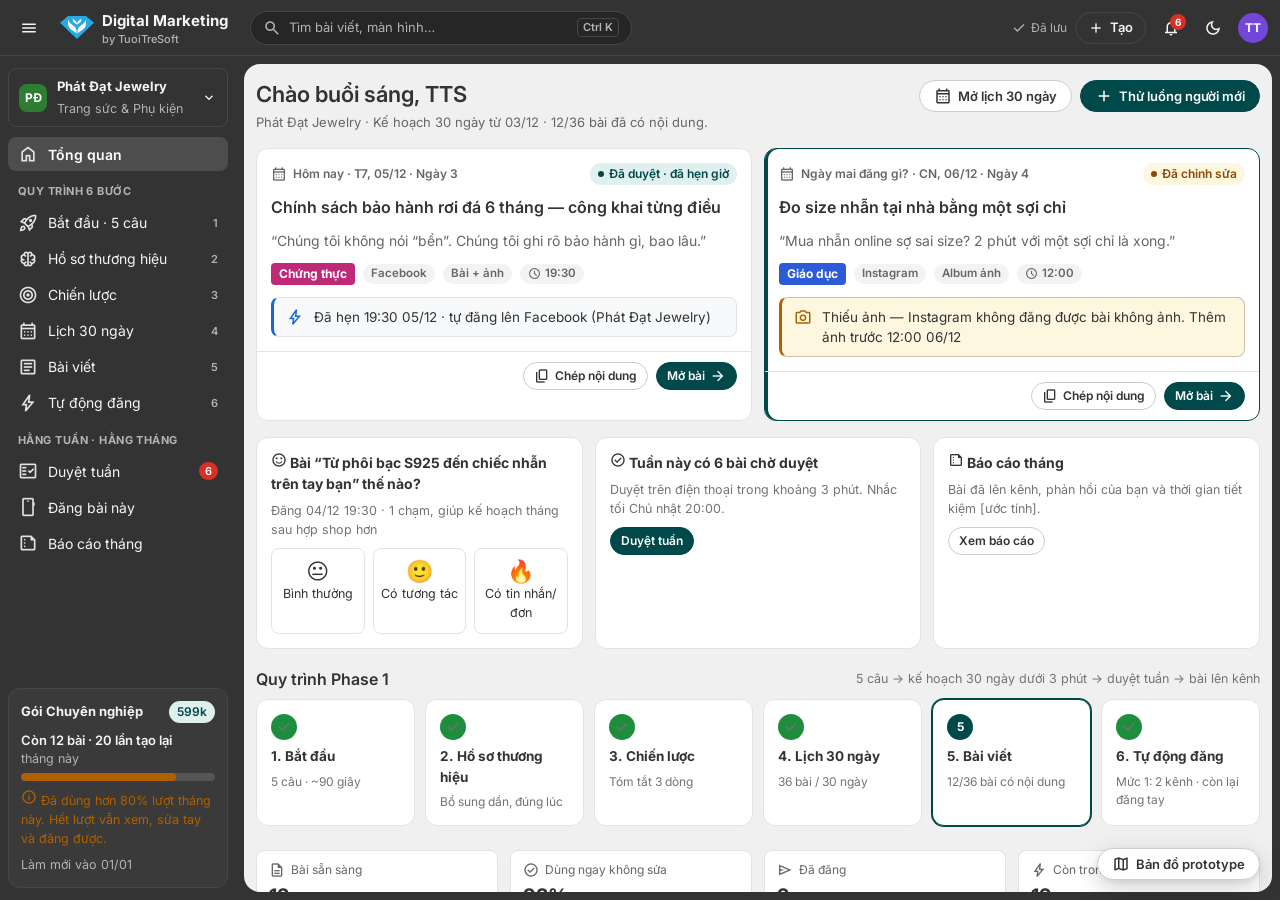
<file: index.html>
<!doctype html>
<html lang="vi">
<head>
  <meta charset="utf-8">
  <meta name="viewport" content="width=device-width, initial-scale=1">
  <title>Tổng quan · Digital Marketing</title>
  <meta name="description" content="Prototype nền tảng Digital Marketing cho SME — hồ sơ thương hiệu, chiến lược, lịch 30 ngày, duyệt tuần, bài viết và workflow tự động đăng bài.">
  <link rel="icon" href="assets/favicon.ico" sizes="any">
  <link rel="icon" href="assets/favicon-32.png" type="image/png" sizes="32x32">
  <link rel="apple-touch-icon" href="assets/apple-touch-icon.png">
  <meta name="theme-color" content="#333333">
  <link rel="preconnect" href="https://fonts.googleapis.com"><link rel="preconnect" href="https://fonts.gstatic.com" crossorigin>
  <link href="https://fonts.googleapis.com/css2?family=Inter:wght@400;500;600;700&family=Be+Vietnam+Pro:wght@400;500;600;700&display=swap" rel="stylesheet">
  <link rel="stylesheet" href="assets/styles.css?v=20261001cal">
  <script src="assets/theme.js?v=20261001cal"></script>
</head>
<body data-page="home">
<main id="page" hidden>
  <div class="page-header">
    <div>
      <h1 id="greet">Chào bạn</h1>
      <p class="subtitle" id="greet-sub"></p>
    </div>
    <div class="actions">
      <a class="btn" href="plan.html"><i data-icon="calendar"></i>Mở lịch 30 ngày</a>
      <a class="btn primary" href="onboarding.html?fresh=1"><i data-icon="plus"></i>Thử luồng người mới</a>
    </div>
  </div>

  <!-- Câu hỏi cốt lõi của SME: ngày mai đăng gì -->
  <div class="grid c2" id="today-cards"></div>
  <div class="grid c3 mt-4" id="nudges"></div>

  <div class="section-title"><h2>Quy trình Phase 1</h2><span class="subtle">5 câu → kế hoạch 30 ngày dưới 3 phút → duyệt tuần → bài lên kênh</span></div>
  <div class="flow" id="flow"></div>

  <div class="grid c4 mt-6" id="kpis"></div>

  <div class="grid c2 mt-6">
    <div class="card">
      <div class="card-head"><h3><i data-icon="layers"></i>Nhóm nội dung tháng này</h3><a class="btn ghost sm" href="strategy.html#pillars">Chỉnh tỷ lệ</a></div>
      <div class="card-body" id="pillar-dist"></div>
    </div>
    <div class="card">
      <div class="card-head"><h3><i data-icon="clock"></i>Hoạt động gần đây</h3></div>
      <div class="card-body"><div class="list" id="activity"></div></div>
    </div>
  </div>
</main>

<script src="assets/data.js?v=20261001cal"></script>
<script src="assets/app.js?v=20261001cal"></script>
<script>
(function () {
  const { state, icon, esc } = MP;
  MP.shell({ active: 'home', template: 'dash', crumbs: ['Tổng quan'] });

  const h = new Date().getHours();
  document.getElementById('greet').textContent = (h < 11 ? 'Chào buổi sáng' : h < 18 ? 'Chào buổi chiều' : 'Chào buổi tối') + ', TTS';
  const all = MP.items();
  const ready = all.filter(i => i.status !== 'planned').length;
  document.getElementById('greet-sub').textContent = `${state.brand.answers.q1.value} · Kế hoạch 30 ngày từ ${MP.fmtDate(state.plan.start, 'short')} · ${ready}/${all.length} bài đã có nội dung.`;

  // Hôm nay / Ngày mai
  const t = MP.today(); const tm = MP.D.addDays(t, 1);
  function dayCard(label, iso, accent) {
    const its = all.filter(i => i.date === iso); const it = its.find(i => i.status !== 'published' && i.status !== 'skipped') || its[0];
    if (!it) return `<div class="card card-pad"><div class="eyebrow">${icon('calendar', 'sm')}${label} · ${MP.fmtDate(iso)}</div><div class="empty" style="padding:20px"><p>Không có bài theo lịch. Tần suất hiện tại: ${state.plan.frequency} bài/tuần.</p></div></div>`;
    const href = `post.html?id=${it.id}`; const ai = MP.autoInfo(it);
    return `<div class="card ${accent ? 'accent' : ''}">
      <div class="card-body stack">
        <div class="row between wrap"><span class="eyebrow" style="margin:0">${icon('calendar', 'sm')}${label} · ${MP.fmtDate(iso)} · Ngày ${it.day}${its.length > 1 ? ` · <a href="plan.html?cal=day&ngay=${iso}">${its.length} bài trong ngày</a>` : ''}</span>${MP.statusBadge(it.status)}</div>
        <h2>${esc(it.title)}</h2>
        <p class="muted">${esc(MP.quoteHook(it.hook))}</p>
        <div class="row wrap">${MP.pillarBadge(it.pillar)}${MP.channelBadge(it.channel)}${MP.formatBadge(it.format)}<span class="badge outline">${icon('clock')}${it.time}</span></div>
        <div class="callout ${ai.cls === 'warning' ? 'warning' : ai.cls === 'success' ? 'success' : ''}" style="padding:9px 12px">${icon(ai.icon)}<div>${esc(ai.text)}</div></div>
      </div>
      <div class="card-foot">
        ${it.content ? `<button class="btn sm" data-copy="${it.id}">${icon('copy', 'sm')}Chép nội dung</button>` : ''}
        <a class="btn primary sm" href="${href}">${it.content ? 'Mở bài' : 'Sinh nội dung'}${icon('arrowRight', 'sm')}</a>
      </div></div>`;
  }
  document.getElementById('today-cards').innerHTML = dayCard('Hôm nay', t, false) + dayCard('Ngày mai đăng gì?', tm, true);
  document.querySelectorAll('[data-copy]').forEach(b => b.onclick = () => { const it = MP.poolItem(b.dataset.copy); MP.copy(it.content.caption + '\n\n' + it.content.hashtags.join(' '), b); const x = MP.item(it.id); if (MP.autoInfo(x).kind === 'auto') setTimeout(() => MP.toast('Bài này sẽ tự đăng lúc ' + x.time + '. Nếu bạn tự đăng, mở bài và bấm “Tôi đã tự đăng” để tránh trùng', 'alert'), 1500); });

  // Flow 6 bước
  const A = state.automation; const pub = all.filter(i => i.status === 'published').length;
  const conn = Object.keys(MP.D.CHANNELS).filter(k => MP.D.CHANNELS[k].level === 1 && A.connections[k].connected).length;
  const steps = [
    { n: 1, t: 'Bắt đầu', s: '5 câu · ~90 giây', href: 'onboarding.html', st: 'done' },
    { n: 2, t: 'Hồ sơ thương hiệu', s: 'Bổ sung dần, đúng lúc', href: 'brand.html', st: 'done' },
    { n: 3, t: 'Chiến lược', s: 'Tóm tắt 3 dòng', href: 'strategy.html', st: 'done' },
    { n: 4, t: 'Lịch 30 ngày', s: `${all.length} bài / 30 ngày`, href: 'plan.html', st: 'done' },
    { n: 5, t: 'Bài viết', s: `${ready}/${all.length} bài có nội dung`, href: 'post.html', st: ready < all.length ? 'current' : 'done' },
    { n: 6, t: 'Tự động đăng', s: A.enabled ? `Mức 1: ${conn} kênh · còn lại đăng tay` : 'Đang tắt', href: 'automation.html', st: A.enabled ? 'done' : 'current' }
  ];
  document.getElementById('flow').innerHTML = steps.map(s => `<a class="flow-step ${s.st}" href="${s.href}" ${s.st === 'locked' ? 'aria-disabled="true" onclick="return false"' : ''}>
    <span class="n">${s.st === 'done' ? icon('check', 'sm') : s.st === 'locked' ? icon('lock', 'sm') : s.n}</span><b>${s.n}. ${s.t}</b><span>${s.s}</span></a>`).join('');

  // ---------- Việc nên làm (CL-16, CL-13, CL-05) ----------
  const nud = [];
  const noFb = all.filter(i => i.status === 'published' && !i.feedback).pop();
  if (noFb) nud.push(`<div class="card card-pad stack sm"><b>${icon('smile', 'sm')} Bài “${esc(noFb.title)}” thế nào?</b><span class="subtle">Đăng ${esc(MP.autoInfo(noFb).text.split('·')[1] || '')} · 1 chạm, giúp kế hoạch tháng sau hợp shop hơn</span>
    <div class="fb-btns">${[['meh', '😐', 'Bình thường'], ['ok', '🙂', 'Có tương tác'], ['fire', '🔥', 'Có tin nhắn/đơn']].map(f => `<button type="button" data-fb="${f[0]}" data-id="${noFb.id}"><span class="em">${f[1]}</span>${f[2]}</button>`).join('')}</div></div>`);
  const wk = all.filter(i => i.content && ['generated', 'edited'].includes(i.status) && i.date >= t && i.date <= MP.D.addDays(t, 6)).length;
  if (wk) nud.push(`<div class="card card-pad stack sm"><b>${icon('checkCircle', 'sm')} Tuần này có ${wk} bài chờ duyệt</b><span class="subtle">Duyệt trên điện thoại trong khoảng 3 phút. Nhắc tối Chủ nhật ${esc(state.notify.weeklyTime)}.</span><a class="btn primary sm" href="review.html" style="align-self:flex-start">Duyệt tuần</a></div>`);
  const t2 = MP.D.TIER2.find(x => { const a = state.brand.answers[x.id]; return !(a && (Array.isArray(a.value) ? a.value.length : a.value)); });
  nud.push(t2 ? `<div class="card card-pad stack sm"><b>${icon('brain', 'sm')} Hồ sơ còn thiếu 1 câu quan trọng</b><span class="subtle">${esc(MP.D.QUESTIONS.find(q => q.id === t2.id).label)} → ${esc(t2.impact)}</span><a class="btn sm" href="brand.html#${t2.id}" style="align-self:flex-start">Điền ngay</a></div>`
    : `<div class="card card-pad stack sm"><b>${icon('report', 'sm')} Báo cáo tháng</b><span class="subtle">Bài đã lên kênh, phản hồi của bạn và thời gian tiết kiệm [ước tính].</span><a class="btn sm" href="report.html" style="align-self:flex-start">Xem báo cáo</a></div>`);
  document.getElementById('nudges').innerHTML = nud.join('');
  document.querySelectorAll('[data-fb]').forEach(b => b.onclick = () => { const p = MP.poolItem(b.dataset.id); p.feedback = { v: b.dataset.fb, at: new Date().toISOString() }; MP.track('feedback', { ngày: MP.item(p.id).day, giá_trị: b.dataset.fb, nguồn: 'tổng quan' }); MP.save(); location.reload(); });

  // KPI
  const q = MP.quota();
  const approved = all.filter(i => i.status === 'approved').length;
  const noEdit = all.filter(i => i.status !== 'planned' && !i.edited).length;
  const kpis = [
    { l: 'Bài sẵn sàng', v: `${ready}<span class="subtle"> / ${all.length}</span>`, ic: 'file', sub: `${approved} bài đã duyệt` },
    { l: 'Dùng ngay không sửa', v: ready ? Math.round(noEdit / ready * 100) + '%' : '—', ic: 'checkCircle', sub: 'Mục tiêu gate GĐ 1: ≥ 50%' },
    { l: 'Đã đăng', v: pub + `<span class="subtle"> / ${all.length}</span>`, ic: 'send', sub: `${all.filter(i => i.status === 'approved').length} bài đã duyệt đang chờ đến giờ` },
    q.mode === 'trial' ? { l: 'Dùng thử', v: MP.trialDaysLeft() + '<span class="subtle"> ngày</span>', ic: 'zap', sub: 'nội dung đầy đủ 7 bài đầu' } : { l: 'Còn trong tháng', v: `${q.posts.left}<span class="subtle"> bài</span>`, ic: 'zap', sub: `${q.regen.left} lần tạo lại · làm mới ngày 01` }
  ];
  document.getElementById('kpis').innerHTML = kpis.map(k => `<div class="card kpi"><div class="l">${icon(k.ic, 'sm')}${k.l}</div><div class="v">${k.v}</div><div class="subtle">${k.sub}</div></div>`).join('');

  // Pillar distribution
  const n = all.length;
  const rows = state.strategy.pillars.map(p => {
    const actual = all.filter(i => i.pillar === p.id).length;
    const pct = Math.round(actual / n * 100); const P = MP.D.PILLARS[p.id];
    return { p, P, actual, pct };
  });
  document.getElementById('pillar-dist').innerHTML =
    `<div class="ratio-bar mb-4" role="img" aria-label="Phân bổ nhóm nội dung">${rows.map(r => `<span class="bg-${r.p.id}" style="width:${r.pct}%" title="${r.P.name} ${r.pct}%"></span>`).join('')}</div>` +
    rows.map(r => `<div class="list-item"><span class="ic-box ${r.p.id}">${icon(r.P.icon, 'sm')}</span><div class="grow"><b>${r.P.name}</b><div class="subtle">${r.P.desc}</div></div><div style="text-align:right"><b>${r.actual} bài · ${r.pct}%</b><div class="subtle">Mục tiêu ${r.p.ratio}%</div></div></div>`).join('');

  document.getElementById('activity').innerHTML = state.activity.slice(0, 6).map(a => `<div class="list-item"><span class="ic-box">${icon(a.icon, 'sm')}</span><div class="grow">${esc(a.text)}</div><span class="subtle nowrap">${MP.ago(a.t)}</span></div>`).join('');
})();
</script>
</body>
</html>
</file>
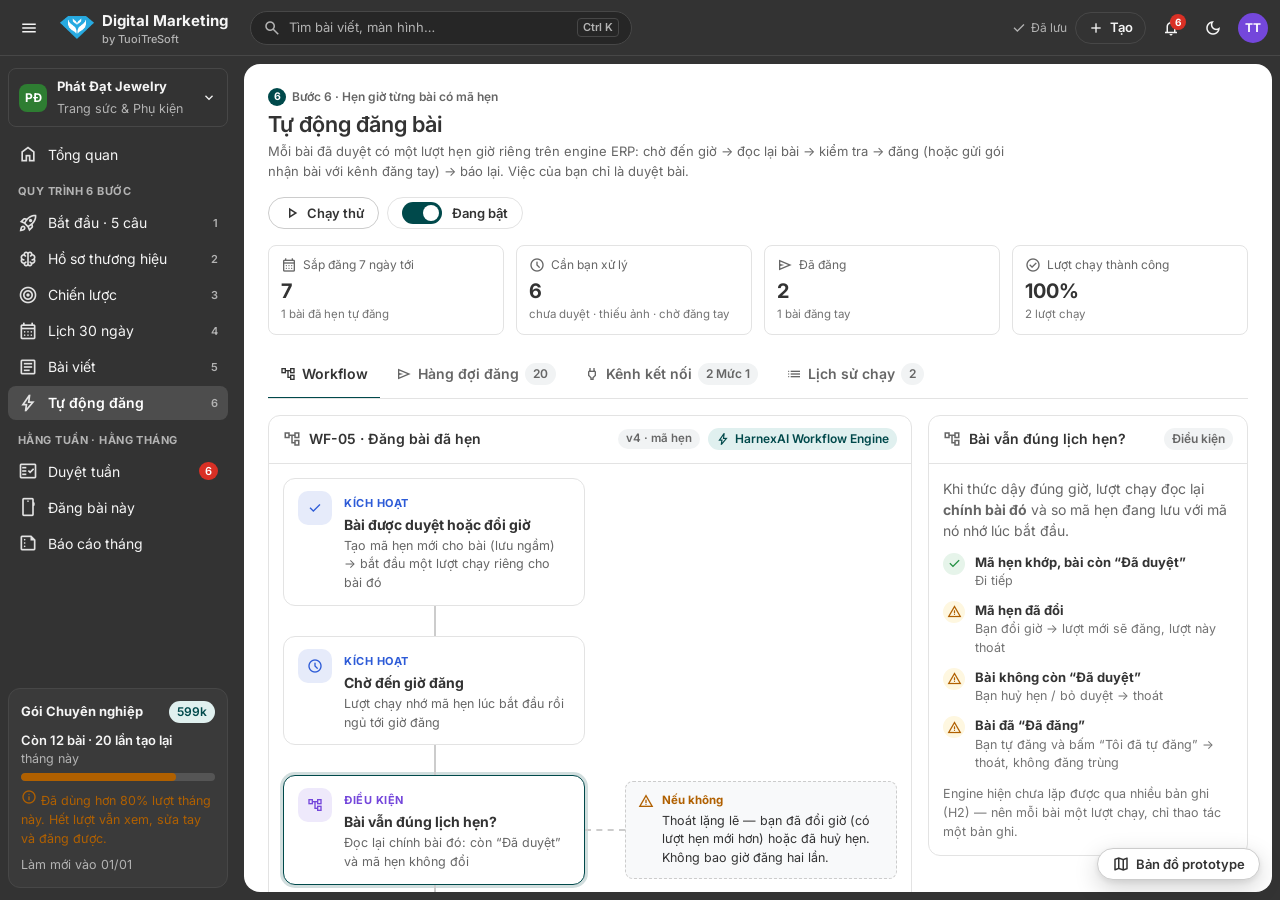
<file: automation.html>
<!doctype html>
<html lang="vi">
<head>
  <meta charset="utf-8">
  <meta name="viewport" content="width=device-width, initial-scale=1">
  <title>Tự động đăng bài · Digital Marketing</title>
  <link rel="icon" href="assets/favicon.ico" sizes="any">
  <link rel="icon" href="assets/favicon-32.png" type="image/png" sizes="32x32">
  <link rel="apple-touch-icon" href="assets/apple-touch-icon.png">
  <meta name="theme-color" content="#333333">
  <link rel="preconnect" href="https://fonts.googleapis.com"><link rel="preconnect" href="https://fonts.gstatic.com" crossorigin>
  <link href="https://fonts.googleapis.com/css2?family=Inter:wght@400;500;600;700&family=Be+Vietnam+Pro:wght@400;500;600;700&display=swap" rel="stylesheet">
  <link rel="stylesheet" href="assets/styles.css?v=20261001cal">
  <script src="assets/theme.js?v=20261001cal"></script>
</head>
<body data-page="automation">
<main id="page" hidden>
  <div class="page-header">
    <div>
      <div class="eyebrow"><span class="step-dot">6</span>Bước 6 · Hẹn giờ từng bài có mã hẹn</div>
      <h1>Tự động đăng bài</h1>
      <p class="subtitle">Mỗi bài đã duyệt có một lượt hẹn giờ riêng trên engine ERP: chờ đến giờ → đọc lại bài → kiểm tra → đăng (hoặc gửi gói nhận bài với kênh đăng tay) → báo lại. Việc của bạn chỉ là duyệt bài.</p>
    </div>
    <div class="actions">
      <button class="btn" id="dry-run"><i data-icon="play"></i>Chạy thử</button>
      <button class="btn switch" id="toggle" role="switch" aria-checked="true" style="padding:0 14px;border:1px solid var(--border);background:var(--surface)"><span class="track"></span><span id="toggle-label">Đang bật</span></button>
    </div>
  </div>

  <div class="grid c4 mb-4" id="kpis"></div>

  <div class="tabs" role="tablist">
    <button role="tab" aria-selected="true" data-tab="wf"><i data-icon="branch" class="sm"></i>Workflow</button>
    <button role="tab" aria-selected="false" data-tab="queue"><i data-icon="send" class="sm"></i>Hàng đợi đăng <span class="badge" id="q-count"></span></button>
    <button role="tab" aria-selected="false" data-tab="conn"><i data-icon="plug" class="sm"></i>Kênh kết nối <span class="badge" id="c-count"></span></button>
    <button role="tab" aria-selected="false" data-tab="runs"><i data-icon="list" class="sm"></i>Lịch sử chạy <span class="badge" id="r-count"></span></button>
  </div>

  <section data-panel="wf">
    <div class="split">
      <div class="card">
        <div class="card-head"><h3><i data-icon="branch"></i>WF-05 · Đăng bài đã hẹn</h3><span class="row"><span class="badge outline">v4 · mã hẹn</span><span class="badge primary hide-sm"><i data-icon="zap"></i>HarnexAI Workflow Engine</span></span></div>
        <div class="card-body"><div class="wf" id="wf"></div></div>
        <div class="card-foot" style="justify-content:space-between"><span class="subtle">Bấm vào từng bước để xem và chỉnh cấu hình</span><button class="btn sm" disabled title="Có khi merge với HarnexAI">Mở trong trình dựng workflow</button></div>
      </div>
      <aside class="card sticky-side" id="cfg"></aside>
    </div>
  </section>

  <section data-panel="queue" hidden><div class="card"><div id="queue"></div></div></section>

  <section data-panel="conn" hidden>
    <div class="callout mb-4"><i data-icon="info"></i><div><b>Thang kênh đăng.</b> Mức 1 — tự đăng Facebook Page/Instagram qua <b>app Meta của công ty TTS</b> (cần cấp quyền 1 lần). Mức 0 — đăng tay: đến giờ gửi <b>gói nhận bài</b> (thông báo đẩy/email kèm link “Đăng bài này”), bạn đăng trong 5 chạm. Token hết hạn hoặc app chưa được duyệt → tự lùi về Mức 0, không bỏ bài.</div></div>
    <div class="grid c3" id="conns"></div>
  </section>

  <section data-panel="runs" hidden><div class="card"><div class="table-wrap" id="runs"></div></div></section>
</main>

<script src="assets/data.js?v=20261001cal"></script>
<script src="assets/app.js?v=20261001cal"></script>
<script>
(function () {
  const { D, state, icon, esc } = MP;
  MP.shell({ active: 'automation', crumbs: ['Quy trình', 'Tự động đăng'] });
  const A = state.automation;
  let sel = 'recheck';

  // ---------- Tabs ----------
  function showTab(k) {
    document.querySelectorAll('[data-tab]').forEach(x => x.setAttribute('aria-selected', x.dataset.tab === k));
    document.querySelectorAll('[data-panel]').forEach(p => p.hidden = p.dataset.panel !== k);
    try { history.replaceState(null, '', '#' + k); } catch (e) {}
  }
  document.querySelectorAll('[data-tab]').forEach(t => t.onclick = () => showTab(t.dataset.tab));

  // ---------- Định nghĩa workflow (CL-11 v3: mỗi bài một run, chỉ thao tác một bản ghi) ----------
  const KIND = { trigger: ['Kích hoạt', 'clock'], cond: ['Điều kiện', 'branch'], action: ['Hành động', 'zap'], notify: ['Thông báo', 'bell'] };
  function nodes() {
    const lv0 = Object.keys(D.CHANNELS).filter(k => D.CHANNELS[k].level === 0 || !A.connections[k].connected).map(k => D.CHANNELS[k].name);
    return [
      { id: 'trigger', kind: 'trigger', icon: 'check', title: 'Bài được duyệt hoặc đổi giờ', desc: 'Tạo mã hẹn mới cho bài (lưu ngầm) → bắt đầu một lượt chạy riêng cho bài đó' },
      { id: 'wait', kind: 'trigger', icon: 'clock', title: 'Chờ đến giờ đăng', desc: 'Lượt chạy nhớ mã hẹn lúc bắt đầu rồi ngủ tới giờ đăng' },
      { id: 'recheck', kind: 'cond', icon: 'branch', title: 'Bài vẫn đúng lịch hẹn?', desc: 'Đọc lại chính bài đó: còn “Đã duyệt” và mã hẹn không đổi', yes: 'Đúng',
        branch: { label: 'Không', text: 'Thoát lặng lẽ — bạn đã đổi giờ (có lượt hẹn mới hơn) hoặc đã huỷ hẹn. Không bao giờ đăng hai lần.' } },
      { id: 'checks', kind: 'action', icon: 'shield', title: 'Kiểm tra trước khi đăng', desc: 'Từ Cấm · cảnh báo đã xác nhận · có ảnh nếu kênh bắt buộc · độ dài · không trùng khung giờ trên kênh (1 bài/khung 1 tiếng)', yes: 'Đạt',
        branch: { label: 'Không đạt', text: 'Tạm dừng bài này, báo bạn lý do + gợi ý sửa 1 chạm.' } },
      { id: 'channel', kind: 'cond', icon: 'plug', title: 'Kênh tự đăng được (Mức 1)?', desc: 'Facebook/Instagram qua app Meta của TTS, token còn hạn', yes: 'Mức 1',
        branch: { label: 'Mức 0 · đăng tay', text: 'Gửi gói nhận bài qua ' + MP.notifyText() + ' (link “Đăng bài này”). Mở link → Đã nhận. Quá giờ 30 phút chưa đăng → nhắc 1 lần: “Đã đăng / Bỏ qua”.' + (lv0.length ? ' Hiện áp dụng cho ' + lv0.join(', ') + '.' : '') } },
      { id: 'publish', kind: 'action', icon: 'send', title: 'Khoá bài & đăng lên kênh', desc: 'Khoá “Đang đăng” trước khi gọi Meta để không đăng trùng', yes: 'Thành công',
        branch: { label: 'Lỗi', text: 'Chắc chắn chưa gửi (mạng, 5xx, token) → thử lại 30 giây / 2 phút / 10 phút. Không rõ đã lên chưa (hết thời gian chờ) → “Cần kiểm tra” + báo bạn 2 nút.' } },
      { id: 'update', kind: 'action', icon: 'calendar', title: 'Cập nhật lịch', desc: '“Đã đăng”, lưu link bài và giờ lên kênh thật' },
      { id: 'notify', kind: 'notify', icon: 'bell', title: 'Báo lại cho bạn', desc: MP.notifyText() }
    ];
  }

  function renderWF() {
    const N = nodes();
    document.getElementById('wf').innerHTML = N.map((n, i) => {
      const k = KIND[n.kind];
      const node = `<button type="button" class="wf-node ${n.kind}" data-node="${n.id}" aria-pressed="${sel === n.id}">
        <span class="ic-box">${icon(n.icon, 'sm')}</span><span class="grow"><span class="k">${k[0]}</span><b>${esc(n.title)}</b><p>${esc(n.desc)}</p></span></button>`;
      const row = n.branch
        ? `<div class="wf-row">${node}<div class="wf-link"></div><div class="wf-branch">${icon('alert', 'sm')}<span><span class="bl">Nếu ${esc(n.branch.label.toLowerCase())}</span>${esc(n.branch.text)}</span></div></div>`
        : `<div class="wf-row solo">${node}<div></div><div></div></div>`;
      const conn = `<div class="wf-conn"><div>${n.yes ? '<span>' + esc(n.yes) + '</span>' : ''}</div><div></div><div></div></div>`;
      return row + conn;
    }).join('') + `<div class="wf-row solo"><div class="wf-node end">${icon('checkCircle', 'sm')}Kết thúc</div><div></div><div></div></div>`;
    document.querySelectorAll('[data-node]').forEach(b => b.onclick = () => { sel = b.dataset.node; renderWF(); renderCfg(); });
  }

  // ---------- Cấu hình từng bước ----------
  function renderCfg() {
    const n = nodes().find(x => x.id === sel); const box = document.getElementById('cfg'); const N = state.notify;
    let body = '';
    if (sel === 'trigger') body = `<p class="muted">Mỗi lần bạn <b>duyệt</b> hoặc <b>đổi giờ</b> một bài, hệ thống ghi một mã hẹn mới vào bài. Bạn không thấy mã này — màn Bài viết chỉ hiện “Đã hẹn 19:30 · 20/10” và nút “Huỷ hẹn”.</p>
      <div class="stack sm mt-3"><label class="radio-card"><input type="radio" checked disabled><span><b>Chỉ đăng bài tôi đã duyệt</b><div class="subtle">Mặc định của Phase 1.</div></span></label>
      <label class="radio-card" style="opacity:.55"><input type="radio" disabled><span><b>Tự đăng theo nhóm nội dung khi đủ tin cậy</b> <span class="badge">Phase 2</span><div class="subtle">Để sau: cần 10 bài đạt kiểm liên tiếp, không lỗi từ Cấm.</div></span></label></div>`;
    if (sel === 'wait') body = `<dl class="kv"><dt>Múi giờ</dt><dd>Asia/Ho_Chi_Minh</dd><dt>Nguồn</dt><dd><a href="plan.html">Lịch 30 ngày</a></dd><dt>Nhắc duyệt</dt><dd>Duyệt tuần tối CN ${esc(N.weeklyTime)} + 1 lần trước giờ đăng</dd></dl>
      <div class="field mt-3"><label for="rb">Nhắc bài chưa duyệt trước giờ đăng</label><select class="select" id="rb">${[60, 120, 240, 720].map(m => `<option value="${m}" ${A.remindBefore === m ? 'selected' : ''}>${m / 60} tiếng (tối đa 1 lần/ngày)</option>`).join('')}</select></div>
      <p class="subtle mt-3">Giờ mặc định: Facebook 19:30 · Instagram 12:00 · Zalo OA 09:00. Đổi giờ cho từng bài ở màn Bài viết.</p>`;
    if (sel === 'recheck') body = `<p class="muted">Khi thức dậy đúng giờ, lượt chạy đọc lại <b>chính bài đó</b> và so mã hẹn đang lưu với mã nó nhớ lúc bắt đầu.</p>
      <div class="checks mt-3">${[['ok', 'Mã hẹn khớp, bài còn “Đã duyệt”', 'Đi tiếp'], ['warn', 'Mã hẹn đã đổi', 'Bạn đổi giờ → lượt mới sẽ đăng, lượt này thoát'], ['warn', 'Bài không còn “Đã duyệt”', 'Bạn huỷ hẹn / bỏ duyệt → thoát'], ['warn', 'Bài đã “Đã đăng”', 'Bạn tự đăng và bấm “Tôi đã tự đăng” → thoát, không đăng trùng']].map(r => `<div class="check-item ${r[0]}"><span class="ci-ic">${icon(r[0] === 'ok' ? 'check' : 'alert')}</span><div><b>${r[1]}</b><div class="subtle">${r[2]}</div></div></div>`).join('')}</div>
      <p class="subtle mt-3">Engine hiện chưa lặp được qua nhiều bản ghi (H2) — nên mỗi bài một lượt chạy, chỉ thao tác một bản ghi.</p>`;
    if (sel === 'checks') body = `<div class="checks">${['Không có từ Cấm (' + state.brand.forbidden.filter(f => f.level === 'ban' && f.on !== false).length + ' mục)', 'Từ Cảnh báo đã được bạn xác nhận', 'Có ảnh nếu kênh bắt buộc (Instagram)', 'Nhắc ít nhất 1 thông tin thật từ hồ sơ', 'Độ dài và số hashtag đúng chuẩn kênh'].map(t => `<div class="check-item ok"><span class="ci-ic">${icon('check')}</span><div><b>${esc(t)}</b></div></div>`).join('')}</div>
      <p class="subtle mt-3">Cùng bộ kiểm với màn Bài viết — chạy lại ngay trước khi đăng, phòng khi bạn sửa bài sau khi duyệt.</p>`;
    if (sel === 'channel') body = `<div class="list">${Object.keys(D.CHANNELS).map(k => { const c = A.connections[k]; const C = D.CHANNELS[k]; const l1 = C.level === 1 && c.connected; return `<div class="list-item"><div class="grow"><b>${C.name}</b><div class="subtle">${l1 ? esc(c.account) + ' · ' + esc(C.via) : C.level === 0 ? esc(C.via) : 'Chưa cấp quyền → tạm đăng tay'}</div></div><span class="badge ${l1 ? 'success' : 'warning'}">${l1 ? 'Mức 1' : 'Mức 0'}</span></div>`; }).join('')}</div>
      <button class="btn sm mt-3" data-goto="conn">${icon('plug', 'sm')}Quản lý kênh kết nối</button> <a class="btn sm ghost mt-3" href="publish.html">${icon('phone', 'sm')}Xem màn “Đăng bài này”</a>`;
    if (sel === 'publish') body = `<div class="field"><label for="rt">Số lần thử lại khi chắc chắn chưa gửi</label><select class="select" id="rt">${[1, 3, 5].map(r => `<option value="${r}" ${A.retries === r ? 'selected' : ''}>${r} lần</option>`).join('')}</select><p class="hint">Cách nhau 30 giây → 2 phút → 10 phút. Lỗi ở bước này không làm chạy lại các bước trước.</p></div>
      <div class="callout mt-3">${icon('alert')}<div><b>Không rõ kết quả</b> (Meta không trả lời kịp): không tự đăng lại để tránh trùng — bài chuyển “Cần kiểm tra” và bạn nhận thông báo 2 nút.<div class="mt-2"><button class="btn sm" id="sim-check">${icon('play', 'sm')}Mô phỏng “Cần kiểm tra”</button></div></div></div>`;
    if (sel === 'update') body = `<p class="muted">Sau khi đăng thành công, bài chuyển <b>Đã đăng</b>, lưu link và giờ lên kênh thật. 24 giờ sau hỏi bạn 1 câu “Bài này thế nào?” (😐 🙂 🔥) — dữ liệu cho Báo cáo tháng.</p>`;
    if (sel === 'notify') body = `<div class="stack">
      <label class="check"><input type="checkbox" id="np" ${N.push ? 'checked' : ''}>${icon('bell', 'sm')}Thông báo đẩy <span class="badge primary">Mặc định</span></label>
      <label class="check"><input type="checkbox" id="ne" ${N.email ? 'checked' : ''}>${icon('mail', 'sm')}Email <span class="badge">Dự phòng</span></label>
      <label class="check"><input type="checkbox" id="nt" ${N.telegram ? 'checked' : ''}>${icon('send', 'sm')}Telegram <span class="badge">Tuỳ chọn</span></label>
      <label class="check" style="opacity:.55"><input type="checkbox" disabled>${icon('message', 'sm')}Zalo OA <span class="badge">Chưa có</span></label>
      <p class="subtle">Báo khi: bài cần bạn đăng tay · Duyệt tuần (tối CN ${esc(N.weeklyTime)}) · đăng lỗi / cần kiểm tra · token kênh sắp hết hạn · phản hồi 24h.</p>
      <div class="card card-pad" style="background:var(--surface-2)"><b>Đo riêng từng bước (mẫu)</b><dl class="kv mt-2" style="grid-template-columns:140px 1fr"><dt>Bật thông báo</dt><dd>${N.stats.enabled}% khách</dd><dt>Mở thông báo</dt><dd>${N.stats.opened}%</dd><dt>Làm xong việc</dt><dd>${N.stats.done}%</dd></dl></div></div>`;
    box.innerHTML = `<div class="card-head"><h3>${icon(n.icon)}${esc(n.title)}</h3><span class="badge">${KIND[n.kind][0]}</span></div><div class="card-body">${body}</div>`;
    const save = msg => { MP.save(); renderWF(); renderCfg(); renderKpis(); renderQueue(); MP.toast(msg || 'Đã lưu cấu hình'); };
    const on = (id, fn) => { const el = box.querySelector('#' + id); if (el) el.onchange = () => fn(el); };
    on('rb', el => { A.remindBefore = Number(el.value); save(); });
    on('rt', el => { A.retries = Number(el.value); save(); });
    on('np', el => { N.push = el.checked; save(); });
    on('ne', el => { N.email = el.checked; save(); });
    on('nt', el => { N.telegram = el.checked; save(); });
    box.querySelectorAll('[data-goto]').forEach(b => b.onclick = () => showTab(b.dataset.goto));
    const sc = box.querySelector('#sim-check'); if (sc) sc.onclick = simNeedCheck;
  }
  // CL-11 v3: đăng không rõ kết quả → Cần kiểm tra, 2 nút
  function simNeedCheck() {
    const it = MP.items().find(i => i.status === 'approved') || MP.items().find(i => i.content && i.status !== 'published');
    if (!it) return MP.toast('Chưa có bài nào để mô phỏng', 'alert');
    const p = MP.poolItem(it.id); p.status = 'needcheck'; MP.save(); refresh();
    const m = MP.modal({ title: 'Cần kiểm tra: bài ngày ' + it.day, subtitle: D.CHANNELS[it.channel].name + ' không trả lời kịp — chưa rõ bài đã lên hay chưa. Hệ thống không tự đăng lại để tránh trùng.',
      body: `<div class="callout warning">${icon('bell')}<div>Đây là nội dung thông báo bạn nhận: “Bài ‘${esc(it.title)}’ có thể chưa lên. Mở ${esc(D.CHANNELS[it.channel].name)} kiểm tra giúp nhé.”</div></div><div class="field mt-3"><label for="ck-link">Link bài (nếu đã lên)</label><input class="input" id="ck-link" placeholder="https://facebook.com/..."></div>`,
      foot: '<button class="btn" data-again>' + icon('refresh', 'sm') + 'Chưa lên — đăng lại</button><button class="btn primary" data-ok>' + icon('check', 'sm') + 'Bài đã lên — lưu link</button>' });
    m.el.querySelector('[data-ok]').onclick = () => { p.status = 'published'; p.url = m.el.querySelector('#ck-link').value || null; p.publishedAt = D.isoDate(new Date()) + 'T' + new Date().toTimeString().slice(0, 5); MP.track('needcheck_resolved', { kết_quả: 'đã lên' }); MP.save(); m.close(); refresh(); MP.toast('Đã ghi nhận bài đã lên'); };
    m.el.querySelector('[data-again]').onclick = () => { p.status = 'approved'; p.maHen = Math.random().toString(36).slice(2, 8); MP.track('needcheck_resolved', { kết_quả: 'đăng lại' }); MP.save(); m.close(); refresh(); MP.toast('Đã tạo lượt hẹn mới để đăng lại', 'refresh'); };
  }

  // ---------- KPI ----------
  function renderKpis() {
    const all = MP.items(); const t = MP.today(); const week = D.addDays(t, 6);
    const upcoming = all.filter(i => i.date >= t && i.date <= week && i.status !== 'published');
    const needAppr = upcoming.filter(i => ['approval', 'nocontent', 'noimage', 'needcheck', 'received'].includes(MP.autoInfo(i).kind)).length;
    const pub = all.filter(i => i.status === 'published').length;
    const ok = A.runs.filter(r => r.result === 'success' || r.result === 'manual').length;
    const k = [
      { l: 'Sắp đăng 7 ngày tới', v: upcoming.length, ic: 'calendar', sub: upcoming.filter(i => MP.autoInfo(i).kind === 'auto').length + ' bài đã hẹn tự đăng' },
      { l: 'Cần bạn xử lý', v: needAppr, ic: 'clock', sub: 'chưa duyệt · thiếu ảnh · chờ đăng tay' },
      { l: 'Đã đăng', v: pub, ic: 'send', sub: A.runs.filter(r => r.result === 'manual').length + ' bài đăng tay' },
      { l: 'Lượt chạy thành công', v: A.runs.length ? Math.round(ok / A.runs.length * 100) + '%' : '—', ic: 'checkCircle', sub: A.runs.length + ' lượt chạy' }
    ];
    document.getElementById('kpis').innerHTML = k.map(x => `<div class="card kpi"><div class="l">${icon(x.ic, 'sm')}${x.l}</div><div class="v">${x.v}</div><div class="subtle">${x.sub}</div></div>`).join('');
    const tg = document.getElementById('toggle'); tg.setAttribute('aria-checked', A.enabled); document.getElementById('toggle-label').textContent = A.enabled ? 'Đang bật' : 'Đang tắt';
    document.getElementById('q-count').textContent = all.filter(i => i.date >= t && i.date <= D.addDays(t, 13) && i.status !== 'published').length;
    document.getElementById('c-count').textContent = Object.keys(D.CHANNELS).filter(k => D.CHANNELS[k].level === 1 && A.connections[k].connected).length + ' Mức 1';
    document.getElementById('r-count').textContent = A.runs.length;
  }

  // ---------- Hàng đợi ----------
  function renderQueue() {
    const t = MP.today(); const end = D.addDays(t, 13);
    const rows = MP.items().filter(i => i.date >= t && i.date <= end && i.status !== 'published');
    if (!rows.length) { document.getElementById('queue').innerHTML = `<div class="empty"><div class="em-ic">${icon('send', 'xl')}</div><h3>Hàng đợi trống</h3><p>Không có bài nào cần đăng trong 14 ngày tới.</p></div>`; return; }
    document.getElementById('queue').innerHTML = `<div class="table-wrap"><table class="table"><thead><tr><th>Giờ đăng</th><th>Bài</th><th>Kênh</th><th>Workflow sẽ làm gì</th><th></th></tr></thead><tbody>` +
      rows.map(it => { const ai = MP.autoInfo(it);
        const act = ai.kind === 'auto' ? `<button class="btn sm ghost" data-unsched="${it.id}">${icon('x', 'sm')}Huỷ hẹn</button><button class="btn sm ghost" data-self="${it.id}" title="Bạn đã tự đăng tay — huỷ lượt hẹn để tránh trùng">${icon('check', 'sm')}Đã tự đăng</button><button class="btn sm" data-now="${it.id}">${icon('send', 'sm')}Đăng ngay</button>`
          : ai.kind === 'missed' && it.status === 'approved' ? `<button class="btn sm" data-now="${it.id}">${icon('send', 'sm')}Đăng ngay</button>`
          : ai.kind === 'approval' ? `<button class="btn sm primary" data-appr="${it.id}">${icon('check', 'sm')}Duyệt</button>`
          : ai.kind === 'manual' ? `<button class="btn sm" data-now="${it.id}">${icon('phone', 'sm')}Gửi gói nhận bài</button>`
          : ai.kind === 'received' ? `<a class="btn sm" href="publish.html?id=${it.id}">${icon('phone', 'sm')}Mở “Đăng bài này”</a>`
          : ai.kind === 'noimage' ? `<a class="btn sm" href="post.html?id=${it.id}">${icon('camera', 'sm')}Thêm ảnh</a>`
          : ai.kind === 'needcheck' ? `<button class="btn sm primary" data-check="${it.id}">${icon('alert', 'sm')}Kiểm tra</button>`
          : ai.kind === 'nocontent' ? `<a class="btn sm" href="post.html?id=${it.id}">${icon('sparkles', 'sm')}Viết bài</a>` : '';
        return `<tr data-href="post.html?id=${it.id}">
          <td class="nowrap"><b>${it.time}</b><div class="subtle">${MP.fmtDate(it.date)}${it.date === t ? ' · Hôm nay' : ''}</div></td>
          <td><div class="cell-title">${esc(it.title)}</div><div class="row mt-1">${MP.pillarBadge(it.pillar)}${MP.statusBadge(it.status)}</div></td>
          <td>${MP.channelBadge(it.channel)}</td>
          <td style="min-width:240px"><span class="badge ${ai.cls}">${icon(ai.icon)}${MP.KIND_LABEL[ai.kind] || ''}</span><div class="subtle mt-1">${esc(ai.text)}</div></td>
          <td class="nowrap" style="text-align:right">${act}</td></tr>`; }).join('') + '</tbody></table></div>';
    const q = document.getElementById('queue');
    q.querySelectorAll('tr[data-href]').forEach(tr => tr.onclick = e => { if (!e.target.closest('button, a')) location.href = tr.dataset.href; });
    q.querySelectorAll('[data-appr]').forEach(b => b.onclick = () => { const it = MP.item(b.dataset.appr); const c = MP.passCheck(it); if (!c.ok) { MP.toast(c.reason + ' — mở bài để xử lý', 'alert'); return; } const p = MP.poolItem(it.id); p.status = 'approved'; p.maHen = Math.random().toString(36).slice(2, 8); MP.save(); refresh(); MP.toast('Đã duyệt · đã hẹn ' + it.time + ' ' + MP.fmtDate(it.date, 'short'), 'zap'); });
    q.querySelectorAll('[data-unsched]').forEach(b => b.onclick = () => { const p = MP.poolItem(b.dataset.unsched); p.status = p.edited ? 'edited' : 'generated'; p.maHen = null; MP.save(); refresh(); MP.toast('Đã huỷ hẹn — lượt chạy cũ sẽ tự thoát', 'x'); });
    q.querySelectorAll('[data-check]').forEach(b => b.onclick = simNeedCheck);
    q.querySelectorAll('[data-self]').forEach(b => b.onclick = () => { const p = MP.poolItem(b.dataset.self); const n = new Date(); p.status = 'published'; p.manual = true; p.maHen = null; p.publishedAt = D.isoDate(n) + 'T' + n.toTimeString().slice(0, 5); MP.track('self_posted', { ngày: MP.item(p.id).day, nguồn: 'hàng đợi' }); MP.save(); refresh(); MP.toast('Đã ghi nhận tự đăng · lượt hẹn đã huỷ', 'checkCircle'); });
    q.querySelectorAll('[data-now]').forEach(b => b.onclick = () => run(MP.item(b.dataset.now), false));
  }

  // ---------- Chạy workflow cho 1 bài ----------
  function run(it, test) {
    const con = A.connections[it.channel]; const ch = D.CHANNELS[it.channel].name;
    const manual = !con.connected || D.CHANNELS[it.channel].level === 0;
    const steps = [
      { label: test ? 'Kích hoạt thủ công (chạy thử)' : 'Kích hoạt: đăng ngay (tạo mã hẹn mới)', ms: 300 },
      { label: 'Đọc lại bài: đúng lịch hẹn', ms: 400 },
      { label: 'Kiểm tra trước khi đăng: đạt', ms: 600 },
      manual ? { label: ch + ' là Mức 0 → gửi gói nhận bài qua ' + MP.notifyText(), ms: 700 } : { label: 'Mức 1: ' + ch + ' · ' + con.account + ' (app Meta của TTS)', ms: 400 },
      ...(manual ? [] : [{ label: test ? 'Khoá bài & mô phỏng đăng lên ' + ch + ' (không đăng thật)' : 'Khoá bài & đăng lên ' + ch, ms: 1100 }, { label: 'Cập nhật lịch: Đã đăng', ms: 300 }]),
      { label: 'Báo lại qua ' + MP.notifyText(), ms: 300 }
    ];
    const t0 = Date.now();
    MP.runSteps((test ? 'Chạy thử workflow · ' : 'Đang chạy workflow · ') + 'Ngày ' + it.day, steps, () => {
      const now = new Date(); const at = D.isoDate(now) + 'T' + String(now.getHours()).padStart(2, '0') + ':' + String(now.getMinutes()).padStart(2, '0');
      const id = 'RUN-' + String(A.runs.length + 1).padStart(4, '0');
      A.runs.unshift({ id, itemId: it.id, at, channel: it.channel, result: test ? 'test' : manual ? 'waiting_manual' : 'success', sec: Math.round((Date.now() - t0) / 100) / 10,
        steps: steps.map(s => [s.label.includes('Mức 0') ? 'warn' : 'ok', s.label, '']) });
      if (!test && !manual) { const p = MP.poolItem(it.id); p.status = 'published'; p.publishedAt = at; p.url = 'https://' + (it.channel === 'instagram' ? 'instagram.com/p/' : 'facebook.com/phatdat.jewelry/posts/') + Date.now(); state.activity.unshift({ t: 0, icon: 'zap', text: 'Tự động đăng bài ngày ' + it.day + ' lên ' + ch }); }
      MP.save(); refresh();
      if (test) { MP.toast('Chạy thử thành công — không có bài nào bị đăng', 'checkCircle'); return; }
      if (!manual) { MP.toast('Đã đăng bài ngày ' + it.day + ' lên ' + ch, 'send'); return; }
      const m = MP.modal({ title: 'Đã gửi gói nhận bài', subtitle: ch + ' là kênh đăng tay (Mức 0).',
        body: `<div class="callout">${icon('bell')}<div>Bạn nhận ${esc(MP.notifyText())}: “Đến giờ đăng bài ‘${esc(it.title)}’ — chạm để đăng”. Link mở màn <b>Đăng bài này</b>: 1 nút chép chữ + chia sẻ ảnh, 1 nút “Tôi đã đăng”.</div></div>`,
        foot: '<button class="btn" data-close>Để sau</button><a class="btn primary" href="publish.html?id=' + it.id + '">' + icon('phone', 'sm') + 'Mở màn Đăng bài này</a>' });
    }, test ? 'Chạy thử đi qua đủ các bước nhưng không đăng thật lên kênh.' : 'Mỗi bước được ghi lại trong Lịch sử chạy.');
  }

  document.getElementById('dry-run').onclick = () => {
    const it = MP.items().find(i => i.status === 'approved' && i.date >= MP.today()) || MP.items().find(i => i.content && i.status !== 'published');
    if (!it) { MP.toast('Chưa có bài nào để chạy thử', 'alert'); return; }
    run(it, true);
  };
  document.getElementById('toggle').onclick = () => {
    A.enabled = !A.enabled; MP.save(); refresh();
    MP.toast(A.enabled ? 'Đã bật tự động đăng' : 'Đã tắt — bài sẽ không tự lên kênh', A.enabled ? 'zap' : 'pause');
  };

  // ---------- Kênh kết nối ----------
  const CONN_INFO = {
    facebook: { perm: 'Quản lý và đăng bài trên Page', pages: ['Phát Đạt Jewelry', 'Phát Đạt Jewelry — Kho sỉ', 'Test page'] },
    instagram: { perm: 'Đăng ảnh & album lên tài khoản Business (liên kết với Facebook Page)', pages: ['@phatdat.jewelry'] },
    zalo: { perm: 'Gửi bài viết lên Official Account', pages: [] }
  };
  function renderConns() {
    document.getElementById('conns').innerHTML = Object.keys(D.CHANNELS).map(k => {
      const c = A.connections[k]; const ch = D.CHANNELS[k]; const n = MP.items().filter(i => i.channel === k && i.status !== 'published').length;
      if (ch.level === 0) return `<div class="card"><div class="card-body stack"><div class="row between"><div class="row"><span class="ic-box">${icon('phone', 'sm')}</span><div><b>${ch.name}</b><div class="subtle">${ch.account}</div></div></div><span class="badge warning">Mức 0 · đăng tay</span></div>
        <p class="muted">Chưa có Zalo OA để tự đăng / gửi tin chủ động (H6: chưa xác nhận). ${n} bài trên lịch dùng kênh này — đến giờ gửi gói nhận bài qua ${esc(MP.notifyText())}.</p><p class="subtle">Giờ đăng mặc định: ${ch.defaultTime}</p></div>
        <div class="card-foot"><a class="btn sm" href="publish.html">${icon('phone', 'sm')}Xem màn Đăng bài này</a></div></div>`;
      return `<div class="card"><div class="card-body stack">
        <div class="row between"><div class="row"><span class="ic-box ${c.connected ? 'primary' : ''}">${icon('plug', 'sm')}</span><div><b>${ch.name}</b><div class="subtle">${ch.account}</div></div></div>${c.connected ? '<span class="badge success">' + icon('check') + 'Đã kết nối</span>' : '<span class="badge warning">' + icon('alert') + 'Chưa kết nối</span>'}</div>
        ${c.connected ? `<dl class="kv" style="grid-template-columns:90px 1fr"><dt>Mức</dt><dd>Mức 1 · ${esc(ch.via)}</dd><dt>Tài khoản</dt><dd>${esc(c.account)}</dd><dt>Quyền</dt><dd class="subtle" style="font-weight:400">${esc(CONN_INFO[k].perm)}</dd><dt>Token</dt><dd>Hết hạn sau ${c.expiresIn} ngày</dd></dl>`
          : `<p class="muted">${n} bài trên lịch dùng kênh này — trong lúc chưa cấp quyền sẽ gửi gói nhận bài để bạn đăng tay (Mức 0).</p>`}
        <p class="subtle">Giờ đăng mặc định: ${ch.defaultTime}</p>
      </div><div class="card-foot">${c.connected ? `<button class="btn sm ghost danger" data-dis="${k}">Ngắt kết nối</button>` : `<button class="btn sm primary" data-con="${k}">${icon('plug', 'sm')}Kết nối ${ch.name}</button>`}</div></div>`;
    }).join('');
    document.querySelectorAll('[data-dis]').forEach(b => b.onclick = () => { A.connections[b.dataset.dis] = { connected: false }; MP.save(); refresh(); MP.toast('Đã ngắt ' + D.CHANNELS[b.dataset.dis].name); });
    document.querySelectorAll('[data-con]').forEach(b => b.onclick = () => connect(b.dataset.con));
  }
  function connect(k) {
    const ch = D.CHANNELS[k]; const info = CONN_INFO[k];
    const m = MP.modal({ title: 'Kết nối ' + ch.name, subtitle: 'Bước 1: đăng nhập ' + ch.name + ' (mô phỏng) · Bước 2: chọn tài khoản',
      body: `<div class="stack"><div class="callout">${icon('shield')}<div>Qua app Meta của công ty TTS. Digital Marketing chỉ xin quyền: <b>${esc(info.perm)}</b>. Không đọc tin nhắn, không xem dữ liệu cá nhân.</div></div>
        <div class="stack sm">${info.pages.map((p, i) => `<label class="radio-card"><input type="radio" name="pg" value="${esc(p)}" ${i === 0 ? 'checked' : ''}><span><b>${esc(p)}</b><div class="subtle">${ch.account}</div></span></label>`).join('')}</div></div>`,
      foot: '<button class="btn" data-close>Huỷ</button><button class="btn primary" data-ok>' + icon('check', 'sm') + 'Cấp quyền & kết nối</button>' });
    m.el.querySelector('[data-ok]').onclick = () => {
      const v = m.el.querySelector('input[name="pg"]:checked').value; const btn = m.el.querySelector('[data-ok]'); btn.disabled = true; btn.textContent = 'Đang kết nối…';
      setTimeout(() => { A.connections[k] = { connected: true, account: v, expiresIn: 60 }; MP.save(); m.close(); refresh(); MP.toast('Đã kết nối ' + ch.name + ' · ' + v); }, 900);
    };
  }

  // ---------- Lịch sử chạy ----------
  const RES = { success: ['success', 'checkCircle', 'Thành công'], manual: ['warning', 'phone', 'Đăng tay'], waiting_manual: ['warning', 'clock', 'Đã gửi gói nhận bài'], failed: ['danger', 'alert', 'Lỗi'], needcheck: ['danger', 'alert', 'Cần kiểm tra'], test: ['info', 'play', 'Chạy thử'] };
  let open = null;
  function renderRuns() {
    if (!A.runs.length) { document.getElementById('runs').innerHTML = `<div class="empty"><div class="em-ic">${icon('list', 'xl')}</div><h3>Chưa có lượt chạy nào</h3><p>Lượt chạy đầu tiên sẽ xuất hiện khi đến giờ đăng bài đã duyệt.</p></div>`; return; }
    document.getElementById('runs').innerHTML = `<table class="table"><thead><tr><th>Mã</th><th>Thời điểm</th><th>Bài</th><th>Kênh</th><th>Kết quả</th><th>Thời gian chạy</th></tr></thead><tbody>` +
      A.runs.map(r => { const p = MP.poolItem(r.itemId); const x = RES[r.result] || RES.success; const o = open === r.id;
        return `<tr data-run="${r.id}" class="${o ? 'open' : ''}"><td class="mono">${r.id}</td><td class="nowrap">${MP.fmtDate(r.at.slice(0, 10))} · ${r.at.slice(11)}</td><td><div class="cell-title">${esc(p ? p.title : '')}</div></td><td>${MP.channelBadge(r.channel)}</td><td><span class="badge ${x[0]}">${icon(x[1])}${x[2]}</span></td><td class="nowrap">${String(r.sec).replace('.', ',')} giây ${icon(o ? 'down' : 'right', 'sm')}</td></tr>` +
          (o ? `<tr class="open"><td></td><td colspan="5"><div class="log">${r.steps.map(s => `<div class="check-item ${s[0]}"><span class="ci-ic">${icon(s[0] === 'ok' ? 'check' : s[0] === 'bad' ? 'x' : 'alert')}</span><div><b>${esc(s[1])}</b>${s[2] ? '<div class="subtle">' + esc(s[2]) + '</div>' : ''}</div></div>`).join('')}</div></td></tr>` : '');
      }).join('') + '</tbody></table>';
    document.querySelectorAll('[data-run]').forEach(tr => tr.onclick = () => { open = open === tr.dataset.run ? null : tr.dataset.run; renderRuns(); });
  }

  function refresh() { renderKpis(); renderWF(); renderCfg(); renderQueue(); renderConns(); renderRuns(); }
  refresh();
  const h = location.hash.slice(1); if (['wf', 'queue', 'conn', 'runs'].includes(h)) showTab(h);
})();
</script>
</body>
</html>
</file>
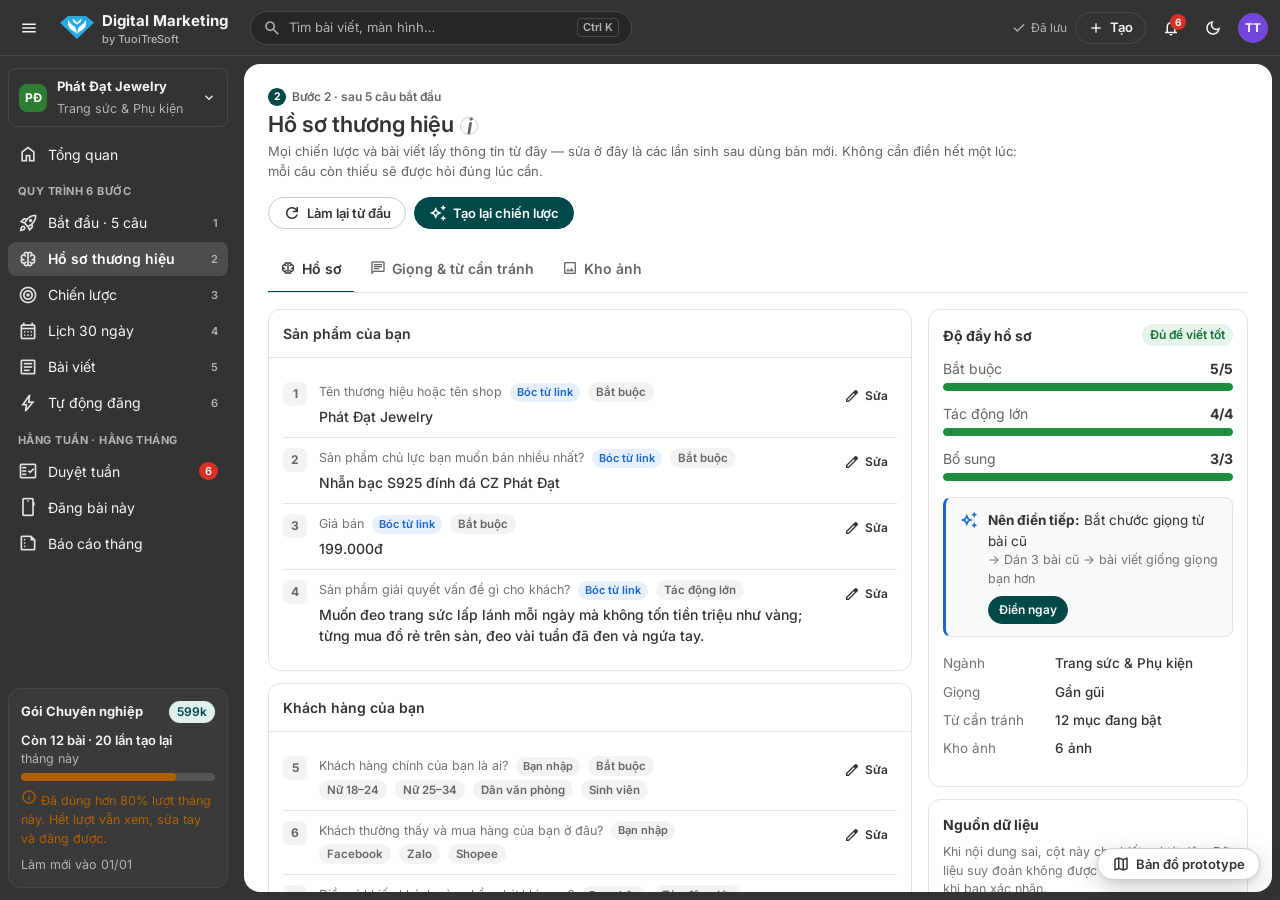
<file: brand.html>
<!doctype html>
<html lang="vi">
<head>
  <meta charset="utf-8">
  <meta name="viewport" content="width=device-width, initial-scale=1">
  <title>Hồ sơ thương hiệu · Digital Marketing</title>
  <link rel="icon" href="assets/favicon.ico" sizes="any">
  <link rel="icon" href="assets/favicon-32.png" type="image/png" sizes="32x32">
  <link rel="apple-touch-icon" href="assets/apple-touch-icon.png">
  <meta name="theme-color" content="#333333">
  <link rel="preconnect" href="https://fonts.googleapis.com"><link rel="preconnect" href="https://fonts.gstatic.com" crossorigin>
  <link href="https://fonts.googleapis.com/css2?family=Inter:wght@400;500;600;700&family=Be+Vietnam+Pro:wght@400;500;600;700&display=swap" rel="stylesheet">
  <link rel="stylesheet" href="assets/styles.css?v=20261001cal">
  <script src="assets/theme.js?v=20261001cal"></script>
</head>
<body data-page="brand">
<main id="page" hidden>
  <div class="page-header">
    <div>
      <div class="eyebrow"><span class="step-dot">2</span>Bước 2 · sau 5 câu bắt đầu</div>
      <h1>Hồ sơ thương hiệu<span data-ti="brain"></span></h1>
      <p class="subtitle">Mọi chiến lược và bài viết lấy thông tin từ đây — sửa ở đây là các lần sinh sau dùng bản mới. Không cần điền hết một lúc: mỗi câu còn thiếu sẽ được hỏi đúng lúc cần.</p>
    </div>
    <div class="actions">
      <a class="btn" href="onboarding.html?fresh=1"><i data-icon="refresh"></i>Làm lại từ đầu</a>
      <button class="btn primary" id="regen-strategy"><i data-icon="sparkles"></i>Tạo lại chiến lược</button>
    </div>
  </div>

  <div class="tabs" role="tablist">
    <button role="tab" aria-selected="true" data-tab="profile"><i data-icon="brain" class="sm"></i>Hồ sơ</button>
    <button role="tab" aria-selected="false" data-tab="voice"><i data-icon="message" class="sm"></i>Giọng &amp; từ cần tránh</button>
    <button role="tab" aria-selected="false" data-tab="images"><i data-icon="image" class="sm"></i>Kho ảnh</button>
  </div>

  <section data-panel="profile">
    <div class="split" id="profile-grid">
      <div class="stack lg" id="groups"></div>
      <aside class="stack" id="side"></aside>
    </div>
  </section>

  <section data-panel="voice" hidden>
    <div class="stack lg">
      <div class="card">
        <div class="card-head"><h3><i data-icon="message"></i>Giọng điệu</h3><span class="subtle">US-501</span></div>
        <div class="card-body stack">
          <div class="options" id="tones" role="group" aria-label="Chọn giọng"></div>
          <div class="grid c2 mt-2">
            <div><div class="field-label mb-2">Câu mẫu</div><div class="callout" id="tone-sample"></div></div>
            <div><div class="field-label mb-2">Mở đầu bài “ngày 1” sẽ thành</div><div class="card card-pad content-block" id="tone-preview" style="font-size:13.5px;background:var(--surface-2)"></div></div>
          </div>
        </div>
      </div>

      <div class="card" id="forbidden-card">
        <div class="card-head"><h3><i data-icon="ban"></i>Từ và cách nói cần tránh</h3><span class="subtle">US-502 · CL-06</span></div>
        <div class="card-body stack">
          <p class="muted"><b style="color:var(--danger)">Cấm</b>: bài có từ này không duyệt được (sửa 1 chạm bằng cách viết thay). <b style="color:var(--warning)">Cảnh báo</b>: duyệt được sau khi bạn xác nhận hiểu rủi ro. Nạp sẵn theo ngành, bạn tắt được từng mục.</p>
          <div class="callout warning"><i data-icon="alert"></i><div>Danh sách mẫu do BA soạn — <b>cần người am hiểu quy định quảng cáo rà lại</b> trước khi dùng thật (H8).</div></div>
          <div id="forbidden"></div>
          <form class="row wrap" id="add-forbidden" style="gap:8px">
            <input class="input grow" id="fw" placeholder="Từ cần tránh, vd: “trắng bật tông”" aria-label="Thêm từ" style="min-width:180px">
            <input class="input grow" id="fa" placeholder="Viết thay bằng (không bắt buộc)" aria-label="Viết thay" style="min-width:160px">
            <select class="select" id="fl" style="width:auto"><option value="warn">Cảnh báo</option><option value="ban">Cấm</option></select>
            <button class="btn" type="submit"><i data-icon="plus" class="sm"></i>Thêm</button>
          </form>
        </div>
      </div>

      <div class="card">
        <div class="card-head"><h3><i data-icon="wand"></i>Bắt chước giọng từ bài cũ của bạn</h3><span class="subtle">US-503</span></div>
        <div class="card-body stack">
          <p class="muted">Dán 3 bài bạn từng đăng và thấy “đúng chất mình”. Hệ thống trích đặc điểm giọng và dùng cho mọi lần sinh sau.</p>
          <div class="grid c3" id="samples"></div>
          <div class="row wrap"><button class="btn primary" id="analyze"><i data-icon="sparkles" class="sm"></i>Phân tích giọng</button><button class="btn ghost" id="fill-samples">Dán 3 bài mẫu</button></div>
          <div id="traits"></div>
        </div>
      </div>
    </div>
  </section>

  <section data-panel="images" hidden>
    <div class="split">
      <div class="card">
        <div class="card-head"><h3><i data-icon="image"></i>Ảnh của shop</h3><div class="row"><label class="btn sm primary" for="img-up"><i data-icon="upload" class="sm"></i>Tải ảnh lên</label><input type="file" id="img-up" accept="image/png,image/jpeg" multiple hidden></div></div>
        <div class="card-body"><p class="subtle mb-3">JPG/PNG ≤ 5 MB. AI gắn nhãn (sản phẩm nào, kiểu ảnh) và tự chọn ảnh hợp cho từng bài, tránh lặp ảnh 3 ngày gần nhau.</p><div class="img-grid" id="imgs"></div></div>
      </div>
      <aside class="stack">
        <div class="card"><div class="card-head"><h3><i data-icon="camera"></i>Cần chụp thêm</h3></div><div class="card-body stack sm" id="need"></div></div>
        <div class="callout"><i data-icon="info"></i><div>Không dùng ảnh mẫu có sẵn theo ngành (tránh rủi ro bản quyền — H10). Ảnh thật của shop luôn được khách tin hơn.</div></div>
      </aside>
    </div>
  </section>
</main>

<script src="assets/data.js?v=20261001cal"></script>
<script src="assets/app.js?v=20261001cal"></script>
<script>
(function () {
  const { D, state, icon, esc } = MP;
  MP.shell({ active: 'brand', crumbs: ['Quy trình', 'Hồ sơ thương hiệu'] });
  document.querySelectorAll('[data-ti]').forEach(el => { el.outerHTML = MP.termInfo(el.dataset.ti); });
  const B = state.brand;

  // Tabs
  document.querySelectorAll('[data-tab]').forEach(t => t.onclick = () => {
    document.querySelectorAll('[data-tab]').forEach(x => x.setAttribute('aria-selected', x === t));
    document.querySelectorAll('[data-panel]').forEach(p => p.hidden = p.dataset.panel !== t.dataset.tab);
  });
  const HASH = location.hash.slice(1);
  if (HASH === 'voice' || HASH === 'forbidden') document.querySelector('[data-tab="voice"]').click();
  if (HASH === 'images') document.querySelector('[data-tab="images"]').click();

  // ---------- Hồ sơ ----------
  const SRC = { user: ['Bạn nhập', ''], scraped: ['Bóc từ link', 'info'], screenshot: ['Lấy từ ảnh', 'info'], inferred: ['AI suy ra', 'primary'], default: ['Mặc định theo ngành', 'outline'] };
  const label = q => (q.labelBy && q.labelBy[B.industry]) || q.label;
  function display(q) {
    const a = B.answers[q.id]; if (!a || (Array.isArray(a.value) ? !a.value.length : !a.value)) return '<span class="subtle">Chưa có — bấm sửa để bổ sung</span>';
    if (q.type === 'tone') return esc((D.TONES.find(t => t.id === a.value) || {}).name);
    if (q.type === 'money') return esc(D.fmtPrice(a.value));
    if (Array.isArray(a.value)) return '<div class="chips">' + a.value.map(v => '<span class="badge outline">' + esc(v) + '</span>').join('') + '</div>';
    return esc(a.value);
  }
  function srcBadge(q) { const a = B.answers[q.id]; if (!a) return ''; const s = SRC[a.source] || SRC.user; return '<span class="badge ' + s[1] + ' src-badge">' + s[0] + '</span>'; }

  function renderGroups() {
    let n = 0;
    document.getElementById('groups').innerHTML = D.QUESTION_GROUPS.map(g => `<div class="card">
      <div class="card-head"><h3>${esc(g.title)}</h3></div>
      <div class="card-body"><div class="list">${D.QUESTIONS.filter(q => q.group === g.id).map(q => { n = D.QUESTIONS.indexOf(q) + 1; return `
        <div class="list-item" style="align-items:flex-start" id="row-${q.id}">
          <span class="q-num">${n}</span>
          <div class="grow stack sm" style="gap:4px">
            <div class="row wrap"><span class="subtle">${esc(label(q))}</span>${srcBadge(q)}${q.tier === 1 ? '<span class="badge outline">Bắt buộc</span>' : D.COMPLETENESS.high.ids.includes(q.id) ? '<span class="badge outline">Tác động lớn</span>' : ''}</div>
            <div class="val" style="font-weight:500">${display(q)}</div>
          </div>
          <button class="btn ghost sm" data-edit="${q.id}">${icon('pencil', 'sm')}Sửa</button>
        </div>`; }).join('')}</div></div></div>`).join('');
    document.querySelectorAll('[data-edit]').forEach(b => b.onclick = () => edit(b.dataset.edit));
  }

  function edit(id) {
    const q = D.QUESTIONS.find(x => x.id === id); const row = document.getElementById('row-' + id);
    const val = row.querySelector('.val'); const a = B.answers[id] || { value: q.type === 'multi' ? [] : '' };
    let tmp = Array.isArray(a.value) ? a.value.slice() : a.value;
    let html = '';
    if (q.type === 'text' || q.type === 'money') html = `<input class="input" value="${esc(tmp)}">`;
    else if (q.type === 'textarea') html = `<textarea class="textarea" rows="3">${esc(tmp)}</textarea>`;
    else html = MP.choiceHtml(q, tmp, { industry: B.industry, sm: true });
    val.innerHTML = html + `<div class="row mt-2"><button class="btn primary sm" data-save>${icon('check', 'sm')}Lưu</button><button class="btn ghost sm" data-cancel>Huỷ</button></div>`;
    row.querySelector('[data-edit]').hidden = true;
    const inp = val.querySelector(':scope > .input, :scope > .textarea'); if (inp) inp.focus();
    const ch = val.querySelector('[data-choice]'); if (ch) MP.bindChoice(ch, v => { tmp = v; });
    val.querySelector('[data-cancel]').onclick = renderGroups;
    let vagueShown = false;
    val.querySelector('[data-save]').onclick = () => {
      if (inp) tmp = inp.value.trim();
      if (inp && !vagueShown && D.VAGUE_FOLLOWUP[id] && id !== 'q2' && MP.isVague(tmp)) {
        vagueShown = true; MP.track('vague_detected', { q: id }); const f = D.VAGUE_FOLLOWUP[id];
        val.insertAdjacentHTML('beforeend', `<div class="callout warning mt-2">${icon('info')}<div><b>${esc(f.ask)}</b> Câu trả lời cụ thể giúp bài không giống mọi shop khác.<div class="chips mt-2">${f.chips(B.industry).map(c => `<button type="button" class="chip sm" data-vg="${esc(c)}">${esc(c)}</button>`).join('')}</div><div class="subtle mt-1">Bấm Lưu lần nữa để giữ nguyên.</div></div></div>`);
        val.querySelectorAll('[data-vg]').forEach(c => c.onclick = () => { inp.value = c.dataset.vg; inp.focus(); });
        return;
      }
      B.answers[id] = { value: tmp, source: 'user' };
      if (id === 'q12') B.tone = tmp;
      MP.save(); renderGroups(); renderSide(); renderTones();
      MP.toast('Đã lưu — các lần sinh sau sẽ dùng thông tin mới');
    };
  }

  // ---------- Độ đầy theo nhóm, gắn lợi ích (CL-05) ----------
  const hasA = id => { const a = B.answers[id]; return a && (Array.isArray(a.value) ? a.value.length : a.value); };
  function renderSide() {
    const G = D.COMPLETENESS; const ind = D.INDUSTRIES.find(i => i.id === B.industry) || D.INDUSTRIES[0];
    const grp = k => ({ k, name: G[k].name, done: G[k].ids.filter(hasA).length, total: G[k].ids.length });
    const rows = ['required', 'high', 'extra'].map(grp);
    const voiceOk = B.voiceTraits.length > 0;
    const nextT = D.TIER2.find(t => !hasA(t.id));
    const sugg = nextT ? { text: nextT.impact, q: nextT.id } : !voiceOk ? { text: 'Dán 3 bài cũ → bài viết giống giọng bạn hơn', tab: 'voice' } : null;
    const level = rows[1].done === rows[1].total ? 'Đủ để viết tốt' : rows[0].done === rows[0].total ? 'Đủ để chạy' : 'Chưa đủ để chạy';
    document.getElementById('side').innerHTML = `
      <div class="card card-pad stack">
        <div class="row between"><b>Độ đầy hồ sơ</b><span class="badge ${rows[1].done === rows[1].total ? 'success' : 'primary'}">${level}</span></div>
        ${rows.map(r => `<div><div class="row between"><span class="muted">${r.name}</span><b>${r.done}/${r.total}</b></div><div class="progress mt-1 ${r.done === r.total ? 'success' : ''}"><span style="width:${r.done / r.total * 100}%"></span></div></div>`).join('')}
        ${sugg ? `<div class="callout mt-1">${icon('sparkles')}<div class="grow"><b>Nên điền tiếp:</b> ${esc(sugg.q ? D.QUESTIONS.find(q => q.id === sugg.q).label : 'Bắt chước giọng từ bài cũ')}<div class="subtle">→ ${esc(sugg.text)}</div><button class="btn sm primary mt-2" id="fill-now" ${sugg.q ? `data-q="${sugg.q}"` : ''}>Điền ngay</button></div></div>` : `<div class="callout success">${icon('checkCircle')}<div>Hồ sơ đã đủ các mục có tác động lớn.</div></div>`}
        <dl class="kv mt-1" style="grid-template-columns:100px 1fr">
          <dt>Ngành</dt><dd>${esc(ind.name)}</dd>
          <dt>Giọng</dt><dd>${esc((D.TONES.find(t => t.id === B.tone) || {}).name || '')}</dd>
          <dt>Từ cần tránh</dt><dd>${B.forbidden.filter(f => f.on !== false).length} mục đang bật</dd>
          <dt>Kho ảnh</dt><dd>${B.images.length} ảnh</dd>
        </dl>
      </div>
      <div class="card card-pad stack sm">
        <b>Nguồn dữ liệu</b>
        <p class="subtle">Khi nội dung sai, cột này cho biết sai từ đâu. Dữ liệu suy đoán không được coi là sự thật cho tới khi bạn xác nhận.</p>
        ${Object.entries(SRC).map(([k, v]) => { const n = D.QUESTIONS.filter(q => B.answers[q.id] && B.answers[q.id].source === k).length; return n ? `<div class="row between"><span class="badge ${v[1]}">${v[0]}</span><b>${n}</b></div>` : ''; }).join('')}
      </div>`;
    const fn = document.getElementById('fill-now');
    if (fn) fn.onclick = () => { if (fn.dataset.q) { edit(fn.dataset.q); document.getElementById('row-' + fn.dataset.q).scrollIntoView({ behavior: 'smooth', block: 'center' }); } else document.querySelector('[data-tab="voice"]').click(); };
  }

  // ---------- Giọng ----------
  function renderTones() {
    document.getElementById('tones').innerHTML = D.TONES.map(t => `<button type="button" class="option" data-tone="${t.id}" aria-pressed="${B.tone === t.id}"><b>${t.name}</b><span>${t.desc}</span></button>`).join('');
    const t = D.TONES.find(t => t.id === B.tone) || D.TONES[0];
    document.getElementById('tone-sample').innerHTML = icon('message') + '<div>' + esc(t.sample) + '</div>';
    const it = MP.poolItem(1);
    const c = D.genContent(it, B, 0).caption.split('\n');
    document.getElementById('tone-preview').textContent = c.slice(0, 5).join('\n') + '\n…\n' + c[c.length - 1];
    document.querySelectorAll('[data-tone]').forEach(b => b.onclick = () => {
      B.tone = b.dataset.tone; B.answers.q12 = { value: B.tone, source: 'user' }; MP.save(); renderTones(); renderSide(); renderGroups();
      MP.toast('Đã đổi giọng thành “' + D.TONES.find(x => x.id === B.tone).name + '”');
    });
  }

  function renderForbidden() {
    const L = { ban: ['danger', 'Cấm'], warn: ['warning', 'Cảnh báo'] };
    document.getElementById('forbidden').innerHTML = B.forbidden.map((f, i) => `<div class="fw-row ${f.on === false ? 'off' : ''}">
      <span class="badge ${L[f.level][0]}">${L[f.level][1]}</span>
      <div><b>${esc(f.w)}</b> ${f.alt ? '<span class="subtle">→ viết thay: “' + esc(f.alt) + '”</span>' : ''}${f.why ? '<div class="subtle">' + esc(f.why) + '</div>' : ''}</div>
      <label class="switch-mini check" title="Bật/tắt"><input type="checkbox" data-on="${i}" ${f.on !== false ? 'checked' : ''}>Bật</label>
      ${f.preset ? '<span class="subtle" style="width:22px"></span>' : `<button class="btn ghost sm icon" data-rm="${i}" aria-label="Xoá ${esc(f.w)}">${icon('x', 'sm')}</button>`}</div>`).join('') || '<span class="subtle">Chưa có mục nào.</span>';
    document.querySelectorAll('[data-on]').forEach(c => c.onchange = () => { B.forbidden[Number(c.dataset.on)].on = c.checked; MP.save(); renderForbidden(); renderSide(); });
    document.querySelectorAll('[data-rm]').forEach(b => b.onclick = () => { B.forbidden.splice(Number(b.dataset.rm), 1); MP.save(); renderForbidden(); renderSide(); });
  }
  document.getElementById('add-forbidden').onsubmit = e => {
    e.preventDefault(); const v = document.getElementById('fw').value.trim(); if (!v) return;
    if (!B.forbidden.find(f => f.w.toLowerCase() === v.toLowerCase())) B.forbidden.push({ w: v, alt: document.getElementById('fa').value.trim(), level: document.getElementById('fl').value, why: 'Bạn tự thêm', on: true, preset: false });
    document.getElementById('fw').value = ''; document.getElementById('fa').value = ''; MP.save(); renderForbidden(); renderSide();
  };

  // ---------- Kho ảnh (CL-15) ----------
  function renderImages() {
    const use = id => MP.items().filter(i => i.imageId === id).length;
    document.getElementById('imgs').innerHTML = B.images.map(im => `<div class="stack sm">${MP.imageTile(im)}<div class="row wrap" style="gap:4px">${im.tags.map(t => '<span class="badge outline">' + esc(t) + '</span>').join('')}</div><span class="subtle">Dùng trong ${use(im.id)} bài</span></div>`).join('');
    const miss = MP.items().filter(i => !i.imageId && i.date >= MP.today());
    const byP = {}; miss.forEach(i => { (byP[i.pillar] = byP[i.pillar] || []).push(i); });
    document.getElementById('need').innerHTML = miss.length ? Object.entries(byP).map(([pid, its]) => `<div class="stack sm"><div class="row between">${MP.pillarBadge(pid)}<span class="subtle">${its.length} bài · gần nhất ${MP.fmtDate(its[0].date, 'short')}${its.some(MP.needsImage) ? ' · <b style="color:var(--danger)">có bài Instagram</b>' : ''}</span></div>
      <dl class="kv" style="grid-template-columns:80px 1fr">${(D.SHOT_LIST[pid] || []).map(s => '<dt>' + s[0] + '</dt><dd style="font-weight:400">' + esc(s[1]) + '</dd>').join('')}</dl></div>`).join('<div class="divider" style="margin:4px 0"></div>')
      : '<p class="muted">Mọi bài sắp tới đã có ảnh.</p>';
  }
  document.getElementById('img-up').onchange = e => {
    const files = [...e.target.files]; const bad = files.filter(f => !/image\/(png|jpeg)/.test(f.type) || f.size > 5 * 1024 * 1024);
    files.filter(f => !bad.includes(f)).forEach(f => B.images.push({ id: 'img' + Date.now().toString(36) + Math.random().toString(36).slice(2, 5), label: f.name.replace(/\.[^.]+$/, ''), tags: ['Chờ AI gắn nhãn'], hue: Math.floor(Math.random() * 360) }));
    MP.save(); renderImages(); renderSide(); MP.toast(bad.length ? bad.length + ' ảnh không hợp lệ (chỉ JPG/PNG ≤ 5 MB)' : 'Đã thêm ' + files.length + ' ảnh', bad.length ? 'alert' : 'image');
  };

  const SAMPLES = [
    'Hôm nay mình kể bạn nghe chuyện chiếc nhẫn đầu tiên của Phát Đạt nha ✨ Hồi đó tụi mình làm lại 12 lần mới gắn được viên đá bắt sáng đúng ý. Bạn đeo thử chưa?',
    'Đeo nhẫn rẻ vài tuần là đen, ngứa tay? Tụi mình cũng từng vậy nè. Thử chọn bạc S925 có khắc ký hiệu 925 và cất vào túi zip mỗi tối xem sao nha 💍',
    'Cảm ơn chị Hằng đã gửi ảnh đeo nhẫn sau 6 tháng 🥹 Tụi mình đọc tin nhắn mà vui cả buổi. Ai cần tư vấn mẫu và size thì inbox tụi mình nha!'
  ];
  function renderSamples() {
    document.getElementById('samples').innerHTML = [0, 1, 2].map(i => `<div class="field"><label for="s${i}">Bài ${i + 1}</label><textarea class="textarea" id="s${i}" rows="5" placeholder="Dán nội dung bài cũ…">${esc(B.voiceSamples[i] || '')}</textarea></div>`).join('');
  }
  function renderTraits() {
    const el = document.getElementById('traits');
    if (!B.voiceTraits.length) { el.innerHTML = ''; return; }
    el.innerHTML = '<div class="callout success">' + icon('checkCircle') + '<div><b>Đặc điểm giọng đã trích — sẽ nạp vào mọi lần sinh sau:</b><ul style="margin:6px 0 0;padding-left:18px">' + B.voiceTraits.map(t => '<li>' + esc(t) + '</li>').join('') + '</ul></div></div>';
  }
  document.getElementById('fill-samples').onclick = () => { SAMPLES.forEach((s, i) => { document.getElementById('s' + i).value = s; }); };
  document.getElementById('analyze').onclick = () => {
    const txt = [0, 1, 2].map(i => document.getElementById('s' + i).value.trim()).filter(Boolean);
    if (txt.length < 2) { MP.toast('Cần ít nhất 2 bài để phân tích', 'alert'); return; }
    B.voiceSamples = txt;
    const all = txt.join(' ');
    const sentences = all.split(/[.!?…]+/).map(s => s.trim()).filter(Boolean);
    const avg = Math.round(sentences.reduce((s, x) => s + x.split(/\s+/).length, 0) / sentences.length);
    const emoji = (all.match(/\p{Extended_Pictographic}/gu) || []).length;
    const pron = /tụi mình|chúng mình/i.test(all) ? 'Xưng “tụi mình” – gọi “bạn”' : /chúng tôi/i.test(all) ? 'Xưng “chúng tôi”' : /\bmình\b/i.test(all) ? 'Xưng “mình” – gọi “bạn”' : 'Không xưng hô rõ';
    const q = txt.filter(t => /\?/.test(t.split(/[.!]/)[0] || '') || /\?/.test(t)).length;
    B.voiceTraits = [
      'Câu trung bình ' + avg + ' từ — ' + (avg <= 14 ? 'ngắn, dễ đọc trên điện thoại' : 'khá dài, giàu chi tiết'),
      pron,
      emoji ? 'Có dùng emoji (~' + Math.round(emoji / txt.length * 10) / 10 + '/bài), thường ở cuối câu' : 'Không dùng emoji',
      q ? 'Hay đặt câu hỏi để kéo tương tác' : 'Ít đặt câu hỏi, thiên về kể',
      /nha|nè|nhé/i.test(all) ? 'Dùng từ đệm thân mật: “nha”, “nè”' : 'Văn phong trung tính'
    ];
    const btn = document.getElementById('analyze'); btn.disabled = true; btn.innerHTML = icon('refresh', 'sm') + 'Đang phân tích…';
    setTimeout(() => { btn.disabled = false; btn.innerHTML = icon('sparkles', 'sm') + 'Phân tích lại'; MP.save(); renderTraits(); MP.toast('Đã học giọng từ ' + txt.length + ' bài'); }, 1100);
  };

  document.getElementById('regen-strategy').onclick = () => {
    MP.runSteps('Tạo lại chiến lược từ hồ sơ', [
      { label: 'Tìm lý do khách chọn bạn', ms: 900 }, { label: 'Tạo góc kể chuyện', ms: 900 },
      { label: 'Vẽ khách hàng điển hình', ms: 700 }, { label: 'Đề xuất tỷ lệ nhóm nội dung', ms: 500 }
    ], () => {
      const S = state.strategy; S.version = S.versions.length + 1; S.versions.push({ v: S.version, label: 'v' + S.version + ' · tạo lại từ hồ sơ', date: 0 });
      state.activity.unshift({ t: 0, icon: 'target', text: 'Tạo lại chiến lược v' + S.version }); MP.save(); location.href = 'strategy.html';
    }, 'Bản chiến lược cũ được giữ lại — bạn quay về được bất cứ lúc nào.');
  };

  renderGroups(); renderSide(); renderTones(); renderForbidden(); renderSamples(); renderTraits(); renderImages();
  if (/^q\d+$/.test(HASH) && document.getElementById('row-' + HASH)) { edit(HASH); setTimeout(() => document.getElementById('row-' + HASH).scrollIntoView({ block: 'center' }), 60); }
  if (HASH === 'forbidden') setTimeout(() => document.getElementById('forbidden-card').scrollIntoView({ block: 'start' }), 60);
})();
</script>
</body>
</html>
</file>
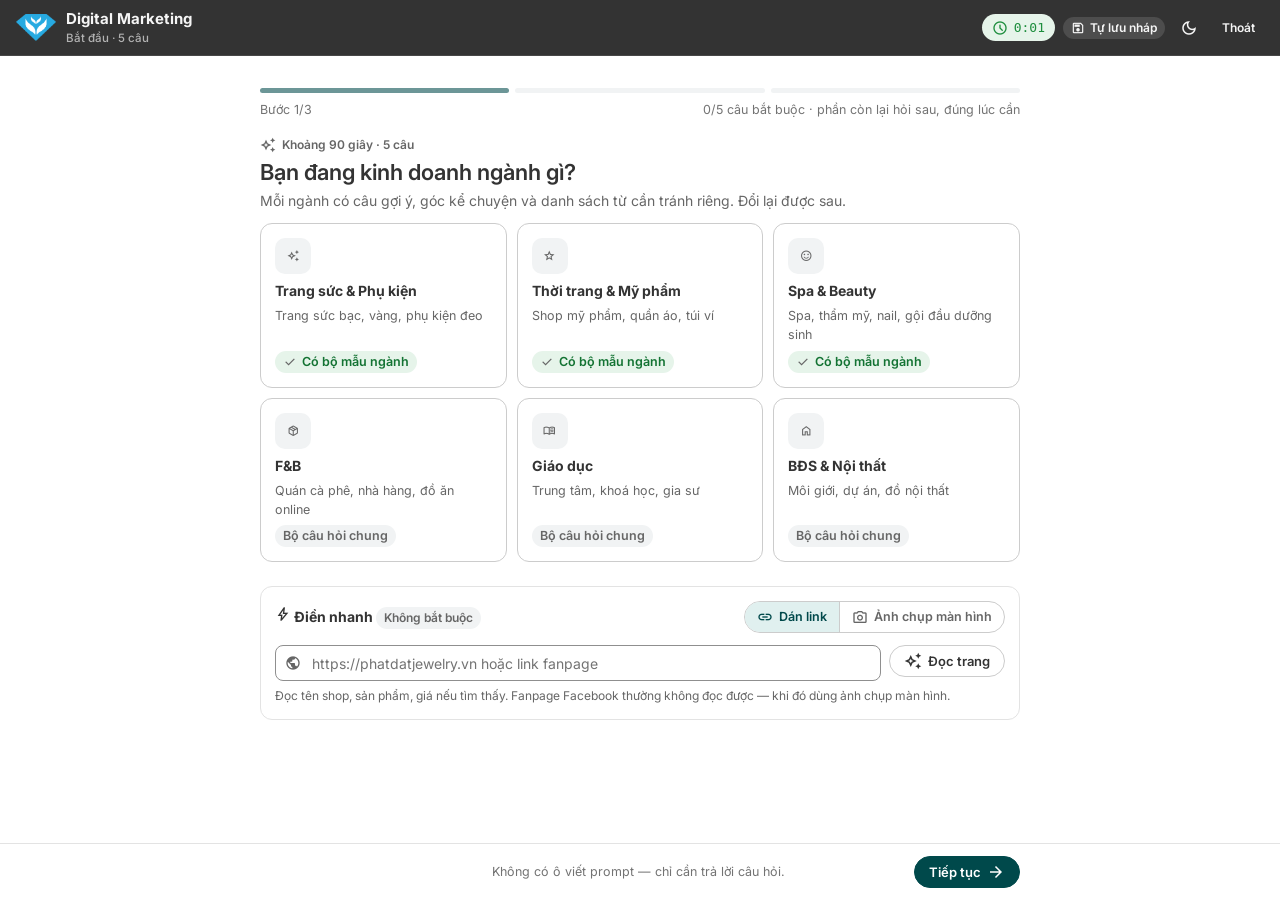
<file: onboarding.html>
<!doctype html>
<html lang="vi">
<head>
  <meta charset="utf-8">
  <meta name="viewport" content="width=device-width, initial-scale=1">
  <title>Bắt đầu · Digital Marketing</title>
  <link rel="icon" href="assets/favicon.ico" sizes="any">
  <link rel="icon" href="assets/favicon-32.png" type="image/png" sizes="32x32">
  <link rel="apple-touch-icon" href="assets/apple-touch-icon.png">
  <meta name="theme-color" content="#333333">
  <link rel="preconnect" href="https://fonts.googleapis.com"><link rel="preconnect" href="https://fonts.gstatic.com" crossorigin>
  <link href="https://fonts.googleapis.com/css2?family=Inter:wght@400;500;600;700&family=Be+Vietnam+Pro:wght@400;500;600;700&display=swap" rel="stylesheet">
  <link rel="stylesheet" href="assets/styles.css?v=20261001cal">
  <script src="assets/theme.js?v=20261001cal"></script>
</head>
<body data-page="onboarding">
<div class="focus-layout">
  <header class="focus-top">
    <a class="logo" href="index.html" style="padding:0"><img class="logo-img" src="assets/brand/tuoitresoft-mark.png" alt="TuoiTreSoft" width="44" height="30"><span class="hide-sm">Digital Marketing<small>Bắt đầu · 5 câu</small></span></a>
    <div class="row">
      <span class="timer" id="timer" title="Mục tiêu: 5 câu trong 90 giây, thấy kế hoạch dưới 3 phút"><i data-icon="clock" class="sm"></i><span class="tm" id="timer-t">0:00</span></span>
      <span class="badge hide-sm" id="draft-state"><i data-icon="save"></i>Tự lưu nháp</span>
      <button class="btn ghost icon" data-theme-toggle aria-label="Đổi giao diện sáng/tối"><i data-icon="moon"></i></button>
      <a class="btn ghost sm" href="index.html">Thoát</a>
    </div>
  </header>

  <div class="focus-body">
    <div class="wizard">
      <div class="wizard-steps" id="bar" aria-hidden="true"></div>
      <div class="row between mb-4"><span class="subtle" id="step-label"></span><span class="subtle" id="answered"></span></div>
      <div id="step"></div>
    </div>
  </div>

  <footer class="wizard-foot"><div>
    <button class="btn" id="back"><i data-icon="arrowLeft" class="sm"></i>Quay lại</button>
    <span class="subtle hide-sm" id="foot-hint">Không có ô viết prompt — chỉ cần trả lời câu hỏi.</span>
    <span class="row"><button class="btn ghost" id="more" hidden><i data-icon="plus" class="sm"></i>Trả lời thêm</button>
    <button class="btn primary" id="next">Tiếp tục<i data-icon="arrowRight" class="sm"></i></button></span>
  </div></footer>
</div>

<script src="assets/data.js?v=20261001cal"></script>
<script src="assets/app.js?v=20261001cal"></script>
<script>
(function () {
  const { D, icon, esc } = MP;
  const DKEY = 'mp-onb-draft';
  MP.hydrateIcons(document);
  MP.bindThemeToggle(document);
  { const b = document.querySelector('[data-theme-toggle]'); b.innerHTML = icon(document.documentElement.getAttribute('data-theme') === 'dark' ? 'sun' : 'moon'); }

  // ---------- Nháp (US-104) ----------
  let draft = null;
  try { draft = JSON.parse(localStorage.getItem(DKEY)); } catch (e) {}
  const fresh = MP.params.get('fresh') === '1';
  if (!draft || fresh || draft.v !== 6) draft = { v: 6, step: 0, industry: null, ans: {}, startedAt: Date.now(), src: 'link', vagueAsked: false };
  const saveDraft = () => {
    try { localStorage.setItem(DKEY, JSON.stringify(draft)); } catch (e) {}
    const el = document.getElementById('draft-state'); el.innerHTML = icon('check') + 'Đã lưu nháp'; el.className = 'badge success hide-sm';
  };
  if (!fresh && draft.step > 0) setTimeout(() => MP.toast('Đã khôi phục bản nháp — bạn làm tiếp từ bước ' + (draft.step + 1)), 300);

  // ---------- Đồng hồ TTFV (QĐ-J: thấy kế hoạch < 3 phút; tầng 1 mục tiêu ≤ 90 giây) ----------
  const timerEl = document.getElementById('timer');
  setInterval(() => {
    const s = Math.floor((Date.now() - draft.startedAt) / 1000);
    document.getElementById('timer-t').textContent = Math.floor(s / 60) + ':' + String(s % 60).padStart(2, '0');
    timerEl.classList.toggle('warn', s > 90);
  }, 1000);

  // 5 câu tầng 1 (CL-01): ngành · tên shop · sản phẩm + giá · khách chính · mục tiêu. Giọng lấy mặc định theo ngành.
  const STEPS = [
    { id: 'ind' },
    { id: 's1', title: 'Bạn bán gì?', desc: 'Hệ thống sẽ nhắc đúng tên, đúng giá trong mọi bài.', qs: ['q1', 'q2', 'q3'] },
    { id: 's2', title: 'Bán cho ai, để làm gì?', desc: 'Câu cuối rồi — xong là có ngay kế hoạch 30 ngày.', qs: ['q5', 'q11'] },
    // Bước thêm, không bắt buộc: ai muốn cung cấp thêm thì trả lời ngay (bổ sung 30/09)
    { id: 'extra', optional: true, title: 'Muốn AI hiểu kỹ hơn?', desc: 'Không bắt buộc — bỏ trống câu nào cũng được. Mỗi câu trả lời giúp bài viết sát với shop của bạn hơn. Câu nào chưa trả lời sẽ được hỏi lại đúng lúc cần.', qs: ['q8', 'q4', 'q10', 'q7', 'q6', 'q9', 'q12'] }
  ];
  const TOTAL = 3; // 3 bước bắt buộc; bước "extra" là tuỳ chọn
  const TIER1 = D.QUESTIONS.filter(q => q.tier === 1);
  const Q = id => D.QUESTIONS.find(q => q.id === id);
  const label = q => (q.labelBy && q.labelBy[draft.industry]) || q.label;
  const has = id => { const a = draft.ans[id]; return a && (Array.isArray(a.value) ? a.value.length : String(a.value || '').trim()); };
  const set = (id, value, source) => { draft.ans[id] = { value, source: source || 'user' }; saveDraft(); updateCount(); };

  function updateCount() {
    const extra = STEPS[3].qs.filter(has).length;
    document.getElementById('answered').textContent = TIER1.filter(q => has(q.id)).length + '/5 câu bắt buộc' + (extra ? ' · +' + extra + ' câu bổ sung' : ' · phần còn lại hỏi sau, đúng lúc cần');
  }

  function srcBadge(id) {
    const a = draft.ans[id]; if (!a) return '';
    if (a.source === 'scraped') return '<span class="badge info src-badge">' + icon('link') + 'Tự điền từ link</span>';
    if (a.source === 'screenshot') return '<span class="badge info src-badge">' + icon('image') + 'Lấy từ ảnh</span>';
    return '';
  }

  // ---------- Render ----------
  function render() {
    const s = draft.step;
    document.getElementById('bar').innerHTML = Array.from({ length: TOTAL }, (_, i) => '<span class="' + (i < s ? 'done' : i === s ? 'cur' : '') + '"></span>').join('');
    document.getElementById('step-label').textContent = s >= TOTAL ? 'Phần thêm · không bắt buộc' : 'Bước ' + (s + 1) + '/' + TOTAL;
    document.getElementById('back').style.visibility = s === 0 ? 'hidden' : 'visible';
    const next = document.getElementById('next');
    next.innerHTML = s >= TOTAL - 1 ? icon('calendar', 'sm') + 'Lập kế hoạch 30 ngày' : 'Tiếp tục' + icon('arrowRight', 'sm');
    const more = document.getElementById('more'); more.hidden = s !== TOTAL - 1;
    document.getElementById('foot-hint').hidden = s === TOTAL - 1;
    const box = document.getElementById('step');
    box.innerHTML = s === 0 ? stepIndustry() : stepGroup(STEPS[s]);
    bind(); updateCount(); window.scrollTo(0, 0);
    const f = box.querySelector('input.input, textarea'); if (f && s > 0) f.focus({ preventScroll: true });
  }

  function stepIndustry() {
    const link = draft.src !== 'shot';
    return `<div class="stack lg">
      <div><div class="eyebrow">${icon('sparkles', 'sm')}Khoảng 90 giây · 5 câu</div><h1>Bạn đang kinh doanh ngành gì?</h1>
      <p class="muted mt-1">Mỗi ngành có câu gợi ý, góc kể chuyện và danh sách từ cần tránh riêng. Đổi lại được sau.</p></div>
      <div class="options" role="group" aria-label="Chọn ngành">${D.INDUSTRIES.map(i => `<button type="button" class="option" data-ind="${i.id}" aria-pressed="${draft.industry === i.id}">
        <span class="opt-ic">${icon(i.icon)}</span><b>${i.name}</b><span>${i.desc}</span>
        ${i.preset ? '<span class="badge success" style="align-self:flex-start">' + icon('check') + 'Có bộ mẫu ngành</span>' : '<span class="badge" style="align-self:flex-start">Bộ câu hỏi chung</span>'}
      </button>`).join('')}</div>
      <div class="field invalid-host" id="f-ind"><p class="error-text">Chọn một ngành để tiếp tục.</p></div>
      <div class="card card-pad stack">
        <div class="row between wrap"><b>${icon('zap', 'sm')} Điền nhanh <span class="badge">Không bắt buộc</span></b>
          <div class="segmented" role="group" aria-label="Nguồn điền nhanh"><button type="button" data-src="link" aria-pressed="${link}">${icon('link', 'sm')}Dán link</button><button type="button" data-src="shot" aria-pressed="${!link}">${icon('camera', 'sm')}Ảnh chụp màn hình</button></div></div>
        ${link ? `<div class="field">
          <div class="input-group">
            <div class="input-affix grow">${icon('globe', 'sm')}<input class="input" id="url" type="url" placeholder="https://phatdatjewelry.vn hoặc link fanpage" value="${esc(draft.url || '')}"></div>
            <button class="btn" id="scrape" type="button">${icon('sparkles', 'sm')}Đọc trang</button>
          </div>
          <p class="hint" id="scrape-hint">Đọc tên shop, sản phẩm, giá nếu tìm thấy. Fanpage Facebook thường không đọc được — khi đó dùng ảnh chụp màn hình.</p>
        </div>` : `<div class="stack sm">
          <div class="callout">${icon('camera')}<div><b>Chụp trang giới thiệu hoặc trang sản phẩm, không chụp tin nhắn.</b><div class="subtle">Tối đa 3 ảnh · JPG/PNG ≤ 5 MB · ảnh chỉ dùng để đọc, không lưu lại.</div></div></div>
          <div class="row wrap"><label class="btn" for="shot-file">${icon('upload', 'sm')}Chọn ảnh</label><input type="file" id="shot-file" accept="image/png,image/jpeg" multiple hidden>
          <button class="btn ghost" type="button" id="shot-demo">${icon('image', 'sm')}Dùng ảnh mẫu (demo)</button></div>
          <p class="hint" id="shot-hint">Máy chỉ lấy 4 loại thông tin: tên shop · mô tả · tên sản phẩm · giá. Bạn xác nhận từng dòng trước khi lưu.</p>
        </div>`}
      </div>
    </div>`;
  }

  function fieldHtml(q, idx) {
    const a = draft.ans[q.id]; const v = a ? a.value : (q.type === 'multi' ? [] : '');
    const req = q.tier === 1;
    const head = `<label class="field-label" for="${q.id}"><span class="q-num">${idx}</span>${esc(label(q))}${req ? '<span class="req" aria-label="bắt buộc">*</span>' : ''}${srcBadge(q.id)}</label>` +
      (!req && D.TIER2.find(t => t.id === q.id) ? `<p class="hint">${icon('sparkles', 'sm')} ${esc(D.TIER2.find(t => t.id === q.id).impact)}</p>` : '');
    let body = '';
    if (q.type === 'text' || q.type === 'money') {
      body = `<input class="input" id="${q.id}" data-q="${q.id}" ${q.type === 'money' ? 'inputmode="numeric"' : ''} placeholder="${esc(q.placeholder || '')}" value="${esc(v)}">` +
        (q.type === 'money' ? `<p class="hint" data-money="${q.id}">${v ? 'Hiển thị: ' + D.fmtPrice(v) : esc(q.hint || '')}</p>` : '') +
        (q.id === 'q2' ? '<div id="vague-q2"></div>' : '');
    } else if (q.type === 'textarea') {
      const sugg = (q.suggestBy && (q.suggestBy[draft.industry] || q.suggestBy._)) || [];
      body = `<textarea class="textarea" id="${q.id}" data-q="${q.id}" rows="2" placeholder="${esc(q.placeholder || '')}">${esc(v)}</textarea>` +
        (sugg.length ? `<div class="chips mt-1">${sugg.map(x => `<button type="button" class="chip sm" data-append="${q.id}">${icon('plus', 'sm')}${esc(x)}</button>`).join('')}</div>` : '') + `<div id="vague-${q.id}"></div>`;
    } else if (q.type === 'multi' || q.type === 'single' || q.type === 'tone') {
      // Có sẵn lựa chọn theo ngành + "Khác…" để không bị ép chọn sai (bổ sung 30/09)
      body = MP.choiceHtml(q, a ? a.value : (q.type === 'multi' ? [] : ''), { industry: draft.industry, cards: q.type === 'single', sm: STEPS[draft.step].optional });
    }
    return `<div class="field" id="f-${q.id}">${head}${q.hint && q.type !== 'money' && req ? `<p class="hint">${esc(q.hint)}</p>` : ''}${body}<p class="error-text">Câu này cần trả lời để AI hiểu đúng về bạn.</p></div>`;
  }

  function stepGroup(st) {
    let n = st.id === 's1' ? 1 : st.id === 's2' ? 4 : 6;
    const ind = D.INDUSTRIES.find(i => i.id === draft.industry) || D.INDUSTRIES[0];
    const tone = D.TONES.find(t => t.id === ind.tone);
    return `<div class="stack lg">
      <div><div class="eyebrow">${st.optional ? icon('plus', 'sm') + 'Phần thêm · không bắt buộc' : 'Phần ' + STEPS.indexOf(st) + '/2'}</div><h1>${esc(st.title)}</h1><p class="muted mt-1">${esc(st.desc)}</p></div>
      <div class="card card-pad stack lg">${st.qs.map(id => fieldHtml(Q(id), n++)).join('<div class="divider" style="margin:0"></div>')}</div>
      ${st.id === 's2' ? `<div class="callout">${icon('message')}<div>Giọng viết tạm dùng <b>${esc(tone.name)}</b> (hợp ngành ${esc(ind.name)}). Các câu còn lại (điểm khác biệt, bằng chứng, rào cản…) sẽ được hỏi <b>đúng lúc cần</b>, mỗi lần 1 câu — hoặc bấm <b>Trả lời thêm</b> nếu bạn muốn cung cấp ngay bây giờ.</div></div>` : ''}
      ${st.optional ? `<div class="callout">${icon('info')}<div>Muốn bổ sung sau cũng được: vào <b>Hồ sơ thương hiệu</b> bất cứ lúc nào. Giọng viết để trống sẽ dùng <b>${esc(tone.name)}</b>.</div></div>` : ''}
    </div>`;
  }

  // ---------- Máy dò câu trả lời mơ hồ (CL-04) — tối đa 1 lần trong cả onboarding ----------
  function showVague(qid) {
    qid = qid || 'q2'; const f = D.VAGUE_FOLLOWUP[qid]; const chips = f.chips(draft.industry);
    draft.vagueAsked = true; saveDraft(); MP.track('vague_detected', { q: qid });
    const boxEl = document.getElementById('vague-' + qid); boxEl.scrollIntoView({ block: 'center' });
    boxEl.innerHTML = `<div class="callout warning mt-2">${icon('info')}<div class="grow"><b>${esc(f.ask)}</b>
      <div class="subtle">Tên càng cụ thể, bài càng đúng. Chạm ví dụ để điền rồi sửa lại cho đúng món của bạn.</div>
      <div class="chips mt-2">${chips.map(c => `<button type="button" class="chip sm" data-vg="${esc(c)}">${esc(c)}</button>`).join('')}</div>
      <div class="row mt-2"><button type="button" class="btn sm primary" id="vague-skip">Bỏ qua, giữ câu trả lời</button></div></div></div>`;
    document.querySelectorAll('[data-vg]').forEach(c => c.onclick = () => { const i = document.getElementById(qid); i.value = c.dataset.vg; i.focus(); i.select(); i.dispatchEvent(new Event('input')); });
    document.getElementById('vague-skip').onclick = () => { boxEl.innerHTML = ''; go(); };
  }

  // ---------- Đọc ảnh chụp màn hình (CL-02 v2) ----------
  function readShots(names) {
    const hint = document.getElementById('shot-hint');
    hint.innerHTML = '<span class="gen-step running" style="padding:0;display:inline-flex"><span class="st" style="width:14px;height:14px"></span></span> Đang đọc ' + names.length + ' ảnh…';
    setTimeout(() => {
      const R = D.SCREENSHOT_RESULT;
      const m = MP.modal({ title: 'Kiểm tra thông tin đọc được', subtitle: 'Tích dòng đúng, sửa chỗ sai. Chỉ dòng được tích mới lưu vào hồ sơ.', wide: true,
        body: `<div class="stack">
          <div class="field"><label for="sh-shop">Tên shop</label><input class="input" id="sh-shop" value="${esc(R.shop)}"></div>
          <div><div class="field-label mb-2">Sản phẩm – Giá</div><div class="stack sm">${R.rows.map((r, i) => `<div class="row" style="gap:8px"><input type="checkbox" data-row="${i}" ${r.on ? 'checked' : ''} aria-label="Chọn dòng ${i + 1}" style="accent-color:var(--primary);width:18px;height:18px">
            <input class="input grow" data-prod="${i}" value="${esc(r.product)}"><input class="input" data-price="${i}" inputmode="numeric" style="width:140px" value="${esc(r.price)}" placeholder="Chưa đọc được giá"></div>`).join('')}</div></div>
          <div class="callout">${icon('shield')}<div>Ảnh chỉ dùng để đọc, <b>không lưu lại</b>. Tên người, số điện thoại, tin nhắn trong ảnh bị bỏ qua. Lần đọc này tính vào hạn mức của bạn.</div></div></div>`,
        foot: '<button class="btn" data-cancel>Huỷ &amp; gõ tay</button><button class="btn primary" data-ok>' + icon('check', 'sm') + 'Dùng các dòng đã chọn</button>' });
      m.el.querySelector('[data-cancel]').onclick = () => { m.close(); hint.textContent = 'Đã huỷ — bạn gõ tay ở bước sau nhé.'; };
      m.el.querySelector('[data-ok]').onclick = () => {
        const rows = [...m.el.querySelectorAll('[data-row]')].filter(c => c.checked).map(c => ({ product: m.el.querySelector('[data-prod="' + c.dataset.row + '"]').value.trim(), price: m.el.querySelector('[data-price="' + c.dataset.row + '"]').value.trim() }));
        const shop = m.el.querySelector('#sh-shop').value.trim();
        if (shop) draft.ans.q1 = { value: shop, source: 'screenshot' };
        if (rows[0]) { draft.ans.q2 = { value: rows[0].product, source: 'screenshot' }; if (rows[0].price) draft.ans.q3 = { value: rows[0].price, source: 'screenshot' }; }
        draft.products = rows; if (!draft.industry) draft.industry = 'jewelry'; saveDraft(); m.close();
        MP.track('prefill', { source: 'ảnh', fields: (shop ? 1 : 0) + (rows[0] ? (rows[0].price ? 2 : 1) : 0) });
        hint.innerHTML = '<span style="color:var(--success)">Đã điền sẵn tên shop' + (rows[0] ? ', sản phẩm' + (rows[0].price ? ' và giá' : ' (chưa có giá)') : '') + '. Ảnh đã được xoá.</span>';
        document.querySelectorAll('[data-ind]').forEach(x => x.setAttribute('aria-pressed', x.dataset.ind === draft.industry)); updateCount();
      };
    }, 1400);
  }

  // ---------- Sự kiện ----------
  function bind() {
    const box = document.getElementById('step');
    box.querySelectorAll('[data-ind]').forEach(b => b.onclick = () => {
      draft.industry = b.dataset.ind; saveDraft();
      box.querySelectorAll('[data-ind]').forEach(x => x.setAttribute('aria-pressed', x === b));
      document.getElementById('f-ind').classList.remove('invalid');
    });
    box.querySelectorAll('[data-src]').forEach(b => b.onclick = () => { draft.src = b.dataset.src; saveDraft(); render(); });
    box.querySelectorAll('[data-q]').forEach(inp => inp.oninput = () => {
      const q = inp.dataset.q; set(q, inp.value, 'user');
      const f = document.getElementById('f-' + q); f.classList.remove('invalid');
      const sb = f.querySelector('.src-badge'); if (sb) sb.remove();
      const m = box.querySelector('[data-money="' + q + '"]'); if (m) m.textContent = inp.value ? 'Hiển thị: ' + D.fmtPrice(inp.value) : '';
    });
    box.querySelectorAll('[data-choice]').forEach(el => MP.bindChoice(el, val => {
      const id = el.dataset.choice; if (Array.isArray(val) ? !val.length : !val) delete draft.ans[id]; else set(id, val, 'user');
      saveDraft(); updateCount(); document.getElementById('f-' + id).classList.remove('invalid');
    }));
    box.querySelectorAll('[data-append]').forEach(c => c.onclick = () => {
      const ta = document.getElementById(c.dataset.append);
      ta.value = ta.value.trim() ? ta.value.trim().replace(/[.;,]$/, '') + '; ' + c.textContent.trim().toLowerCase() : c.textContent.trim();
      ta.dispatchEvent(new Event('input'));
    });
    const sc = document.getElementById('scrape');
    if (sc) sc.onclick = () => {
      const url = document.getElementById('url').value.trim(); const hint = document.getElementById('scrape-hint');
      if (!url) { hint.innerHTML = '<span style="color:var(--danger)">Dán link website hoặc fanpage trước đã.</span>'; return; }
      draft.url = url; sc.disabled = true; sc.innerHTML = 'Đang đọc…';
      setTimeout(() => {
        sc.disabled = false; sc.innerHTML = icon('sparkles', 'sm') + 'Đọc trang';
        if (/facebook\.com|fb\.com|fb\.me/i.test(url)) {
          hint.innerHTML = '<span style="color:var(--warning)">Không đọc được trang Facebook (Facebook chặn đọc tự động). Chụp màn hình trang giới thiệu nhé.</span> <button type="button" class="btn sm" id="to-shot">' + icon('camera', 'sm') + 'Dùng ảnh chụp</button>';
          document.getElementById('to-shot').onclick = () => { draft.src = 'shot'; saveDraft(); render(); };
          MP.track('prefill_failed', { source: 'link facebook' }); return;
        }
        ['q1', 'q2', 'q3'].forEach(id => { draft.ans[id] = Object.assign(JSON.parse(JSON.stringify(D.SAMPLE_ANSWERS[id])), { source: 'scraped' }); });
        if (!draft.industry) draft.industry = 'jewelry';
        saveDraft(); MP.track('prefill', { source: 'link', fields: 3 });
        hint.innerHTML = '<span style="color:var(--success)">Đã điền sẵn 3/5 câu: tên shop, sản phẩm, giá. Kiểm tra lại ở bước sau.</span>';
        box.querySelectorAll('[data-ind]').forEach(x => x.setAttribute('aria-pressed', x.dataset.ind === draft.industry)); updateCount();
      }, 1200);
    };
    const fi = document.getElementById('shot-file');
    if (fi) fi.onchange = () => {
      const files = [...fi.files]; const hint = document.getElementById('shot-hint');
      if (files.length > 3) { hint.innerHTML = '<span style="color:var(--danger)">Tối đa 3 ảnh mỗi lần.</span>'; return; }
      const bad = files.find(f => !/image\/(png|jpeg)/.test(f.type) || f.size > 5 * 1024 * 1024);
      if (bad) { hint.innerHTML = '<span style="color:var(--danger)">“' + esc(bad.name) + '” không hợp lệ — chỉ nhận JPG/PNG ≤ 5 MB.</span>'; return; }
      if (files.length) readShots(files.map(f => f.name));
    };
    const sd = document.getElementById('shot-demo'); if (sd) sd.onclick = () => readShots(['gioi-thieu.jpg']);
  }

  function validate() {
    const s = draft.step;
    if (s === 0) { if (!draft.industry) { document.getElementById('f-ind').classList.add('invalid'); return false; } return true; }
    if (STEPS[s].optional) return true;
    let ok = true, first = null;
    STEPS[s].qs.forEach(id => { if (!has(id)) { ok = false; const f = document.getElementById('f-' + id); f.classList.add('invalid'); first = first || f; } });
    if (first) first.scrollIntoView({ behavior: 'smooth', block: 'center' });
    return ok;
  }

  function go() { if (draft.step < TOTAL - 1) { draft.step++; saveDraft(); render(); return; } finish(); }
  document.getElementById('more').onclick = () => { if (!validate()) return; draft.step = TOTAL; saveDraft(); MP.track('extra_opened', {}); render(); };
  document.getElementById('back').onclick = () => { if (draft.step > 0) { draft.step--; saveDraft(); render(); } };
  document.getElementById('next').onclick = () => {
    if (!validate()) return;
    if (draft.step === 1 && !draft.vagueAsked && MP.isVague(draft.ans.q2 && draft.ans.q2.value)) { showVague('q2'); return; }
    if (STEPS[draft.step].optional && !draft.vagueAsked) { const qv = ['q8', 'q4'].find(id => has(id) && MP.isVague(draft.ans[id].value)); if (qv) { showVague(qv); return; } }
    go();
  };

  function finish() {
    const name = (draft.ans.q1 && draft.ans.q1.value) || 'thương hiệu của bạn';
    MP.runSteps('Đang lập kế hoạch cho ' + name, [
      { label: 'Lưu hồ sơ thương hiệu', ms: 400 },
      { label: 'Tìm lý do khách chọn bạn', ms: 800 },
      { label: 'Chọn góc kể chuyện & khách hàng điển hình', ms: 800 },
      { label: 'Lập khung 30 ngày (tạo một lô 30 bài)', ms: 900 },
      { label: 'Viết bài đầu tiên — bài Sản phẩm', ms: 900 }
    ], () => {
      const secs = Math.round((Date.now() - draft.startedAt) / 1000);
      const st = D.freshState(draft.ans, draft.industry);
      st.events = [{ name: 'plan_viewed (TTFV)', props: { giây: secs, câu: 5, câu_thêm: STEPS[3].qs.filter(has).length }, at: new Date().toTimeString().slice(0, 8) }].concat((MP.state.events || []).filter(e => /prefill|vague|other_used|extra_opened/.test(e.name)).slice(0, 5));
      try { localStorage.setItem('mp-proto-state', JSON.stringify(st)); localStorage.removeItem(DKEY); } catch (e) {}
      location.href = 'plan.html?first=1&ttfv=' + secs;
    }, 'Bạn sẽ thấy ngay kế hoạch 30 ngày và bài đầu tiên đã viết xong.');
  }

  render();
})();
</script>
</body>
</html>
</file>
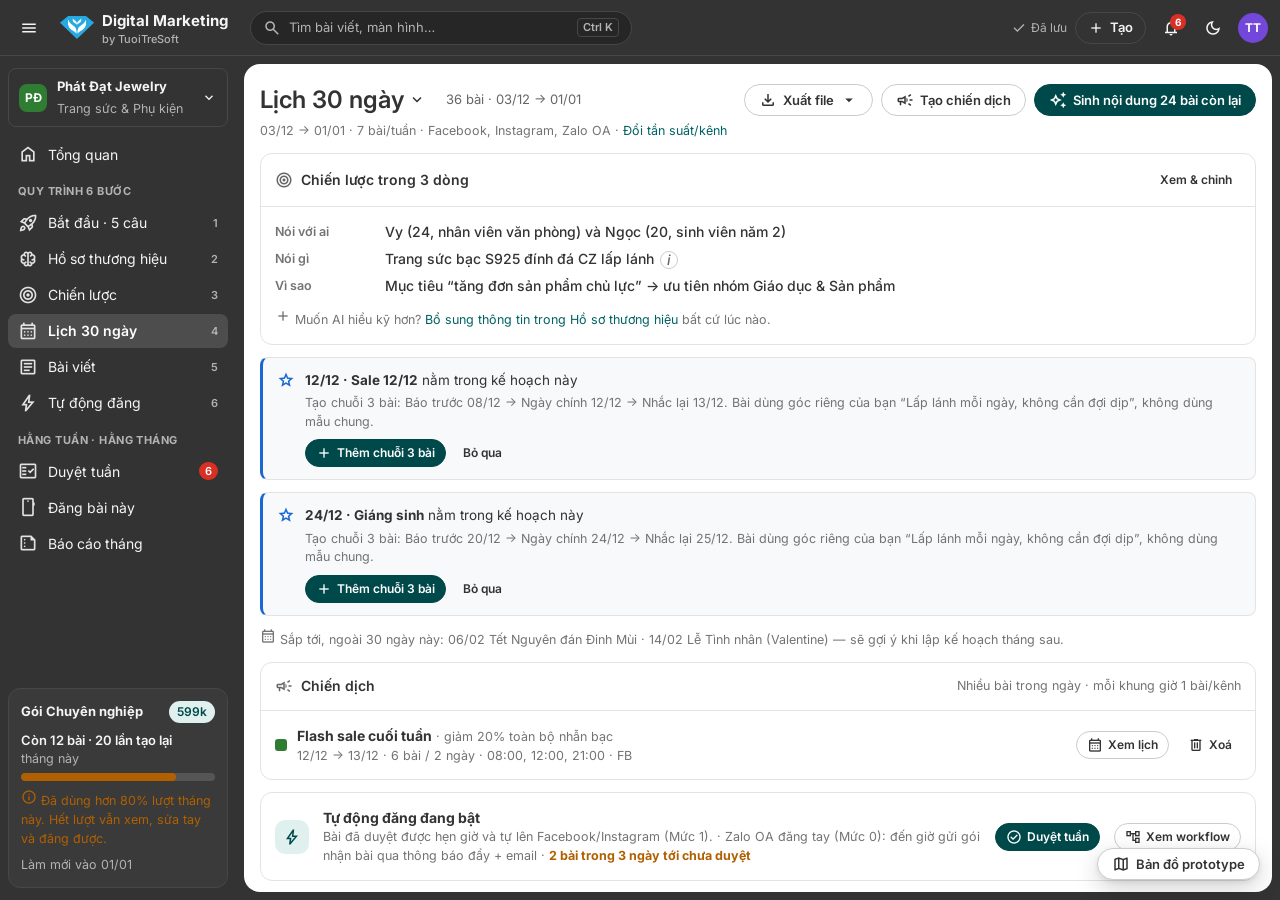
<file: plan.html>
<!doctype html>
<html lang="vi">
<head>
  <meta charset="utf-8">
  <meta name="viewport" content="width=device-width, initial-scale=1">
  <title>Lịch 30 ngày · Digital Marketing</title>
  <link rel="icon" href="assets/favicon.ico" sizes="any">
  <link rel="icon" href="assets/favicon-32.png" type="image/png" sizes="32x32">
  <link rel="apple-touch-icon" href="assets/apple-touch-icon.png">
  <meta name="theme-color" content="#333333">
  <link rel="preconnect" href="https://fonts.googleapis.com"><link rel="preconnect" href="https://fonts.gstatic.com" crossorigin>
  <link href="https://fonts.googleapis.com/css2?family=Inter:wght@400;500;600;700&family=Be+Vietnam+Pro:wght@400;500;600;700&display=swap" rel="stylesheet">
  <link rel="stylesheet" href="assets/styles.css?v=20261001cal">
  <script src="assets/theme.js?v=20261001cal"></script>
</head>
<body data-page="plan">
<main id="page" hidden>
  <div class="obj-head">
    <button class="obj-title" id="obj-title" aria-haspopup="menu" aria-expanded="false">Lịch 30 ngày<i data-icon="down"></i></button>
    <span class="obj-count" id="obj-count"></span>
    <div class="actions">
      <div style="position:relative">
        <button class="btn" id="export-btn" aria-haspopup="menu" aria-expanded="false"><i data-icon="download" class="sm"></i>Xuất file<i data-icon="caret" class="sm"></i></button>
        <div class="popover menu" id="export-menu" hidden style="right:0;left:auto;top:38px;width:260px">
          <button class="mi" data-export="xlsx"><i data-icon="table"></i>Excel (.xlsx)</button>
          <button class="mi" data-export="csv"><i data-icon="file"></i>CSV — mở được bằng Notion</button>
        </div>
      </div>
      <button class="btn" id="new-camp"><i data-icon="campaign" class="sm"></i>Tạo chiến dịch</button>
      <button class="btn primary" id="gen-all"><i data-icon="sparkles" class="sm"></i>Sinh toàn bộ nội dung</button>
    </div>
  </div>
  <p class="subtle" id="sub" style="padding:2px 16px 0"></p>

  <div class="plan-top">
    <div id="first-hero"></div>
    <div class="grid c2 mb-3" id="top-row"><div id="summary"></div><div id="tier2"></div></div>
    <div id="first-week"></div>
    <div id="seasonal" class="stack mb-3"></div>
    <div id="campaigns"></div>
    <div id="auto-banner"></div>
    <div id="alerts" class="stack mb-3"></div>
    <div class="grid c4" id="pillar-check"></div>
  </div>

  <div class="vtabs" role="tablist" aria-label="Chế độ xem đã lưu" id="vtabs"></div>
  <div class="tools">
    <label class="search-box"><i data-icon="search" class="sm"></i><input id="q" type="search" placeholder="Tìm bài" aria-label="Tìm bài"></label>
    <span class="grow"></span>
    <div class="segmented icons" role="group" aria-label="Kiểu hiển thị">
      <button data-view="table" aria-pressed="true" title="Bảng" aria-label="Bảng"><i data-icon="table" class="sm"></i></button>
      <button data-view="board" aria-pressed="false" title="Board theo trạng thái" aria-label="Board"><i data-icon="board" class="sm"></i></button>
      <button data-view="cal" aria-pressed="false" title="Lịch: tháng · tuần · ngày" aria-label="Lịch"><i data-icon="calendar" class="sm"></i></button>
    </div>
    <button class="btn icon" id="dense" title="Dòng gọn" aria-label="Bật/tắt dòng gọn" aria-pressed="false"><i data-icon="sliders" class="sm"></i></button>
  </div>
  <div class="qfbar" id="qfbar"></div>
  <div id="view-table" class="lt-wrap"></div>
  <div id="view-board" hidden></div>
  <div id="view-cal" hidden></div>
  <div class="tfoot"><span class="count-pill" id="count"></span><span class="subtle grow"><i data-icon="grip" class="sm"></i> Kéo-thả để đổi ngày/giờ · mỗi khung giờ 1 bài/kênh · lưu ngay</span><span class="subtle hide-sm" id="count2"></span></div>
</main>

<script src="assets/data.js?v=20261001cal"></script>
<script src="assets/app.js?v=20261001cal"></script>
<script>
(function () {
  const { D, state, icon, esc } = MP;
  MP.shell({ active: 'plan', template: 'list', crumbs: ['Quy trình', 'Lịch 30 ngày'] });
  const FIRST = MP.params.get('first') === '1' || state.firstRun;
  const PL = state.plan;
  let view = 'table', fPillar = new Set(), fChannel = new Set(), fStatus = new Set(), q = '', saved = 'all', dense = false;
  try { view = localStorage.getItem('mp-plan-view') || 'table'; dense = localStorage.getItem('mp-plan-dense') === '1'; } catch (e) {}
  // Trạng thái lọc lưu vào URL query (quy tắc file gốc)
  (function () { const u = MP.params; if (u.get('nhom')) fPillar = new Set(u.get('nhom').split(',')); if (u.get('kenh')) fChannel = new Set(u.get('kenh').split(',')); if (u.get('tt')) fStatus = new Set(u.get('tt').split(',')); if (u.get('view')) saved = u.get('view'); })();
  function syncUrl() { try { const u = new URLSearchParams(location.search); [['nhom', fPillar], ['kenh', fChannel], ['tt', fStatus]].forEach(([k, v]) => v.size ? u.set(k, [...v].join(',')) : u.delete(k)); saved !== 'all' ? u.set('view', saved) : u.delete('view'); history.replaceState(null, '', location.pathname + (u.toString() ? '?' + u : '')); } catch (e) {} }
  const STG = { khung: ['planned'], noidung: ['generated', 'edited'], hen: ['approved', 'received'], dang: ['published'], xuly: ['needcheck', 'failed', 'skipped'] };
  const STG_NAME = { khung: 'Đã lên khung', noidung: 'Có nội dung · chờ duyệt', hen: 'Đã duyệt · đã hẹn', dang: 'Đã đăng', xuly: 'Cần xử lý' };
  const stg = st => Object.keys(STG).find(k => STG[k].includes(st)) || 'khung';
  const SAVED = [
    { id: 'all', t: 'Tất cả bài', f: () => true },
    { id: 'week', t: '7 ngày tới', f: i => i.date >= MP.today() && i.date <= D.addDays(MP.today(), 6) },
    { id: 'review', t: 'Chờ duyệt', f: i => stg(i.status) === 'noidung' },
    { id: 'sched', t: 'Đã hẹn & đã đăng', f: i => ['hen', 'dang'].includes(stg(i.status)) }
  ];
  const norm = x => String(x).toLowerCase().normalize('NFD').replace(/[\u0300-\u036f]/g, '').replace(/đ/g, 'd');

  function hrefOf(it) { return 'post.html?id=' + it.id; }
  function visible() {
    const sv = SAVED.find(x => x.id === saved) || SAVED[0]; const qq = norm(q);
    return MP.items().filter(i => sv.f(i) && (!fPillar.size || fPillar.has(i.pillar)) && (!fChannel.size || fChannel.has(i.channel)) && (!fStatus.size || fStatus.has(stg(i.status))) && (!qq || norm(i.title + ' ' + i.hook).includes(qq)));
  }

  function header() {
    const all = MP.items(); const end = D.addDays(PL.start, 29);
    document.getElementById('sub').innerHTML = `${MP.fmtDate(PL.start, 'short')} → ${MP.fmtDate(end, 'short')} · ${PL.frequency} bài/tuần · ${PL.channels.map(c => D.CHANNELS[c].name).join(', ')} · <a href="strategy.html#pillars">Đổi tần suất/kênh</a>`;
    const planned = all.filter(i => i.status === 'planned' && !MP.isLocked(i)).length;
    const locked = all.filter(i => i.status === 'planned' && MP.isLocked(i)).length;
    const g = document.getElementById('gen-all');
    g.innerHTML = icon(planned ? 'sparkles' : locked ? 'lock' : 'check') + (planned ? `Sinh nội dung ${planned} bài còn lại` : locked ? `Mở ${locked} bài còn lại` : 'Đã sinh đủ nội dung'); g.disabled = !planned && !locked;
  }

  // ---------- Kiểm tỷ lệ pillar (US-302) ----------
  function pillarCheck() {
    const all = MP.items().filter(i => !i.campaign && !i.added); const n = all.length || 1;
    document.getElementById('pillar-check').innerHTML = state.strategy.pillars.map(p => {
      const P = D.PILLARS[p.id]; const c = all.filter(i => i.pillar === p.id).length; const pct = Math.round(c / n * 100); const dev = Math.abs(pct - p.ratio);
      return `<div class="kpi"><div class="row between" style="gap:6px;flex-wrap:nowrap"><span class="l" style="min-width:0;overflow:hidden">${MP.pillarBadge(p.id)}</span>${dev <= 5 ? `<span class="badge dot success" title="Lệch ${dev}% — đúng tỷ lệ" style="flex:none">Đạt</span>` : `<span class="badge dot warning" style="flex:none">Lệch ${dev}%</span>`}</div>
        <div class="row mt-2" style="align-items:baseline"><b class="v" style="margin:0">${c}</b><span class="subtle">bài · ${pct}% (mục tiêu ${p.ratio}%)</span></div>
        <div class="progress mt-2"><span class="bg-${p.id}" style="width:${Math.min(100, pct / Math.max(p.ratio, 1) * 100)}%"></span></div></div>`;
    }).join('');
  }

  // ---------- Cảnh báo trùng ý (US-303) ----------
  function alerts() {
    const box = document.getElementById('alerts'); const all = MP.items();
    const flagged = all.filter(i => i.flag);
    const clashes = MP.slotConflicts();
    box.innerHTML = (clashes.length ? `<div class="callout danger">${icon('alert')}<div class="grow"><b>${clashes.length} khung giờ đang có hơn 1 bài trên cùng kênh</b> — mỗi khung giờ chỉ đăng 1 bài/kênh, bài sau sẽ không tự đăng. ${clashes.slice(0, 3).map(g => MP.fmtDate(g[0].date, 'short') + ' ' + MP.slotLabel(g[0].time) + ' ' + D.CHANNELS[g[0].channel].short).join(' · ')}
        <div class="row mt-2 wrap"><button class="btn sm primary" id="fix-slots">${icon('clock', 'sm')}Tự dời sang khung trống gần nhất</button></div></div></div>` : '') + flagged.map(it => {
      const other = all.find(x => x.id === it.flag.similarTo);
      return `<div class="callout warning">${icon('alert')}<div class="grow"><b>Hai bài gần giống ý nhau</b> — Ngày ${it.day} “${esc(it.title)}” và Ngày ${other ? other.day : '?'} “${esc(other ? other.title : '')}” (độ tương đồng ${String(it.flag.score).replace('.', ',')} &gt; ngưỡng 0,88). Hệ thống đã thử sinh lại 3 lần, bạn quyết định giúp nhé.
        <div class="row mt-2 wrap"><button class="btn sm primary" data-refix="${it.id}">${icon('refresh', 'sm')}Tạo lại ngày ${it.day}</button><button class="btn sm ghost" data-keep="${it.id}">Giữ cả hai</button></div></div></div>`;
    }).join('');
    const fx = document.getElementById('fix-slots'); if (fx) fx.onclick = () => { const n = MP.autoFixSlots(); MP.save(); render(); MP.toast('Đã dời ' + n + ' bài sang khung trống', 'clock'); };
    box.querySelectorAll('[data-keep]').forEach(b => b.onclick = () => { delete MP.poolItem(b.dataset.keep).flag; MP.save(); render(); });
    box.querySelectorAll('[data-refix]').forEach(b => b.onclick = () => {
      const p = MP.poolItem(b.dataset.refix);
      b.disabled = true; b.innerHTML = icon('refresh', 'sm') + 'Đang tạo lại…';
      setTimeout(() => {
        p.title = 'Mùa nồm ẩm: cất trang sức bạc thế nào để không xỉn màu?'; p.hook = 'Trời nồm, bạc dễ xỉn? Làm đúng 1 việc này trước khi đi ngủ.';
        delete p.flag; if (p.content) p.content = D.genContent(p, state.brand, 1);
        MP.save(); render(); MP.toast('Đã tạo lại · độ tương đồng mới 0,62');
      }, 1200);
    });
  }

  // ---------- Bảng (§6.6): cột tên dính trái + "Xem trước" ----------
  function table() {
    const rows = visible();
    if (!rows.length) { document.getElementById('view-table').innerHTML = `<div class="empty"><div class="em-ic">${icon('filter', 'xl')}</div><h3>Không có bài nào khớp bộ lọc</h3><p>Bỏ bớt bộ lọc nhanh hoặc chọn view “Tất cả bài”.</p><button class="btn sm" id="clear-all">Xoá tất cả bộ lọc</button></div>`; const c = document.getElementById('clear-all'); if (c) c.onclick = clearAll; return; }
    const t = MP.today();
    document.getElementById('view-table').innerHTML = `<table class="table lt ${dense ? 'dense' : ''}"><thead><tr><th><span class="sr-only">Kéo</span></th><th>Tiêu đề & câu mở đầu</th><th>Ngày đăng</th><th>Nhóm nội dung</th><th>Góc kể chuyện</th><th>Kênh · giờ</th><th>Trạng thái</th></tr></thead><tbody>` +
      rows.map(it => { const P = D.PILLARS[it.pillar]; const ai = MP.autoInfo(it); return `<tr draggable="true" data-id="${it.id}" data-href="${hrefOf(it)}" tabindex="0">
        <td><span class="grip" title="Kéo để đổi ngày">${icon('grip', 'sm')}</span></td>
        <td><div class="name-cell"><span class="av" style="background:var(--cat-${P.cat})">${icon(P.icon, 'sm')}</span><span class="nm"><a href="${hrefOf(it)}" tabindex="-1">${esc(it.title)}</a><span class="h">${esc(MP.quoteHook(it.hook))}</span></span>${it.flag ? '<span class="badge warning" title="Gần trùng ý bài khác">' + icon('alert') + '</span>' : ''}<button class="prev-btn" data-prev="${it.id}">Xem trước</button></div></td>
        <td class="nowrap">${MP.fmtDate(it.date)}<div class="subtle">Ngày ${it.day}${it.date === t ? ' · <b style="color:var(--link)">Hôm nay</b>' : ''}</div></td>
        <td>${MP.pillarBadge(it.pillar)}${it.event ? ' <span class="tag pk">' + esc(it.event) + '</span>' : ''} ${MP.campaignTag(it)}</td>
        <td><span class="truncate" style="display:inline-block;max-width:190px;vertical-align:bottom">${esc(MP.angleName(it.angle))}</span></td>
        <td class="nowrap">${MP.channelBadge(it.channel)} <span title="${esc(ai.text)}">${it.time}</span><div class="subtle">${(MP.KIND_LABEL[ai.kind] || '').toLowerCase()}</div></td>
        <td>${MP.isLocked(it) && !it.content ? '<span class="badge dot">Khoá · dùng thử</span>' : MP.statusBadge(it.status)}</td></tr>`; }).join('') + '</tbody></table>';
    const tb = document.querySelector('#view-table tbody');
    let dragId = null;
    tb.querySelectorAll('[data-prev]').forEach(b => b.onclick = e => { e.stopPropagation(); preview(Number(b.dataset.prev)); });
    tb.querySelectorAll('tr').forEach(tr => {
      tr.onclick = () => { location.href = tr.dataset.href; };
      tr.onkeydown = e => { if (e.key === 'Enter') location.href = tr.dataset.href; };
      tr.addEventListener('dragstart', e => { dragId = tr.dataset.id; tr.classList.add('dragging'); e.dataTransfer.effectAllowed = 'move'; try { e.dataTransfer.setData('text/plain', dragId); } catch (x) {} });
      tr.addEventListener('dragend', () => { tr.classList.remove('dragging'); tb.querySelectorAll('.drop-target').forEach(x => x.classList.remove('drop-target')); });
      tr.addEventListener('dragover', e => { e.preventDefault(); tb.querySelectorAll('.drop-target').forEach(x => x.classList.remove('drop-target')); if (tr.dataset.id !== dragId) tr.classList.add('drop-target'); });
      tr.addEventListener('drop', e => { e.preventDefault(); if (dragId && dragId !== tr.dataset.id) swap(Number(dragId), Number(tr.dataset.id)); });
    });
  }

  // ---------- Board theo trạng thái (§6.7) ----------
  function board() {
    const rows = visible(); const cols = Object.keys(STG).filter(k => k !== 'xuly' || rows.some(i => stg(i.status) === 'xuly'));
    document.getElementById('view-board').innerHTML = '<div class="kb">' + cols.map(k => { const its = rows.filter(i => stg(i.status) === k);
      return `<section class="kcol" aria-label="${STG_NAME[k]}"><div class="kcol-h">${esc(STG_NAME[k])}<span class="n">${its.length}</span></div><div class="kcol-b">` +
        (its.length ? its.map(it => `<a class="kc" href="${hrefOf(it)}"><span class="t">${esc(it.title)}</span>
          <span class="m">${icon('calendar')}${MP.fmtDate(it.date)} · ${it.time}</span><span class="m">${icon('send')}${esc(D.CHANNELS[it.channel].name)}</span>
          <span class="row wrap" style="gap:4px">${MP.pillarBadge(it.pillar)}${k === 'dang' ? '<span class="badge dot success">Đã lên kênh</span>' : ''}</span></a>`).join('') : '<p class="subtle" style="padding:8px 4px">Trống</p>') + '</div></section>'; }).join('') + '</div>';
  }

  // ---------- Xem trước (dock phải, §6.10) ----------
  function preview(pid) {
    const it = MP.item(pid); const p = MP.poolItem(pid); const ai = MP.autoInfo(it); const P = D.PILLARS[it.pillar];
    const d = MP.drawer({ title: it.title, dock: true,
      body: `<div class="row"><span class="id-av" style="width:36px;height:36px;border-radius:8px;background:var(--cat-${P.cat})">${icon(P.icon)}</span><div class="grow"><div class="subtle">Ngày ${it.day} · ${MP.fmtDate(it.date, 'long')}</div>${MP.statusBadge(it.status)}</div></div>
        <div class="props">
          <div class="prop"><div class="l">Câu mở đầu</div><div class="v">${esc(it.hook)}</div></div>
          <div class="prop"><div class="l">Nhóm nội dung</div><div class="v">${MP.pillarBadge(it.pillar)}</div></div>
          <div class="prop"><div class="l">Góc kể chuyện</div><div class="v">${esc(MP.angleName(it.angle))}</div></div>
          <div class="prop"><div class="l">Kênh · giờ đăng</div><div class="v">${MP.channelBadge(it.channel)} ${it.time}</div></div>
          <div class="prop"><div class="l">Tự động đăng</div><div class="v" style="font-weight:400;font-size:13px">${esc(ai.text)}</div></div>
        </div>
        ${p.content ? `<div class="card card-pad content-block" style="font-size:13px;max-height:280px;overflow:auto">${esc(p.content.caption)}</div>` : `<div class="callout">${icon('info')}<div>Bài mới có khung — mở bài để viết nội dung.</div></div>`}`,
      foot: `<a class="btn primary" href="${hrefOf(it)}">${icon('external', 'sm')}Mở bài đầy đủ</a><button class="btn ghost" data-dclose2>Đóng</button>` });
    d.el.querySelector('[data-dclose2]').onclick = d.close;
    MP.track('preview_open', { ngày: it.day });
  }

  // Đổi ngày 2 bài (kéo dòng trong bảng). Giờ đi theo bài; nếu trùng khung trên kênh → tự dời sang khung trống gần nhất
  function swap(a, b) {
    const sa = PL.schedule.find(s => s.id === a), sb = PL.schedule.find(s => s.id === b);
    const da = sa.date, db = sb.date; if (da === db) return;
    sa.date = '0000-00-00'; sb.date = '0000-00-00';
    const ra = MP.placeItem(a, db), rb = MP.placeItem(b, da);
    if (!ra.ok || !rb.ok) { sa.date = da; sb.date = db; MP.toast('Không đổi được — ngày kia đã kín khung giờ trên kênh này', 'alert'); render(); return; }
    MP.save(); render();
    const sh = [ra, rb].filter(r => r.shifted);
    MP.toast('Đã đổi ngày: ' + MP.fmtDate(db, 'short') + ' ↔ ' + MP.fmtDate(da, 'short') + (sh.length ? ' · dời ' + sh.map(r => r.time).join(', ') + ' để không trùng khung giờ' : ''), sh.length ? 'clock' : 'checkCircle');
  }
  // Dời 1 bài sang ngày khác (kéo trên lịch tháng) — ngày được nhiều bài; chỉ chặn trùng khung giờ trên cùng kênh
  function moveTo(id, date, time, channel) {
    const it = MP.item(id); if (!it) return;
    if (it.date === date && (!time || MP.slotOf(time) === MP.slotOf(it.time)) && (!channel || channel === it.channel)) return;
    if (it.status === 'published') { MP.toast('Bài đã đăng — không dời được', 'alert'); return; }
    const r = MP.placeItem(id, date, time, { strict: !!time, channel });
    if (!r.ok) { MP.toast(r.full ? 'Ngày ' + MP.fmtDate(date, 'short') + ' đã kín mọi khung giờ trên ' + D.CHANNELS[r.channel].name : MP.slotMsg(r), 'alert'); return; }
    MP.save(); render();
    MP.toast(r.shifted ? 'Đã dời sang ' + MP.fmtDate(date, 'short') + ' · ' + r.time + ' (khung ' + MP.slotLabel(it.time) + ' đã có bài)' : 'Đã dời sang ' + MP.fmtDate(date, 'short') + ' · ' + r.time + (channel && channel !== it.channel ? ' · ' + D.CHANNELS[channel].name : ''), r.shifted ? 'clock' : 'checkCircle');
  }

  // ---------- Lịch: Tháng · Tuần · Ngày (US-307) ----------
  // Quy tắc hiển thị: 1 ô giờ × 1 kênh = 1 khung giờ = tối đa 1 bài. Một ngày được nhiều bài.
  const HOURS = []; for (let h = MP.SLOT_FROM; h <= MP.SLOT_TO; h++) HOURS.push(h);
  const WDN = ['Chủ nhật', 'Thứ 2', 'Thứ 3', 'Thứ 4', 'Thứ 5', 'Thứ 6', 'Thứ 7'];
  let calMode = 'month', calCur = null;
  try { calMode = localStorage.getItem('mp-cal-mode') || 'month'; } catch (e) {}
  if (MP.params.get('cal')) calMode = MP.params.get('cal');
  if (MP.params.get('ngay')) calCur = MP.params.get('ngay');
  const planEnd = () => D.addDays(PL.start, 29);
  const inPlan = d => d >= PL.start && d <= planEnd();
  const canAdd = d => inPlan(d) && d >= MP.today();
  const wdOf = d => new Date(d + 'T00:00:00').getDay();
  const mondayOf = d => D.addDays(d, -((wdOf(d) + 6) % 7));
  function calTitle() {
    const d = new Date(calCur + 'T00:00:00');
    if (calMode === 'month') return 'Tháng ' + (d.getMonth() + 1) + ', ' + d.getFullYear();
    if (calMode === 'week') { const m = mondayOf(calCur); return 'Tuần ' + MP.fmtDate(m, 'short') + ' – ' + MP.fmtDate(D.addDays(m, 6), 'short'); }
    return WDN[d.getDay()] + ', ' + MP.fmtDate(calCur, 'short') + '/' + calCur.slice(0, 4) + (inPlan(calCur) ? ' · Ngày ' + MP.dayNo(calCur) : '');
  }
  function calNav(dir) {
    if (calMode === 'month') { const d = new Date(calCur + 'T00:00:00'); d.setDate(1); d.setMonth(d.getMonth() + dir); calCur = D.isoDate(d); }
    else calCur = D.addDays(calCur, dir * (calMode === 'week' ? 7 : 1));
    cal();
  }
  function setCal(mode, date) { calMode = mode; if (date) calCur = date; try { localStorage.setItem('mp-cal-mode', mode); } catch (e) {} cal(); }
  function statusMini(it) {
    return it.status === 'published' ? '<span class="badge success sm">' + icon('checkCircle') + 'Đã đăng</span>' : it.status === 'approved' ? '<span class="badge primary sm">' + icon('clock') + 'Đã hẹn</span>' : it.status === 'planned' ? '<span class="badge sm">Khung</span>' : '<span class="badge info sm">Có nội dung</span>';
  }
  function chip(it, cls) {
    const cp = it.campaign && MP.campaign(it.campaign); const ai = MP.autoInfo(it);
    return `<a class="ev ${cls || ''} ${it.pillar} ${cp ? 'cp c' + cp.color : ''} ${ai.kind === 'slot' ? 'clash' : ''}" draggable="${it.status !== 'published'}" data-id="${it.id}" href="${hrefOf(it)}" title="${esc(it.time + ' · ' + D.CHANNELS[it.channel].name + ' · ' + it.title + (cp ? ' · Chiến dịch ' + cp.name : ''))}">`;
  }
  function cal() {
    if (!calCur) calCur = calMode === 'month' ? D.addDays(PL.start, 14) : inPlan(MP.today()) ? MP.today() : PL.start;
    if (!['month', 'week', 'day'].includes(calMode)) calMode = 'month';
    const rows = visible(); const byDate = {}; rows.forEach(r => { (byDate[r.date] = byDate[r.date] || []).push(r); });
    const t = MP.today(); const root = document.getElementById('view-cal');
    const bar = `<div class="cal-bar">
      <button class="btn sm" data-cal-today>Hôm nay</button>
      <span class="row" style="gap:2px"><button class="btn ghost sm icon" data-cal-nav="-1" aria-label="Trước">${icon('left', 'sm')}</button><button class="btn ghost sm icon" data-cal-nav="1" aria-label="Sau">${icon('right', 'sm')}</button></span>
      <b class="cal-title">${esc(calTitle())}</b><span class="grow"></span>
      <span class="subtle hide-sm">${icon('info', 'sm')} Mỗi khung giờ 1 bài/kênh · một ngày được nhiều bài</span>
      <div class="segmented" role="group" aria-label="Kiểu lịch">${[['month', 'Tháng'], ['week', 'Tuần'], ['day', 'Ngày']].map(([k, l]) => `<button data-cal-mode="${k}" aria-pressed="${calMode === k}">${l}</button>`).join('')}</div>
    </div>`;
    let body = '';
    if (calMode === 'month') {
      const d0 = new Date(calCur + 'T00:00:00'); const m = d0.getMonth();
      const first = mondayOf(D.isoDate(new Date(d0.getFullYear(), m, 1))); const lastD = D.isoDate(new Date(d0.getFullYear(), m + 1, 0));
      const cells = []; let d = first; while (d <= lastD || cells.length % 7) { cells.push(d); d = D.addDays(d, 1); }
      body = '<div class="cal month">' + ['T2', 'T3', 'T4', 'T5', 'T6', 'T7', 'CN'].map(x => `<div class="cal-h">${x}</div>`).join('') + cells.map(c => {
        const its = byDate[c] || []; const inM = new Date(c + 'T00:00:00').getMonth() === m; const cps = (state.campaigns || []).filter(x => c >= x.from && c <= x.to);
        return `<div class="cal-d ${inM ? '' : 'out'} ${inPlan(c) ? '' : 'np'} ${c === t ? 'today' : ''}" data-date="${inPlan(c) ? c : ''}">
          <div class="cal-n"><button class="dn" data-goday="${c}" title="Xem ngày">${Number(c.slice(8))}${c.slice(8) === '01' ? '/' + Number(c.slice(5, 7)) : ''}</button>${its.length > 1 ? `<span class="cnt">${its.length} bài</span>` : inPlan(c) && its.length ? `<span>N${MP.dayNo(c)}</span>` : ''}${canAdd(c) ? `<button class="add" data-add="${c}" title="Thêm bài ngày này" aria-label="Thêm bài">${icon('plus', 'sm')}</button>` : ''}</div>
          ${cps.map(x => `<span class="cp-band c${x.color}" title="Chiến dịch ${esc(x.name)}">${icon('campaign')}${esc(x.name)}</span>`).join('')}
          ${its.slice(0, 3).map(it => chip(it) + `<b class="tm">${it.time}</b><span class="chn">${D.CHANNELS[it.channel].short}</span><span class="t">${esc(it.title)}</span></a>`).join('')}
          ${its.length > 3 ? `<button class="more" data-goday="${c}">+${its.length - 3}<span class="hide-sm"> bài nữa</span></button>` : ''}
        </div>`;
      }).join('') + '</div>';
    } else if (calMode === 'week') {
      const mon = mondayOf(calCur); const days = [0, 1, 2, 3, 4, 5, 6].map(i => D.addDays(mon, i));
      body = `<div class="tg-wrap"><div class="tg week" style="--cols:7"><div class="tg-c"></div>` + days.map(d => { const n = (byDate[d] || []).length;
        return `<button class="tg-h ${d === t ? 'today' : ''} ${inPlan(d) ? '' : 'np'}" data-goday="${d}"><span>${['CN', 'T2', 'T3', 'T4', 'T5', 'T6', 'T7'][wdOf(d)]}</span><b>${Number(d.slice(8))}/${Number(d.slice(5, 7))}</b><small>${n ? n + ' bài' : inPlan(d) ? 'Trống' : 'Ngoài KH'}</small></button>`; }).join('') +
        HOURS.map(h => `<div class="tg-t">${MP.pad2(h)}:00</div>` + days.map(d => { const its = (byDate[d] || []).filter(i => MP.slotOf(i.time) === h);
          return `<div class="tg-s ${inPlan(d) ? '' : 'np'} ${d === t ? 'today' : ''}" data-date="${inPlan(d) ? d : ''}" data-h="${h}">${its.map(it => chip(it, 'w') + `<span class="row" style="gap:4px"><b class="tm">${it.time}</b><span class="chn">${D.CHANNELS[it.channel].short}</span></span><span class="t">${esc(it.title)}</span></a>`).join('')}${!its.length && canAdd(d) ? `<button class="add-s" data-add="${d}" data-h="${h}" aria-label="Thêm bài ${h}:00">${icon('plus', 'sm')}</button>` : ''}</div>`; }).join('')).join('') + '</div></div>';
    } else {
      const d = calCur; const its = byDate[d] || []; const chs = PL.channels.slice(); its.forEach(i => { if (!chs.includes(i.channel)) chs.push(i.channel); });
      const cps = (state.campaigns || []).filter(x => d >= x.from && d <= x.to);
      const free = chs.reduce((s, c) => s + HOURS.filter(h => !its.some(i => i.channel === c && MP.slotOf(i.time) === h)).length, 0);
      body = `<div class="day-sum">${its.length ? `<b>${its.length} bài</b> trong ngày · ${chs.map(c => D.CHANNELS[c].short + ' ' + its.filter(i => i.channel === c).length).join(' · ')} · còn ${free} khung trống` : inPlan(d) ? 'Chưa có bài nào ngày này.' : 'Ngày này nằm ngoài kế hoạch 30 ngày.'}
          ${cps.map(x => `<span class="cp-band inline c${x.color}">${icon('campaign')}Chiến dịch ${esc(x.name)}</span>`).join('')}
          ${canAdd(d) ? `<button class="btn sm" data-add="${d}">${icon('plus', 'sm')}Thêm bài</button>` : ''}</div>
        <div class="tg-wrap"><div class="tg day" style="--cols:${chs.length}"><div class="tg-c"></div>` + chs.map(c => `<div class="tg-h ch"><b>${esc(D.CHANNELS[c].name)}</b><small>${D.CHANNELS[c].level === 0 ? 'Đăng tay (Mức 0)' : 'Tự đăng (Mức 1)'}</small></div>`).join('') +
        HOURS.map(h => `<div class="tg-t">${MP.pad2(h)}:00</div>` + chs.map(c => { const it = its.find(i => i.channel === c && MP.slotOf(i.time) === h); const more = its.filter(i => i.channel === c && MP.slotOf(i.time) === h).length - 1;
          return `<div class="tg-s ${d === t ? 'today' : ''} ${inPlan(d) ? '' : 'np'}" data-date="${inPlan(d) ? d : ''}" data-h="${h}" data-ch="${c}">${it ? chip(it, 'd') + `<span class="row" style="gap:6px"><b class="tm">${it.time}</b>${MP.pillarBadge(it.pillar)}${statusMini(it)}${MP.campaignTag(it)}</span><span class="t">${esc(it.title)}</span></a>${more > 0 ? `<span class="badge danger sm" title="Trùng khung giờ">${icon('alert')}+${more} trùng</span>` : ''}` : canAdd(d) ? `<button class="add-s" data-add="${d}" data-h="${h}" data-ch="${c}">${icon('plus', 'sm')}<span>Thêm bài ${MP.pad2(h)}:00</span></button>` : ''}</div>`; }).join('')).join('') + '</div></div>';
    }
    root.innerHTML = bar + body;
    // Điều hướng
    root.querySelector('[data-cal-today]').onclick = () => { calCur = MP.today(); cal(); };
    root.querySelectorAll('[data-cal-nav]').forEach(b => b.onclick = () => calNav(Number(b.dataset.calNav)));
    root.querySelectorAll('[data-cal-mode]').forEach(b => b.onclick = () => setCal(b.dataset.calMode));
    root.querySelectorAll('[data-goday]').forEach(b => b.onclick = e => { e.preventDefault(); setCal('day', b.dataset.goday); });
    root.querySelectorAll('[data-add]').forEach(b => b.onclick = e => { e.preventDefault(); e.stopPropagation(); addPost(b.dataset.add, b.dataset.h ? MP.pad2(Number(b.dataset.h)) + ':00' : null, b.dataset.ch); });
    // Kéo-thả: tháng → giữ giờ (trùng thì tự dời) · tuần/ngày → chọn đúng khung (trùng thì chặn)
    let dragId = null;
    root.querySelectorAll('.ev[draggable="true"]').forEach(ev => {
      ev.addEventListener('dragstart', e => { dragId = Number(ev.dataset.id); ev.classList.add('dragging'); try { e.dataTransfer.setData('text/plain', dragId); } catch (x) {} });
      ev.addEventListener('dragend', () => ev.classList.remove('dragging'));
    });
    root.querySelectorAll('[data-date]').forEach(cell => {
      if (!cell.dataset.date) return;
      cell.addEventListener('dragover', e => { e.preventDefault(); cell.classList.add('over'); });
      cell.addEventListener('dragleave', () => cell.classList.remove('over'));
      cell.addEventListener('drop', e => {
        e.preventDefault(); cell.classList.remove('over'); if (!dragId) return;
        const it = MP.item(dragId); let time = null;
        if (cell.dataset.h) time = MP.pad2(Number(cell.dataset.h)) + ':' + (MP.slotOf(it.time) === Number(cell.dataset.h) ? it.time.slice(3) : String(it.time).slice(3) || '00');
        moveTo(dragId, cell.dataset.date, time, cell.dataset.ch || null); dragId = null;
      });
    });
  }

  // ---------- Thêm 1 bài vào ngày (một ngày được nhiều bài) ----------
  function slotHint(date, ch, time, exceptId) {
    const c = MP.slotTaken(date, ch, time, exceptId);
    if (!c) return { ok: true, html: `<div class="callout success">${icon('checkCircle')}<div>Khung ${MP.slotLabel(time)} trên ${esc(D.CHANNELS[ch].name)} còn trống.</div></div>` };
    const f = MP.freeTime(date, ch, time, exceptId);
    return { ok: false, free: f, html: `<div class="callout danger">${icon('alert')}<div class="grow">Khung ${MP.slotLabel(time)} trên ${esc(D.CHANNELS[ch].name)} đã có bài “${esc(c.title)}”. Mỗi khung giờ chỉ 1 bài/kênh.${f ? `<div class="mt-2"><button type="button" class="btn sm" data-use-free="${f}">${icon('clock', 'sm')}Dùng khung trống gần nhất: ${f}</button></div>` : ' Ngày này đã kín khung trên kênh này.'}</div></div>` };
  }
  function addPost(date, time, ch) {
    ch = ch || PL.channels[0]; time = time || MP.freeTime(date, ch, D.CHANNELS[ch].defaultTime) || D.CHANNELS[ch].defaultTime;
    const base = MP.items().filter(i => !i.campaign && !i.added); const n = base.length || 1;
    const need = state.strategy.pillars.map(p => ({ id: p.id, gap: p.ratio / 100 - base.filter(i => i.pillar === p.id).length / n })).sort((a, b) => b.gap - a.gap)[0].id;
    const dayCount = MP.items().filter(i => i.date === date).length;
    const m = MP.modal({ title: 'Thêm bài · ' + MP.fmtDate(date), subtitle: dayCount ? `Ngày này đã có ${dayCount} bài — vẫn thêm được, miễn khác khung giờ trên cùng kênh.` : 'Bài mới vào lịch ở trạng thái “Đã lên khung”, sinh nội dung sau.',
      body: `<div class="stack">
        <div class="grid c2"><div class="field"><label for="ap-ch">Kênh</label><select class="select" id="ap-ch">${PL.channels.map(c => `<option value="${c}" ${c === ch ? 'selected' : ''}>${esc(D.CHANNELS[c].name)}</option>`).join('')}</select></div>
        <div class="field"><label for="ap-t">Giờ đăng</label><input class="input" type="time" id="ap-t" value="${time}" step="900"></div></div>
        <div id="ap-slot"></div>
        <div class="field"><label for="ap-p">Nhóm nội dung</label><select class="select" id="ap-p">${state.strategy.pillars.map(p => `<option value="${p.id}" ${p.id === need ? 'selected' : ''}>${esc(D.PILLARS[p.id].name)}${p.id === need ? ' — đang thiếu so với tỷ lệ' : ''}</option>`).join('')}</select></div>
        <div class="field"><label for="ap-title">Tiêu đề (để trống để AI đặt)</label><input class="input" id="ap-title" placeholder="Vd: Mẹo giữ nhẫn bạc luôn sáng khi đi biển"></div>
      </div>`,
      foot: '<button class="btn" data-close>Huỷ</button><button class="btn primary" id="ap-ok">' + icon('plus', 'sm') + 'Thêm vào lịch</button>' });
    const $ = s => m.el.querySelector(s);
    const check = () => { const r = slotHint(date, $('#ap-ch').value, $('#ap-t').value || '00:00'); $('#ap-slot').innerHTML = r.html; $('#ap-ok').disabled = !r.ok;
      const u = $('[data-use-free]'); if (u) u.onclick = () => { $('#ap-t').value = u.dataset.useFree; check(); }; };
    $('#ap-ch').onchange = check; $('#ap-t').oninput = check; check();
    $('#ap-ok').onclick = () => {
      const c = $('#ap-ch').value, tm = $('#ap-t').value; if (!tm || MP.slotTaken(date, c, tm)) return check();
      const pid = $('#ap-p').value; const ang = state.strategy.angles[Math.floor(Math.random() * state.strategy.angles.length)];
      const title = $('#ap-title').value.trim() || D.PILLARS[pid].name + ': ' + ang.name;
      const p = MP.newPost({ date, time: tm, channel: c, pillar: pid, angle: ang.id, title, hook: ang.message, format: c === 'instagram' ? 'carousel' : 'post' });
      state.activity.unshift({ t: 0, icon: 'plus', text: 'Thêm bài ' + MP.fmtDate(date, 'short') + ' ' + tm + ' · ' + D.CHANNELS[c].name });
      MP.save(); m.close(); render(); MP.track('post_add', { ngày: date, kênh: c }); MP.toast('Đã thêm bài ' + tm + ' ' + D.CHANNELS[c].short + ' · ' + MP.fmtDate(date, 'short'), 'plus');
      void p;
    };
  }

  // ---------- Chiến dịch: nhiều bài trong ngày, vẫn 1 bài/khung giờ/kênh ----------
  const CAMP_TIMES = ['08:00', '10:00', '12:00', '15:00', '18:00', '20:00', '21:00'];
  function campaignModal() {
    const t0 = D.addDays(MP.today(), 1) > planEnd() ? MP.today() : D.addDays(MP.today(), 1);
    const st = { name: 'Sale giữa tháng', offer: 'giảm 15% + tặng hộp nhung', from: t0, to: D.addDays(t0, 2) > planEnd() ? planEnd() : D.addDays(t0, 2), times: ['08:00', '12:00', '20:00'], channels: PL.channels.filter(c => D.CHANNELS[c].level === 1).slice(0, 1), onClash: 'shift' };
    if (!st.channels.length) st.channels = [PL.channels[0]];
    const m = MP.modal({ title: 'Tạo chiến dịch', subtitle: 'Chiến dịch được đăng nhiều bài trong một ngày. Quy tắc giữ nguyên: mỗi khung giờ chỉ 1 bài trên mỗi kênh.', wide: true,
      body: `<div class="camp-grid"><div class="stack">
        <div class="field"><label for="cp-n">Tên chiến dịch</label><input class="input" id="cp-n" value="${esc(st.name)}"></div>
        <div class="field"><label for="cp-o">Ưu đãi / thông điệp chính</label><input class="input" id="cp-o" value="${esc(st.offer)}"></div>
        <div class="grid c2"><div class="field"><label for="cp-f">Từ ngày</label><input class="input" type="date" id="cp-f" value="${st.from}" min="${MP.today() > PL.start ? MP.today() : PL.start}" max="${planEnd()}"></div>
        <div class="field"><label for="cp-t">Đến ngày</label><input class="input" type="date" id="cp-t" value="${st.to}" min="${PL.start}" max="${planEnd()}"></div></div>
        <div class="field"><span class="field-label">Kênh đăng</span><div class="chips" id="cp-ch">${PL.channels.map(c => `<button type="button" class="chip" data-ch="${c}" aria-pressed="${st.channels.includes(c)}">${esc(D.CHANNELS[c].name)}</button>`).join('')}</div></div>
        <div class="field"><span class="field-label">Khung giờ đăng mỗi ngày <span class="subtle" style="font-weight:400">— mỗi giờ chọn = 1 bài/kênh</span></span><div class="chips" id="cp-tm">${CAMP_TIMES.map(x => `<button type="button" class="chip" data-tm="${x}" aria-pressed="${st.times.includes(x)}">${x}</button>`).join('')}</div></div>
        <div class="field"><span class="field-label">Nếu khung giờ đã có bài thường</span><div class="chips" id="cp-cl"><button type="button" class="chip" data-cl="shift" aria-pressed="true">${icon('clock', 'sm')}Dời sang khung trống gần nhất</button><button type="button" class="chip" data-cl="skip" aria-pressed="false">${icon('ban', 'sm')}Bỏ bài ở khung đó</button></div></div>
      </div><div id="cp-prev" class="camp-prev"></div></div>`,
      foot: '<button class="btn" data-close>Huỷ</button><button class="btn primary" id="cp-ok">' + icon('campaign', 'sm') + 'Tạo chiến dịch</button>' });
    const $ = s => m.el.querySelector(s);
    const read = () => { st.name = $('#cp-n').value.trim() || 'Chiến dịch'; st.offer = $('#cp-o').value.trim() || 'ưu đãi đặc biệt'; st.from = $('#cp-f').value; st.to = $('#cp-t').value; };
    const prev = () => {
      read(); const bad = !st.from || !st.to || st.to < st.from || !inPlan(st.from) || !inPlan(st.to);
      const c = Object.assign({}, st, { id: 'preview', times: st.times.slice().sort() });
      const r = bad || !st.times.length || !st.channels.length ? null : MP.campaignPosts(c, { onClash: st.onClash });
      $('#cp-ok').disabled = !r || !r.posts.length;
      if (!r) { $('#cp-prev').innerHTML = `<div class="callout warning">${icon('info')}<div>${bad ? 'Chọn ngày trong kế hoạch (' + MP.fmtDate(PL.start, 'short') + ' → ' + MP.fmtDate(planEnd(), 'short') + ').' : 'Chọn ít nhất 1 kênh và 1 khung giờ.'}</div></div>`; return; }
      const byD = {}; r.posts.forEach(p => { (byD[p.date] = byD[p.date] || []).push(p); });
      $('#cp-prev').innerHTML = `<div class="rep-mini"><b class="big">${r.posts.length}</b> bài · ${Object.keys(byD).length} ngày · tối đa ${Math.max(...Object.values(byD).map(a => a.length))} bài/ngày</div>
        ${r.shifted ? `<div class="callout warning mt-2">${icon('clock')}<div>${r.shifted} bài dời sang khung trống vì trùng giờ với bài đã có.</div></div>` : ''}${r.dropped ? `<div class="callout warning mt-2">${icon('ban')}<div>${r.dropped} bài bị bỏ vì khung giờ đã có bài.</div></div>` : ''}
        <div class="stack sm mt-3">${Object.keys(byD).map(d => `<div><div class="subtle" style="font-weight:600">${MP.fmtDate(d)}</div>${byD[d].sort((a, b) => a.time < b.time ? -1 : 1).map(p => `<div class="cp-row"><b>${p.time}</b><span class="tag">${D.CHANNELS[p.channel].short}</span><span class="grow truncate">${esc(p.title)}</span><span class="subtle">${esc(p.role)}</span></div>`).join('')}</div>`).join('')}</div>`;
    };
    m.el.querySelectorAll('[data-ch]').forEach(b => b.onclick = () => { const c = b.dataset.ch; st.channels = st.channels.includes(c) ? st.channels.filter(x => x !== c) : st.channels.concat(c); b.setAttribute('aria-pressed', st.channels.includes(c)); prev(); });
    m.el.querySelectorAll('[data-tm]').forEach(b => b.onclick = () => { const x = b.dataset.tm; st.times = st.times.includes(x) ? st.times.filter(y => y !== x) : st.times.concat(x); b.setAttribute('aria-pressed', st.times.includes(x)); prev(); });
    m.el.querySelectorAll('[data-cl]').forEach(b => b.onclick = () => { st.onClash = b.dataset.cl; m.el.querySelectorAll('[data-cl]').forEach(x => x.setAttribute('aria-pressed', x === b)); prev(); });
    ['#cp-n', '#cp-o', '#cp-f', '#cp-t'].forEach(s => $(s).oninput = prev);
    prev();
    $('#cp-ok').onclick = () => {
      read(); const c = { name: st.name, offer: st.offer, from: st.from, to: st.to, times: st.times.slice().sort(), channels: st.channels.slice() };
      const r = MP.createCampaign(c, { onClash: st.onClash });
      state.activity.unshift({ t: 0, icon: 'campaign', text: 'Tạo chiến dịch ' + c.name + ' · ' + r.posts.length + ' bài' });
      MP.save(); m.close(); MP.track('campaign_create', { bài: r.posts.length });
      view = 'cal'; try { localStorage.setItem('mp-plan-view', 'cal'); } catch (e) {} calMode = c.from === c.to ? 'day' : 'week'; calCur = c.from; render();
      setTimeout(() => document.getElementById('view-cal').scrollIntoView({ behavior: 'smooth', block: 'start' }), 50);
      MP.toast('Đã tạo chiến dịch ' + c.name + ' · ' + r.posts.length + ' bài', 'campaign');
    };
  }
  function campaignsBox() {
    const el = document.getElementById('campaigns'); const cs = state.campaigns || [];
    if (!cs.length) { el.innerHTML = ''; return; }
    el.innerHTML = `<div class="card mb-3"><div class="card-head"><h3>${icon('campaign')}Chiến dịch</h3><span class="subtle">Nhiều bài trong ngày · mỗi khung giờ 1 bài/kênh</span></div><div class="card-body stack sm">` +
      cs.map(c => { const its = MP.items().filter(i => i.campaign === c.id); const days = new Set(its.map(i => i.date)).size;
        return `<div class="row wrap camp-row" style="gap:10px"><span class="cp-dot c${c.color}"></span><div class="grow" style="min-width:200px"><b>${esc(c.name)}</b> <span class="subtle">· ${esc(c.offer)}</span>
          <div class="subtle">${MP.fmtDate(c.from, 'short')}${c.to !== c.from ? ' → ' + MP.fmtDate(c.to, 'short') : ''} · ${its.length} bài / ${days} ngày · ${c.times.join(', ')} · ${c.channels.map(x => D.CHANNELS[x].short).join(', ')}</div></div>
          <button class="btn sm" data-cp-view="${c.id}">${icon('calendar', 'sm')}Xem lịch</button><button class="btn sm ghost" data-cp-del="${c.id}">${icon('trash', 'sm')}Xoá</button></div>`; }).join('') + '</div></div>';
    el.querySelectorAll('[data-cp-view]').forEach(b => b.onclick = () => { const c = MP.campaign(b.dataset.cpView); view = 'cal'; calMode = c.from === c.to ? 'day' : 'week'; calCur = c.from; render(); document.getElementById('view-cal').scrollIntoView({ behavior: 'smooth', block: 'start' }); });
    el.querySelectorAll('[data-cp-del]').forEach(b => b.onclick = () => {
      const c = MP.campaign(b.dataset.cpDel);
      const m = MP.modal({ title: 'Xoá chiến dịch “' + c.name + '”?', subtitle: 'Các bài chiến dịch chưa đăng sẽ bị gỡ khỏi lịch. Bài đã đăng được giữ lại.', foot: '<button class="btn" data-close>Huỷ</button><button class="btn danger" id="cp-del-ok">Xoá chiến dịch</button>' });
      m.el.querySelector('#cp-del-ok').onclick = () => { const n = MP.removeCampaign(c.id); state.activity.unshift({ t: 0, icon: 'trash', text: 'Xoá chiến dịch ' + c.name }); MP.save(); m.close(); render(); MP.toast('Đã xoá chiến dịch · gỡ ' + n + ' bài', 'trash'); };
    });
  }
  document.getElementById('new-camp').onclick = campaignModal;

  // ---------- View đã lưu (§6.3) · bộ lọc nhanh (§6.5) ----------
  function clearAll() { fPillar.clear(); fChannel.clear(); fStatus.clear(); q = ''; document.getElementById('q').value = ''; syncUrl(); render(); }
  function filters() {
    document.getElementById('vtabs').innerHTML = SAVED.map(v => `<button class="vtab" role="tab" data-saved="${v.id}" aria-selected="${saved === v.id}">${esc(v.t)}</button>`).join('') + `<button class="btn ghost sm icon" title="Thêm view (sắp có)" aria-label="Thêm view" onclick="MP.toast('Lưu view riêng — có ở bản thật','info')">${icon('plus', 'sm')}</button>`;
    document.querySelectorAll('[data-saved]').forEach(b => b.onclick = () => { saved = b.dataset.saved; syncUrl(); render(); });
    const QF = [
      { k: 'nhom', t: 'Nhóm nội dung', set: fPillar, opts: Object.values(D.PILLARS).map(p => [p.id, p.name, MP.pillarBadge(p.id)]) },
      { k: 'kenh', t: 'Kênh', set: fChannel, opts: PL.channels.map(c => [c, D.CHANNELS[c].name, '']) },
      { k: 'tt', t: 'Trạng thái', set: fStatus, opts: Object.keys(STG).map(k => [k, STG_NAME[k], '']) }
    ];
    const any = fPillar.size || fChannel.size || fStatus.size || q;
    document.getElementById('qfbar').innerHTML = QF.map(f => { const on = f.set.size; const val = on ? ': ' + f.opts.filter(o => f.set.has(o[0])).map(o => o[1]).join(', ') : '';
      return `<button class="qf ${on ? 'on' : ''}" data-qf="${f.k}" aria-haspopup="dialog" aria-expanded="false">${esc(f.t)}${esc(val.length > 32 ? val.slice(0, 30) + '…' : val)}${icon('caret')}</button>`; }).join('') +
      (any ? `<span class="vsep"></span><button class="link-btn" id="qf-clear" style="font-size:12px">Xoá tất cả</button>` : '');
    document.querySelectorAll('[data-qf]').forEach(b => b.onclick = e => { e.stopPropagation(); qfPop(b, QF.find(f => f.k === b.dataset.qf)); });
    const c = document.getElementById('qf-clear'); if (c) c.onclick = clearAll;
  }
  function qfPop(anchor, f) {
    document.querySelectorAll('.qf-pop').forEach(x => x.remove());
    const pop = document.createElement('div'); pop.className = 'qf-pop'; pop.setAttribute('role', 'dialog'); pop.setAttribute('aria-label', f.t);
    const temp = new Set(f.set);
    pop.innerHTML = `<label class="search-box" style="width:100%;margin-bottom:6px">${icon('search', 'sm')}<input placeholder="Tìm ${esc(f.t.toLowerCase())}" aria-label="Tìm"></label><div class="ol">` +
      f.opts.map(o => `<label class="opt" data-t="${esc(norm(o[1]))}"><input type="checkbox" value="${o[0]}" ${temp.has(o[0]) ? 'checked' : ''}>${o[2] || esc(o[1])}</label>`).join('') +
      `</div><div class="foot"><button class="btn ghost sm" data-x>Xoá</button><button class="btn primary sm" data-ok>Áp dụng</button></div>`;
    document.body.appendChild(pop);
    const r = anchor.getBoundingClientRect(); pop.style.left = Math.min(window.innerWidth - 292, r.left) + 'px'; pop.style.top = (r.bottom + 4 + 260 > window.innerHeight ? r.top - pop.offsetHeight - 4 : r.bottom + 4) + 'px';
    anchor.setAttribute('aria-expanded', 'true');
    const close = () => { pop.remove(); anchor.setAttribute('aria-expanded', 'false'); document.removeEventListener('mousedown', out); document.removeEventListener('keydown', key); anchor.focus(); };
    const out = e => { if (!pop.contains(e.target)) close(); };
    const key = e => { if (e.key === 'Escape') close(); };
    setTimeout(() => { document.addEventListener('mousedown', out); document.addEventListener('keydown', key); }, 0);
    pop.querySelector('input').oninput = e => { const v = norm(e.target.value); pop.querySelectorAll('.opt').forEach(o => o.hidden = v && !o.dataset.t.includes(v)); };
    pop.querySelector('[data-x]').onclick = () => { f.set.clear(); close(); syncUrl(); render(); };
    pop.querySelector('[data-ok]').onclick = () => { f.set.clear(); pop.querySelectorAll('.opt input:checked').forEach(i => f.set.add(i.value)); close(); syncUrl(); MP.track('quick_filter', { lọc: f.k, số: f.set.size }); render(); };
  }
  document.querySelectorAll('[data-view]').forEach(b => b.onclick = () => { view = b.dataset.view; try { localStorage.setItem('mp-plan-view', view); } catch (e) {} render(); });
  document.getElementById('q').oninput = e => { q = e.target.value; ['table', 'board', 'cal'].includes(view) && (view === 'table' ? table() : view === 'board' ? board() : cal()); countLine(); };
  document.getElementById('dense').onclick = () => { dense = !dense; try { localStorage.setItem('mp-plan-dense', dense ? '1' : ''); } catch (e) {} render(); };
  document.getElementById('obj-title').onclick = e => MP.menu(e.currentTarget, [{ h: 'Đổi màn' }, { icon: 'calendar', label: 'Lịch 30 ngày', href: 'plan.html' }, { icon: 'review', label: 'Duyệt tuần', href: 'review.html' }, { icon: 'zap', label: 'Hàng đợi tự động đăng', href: 'automation.html#queue' }, { icon: 'report', label: 'Báo cáo tháng', href: 'report.html' }]);
  function countLine() {
    const all = MP.items(); const v = visible().length;
    document.getElementById('count').textContent = v + ' bài';
    document.getElementById('count2').textContent = `${v}/${all.length} bài · ${all.filter(i => i.status !== 'planned').length} bài có nội dung`;
    document.getElementById('obj-count').textContent = all.length + ' bài · ' + MP.fmtDate(PL.start, 'short') + ' → ' + MP.fmtDate(D.addDays(PL.start, 29), 'short');
  }

  function autoBanner() {
    const A = state.automation; const all = MP.items(); const t = MP.today();
    const next = all.filter(i => i.date >= t && i.status !== 'published');
    const needAppr = next.filter(i => i.content && i.status !== 'approved' && i.date <= D.addDays(t, 2)).length;
    const off = PL.channels.filter(k => D.CHANNELS[k].level === 0 || !A.connections[k].connected).map(k => D.CHANNELS[k].name);
    document.getElementById('auto-banner').innerHTML = `<div class="card card-pad mb-3 row wrap" style="gap:14px">
      <span class="ic-box ${A.enabled ? 'primary' : ''}">${icon(A.enabled ? 'zap' : 'pause')}</span>
      <div class="grow" style="min-width:220px"><b>Tự động đăng ${A.enabled ? 'đang bật' : 'đang tắt'}</b><div class="subtle">${A.enabled ? 'Bài đã duyệt được hẹn giờ và tự lên Facebook/Instagram (Mức 1).' : 'Bài sẽ không tự lên kênh.'}${off.length ? ` · ${off.join(', ')} đăng tay (Mức 0): đến giờ gửi gói nhận bài qua ${MP.notifyText()}` : ''}${needAppr ? ` · <b style="color:var(--warning)">${needAppr} bài trong 3 ngày tới chưa duyệt</b>` : ''}</div></div>
      ${needAppr ? `<a class="btn sm primary" href="review.html">${icon('checkCircle', 'sm')}Duyệt tuần</a>` : ''}<a class="btn sm" href="automation.html">${icon('branch', 'sm')}Xem workflow</a></div>`;
  }

  function render() {
    header(); firstHero(); summary(); tier2(); firstWeek(); seasonal(); campaignsBox(); autoBanner(); pillarCheck(); alerts(); filters();
    document.querySelectorAll('[data-view]').forEach(b => b.setAttribute('aria-pressed', b.dataset.view === view));
    document.getElementById('dense').setAttribute('aria-pressed', dense); document.getElementById('dense').hidden = view !== 'table';
    ['table', 'board', 'cal'].forEach(k => { document.getElementById('view-' + k).hidden = view !== k; });
    view === 'table' ? table() : view === 'board' ? board() : cal();
    countLine();
  }

  // ---------- Lần đầu: TTFV (QĐ-J) ----------
  function firstHero() {
    const el = document.getElementById('first-hero'); const secs = Number(MP.params.get('ttfv'));
    if (!secs) { el.innerHTML = ''; return; }
    const m = Math.floor(secs / 60) + ' phút ' + (secs % 60) + ' giây';
    el.innerHTML = `<div class="callout ${secs <= 180 ? 'success' : 'warning'} mb-3">${icon(secs <= 180 ? 'checkCircle' : 'clock')}<div><b>Kế hoạch 30 ngày của bạn đã sẵn sàng sau ${m}.</b> ${secs <= 180 ? 'Bài đầu tiên cũng đã viết xong — mở ra xem và duyệt nhé.' : 'Hơi lâu hơn mục tiêu 3 phút — cảm ơn bạn đã kiên nhẫn.'}</div></div>`;
  }

  // ---------- Tóm tắt chiến lược 3 dòng (CL-22) ----------
  function summary() {
    const S = state.strategy; const A = state.brand.answers; const ps = S.personas;
    const top = S.pillars.slice().sort((a, b) => b.ratio - a.ratio).slice(0, 2).map(p => D.PILLARS[p.id].name).join(' & ');
    document.getElementById('summary').innerHTML = `<div class="card" style="height:100%"><div class="card-head"><h3>${icon('target')}Chiến lược trong 3 dòng</h3><a class="btn ghost sm" href="strategy.html">Xem & chỉnh</a></div>
      <div class="card-body"><dl class="sum3">
        <dt>Nói với ai</dt><dd>${ps.map(p => esc(p.name) + ' (' + esc(p.age.replace(' tuổi', '')) + ', ' + esc(p.job.split(',')[0].toLowerCase()) + ')').join(' và ')}</dd>
        <dt>Nói gì</dt><dd>${esc(String(S.usp.primary).split(' — ')[0])}${MP.termInfo('usp')}</dd>
        <dt>Vì sao</dt><dd>Mục tiêu “${esc(((A.q11 && A.q11.value) || '').toLowerCase())}”${D.goalTemplate(A.q11 && A.q11.value) ? ' <span class="subtle">(AI lập kế hoạch gần với “' + esc(D.goalTemplate(A.q11.value).toLowerCase()) + '” — sửa được)</span>' : ''} → ưu tiên nhóm ${esc(top)}</dd>
      </dl><p class="subtle mt-3">${icon('plus', 'sm')} Muốn AI hiểu kỹ hơn? <a href="brand.html">Bổ sung thông tin trong Hồ sơ thương hiệu</a> bất cứ lúc nào.</p></div></div>`;
  }

  // ---------- Câu hỏi tầng 2 — hỏi đúng lúc (CL-01, H7) ----------
  const hasAns = id => { const a = state.brand.answers[id]; return a && (Array.isArray(a.value) ? a.value.length : String(a.value || '').trim()); };
  function missingTier2(scope) { return D.TIER2.find(t => (!scope || scope.includes(t.id)) && !hasAns(t.id)); }
  function tier2Form(t, required) {
    const q = D.QUESTIONS.find(x => x.id === t.id);
    const inp = ['multi', 'single', 'tone'].includes(q.type) ? MP.choiceHtml(q, q.type === 'multi' ? [] : '', { sm: true })
      : `<textarea class="textarea" rows="2" data-t2text placeholder="${esc(q.placeholder || '')}"></textarea>`;
    return `<div class="stack sm"><b>${esc(q.label)}</b><div class="subtle">${icon('sparkles', 'sm')} ${esc(t.impact)}</div>${inp}<div data-t2vague></div>
      <div class="row"><button class="btn sm primary" data-t2save>${icon('check', 'sm')}Lưu</button>${required ? '' : '<button class="btn sm ghost" data-t2later>Để sau</button>'}</div></div>`;
  }
  function bindTier2(root, t, onSaved) {
    let vagueShown = false;
    const ch = root.querySelector('[data-choice]'); if (ch) MP.bindChoice(ch);
    root.querySelector('[data-t2save]').onclick = () => {
      const ta = root.querySelector('[data-t2text]'); let v;
      if (ta) v = ta.value.trim(); else v = MP.readChoice(ch);
      if (!v || (Array.isArray(v) && !v.length)) { MP.toast('Chọn hoặc gõ câu trả lời trước nhé', 'alert'); return; }
      // CL-04: câu trả lời chung chung → gợi ý cụ thể hơn đúng 1 lần
      if (ta && !vagueShown && D.VAGUE_FOLLOWUP[t.id] && MP.isVague(v)) {
        vagueShown = true; MP.track('vague_detected', { q: t.id }); const f = D.VAGUE_FOLLOWUP[t.id];
        root.querySelector('[data-t2vague]').innerHTML = `<div class="callout warning">${icon('info')}<div><b>${esc(f.ask)}</b> Câu trả lời cụ thể giúp bài không giống mọi shop khác.<div class="chips mt-2">${f.chips(state.brand.industry).map(c => `<button type="button" class="chip sm" data-vg="${esc(c)}">${esc(c)}</button>`).join('')}</div><div class="subtle mt-1">Bấm Lưu lần nữa để giữ nguyên câu của bạn.</div></div></div>`;
        root.querySelectorAll('[data-vg]').forEach(c => c.onclick = () => { ta.value = c.dataset.vg; ta.focus(); });
        return;
      }
      state.brand.answers[t.id] = { value: v, source: 'user' }; if (t.id === 'q12') state.brand.tone = v;
      MP.save(); MP.track('tier2_answered', { q: t.id }); MP.toast('Đã lưu vào hồ sơ — các bài sinh sau sẽ dùng'); onSaved && onSaved();
    };
    const later = root.querySelector('[data-t2later]'); if (later) later.onclick = () => { sessionStorage.setItem('t2later', t.id); render(); };
  }
  function tier2() {
    const el = document.getElementById('tier2'); let t = missingTier2(['q8', 'q4', 'q10', 'q7']);
    let skipped = null; try { skipped = sessionStorage.getItem('t2later'); } catch (e) {}
    if (t && skipped === t.id) t = null;
    if (!t) { el.innerHTML = ''; document.getElementById('top-row').className = 'mb-3'; return; }
    document.getElementById('top-row').className = 'grid c2 mb-3';
    el.innerHTML = `<div class="card accent" style="height:100%"><div class="card-head"><h3>${icon('sparkles')}Trả lời 1 câu để bài hay hơn</h3><span class="badge">Mất ~20 giây</span></div><div class="card-body">${tier2Form(t, false)}</div></div>`;
    bindTier2(el, t, render);
  }
  // H7: sau 7 bài đầu, bắt trả lời 1 câu còn thiếu có tác động lớn nhất trước khi sinh tiếp
  function requireTier2(onOk) {
    const n = MP.items().filter(i => i.content).length; const t = missingTier2(['q8', 'q4', 'q10', 'q7']);
    if (n < 7 || !t) return onOk();
    const m = MP.modal({ title: 'Một câu trước khi viết tiếp', subtitle: 'Bạn đã có 7 bài. Để các bài sau không chung chung, cần thêm 1 thông tin quan trọng nhất còn thiếu.', body: tier2Form(t, true) });
    bindTier2(m.el, t, () => { m.close(); render(); onOk(); });
  }

  // ---------- Tuần đầu tiên của bạn (CL-22) ----------
  function firstWeek() {
    const el = document.getElementById('first-week'); if (!FIRST) { el.innerHTML = ''; return; }
    const wk = MP.items().slice(0, 7); const first = wk[0];
    const firstOk = ['approved', 'published', 'received'].includes(first.status);
    const need = wk.filter(i => !i.content && !MP.isLocked(i)).length;
    el.innerHTML = `<div class="card mb-3"><div class="card-head"><h3>${icon('calendar')}Tuần đầu tiên của bạn</h3><span class="subtle">${wk.filter(i => i.content).length}/7 bài đã viết</span></div>
      <div class="card-body stack"><div class="week-strip">${wk.map((it, k) => `<a class="week-card ${k === 0 ? 'first' : ''}" href="post.html?id=${it.id}">
        <span class="subtle">${MP.fmtDate(it.date)}</span>${MP.pillarBadge(it.pillar)}<span class="t">${esc(it.title)}</span>
        <span class="grow"></span>${k === 0 && !firstOk ? '<span class="badge primary">' + icon('sparkles') + 'Đã viết · mở để duyệt</span>' : MP.statusBadge(it.status)}</a>`).join('')}</div>
        <div class="row wrap between"><span class="subtle">${firstOk ? 'Bạn đã duyệt bài đầu — AI viết tiếp theo đúng giọng đó.' : 'Duyệt bài đầu tiên trước — để AI viết 5 bài còn lại đúng ý bạn.'}</span>
        <button class="btn ${firstOk ? 'primary' : ''}" id="gen-week" ${firstOk && need ? '' : 'disabled'}>${icon('sparkles', 'sm')}${need ? 'Viết ' + need + ' bài còn lại của tuần' : 'Đã viết đủ tuần đầu'}</button></div></div></div>`;
    const b = document.getElementById('gen-week');
    if (b) b.onclick = () => runBatch(wk.filter(i => !i.content && !MP.isLocked(i)), 'Viết bài còn lại của tuần đầu');
  }

  // ---------- Sự kiện & mùa vụ (CL-17, H11) ----------
  function seasonal() {
    const el = document.getElementById('seasonal'); const end = D.addDays(PL.start, 29); const ind = state.brand.industry; const SS = state.seasonal = state.seasonal || {};
    const inWin = D.EVENTS.filter(e => e.date >= PL.start && e.date <= end && e.date >= MP.today() && e.industries.includes(ind) && !SS[e.id]);
    const later = D.EVENTS.filter(e => e.date > end && e.date <= D.addDays(end, 45) && e.industries.includes(ind));
    const product = (state.brand.answers.q2 && state.brand.answers.q2.value) || 'sản phẩm';
    const ang = state.strategy.angles[0];
    el.innerHTML = inWin.map(e => {
      const chain = [[-4, 'Báo trước'], [0, 'Ngày chính'], [1, 'Nhắc lại']].map(([d, l]) => [D.addDays(e.date, d), l]).filter(([d]) => d >= MP.today() && d <= end);
      return `<div class="callout">${icon('star')}<div class="grow"><b>${MP.fmtDate(e.date, 'short')} · ${esc(e.name)}</b> nằm trong kế hoạch này ${e.src === 'AI đề xuất' ? '<span class="badge primary">' + icon('sparkles') + 'AI đề xuất</span>' : ''}${e.lunar ? ' <span class="subtle">(' + esc(e.lunar) + ' · ngày tính bằng thư viện lịch)</span>' : ''}
        <div class="subtle mt-1">Tạo chuỗi ${chain.length} bài: ${chain.map(([d, l]) => l + ' ' + MP.fmtDate(d, 'short')).join(' → ')}. Bài dùng góc riêng của bạn “${esc(ang.name)}”, không dùng mẫu chung.</div>
        <div class="row mt-2 wrap"><button class="btn sm primary" data-ev-add="${e.id}">${icon('plus', 'sm')}Thêm chuỗi ${chain.length} bài</button><button class="btn sm ghost" data-ev-skip="${e.id}">Bỏ qua</button></div></div></div>`;
    }).join('') + (later.length ? `<p class="subtle">${icon('calendar', 'sm')} Sắp tới, ngoài 30 ngày này: ${later.map(e => MP.fmtDate(e.date, 'short') + ' ' + esc(e.name)).join(' · ')} — sẽ gợi ý khi lập kế hoạch tháng sau.</p>` : '');
    el.querySelectorAll('[data-ev-skip]').forEach(b => b.onclick = () => { SS[b.dataset.evSkip] = 'skipped'; MP.save(); MP.track('season_skip', { id: b.dataset.evSkip }); render(); });
    el.querySelectorAll('[data-ev-add]').forEach(b => b.onclick = () => {
      const e = D.EVENTS.find(x => x.id === b.dataset.evAdd); const dm = MP.fmtDate(e.date, 'short');
      const T = { 'Báo trước': [`Sắp ${e.name}: món quà “${ang.name.toLowerCase()}” cho người bạn thương`, `Quà ${dm} năm nay: thứ cô ấy đeo mỗi ngày, không phải cất trong tủ.`],
        'Ngày chính': [`${e.name}: ${product} — ${String(state.strategy.usp.primary).split(/[—,]/)[0].trim().toLowerCase()}`, `Hôm nay ${dm} — tự thưởng cho mình một chút lấp lánh.`],
        'Nhắc lại': [`Nhắc lại: ưu đãi ${e.name} còn đến hết hôm nay`, `Lỡ ${dm}? Vẫn kịp — ưu đãi đến 23:59 hôm nay.`] };
      let n = 0;
      [[-4, 'Báo trước'], [0, 'Ngày chính'], [1, 'Nhắc lại']].forEach(([d, l]) => {
        const date = D.addDays(e.date, d); if (date < MP.today() || date > end) return;
        const sc = PL.schedule.find(x => x.date === date && !MP.poolItem(x.id).campaign); if (!sc) return; const p = MP.poolItem(sc.id);
        p.title = T[l][0]; p.hook = T[l][1]; p.event = dm + ' · ' + l.toLowerCase(); p.angle = ang.id;
        if (p.content) { p.content = D.genContent(p, state.brand, 0); p.status = 'generated'; }
        n++;
      });
      SS[e.id] = 'added'; state.activity.unshift({ t: 0, icon: 'star', text: 'Thêm chuỗi ' + n + ' bài ' + e.name }); MP.save(); MP.track('season_add', { id: e.id, bài: n }); render();
      MP.toast('Đã thêm chuỗi ' + n + ' bài ' + e.name, 'star');
    });
  }

  // ---------- Sinh theo lô (US-403, CL-12, CL-19, CL-20) ----------
  document.getElementById('gen-all').onclick = () => {
    const planned = MP.items().filter(i => i.status === 'planned');
    const open = planned.filter(i => !MP.isLocked(i));
    if (!open.length && planned.length) return upgradeAsk(planned.length);
    runBatch(open, 'Sinh nội dung');
  };
  function upgradeAsk(n) {
    const m = MP.modal({ title: 'Mở ' + n + ' bài còn lại', subtitle: 'Bản dùng thử có nội dung đầy đủ 7 bài đầu. Khung 30 ngày vẫn là của bạn — không mất gì khi hết hạn.',
      body: `<div class="callout">${icon('lock')}<div>Đang khoá: nội dung ${n} bài từ ngày 8 trở đi. Vẫn xem được tiêu đề, ngày đăng, nhóm nội dung.</div></div>`,
      foot: '<button class="btn" data-close>Để sau</button><button class="btn primary" data-upgrade>Tiếp tục dùng</button>' });
    m.el.querySelector('[data-upgrade]').onclick = () => { m.close(); document.querySelector('.sidebar [data-upgrade]').click(); };
  }
  function runBatch(list, title) {
    if (!list.length) return;
    requireTier2(() => {
      const left = MP.postsLeft(); let todo = list.slice(0, left); const cut = list.length - todo.length;
      if (!todo.length) { MP.toast(MP.sub().mode === 'trial' ? 'Đã dùng hết 7 bài dùng thử' : 'Hết lượt bài tháng này — liên hệ nâng gói', 'alert'); return; }
      const lot = 'L-' + MP.today().slice(5).replace('-', '') + '-' + String(Math.floor(Math.random() * 90) + 10);
      const failIds = new Set(todo.length > 6 ? todo.filter((_, i) => i % 7 === 3).slice(0, 2).map(i => i.id) : []);
      const m = MP.modal({ title: `${title} · ${todo.length} bài`, subtitle: `Lô ${lot} · chạy nền tối đa 5 bài cùng lúc. Bạn có thể đóng cửa sổ này.`,
        body: (cut ? `<div class="callout warning mb-3">${icon('info')}<div>Còn ${left} bài trong hạn mức — ${cut} bài sau để tháng sau hoặc khi nâng gói.</div></div>` : '') +
          `<div class="batch-grid">${todo.map(i => `<div class="batch-cell" data-c="${i.id}" title="Ngày ${i.day}">${i.day}</div>`).join('')}</div>
          <div class="progress lg mt-4"><span id="bp" style="width:0"></span></div><div class="row between mt-2"><span class="subtle" id="bt">0/${todo.length}</span><span class="subtle">Mỗi bài trừ 1 lượt bài</span></div><div id="bres" class="mt-3"></div>`,
        foot: '<button class="btn" data-close>Chạy nền</button>' });
      let done = 0, running = 0, idx = 0, fails = [];
      const cell = id => m.el.querySelector('[data-c="' + id + '"]');
      const ok1 = it => { const p = MP.poolItem(it.id); p.status = 'generated'; p.content = D.genContent(p, state.brand, 0); MP.usePosts(1); };
      function finishOne(it, ok) {
        running--; done++;
        const c = cell(it.id); if (c) { c.classList.remove('running'); c.classList.add(ok ? 'done' : 'fail'); c.innerHTML = ok ? icon('check', 'sm') : icon('x', 'sm'); }
        if (ok) ok1(it); else fails.push(it);
        const bp = m.el.querySelector('#bp'); if (bp) bp.style.width = (done / todo.length * 100) + '%';
        const bt = m.el.querySelector('#bt'); if (bt) bt.textContent = done + '/' + todo.length + ' bài';
        pump();
      }
      function pump() {
        while (running < 5 && idx < todo.length) { const it = todo[idx++]; running++; const c = cell(it.id); if (c) c.classList.add('running'); setTimeout(() => finishOne(it, !failIds.has(it.id)), 350 + Math.random() * 600); }
        if (done === todo.length) complete();
      }
      function complete() {
        state.activity.unshift({ t: 0, icon: 'sparkles', text: `Sinh nội dung ${todo.length - fails.length} bài (lô ${lot})` }); MP.save(); render();
        MP.track('batch_generated', { lô: lot, xong: todo.length - fails.length, lỗi: fails.length });
        const res = m.el.querySelector('#bres'); if (!res) { MP.toast(`Xong: ${todo.length - fails.length} bài${fails.length ? ', ' + fails.length + ' bài chưa tạo được' : ''}`); return; }
        if (!fails.length) { res.innerHTML = `<div class="callout success">${icon('checkCircle')}<div>Xong ${todo.length} bài.</div></div>`; return; }
        res.innerHTML = `<div class="callout warning">${icon('alert')}<div class="grow"><b>${todo.length - fails.length} bài xong, ${fails.length} bài chưa tạo được</b> (${fails.map(f => 'ngày ' + f.day).join(', ')}). Các bài đã tạo được giữ nguyên — không xoá, không tạo trùng.<div class="mt-2"><button class="btn sm primary" id="retry">${icon('refresh', 'sm')}Tạo tiếp ${fails.length} bài còn thiếu</button></div></div></div>`;
        res.querySelector('#retry').onclick = () => {
          const f = fails.slice(); fails = []; res.innerHTML = '<p class="subtle">Đang tạo tiếp phần còn thiếu của lô ' + lot + '…</p>';
          f.forEach((it, k) => { const c = cell(it.id); c.className = 'batch-cell running'; c.textContent = it.day; setTimeout(() => {
            c.className = 'batch-cell done'; c.innerHTML = icon('check', 'sm'); ok1(it);
            if (k === f.length - 1) { MP.save(); render(); res.innerHTML = `<div class="callout success">${icon('checkCircle')}<div>Lô ${lot} đã đủ ${todo.length} bài.</div></div>`; }
          }, 700 + k * 300); });
        };
      }
      pump();
    });
  }

  // ---------- Xuất file (US-305) ----------
  const menu = document.getElementById('export-menu'); const eb = document.getElementById('export-btn');
  eb.onclick = e => { e.stopPropagation(); menu.hidden = !menu.hidden; eb.setAttribute('aria-expanded', !menu.hidden); };
  document.addEventListener('click', e => { if (!menu.contains(e.target)) { menu.hidden = true; eb.setAttribute('aria-expanded', 'false'); } });
  function rowsForExport() {
    return MP.items().map(it => ({
      'Ngày': it.day, 'Ngày đăng': MP.fmtDate(it.date, 'short') + '/' + it.date.slice(0, 4), 'Thứ': MP.fmtDate(it.date).split(',')[0],
      'Nhóm nội dung': D.PILLARS[it.pillar].name, 'Góc kể chuyện': MP.angleName(it.angle), 'Kênh': D.CHANNELS[it.channel].name, 'Định dạng': D.FORMATS[it.format].name,
      'Giờ đăng': it.time, 'Tiêu đề': it.title, 'Câu mở đầu': it.hook, 'Trạng thái': D.STATUSES[it.status].name, 'Chiến dịch': it.campaign && MP.campaign(it.campaign) ? MP.campaign(it.campaign).name : '',
      'Caption': it.content ? it.content.caption : '', 'Hashtag': it.content ? it.content.hashtags.join(' ') : '', 'Gợi ý hình': it.content ? it.content.imageBrief : ''
    }));
  }
  const fname = ext => 'ke-hoach-30-ngay-' + (state.brand.answers.q1.value || 'brand').toLowerCase().normalize('NFD').replace(/[̀-ͯ]/g, '').replace(/đ/g, 'd').replace(/[^a-z0-9]+/g, '-') + '.' + ext;
  function exportCSV() {
    const rows = rowsForExport(); const cols = Object.keys(rows[0]);
    const q = v => '"' + String(v).replace(/"/g, '""') + '"';
    const csv = '﻿' + cols.map(q).join(',') + '\r\n' + rows.map(r => cols.map(c => q(r[c])).join(',')).join('\r\n');
    MP.download(fname('csv'), csv, 'text/csv;charset=utf-8'); MP.toast('Đã xuất CSV · ' + rows.length + ' dòng');
  }
  function exportXLSX() {
    const go = () => {
      const ws = XLSX.utils.json_to_sheet(rowsForExport());
      ws['!cols'] = [6, 12, 6, 12, 26, 11, 12, 9, 44, 44, 16, 20, 60, 34, 40].map(w => ({ wch: w }));
      const wb = XLSX.utils.book_new(); XLSX.utils.book_append_sheet(wb, ws, 'Kế hoạch 30 ngày');
      XLSX.writeFile(wb, fname('xlsx')); MP.toast('Đã xuất Excel');
    };
    if (window.XLSX) return go();
    const s = document.createElement('script'); s.src = 'https://cdnjs.cloudflare.com/ajax/libs/xlsx/0.18.5/xlsx.full.min.js';
    s.onload = go; s.onerror = () => { MP.toast('Không tải được thư viện Excel — xuất CSV thay thế', 'alert'); exportCSV(); };
    document.head.appendChild(s);
  }
  document.querySelectorAll('[data-export]').forEach(b => b.onclick = () => { menu.hidden = true; b.dataset.export === 'csv' ? exportCSV() : exportXLSX(); });

  if (MP.params.get('cal')) view = 'cal';
  render();
  if (MP.params.get('camp') === 'new') setTimeout(campaignModal, 100);
  if (FIRST && !state.notify.asked) setTimeout(() => MP.askPush(), 1400);
})();
</script>
</body>
</html>
</file>
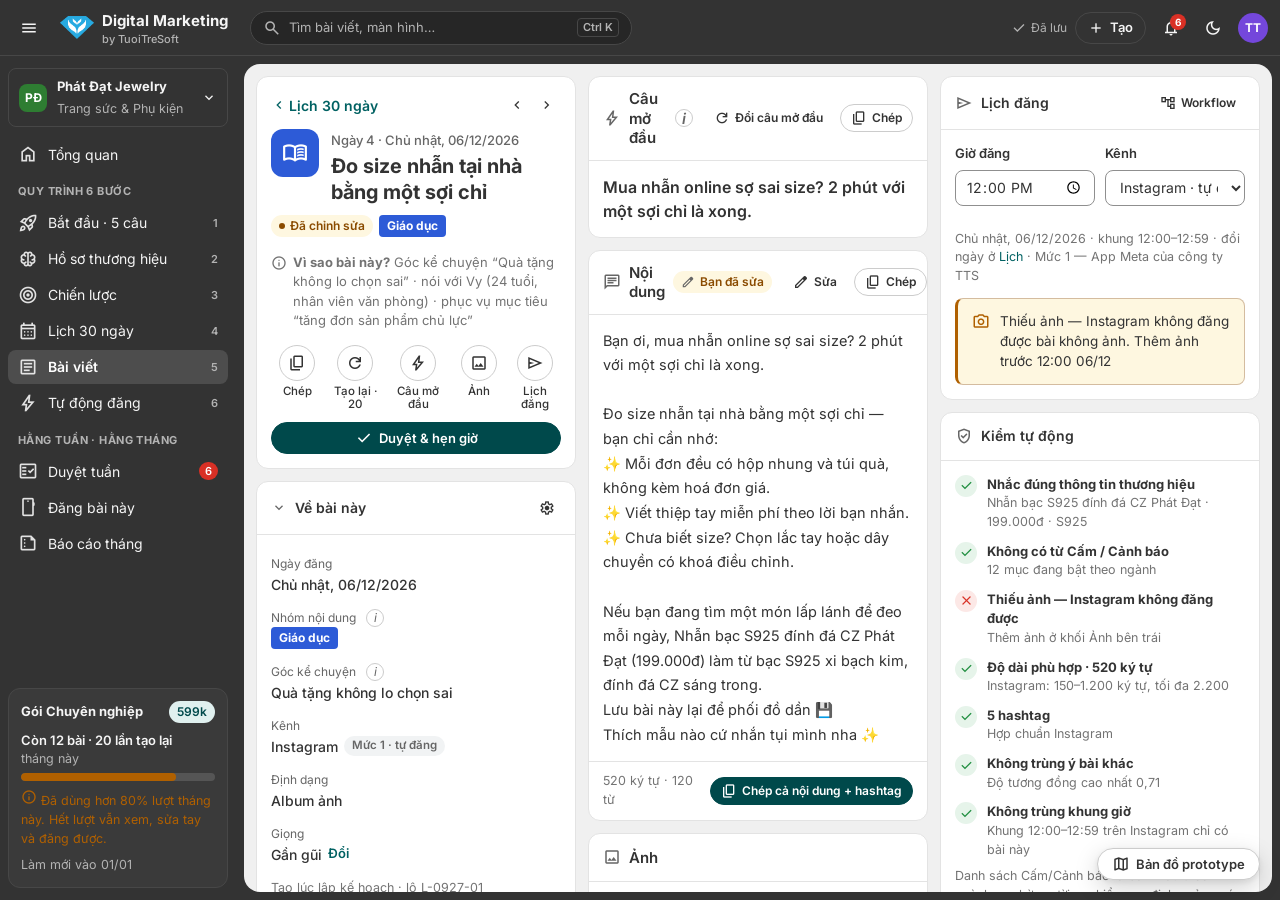
<file: post.html>
<!doctype html>
<html lang="vi">
<head>
  <meta charset="utf-8">
  <meta name="viewport" content="width=device-width, initial-scale=1">
  <title>Bài viết · Digital Marketing</title>
  <link rel="icon" href="assets/favicon.ico" sizes="any">
  <link rel="icon" href="assets/favicon-32.png" type="image/png" sizes="32x32">
  <link rel="apple-touch-icon" href="assets/apple-touch-icon.png">
  <meta name="theme-color" content="#333333">
  <link rel="preconnect" href="https://fonts.googleapis.com"><link rel="preconnect" href="https://fonts.gstatic.com" crossorigin>
  <link href="https://fonts.googleapis.com/css2?family=Inter:wght@400;500;600;700&family=Be+Vietnam+Pro:wght@400;500;600;700&display=swap" rel="stylesheet">
  <link rel="stylesheet" href="assets/styles.css?v=20261001cal">
  <script src="assets/theme.js?v=20261001cal"></script>
</head>
<body data-page="post">
<main id="page" hidden>
  <div class="record" id="layout">
    <aside class="rec-col rec-left">
      <div class="card id-card">
        <div class="id-top">
          <a class="back-link" href="plan.html"><i data-icon="left" class="sm"></i>Lịch 30 ngày</a>
          <div class="row" style="gap:2px"><a class="btn ghost sm icon" id="prev" aria-label="Bài ngày trước"><i data-icon="left" class="sm"></i></a><a class="btn ghost sm icon" id="next" aria-label="Bài ngày sau"><i data-icon="right" class="sm"></i></a></div>
        </div>
        <div class="id-main">
          <span class="id-av" id="id-av"></span>
          <div class="grow"><div class="eyebrow" id="eyebrow"></div><h1 id="title"></h1></div>
        </div>
        <div class="row wrap" id="meta" style="gap:6px"></div>
        <div class="why-line" id="why"></div>
        <div class="qa-row" id="qa-row">
          <button class="qa" id="qa-copy" type="button"><span class="c"><i data-icon="copy"></i></span>Chép</button>
          <button class="qa" id="regen" type="button"><span class="c"><i data-icon="refresh"></i></span><span class="qa-l">Tạo lại</span></button>
          <button class="qa" id="qa-hook" type="button"><span class="c"><i data-icon="zap"></i></span>Câu mở đầu</button>
          <button class="qa" id="qa-img" type="button"><span class="c"><i data-icon="image"></i></span>Ảnh</button>
          <button class="qa" id="qa-sched" type="button"><span class="c"><i data-icon="send"></i></span>Lịch đăng</button>
        </div>
        <button class="btn primary block" id="approve"><i data-icon="check" class="sm"></i>Duyệt &amp; hẹn giờ</button>
      </div>
      <div id="props-card"></div>
    </aside>
    <div class="rec-col rec-mid" id="main-col"></div>
    <aside class="rec-col rec-right" id="side-col"></aside>
  </div>
</main>

<script src="assets/data.js?v=20261001cal"></script>
<script src="assets/app.js?v=20261001cal"></script>
<script>
(function () {
  const { D, state, icon, esc } = MP;
  MP.shell({ active: 'post', template: 'record', crumbs: ['Quy trình', 'Bài viết'] });

  const all = MP.items();
  let id = Number(MP.params.get('id'));
  if (!all.find(i => i.id === id)) id = (all.find(i => i.content && !['approved', 'published'].includes(i.status)) || all[0]).id;
  const p = MP.poolItem(id);
  const LIMITS = { facebook: [300, 1200, 'Facebook: 300–1.200 ký tự đọc tốt nhất'], zalo: [200, 1500, 'Zalo OA: 200–1.500 ký tự, đọc trên điện thoại'], instagram: [150, 1200, 'Instagram: 150–1.200 ký tự, tối đa 2.200'] };
  const TAGS = { facebook: [1, 5], zalo: [0, 3], instagram: [5, 15] };
  const DEFAULT_CHIP = { prod: 'Nhấn giá/ưu đãi', proof: 'Kể chuyện khách hàng', edu: 'Ngắn hơn', fun: 'Vui hơn' };
  function it() { return MP.item(id); }
  const locked = () => MP.isLocked(it()) && !p.content;
  const closed = () => ['published', 'received', 'needcheck', 'skipped'].includes(p.status);
  function markEdit(kind) { p.edited = true; p.editKinds = Array.from(new Set((p.editKinds || []).concat(kind))); if (p.status !== 'approved') p.status = 'edited'; MP.track('post_edited', { ngày: it().day, loại: kind }); }

  function head() {
    const x = it(); const k = all.findIndex(i => i.id === id);
    document.title = 'Ngày ' + x.day + ' · ' + x.title;
    document.getElementById('eyebrow').textContent = `Ngày ${x.day} · ${MP.fmtDate(x.date, 'long')}`;
    const PP = D.PILLARS[x.pillar]; const av = document.getElementById('id-av'); av.style.background = 'var(--cat-' + PP.cat + ')'; av.innerHTML = icon(PP.icon);
    document.getElementById('title').textContent = x.title;
    document.getElementById('meta').innerHTML = (locked() ? '<span class="badge dot">Khoá · dùng thử</span>' : MP.statusBadge(x.status)) + MP.pillarBadge(x.pillar) + (x.event ? '<span class="tag pk">' + esc(x.event) + '</span>' : '') + (x.regen ? `<span class="tag">Đã tạo lại ${x.regen} lần</span>` : '');
    document.getElementById('why').innerHTML = icon('info', 'sm') + '<span><b>Vì sao bài này?</b> ' + esc(MP.whyPost(x)) + '</span>';
    const prev = all[k - 1], next = all[k + 1];
    const pv = document.getElementById('prev'), nx = document.getElementById('next'); pv.classList.toggle('is-off', !prev); nx.classList.toggle('is-off', !next);
    pv.href = prev ? 'post.html?id=' + prev.id : '#'; pv.setAttribute('aria-disabled', !prev); nx.href = next ? 'post.html?id=' + next.id : '#'; nx.setAttribute('aria-disabled', !next);
    pv.title = prev ? 'Ngày ' + prev.day + ': ' + prev.title : ''; nx.title = next ? 'Ngày ' + next.day + ': ' + next.title : '';
    const ap = document.getElementById('approve');
    ap.hidden = !p.content || closed(); ap.innerHTML = p.status === 'approved' ? icon('check', 'sm') + 'Đã duyệt · bấm để bỏ duyệt' : icon('check', 'sm') + 'Duyệt & hẹn giờ';
    ap.className = 'btn block ' + (p.status === 'approved' ? 'is-done' : 'primary'); ap.title = p.status === 'approved' ? 'Bấm để bỏ duyệt (huỷ hẹn)' : '';
    const rg = document.getElementById('regen'); rg.disabled = !p.content || closed(); rg.querySelector('.qa-l').textContent = 'Tạo lại · ' + MP.regenLeft();
    ['qa-copy', 'qa-hook'].forEach(k => { document.getElementById(k).disabled = !p.content || (k === 'qa-hook' && closed()); });
  }

  // ---------- Kiểm tự động 2 mức (US-406, US-502, CL-06, CL-15) ----------
  function checkResult(c) {
    const x = it(); const w = MP.checkText(c.caption + ' ' + x.hook); const ack = p.warnAck || [];
    const img = MP.imageOf(x); const imgBlock = !img && MP.needsImage(x);
    return { w, ackAll: w.warn.every(f => ack.includes(f.w)), img, imgBlock };
  }
  function checks(c) {
    const x = it(); const text = c.caption.toLowerCase(); const A = state.brand.answers; const r = checkResult(c); const ack = p.warnAck || [];
    const ents = [A.q1 && A.q1.value, A.q2 && A.q2.value, D.fmtPrice(A.q3 && A.q3.value), 'S925', 'đá CZ', 'bảo hành'].filter(Boolean);
    const found = ents.filter(e => text.includes(String(e).toLowerCase()));
    const len = c.caption.length; const L = LIMITS[x.channel]; const T = TAGS[x.channel]; const nt = c.hashtags.length;
    const row = (k, t, sub, extra) => `<div class="check-item ${k}"><span class="ci-ic">${icon(k === 'ok' ? 'check' : k === 'bad' ? 'x' : 'alert')}</span><div class="grow"><b>${t}</b><div class="subtle">${sub}</div>${extra || ''}</div></div>`;
    const on = (state.brand.forbidden || []).filter(f => f.on !== false).length;
    let out = found.length ? row('ok', 'Nhắc đúng thông tin thương hiệu', found.slice(0, 3).map(esc).join(' · ')) : row('bad', 'Chưa nhắc thông tin thương hiệu', 'Bài sẽ tự sinh lại để tránh nội dung chung chung');
    r.w.ban.forEach(f => { out += row('bad', 'Cấm: “' + esc(f.w) + '” — không duyệt được', esc(f.why), `<button class="btn sm mt-1" data-fix="${esc(f.w)}">${icon('wand', 'sm')}Thay bằng “${esc(f.alt)}”</button>`); });
    r.w.warn.forEach(f => { out += row('warn', 'Cảnh báo: “' + esc(f.w) + '”', esc(f.why), `<div class="row wrap mt-1"><button class="btn sm" data-fix="${esc(f.w)}">${icon('wand', 'sm')}Thay bằng “${esc(f.alt)}”</button><label class="check" style="font-size:12.5px"><input type="checkbox" data-ack="${esc(f.w)}" ${ack.includes(f.w) ? 'checked' : ''}>Tôi hiểu rủi ro, vẫn giữ</label></div>`); });
    if (!r.w.ban.length && !r.w.warn.length) out += row('ok', 'Không có từ Cấm / Cảnh báo', on + ' mục đang bật theo ngành');
    out += r.img ? row('ok', 'Có ảnh', esc(r.img.label)) : r.imgBlock ? row('bad', 'Thiếu ảnh — ' + D.CHANNELS[x.channel].name + ' không đăng được', 'Thêm ảnh ở khối Ảnh bên trái') : row('warn', 'Chưa có ảnh', D.CHANNELS[x.channel].name + ' vẫn đăng được bài chữ, nhưng kém hiệu quả');
    out += len >= L[0] && len <= L[1] ? row('ok', 'Độ dài phù hợp · ' + len + ' ký tự', L[2]) : row('warn', 'Độ dài ' + len + ' ký tự', L[2]);
    out += nt >= T[0] && nt <= T[1] ? row('ok', nt + ' hashtag', 'Hợp chuẩn ' + D.CHANNELS[x.channel].name) : row('warn', nt + ' hashtag', 'Nên ' + T[0] + '–' + T[1] + ' cho ' + D.CHANNELS[x.channel].name);
    out += x.flag ? row('warn', 'Gần trùng ý với ngày khác', 'Xem cảnh báo ở lịch 30 ngày') : row('ok', 'Không trùng ý bài khác', 'Độ tương đồng cao nhất 0,71');
    const sc = MP.slotTaken(x.date, x.channel, x.time, x.id);
    out += sc ? row('bad', 'Trùng khung giờ ' + MP.slotLabel(x.time) + ' trên ' + D.CHANNELS[x.channel].name, 'Đã có bài “' + esc(sc.title) + '” — đổi giờ ở khối Lịch đăng') : row('ok', 'Không trùng khung giờ', 'Khung ' + MP.slotLabel(x.time) + ' trên ' + D.CHANNELS[x.channel].name + ' chỉ có bài này');
    return '<div class="checks">' + out + '</div><p class="subtle mt-2">Danh sách Cấm/Cảnh báo là bản mẫu theo ngành — chờ người am hiểu quy định quảng cáo rà. <a href="brand.html#forbidden">Xem danh sách</a></p>';
  }
  function bindChecks(root) {
    root.querySelectorAll('[data-fix]').forEach(b => b.onclick = () => {
      const f = state.brand.forbidden.find(x => x.w === b.dataset.fix);
      p.content.caption = MP.replaceWord(p.content.caption, f); p.hook = MP.replaceWord(p.hook, f);
      markEdit('Sửa từ ' + (f.level === 'ban' ? 'Cấm' : 'Cảnh báo')); MP.save(); render(); MP.toast('Đã thay “' + f.w + '” bằng “' + f.alt + '”', 'wand');
    });
    root.querySelectorAll('[data-ack]').forEach(c => c.onchange = () => { p.warnAck = (p.warnAck || []).filter(w => w !== c.dataset.ack).concat(c.checked ? [c.dataset.ack] : []); MP.save(); MP.track('warn_ack', { từ: c.dataset.ack }); });
  }

  // ---------- Lịch đăng: hẹn giờ có mã hẹn (CL-11 v3) · thang kênh (CL-10) ----------
  function scheduleCard(x) {
    const ai = MP.autoInfo(x); const done = closed(); const C = D.CHANNELS[x.channel]; const level0 = C.level === 0 || !state.automation.connections[x.channel].connected;
    const cls = { warning: 'warning', success: 'success', danger: 'danger' }[ai.cls] || '';
    return `<div class="card" id="sched-card"><div class="card-head"><h3>${icon('send')}Lịch đăng</h3><a class="btn ghost sm" href="automation.html">${icon('branch', 'sm')}Workflow</a></div>
      <div class="card-body stack">
        <div class="grid c2" style="gap:10px">
          <div class="field"><label for="sch-time">Giờ đăng</label><input class="input" type="time" id="sch-time" value="${x.time}" ${done ? 'disabled' : ''}></div>
          <div class="field"><label for="sch-ch">Kênh</label><select class="select" id="sch-ch" ${done ? 'disabled' : ''}>${state.plan.channels.map(c => `<option value="${c}" ${c === x.channel ? 'selected' : ''}>${D.CHANNELS[c].name} · ${D.CHANNELS[c].level ? 'tự đăng' : 'đăng tay'}</option>`).join('')}</select></div>
        </div>
        <div id="sch-clash"></div>
        <p class="subtle">${MP.fmtDate(x.date, 'long')} · khung ${MP.slotLabel(x.time)}${(n => n > 1 ? ' · ngày này có ' + n + ' bài' : '')(MP.items().filter(i => i.date === x.date).length)} · đổi ngày ở <a href="plan.html?cal=day&ngay=${x.date}">Lịch</a> · ${level0 ? 'Mức 0 — gửi gói nhận bài' : 'Mức 1 — ' + esc(C.via)}</p>
        <div class="callout ${cls}">${icon(ai.icon)}<div class="grow">${esc(ai.text)}${x.status === 'published' && x.url ? ` · <a href="${x.url}" target="_blank" rel="noopener">Xem bài</a>` : ''}
          ${x.status === 'approved' && !level0 ? '<div class="row wrap mt-2"><button class="btn sm" data-self-posted>' + icon('check', 'sm') + 'Tôi đã tự đăng bài này</button><button class="btn sm ghost" id="unsched">' + icon('x', 'sm') + 'Huỷ hẹn</button></div>' : ''}
          ${level0 && x.content && x.status !== 'published' ? '<div class="mt-2"><a class="btn sm" href="publish.html?id=' + x.id + '">' + icon('phone', 'sm') + 'Xem màn “Đăng bài này”</a></div>' : ''}</div></div>
      </div></div>`;
  }
  function bindSchedule() {
    const t = document.getElementById('sch-time'), c = document.getElementById('sch-ch');
    // Mỗi khung giờ (1 tiếng) chỉ 1 bài trên mỗi kênh — trùng thì chặn và gợi ý khung trống gần nhất
    const clashBox = (x, want) => {
      const c0 = MP.slotTaken(x.date, x.channel, want, x.id); const f = MP.freeTime(x.date, x.channel, want, x.id);
      document.getElementById('sch-clash').innerHTML = `<div class="callout danger">${icon('alert')}<div class="grow">Không đổi được sang ${want}: khung ${MP.slotLabel(want)} trên ${esc(D.CHANNELS[x.channel].name)} đã có bài <a href="post.html?id=${c0.id}">“${esc(c0.title)}”</a>. Mỗi khung giờ chỉ đăng 1 bài/kênh.
        ${f ? `<div class="mt-2"><button class="btn sm" id="use-free">${icon('clock', 'sm')}Dùng ${f}</button> <span class="subtle">khung trống gần nhất</span></div>` : ''}</div></div>`;
      const b = document.getElementById('use-free'); if (b) b.onclick = () => { t.value = f; t.onchange(); };
      MP.track('slot_blocked', { bài: x.id, giờ: want });
    };
    if (t) t.onchange = () => {
      const x = it(); if (!t.value || t.value === x.time) return;
      if (MP.slotTaken(x.date, x.channel, t.value, x.id)) { const want = t.value; t.value = x.time; return clashBox(x, want); }
      MP.setTime(p.id, t.value); MP.save(); render(); MP.toast(p.status === 'approved' ? 'Đã hẹn lại ' + p.time + ' — lượt hẹn cũ tự huỷ' : 'Đổi giờ đăng thành ' + p.time);
    };
    if (c) c.onchange = () => {
      const x = it(); const nt = MP.freeTime(x.date, c.value, D.CHANNELS[c.value].defaultTime, x.id);
      if (!nt) { c.value = x.channel; MP.toast('Ngày này đã kín mọi khung giờ trên ' + D.CHANNELS[c.value].name, 'alert'); return; }
      p.channel0 = c.value; MP.setTime(p.id, nt); if (p.content) p.content.hashtags = D.genContent(Object.assign({}, p, { channel: c.value }), state.brand, p.regen || 0).hashtags; MP.save(); render();
      MP.toast('Chuyển sang ' + D.CHANNELS[c.value].name + ' · giờ ' + p.time + (nt !== D.CHANNELS[c.value].defaultTime ? ' (giờ gợi ý ' + D.CHANNELS[c.value].defaultTime + ' đã có bài)' : ''));
    };
    const u = document.getElementById('unsched');
    if (u) u.onclick = () => { p.status = p.edited ? 'edited' : 'generated'; p.maHen = null; MP.save(); render(); MP.toast('Đã huỷ hẹn — bài không tự đăng. Duyệt lại để hẹn giờ mới', 'x'); };
  }

  // ---------- Tự đăng tay một bài đang hẹn tự đăng → tránh đăng trùng (bổ sung CL-11) ----------
  let copyWarn = false;
  const isAutoScheduled = () => MP.autoInfo(it()).kind === 'auto';
  function selfPosted() {
    const x = it();
    const m = MP.modal({ title: 'Bạn đã tự đăng bài này?', subtitle: 'Hệ thống sẽ huỷ lượt hẹn ' + x.time + ' ' + MP.fmtDate(x.date, 'short') + ' để không đăng trùng lên ' + D.CHANNELS[x.channel].name + '.',
      body: '<div class="field"><label for="sp-link">Link bài bạn đã đăng <span class="badge">Không bắt buộc</span></label><input class="input" id="sp-link" inputmode="url" placeholder="https://facebook.com/..."></div><p class="subtle">Có link thì báo cáo tháng chính xác hơn.</p>',
      foot: '<button class="btn" data-close>Chưa, để hệ thống đăng</button><button class="btn primary" data-ok>' + icon('check', 'sm') + 'Đã đăng — huỷ lượt hẹn</button>' });
    m.el.querySelector('[data-ok]').onclick = () => {
      const n = new Date(); const url = m.el.querySelector('#sp-link').value.trim();
      p.status = 'published'; p.manual = true; p.maHen = null; p.url = url || null;
      p.publishedAt = D.isoDate(n) + 'T' + String(n.getHours()).padStart(2, '0') + ':' + String(n.getMinutes()).padStart(2, '0');
      state.activity.unshift({ t: 0, icon: 'send', text: 'Tự đăng tay bài ngày ' + x.day + ' lên ' + D.CHANNELS[x.channel].name + ' · đã huỷ lượt hẹn' });
      MP.track('self_posted', { ngày: x.day, có_link: !!url }); MP.save(); copyWarn = false; m.close(); render(); MP.toast('Đã ghi nhận · lượt hẹn tự đăng đã huỷ', 'checkCircle');
    };
  }
  function copyWarnBox() {
    if (!copyWarn || !isAutoScheduled()) return '';
    const x = it();
    return `<div class="callout warning">${icon('alert')}<div class="grow"><b>Bài này sẽ tự đăng lúc ${x.time} ${MP.fmtDate(x.date, 'short')} lên ${esc(D.CHANNELS[x.channel].name)}.</b> Nếu bạn tự đăng nội dung vừa chép, bấm “Tôi đã tự đăng” để hệ thống không đăng trùng.
      <div class="row wrap mt-2"><button class="btn sm primary" data-self-posted>${icon('check', 'sm')}Tôi đã tự đăng</button><button class="btn sm ghost" id="cw-close">Để hệ thống tự đăng</button></div></div></div>`;
  }

  // ---------- Phản hồi 1 chạm (CL-16) ----------
  const FB = [['meh', '😐', 'Bình thường'], ['ok', '🙂', 'Có tương tác'], ['fire', '🔥', 'Có tin nhắn/đơn']];
  function feedbackCard() {
    if (p.status !== 'published') return '';
    const f = p.feedback; const hrs = f ? (Date.now() - new Date(f.at).getTime()) / 36e5 : 0; const lockedFb = f && hrs > 12;
    return `<div class="card"><div class="card-head"><h3>${icon('smile')}Phản hồi của bạn</h3><span class="subtle">${f ? (lockedFb ? 'Đã chốt' : 'Sửa được trong 12 giờ') : 'Hỏi 24 giờ sau khi đăng'}</span></div>
      <div class="card-body stack sm"><p class="muted">Bài này thế nào?</p><div class="fb-btns">${FB.map(([k, e, l]) => `<button type="button" data-fb="${k}" aria-pressed="${!!f && f.v === k}" ${lockedFb ? 'disabled' : ''}><span class="em">${e}</span>${l}</button>`).join('')}</div>
      <p class="subtle">Chỉ để lập kế hoạch tháng sau hợp với shop hơn (cần ≥ 3 bài cùng nhóm mới đổi tỷ trọng) — không phải số liệu bán hàng.</p></div></div>`;
  }

  // ---------- Câu tầng 2 đúng chỗ dùng (CL-01): bài Chứng thực cần bằng chứng ----------
  function tier2Card(x) {
    const a = state.brand.answers.q10; if (x.pillar !== 'proof' || (a && a.value && a.value.length)) return '';
    const q = D.QUESTIONS.find(z => z.id === 'q10');
    return `<div class="card accent"><div class="card-body stack sm"><b>${icon('sparkles', 'sm')} Trả lời 1 câu để bài này hay hơn: bạn đang có bằng chứng nào?</b>
      <div id="q10-choice">${MP.choiceHtml(q, [], { sm: true })}</div>
      <div class="row"><button class="btn sm primary" id="q10-save">Lưu vào hồ sơ</button><span class="subtle">Dùng cho mọi bài Chứng thực.</span></div></div></div>`;
  }

  // ---------- Ảnh (CL-15) ----------
  function imageCard(x) {
    const img = MP.imageOf(x); const C = D.CHANNELS[x.channel]; const c = p.content;
    const shots = D.SHOT_LIST[x.pillar] || D.SHOT_LIST.prod;
    return `<div class="card" id="img-card"><div class="card-head"><h3>${icon('image')}Ảnh</h3>${img && !closed() ? `<button class="btn sm" id="swap-img">${icon('refresh', 'sm')}Đổi ảnh</button>` : ''}</div>
      <div class="card-body"><div class="row" style="align-items:flex-start;gap:16px">
        <div style="width:150px;flex:none">${MP.imageTile(img)}</div>
        <div class="grow stack sm">${img ? `<b>${esc(img.label)}</b><div class="row wrap">${img.tags.map(t => '<span class="badge outline">' + esc(t) + '</span>').join('')}</div><p class="subtle">Tự chọn từ kho ảnh của bạn, tránh ảnh đã dùng 3 ngày gần đây.</p>`
          : `<b>Chưa có ảnh phù hợp trong kho</b><p class="subtle">${C.needImage ? '<b style="color:var(--danger)">' + esc(C.name) + ' bắt buộc có ảnh</b> — chưa có ảnh thì bài không đăng.' : esc(C.name) + ' vẫn đăng được bài chỉ có chữ, nhưng ít người dừng lại xem.'}</p>
            <div class="field-label">Cần chụp bằng điện thoại</div><dl class="kv" style="grid-template-columns:80px 1fr">${shots.map(sh => '<dt>' + sh[0] + '</dt><dd style="font-weight:400">' + esc(sh[1]) + '</dd>').join('')}</dl>
            ${closed() ? '' : `<div class="row wrap"><label class="btn sm primary" for="up-img">${icon('upload', 'sm')}Tải ảnh lên</label><input type="file" id="up-img" accept="image/png,image/jpeg" hidden><button class="btn sm ghost" id="pick-img">${icon('grid', 'sm')}Chọn từ kho</button><a class="btn sm ghost" href="https://www.canva.com/" target="_blank" rel="noopener">${icon('external', 'sm')}Mở mẫu trên Canva</a></div>`}`}
          ${c ? `<details><summary class="subtle" style="cursor:pointer">Gợi ý bố cục ảnh</summary><p class="muted mt-1">${esc(c.imageBrief)}</p></details>` : ''}
        </div></div></div></div>`;
  }
  function pickImageModal() {
    const x = it(); const near = new Set(MP.items().filter(o => o.id !== x.id && Math.abs(new Date(o.date) - new Date(x.date)) <= 3 * 864e5 && o.imageId).map(o => o.imageId));
    const m = MP.modal({ title: 'Chọn ảnh cho bài ngày ' + x.day, subtitle: 'Ảnh trong kho của bạn. Ảnh đánh dấu “vừa dùng” đã có trong bài 3 ngày gần đây.', wide: true,
      body: `<div class="img-grid">${state.brand.images.map(im => `<button type="button" class="img-pick" data-pick="${im.id}" aria-pressed="${x.imageId === im.id}">${near.has(im.id) ? '<span class="badge warning">Vừa dùng</span>' : ''}${MP.imageTile(im)}</button>`).join('')}</div>`,
      foot: '<a class="btn ghost" href="brand.html#images">Quản lý kho ảnh</a><button class="btn" data-close>Đóng</button>' });
    m.el.querySelectorAll('[data-pick]').forEach(b => b.onclick = () => { p.imageId = b.dataset.pick; MP.save(); m.close(); render(); MP.toast('Đã đổi ảnh'); MP.track('image_changed', { ngày: x.day }); });
  }

  function render() {
    head();
    const x = it(); const main = document.getElementById('main-col'); const side = document.getElementById('side-col');
    document.getElementById('props-card').innerHTML = `<div class="card"><div class="card-head"><h3>${icon('down', 'sm')}Về bài này</h3><a class="btn ghost sm icon" href="strategy.html" title="Chỉnh chiến lược" aria-label="Chỉnh chiến lược">${icon('settings', 'sm')}</a></div><div class="card-body"><div class="props">
        <div class="prop"><div class="l">Ngày đăng</div><div class="v">${MP.fmtDate(x.date, 'long')}</div></div>
        <div class="prop"><div class="l">Nhóm nội dung${MP.termInfo('pillar')}</div><div class="v">${MP.pillarBadge(x.pillar)}</div></div>
        <div class="prop"><div class="l">Góc kể chuyện${MP.termInfo('angle')}</div><div class="v">${esc(MP.angleName(x.angle))}</div></div>
        <div class="prop"><div class="l">Kênh</div><div class="v">${esc(D.CHANNELS[x.channel].name)} <span class="tag">${D.CHANNELS[x.channel].level ? 'Mức 1 · tự đăng' : 'Mức 0 · đăng tay'}</span></div></div>
        <div class="prop"><div class="l">Định dạng</div><div class="v">${esc(D.FORMATS[x.format].name)}</div></div>
        <div class="prop"><div class="l">Giọng</div><div class="v">${esc(D.TONES.find(t => t.id === state.brand.tone).name)} <a href="brand.html#voice" style="font-size:13px;font-weight:600">Đổi</a></div></div>
      </div><p class="subtle mt-2">Tạo lúc lập kế hoạch · lô ${esc(state.plan.lot || 'L-đầu')}</p></div></div>`;
    side.innerHTML = scheduleCard(x) +
      (p.content ? `<div class="card"><div class="card-head"><h3>${icon('shield')}Kiểm tự động</h3></div><div class="card-body" id="checks">${checks(p.content)}</div></div>` : '');
    bindSchedule(); if (p.content) bindChecks(side);

    if (locked()) {
      main.innerHTML = `<div class="card"><div class="empty"><div class="em-ic">${icon('lock', 'xl')}</div><h2>Bài này thuộc phần khoá của bản dùng thử</h2>
        <p>Bản dùng thử có nội dung đầy đủ 7 bài đầu. Bạn vẫn thấy tiêu đề, ngày đăng và câu mở đầu dự kiến.</p>
        <div class="callout mt-2" style="text-align:left">${icon('message')}<div><b>Câu mở đầu dự kiến:</b> ${esc(MP.quoteHook(x.hook))}</div></div>
        <button class="btn primary lg mt-3" data-upgrade>Tiếp tục dùng để mở</button></div></div>`;
      main.querySelector('[data-upgrade]').onclick = () => document.querySelector('.sidebar [data-upgrade]').click();
      return;
    }
    if (!p.content) {
      main.innerHTML = `<div class="card"><div class="empty"><div class="em-ic">${icon('sparkles', 'xl')}</div><h2>Bài này mới có khung</h2>
        <p>Đã có tiêu đề và câu mở đầu. Bấm viết để có nội dung, hashtag và ảnh từ kho — khoảng 10 giây, trừ 1 lượt bài.</p>
        <div class="callout mt-2" style="text-align:left">${icon('message')}<div><b>Câu mở đầu:</b> ${esc(MP.quoteHook(x.hook))}</div></div>
        <button class="btn primary lg mt-3" id="gen-one">${icon('sparkles')}Viết bài này</button><p class="subtle mt-2">Còn ${MP.postsLeft()} bài trong ${MP.sub().mode === 'trial' ? 'bản dùng thử' : 'hạn mức tháng'}</p></div></div>` + tier2Card(x);
      bindTier2();
      document.getElementById('gen-one').onclick = () => {
        if (MP.postsLeft() <= 0) { MP.toast('Hết lượt bài — liên hệ nâng gói', 'alert'); return; }
        MP.runSteps('Đang viết bài ngày ' + x.day, [{ label: 'Nạp hồ sơ, lý do khách chọn, góc ' + x.angle, ms: 500 }, { label: 'Viết theo giọng ' + D.TONES.find(t => t.id === state.brand.tone).name, ms: 1100 }, { label: 'Kiểm từ Cấm/Cảnh báo & chọn ảnh', ms: 500 }], () => {
          p.content = D.genContent(p, state.brand, 0); p.status = 'generated'; MP.usePosts(1); MP.track('post_generated', { ngày: x.day }); MP.save(); render(); MP.toast('Đã viết xong');
        }, 'Chỉ bài này được viết, các bài khác giữ nguyên.');
      };
      return;
    }
    const c = p.content; const lk = closed();
    main.innerHTML = copyWarnBox() + (lk ? `<div class="callout success">${icon('checkCircle')}<div><b>${esc(MP.autoInfo(x).text)}.</b> Bài đã rời khỏi đây — muốn đổi nội dung thì sửa trực tiếp trên ${esc(D.CHANNELS[x.channel].name)}.</div></div>` : '') + feedbackCard() + tier2Card(x) + `
      <div class="card"><div class="card-head"><h3>${icon('zap')}Câu mở đầu${MP.termInfo('hook')}</h3><div class="row"><button class="btn sm ghost" id="alt-hook" ${lk ? 'hidden' : ''}>${icon('refresh', 'sm')}Đổi câu mở đầu</button><button class="btn sm" data-copy="hook">${icon('copy', 'sm')}Chép</button></div></div>
        <div class="card-body" id="hook-body">${p.hookAlts && !lk ? `<div class="stack sm">${p.hookAlts.map((h, i) => `<label class="hook-opt"><input type="radio" name="hk" value="${i}" ${h === p.hook ? 'checked' : ''}><span><span class="subtle">${['Bản hiện tại', 'Kiểu câu hỏi', 'Kiểu con số'][i]}</span><br><b>${esc(h)}</b></span></label>`).join('')}<p class="subtle">Chạm để đổi — phần thân bài giữ nguyên.</p></div>`
          : `<p contenteditable="${!lk}" id="hook" style="font-size:16px;font-weight:600">${esc(x.hook)}</p>`}</div></div>
      <div class="card"><div class="card-head"><h3>${icon('message')}Nội dung ${p.edited ? '<span class="badge warning">' + icon('pencil') + 'Bạn đã sửa</span>' : ''}</h3>
        <div class="row"><button class="btn sm ghost" id="edit-cap" ${lk ? 'hidden' : ''}>${icon('pencil', 'sm')}Sửa</button><button class="btn sm" data-copy="caption">${icon('copy', 'sm')}Chép</button></div></div>
        <div class="card-body" id="cap-body"><div class="content-block" id="cap">${esc(c.caption)}</div></div>
        <div class="card-foot" style="justify-content:space-between"><span class="subtle">${c.caption.length} ký tự · ${c.caption.split(/\s+/).length} từ</span><button class="btn sm primary" data-copy="all">${icon('copy', 'sm')}Chép cả nội dung + hashtag</button></div></div>
      ${imageCard(x)}
      <div class="card"><div class="card-head"><h3>${icon('hash')}Hashtag</h3><button class="btn sm" data-copy="tags">${icon('copy', 'sm')}Chép</button></div>
        <div class="card-body"><div class="hashtags">${c.hashtags.map(h => '<span>' + esc(h) + '</span>').join('')}</div></div></div>`;

    main.querySelectorAll('[data-copy]').forEach(b => b.onclick = () => {
      const k = b.dataset.copy; const txt = k === 'hook' ? p.hook : k === 'caption' ? c.caption : k === 'tags' ? c.hashtags.join(' ') : c.caption + '\n\n' + c.hashtags.join(' ');
      MP.copy(txt, b);
      if (isAutoScheduled() && !copyWarn) { copyWarn = true; render(); }
    });
    const cw = document.getElementById('cw-close'); if (cw) cw.onclick = () => { copyWarn = false; render(); };
    main.querySelectorAll('[data-fb]').forEach(b => b.onclick = () => { p.feedback = { v: b.dataset.fb, at: new Date().toISOString() }; MP.save(); MP.track('feedback', { ngày: x.day, giá_trị: b.dataset.fb }); render(); MP.toast('Cảm ơn — đã ghi phản hồi', 'smile'); });
    bindTier2();
    const hk = document.getElementById('hook');
    if (hk) { hk.addEventListener('keydown', e => { if (e.key === 'Enter') { e.preventDefault(); hk.blur(); } });
      hk.onblur = () => { const v = hk.textContent.trim(); if (v && v !== p.hook) { p.hook = v; markEdit('Câu mở đầu'); MP.save(); head(); MP.toast('Đã lưu câu mở đầu'); } }; }
    main.querySelectorAll('input[name="hk"]').forEach(r => r.onchange = () => {
      const h = p.hookAlts[Number(r.value)]; const L = p.content.caption.split('\n'); L[0] = h; p.content.caption = L.join('\n'); p.hook = h;
      MP.save(); MP.track('hook_changed', { kiểu: ['hiện tại', 'câu hỏi', 'con số'][r.value] }); render(); MP.toast('Đã đổi câu mở đầu');
    });
    const ah = document.getElementById('alt-hook');
    if (ah) ah.onclick = () => {
      if (p.hookAlts) { p.hookAlts = null; MP.save(); render(); return; }
      // CL-09: lần đầu chỉ 1 câu; bấm mới sinh 2 phương án, tính 1 lượt tạo lại
      if (!MP.useRegen()) { MP.toast('Hết lượt tạo lại tháng này — bạn vẫn sửa tay được', 'alert'); return; }
      ah.disabled = true; ah.innerHTML = 'Đang viết…';
      setTimeout(() => { p.hookAlts = [p.hook].concat(D.ALT_HOOKS[p.angle] || D.ALT_HOOKS.A1); MP.save(); MP.track('hook_alts', { ngày: x.day }); render(); }, 800);
    };
    document.querySelectorAll('[data-self-posted]').forEach(b => b.onclick = selfPosted);
    const si = document.getElementById('swap-img'); if (si) si.onclick = pickImageModal;
    const pi = document.getElementById('pick-img'); if (pi) pi.onclick = pickImageModal;
    const ui = document.getElementById('up-img');
    if (ui) ui.onchange = () => {
      const f = ui.files[0]; if (!f) return;
      if (!/image\/(png|jpeg)/.test(f.type) || f.size > 5 * 1024 * 1024) { MP.toast('Chỉ nhận JPG/PNG ≤ 5 MB', 'alert'); return; }
      const im = { id: 'img' + (state.brand.images.length + 1) + '-' + Date.now().toString(36), label: f.name.replace(/\.[^.]+$/, ''), tags: [D.PILLARS[x.pillar].name], hue: Math.floor(Math.random() * 360) };
      state.brand.images.push(im); p.imageId = im.id; MP.save(); render(); MP.toast('Đã thêm ảnh vào kho và gắn cho bài này', 'image');
    };
    document.getElementById('edit-cap').onclick = () => {
      const body = document.getElementById('cap-body');
      body.innerHTML = `<textarea class="textarea" id="cap-ta" rows="14" style="font-size:14px">${esc(c.caption)}</textarea><div class="row mt-2"><button class="btn primary sm" id="cap-save">${icon('check', 'sm')}Lưu</button><button class="btn ghost sm" id="cap-cancel">Huỷ</button><span class="subtle" id="cap-len"></span></div>`;
      const ta = document.getElementById('cap-ta'); ta.focus();
      const upd = () => { document.getElementById('cap-len').textContent = ta.value.length + ' ký tự'; }; ta.oninput = upd; upd();
      document.getElementById('cap-cancel').onclick = render;
      document.getElementById('cap-save').onclick = () => { c.caption = ta.value; markEdit('Thân bài'); MP.save(); render(); MP.toast('Đã lưu nội dung'); };
    };
  }
  function bindTier2() {
    const b = document.getElementById('q10-save'); if (!b) return;
    const ch = document.querySelector('#q10-choice [data-choice]'); MP.bindChoice(ch);
    b.onclick = () => { const v = MP.readChoice(ch); if (!v.length) return MP.toast('Chọn ít nhất 1 bằng chứng', 'alert');
      state.brand.answers.q10 = { value: v, source: 'user' }; MP.save(); MP.track('tier2_answered', { q: 'q10' }); render(); MP.toast('Đã lưu — bấm Tạo lại để bài dùng bằng chứng này'); };
  }

  // ---------- Tạo lại bằng chip (US-404, CL-07) ----------
  document.getElementById('regen').onclick = e => MP.regenPopover(e.currentTarget, {
    title: 'Tạo lại bài ngày ' + it().day, defaultChip: DEFAULT_CHIP[p.pillar],
    onGo: (note, chips) => {
      const cb = document.getElementById('cap-body'); const rg = document.getElementById('regen'); rg.disabled = true; rg.querySelector('.qa-l').textContent = 'Đang viết lại…';
      cb.innerHTML = '<div class="stack"><p class="subtle">' + icon('sparkles', 'sm') + ' Đang viết lại theo hướng “' + esc(note) + '”…</p><div class="skeleton" style="width:92%"></div><div class="skeleton" style="width:80%"></div><div class="skeleton" style="width:86%"></div><div class="skeleton" style="width:50%"></div></div>';
      setTimeout(() => {
        rg.disabled = false;
        const fresh = D.genContent(p, state.brand, (p.regen || 0) + 1); const has = k => chips.includes(k);
        if (has('Ngắn hơn')) { const L = fresh.caption.split('\n'); const bl = L.filter(l => /^(✨|•|👉|—) /.test(l)).slice(0, 2); fresh.caption = [L[0], ''].concat(bl, [''], L.slice(-2)).join('\n'); }
        if (has('Thêm câu hỏi cuối bài')) fresh.caption += '\n\nBạn đang gặp tình trạng nào? Comment số 1, 2 hoặc 3 nhé!';
        if (has('Nhấn giá/ưu đãi')) fresh.caption = fresh.caption.replace(/\n([^\n]*)$/, '\n🎁 Tuần này: tặng hộp nhung + khăn lau bạc khi mua 1 món ' + D.fmtPrice(state.brand.answers.q3.value) + '.\n$1');
        if (has('Kể chuyện khách hàng')) fresh.caption = fresh.caption.replace('\n\n', '\n\nChị Hằng (28 tuổi, dân văn phòng) kể: “Mình đeo đi làm mỗi ngày, 6 tháng rồi đá vẫn chắc…”\n\n');
        if (has('Bớt emoji')) fresh.caption = fresh.caption.replace(/\p{Extended_Pictographic}️?/gu, '').replace(/ +\n/g, '\n');
        MP.diffModal('So sánh bản cũ và bản mới', p.content.caption, fresh.caption, use => {
          if (use) { fresh.imageBrief = p.content.imageBrief; p.content = fresh; p.regen = (p.regen || 0) + 1; p.edited = false; p.hookAlts = null; if (p.status !== 'approved') p.status = 'generated'; MP.save(); MP.toast('Đã dùng bản mới'); }
          render();
        });
      }, 1300);
    }
  });

  // ---------- Duyệt & hẹn giờ ----------
  document.getElementById('approve').onclick = () => {
    const x = it();
    if (p.status === 'approved') { p.status = p.edited ? 'edited' : 'generated'; p.maHen = null; MP.save(); render(); MP.toast('Đã bỏ duyệt — lượt hẹn tự huỷ'); return; }
    const r = checkResult(p.content);
    if (r.w.ban.length) { MP.modal({ title: 'Chưa duyệt được bài này', body: `<div class="callout danger">${icon('ban')}<div>Có cụm từ <b>Cấm</b>: ${r.w.ban.map(f => '“' + esc(f.w) + '”').join(', ')}. Bấm “Thay bằng …” trong khối Kiểm tự động để sửa 1 chạm.</div></div>`, foot: '<button class="btn primary" data-close>Đã hiểu</button>' }); return; }
    if (r.imgBlock) { MP.modal({ title: 'Chưa duyệt được bài này', body: `<div class="callout danger">${icon('camera')}<div>${esc(D.CHANNELS[x.channel].name)} bắt buộc có ảnh. Thêm ảnh ở khối Ảnh rồi duyệt lại.</div></div>`, foot: '<button class="btn primary" data-close>Đã hiểu</button>' }); return; }
    if (!r.ackAll) { MP.toast('Có từ Cảnh báo — thay từ hoặc tích “Tôi hiểu rủi ro, vẫn giữ” trước khi duyệt', 'alert'); document.getElementById('checks').scrollIntoView({ behavior: 'smooth', block: 'center' }); return; }
    p.status = 'approved'; p.maHen = Math.random().toString(36).slice(2, 8);
    state.activity.unshift({ t: 0, icon: 'check', text: 'Duyệt bài ngày ' + x.day + ' · ' + p.title }); MP.track('post_approved', { ngày: x.day, dùng_ngay: !p.edited, loại_sửa: (p.editKinds || []).join('+') || '—' }); MP.save(); render();
    const ai = MP.autoInfo(it()); MP.toast(ai.kind === 'auto' ? 'Đã duyệt · đã hẹn ' + x.time + ' ' + MP.fmtDate(x.date, 'short') : ai.kind === 'manual' ? 'Đã duyệt · ' + x.time + ' gửi gói nhận bài để bạn đăng' : 'Đã duyệt bài ngày ' + x.day, ai.kind === 'auto' ? 'zap' : 'checkCircle');
  };

  // Nút nhanh trong card định danh (§6.9)
  document.getElementById('qa-copy').onclick = e => { if (!p.content) return; MP.copy(p.content.caption + '\n\n' + p.content.hashtags.join(' ')); if (isAutoScheduled() && !copyWarn) { copyWarn = true; render(); } };
  document.getElementById('qa-hook').onclick = () => { const b = document.getElementById('alt-hook'); if (b && !b.hidden) { b.scrollIntoView({ behavior: 'smooth', block: 'center' }); b.click(); } };
  const jump = sel => { const el = document.querySelector(sel); if (el) { el.scrollIntoView({ behavior: 'smooth', block: 'start' }); el.classList.add('flash'); setTimeout(() => el.classList.remove('flash'), 1200); } };
  document.getElementById('qa-img').onclick = () => jump('#img-card');
  document.getElementById('qa-sched').onclick = () => jump('#sched-card');

  render();
})();
</script>
</body>
</html>
</file>
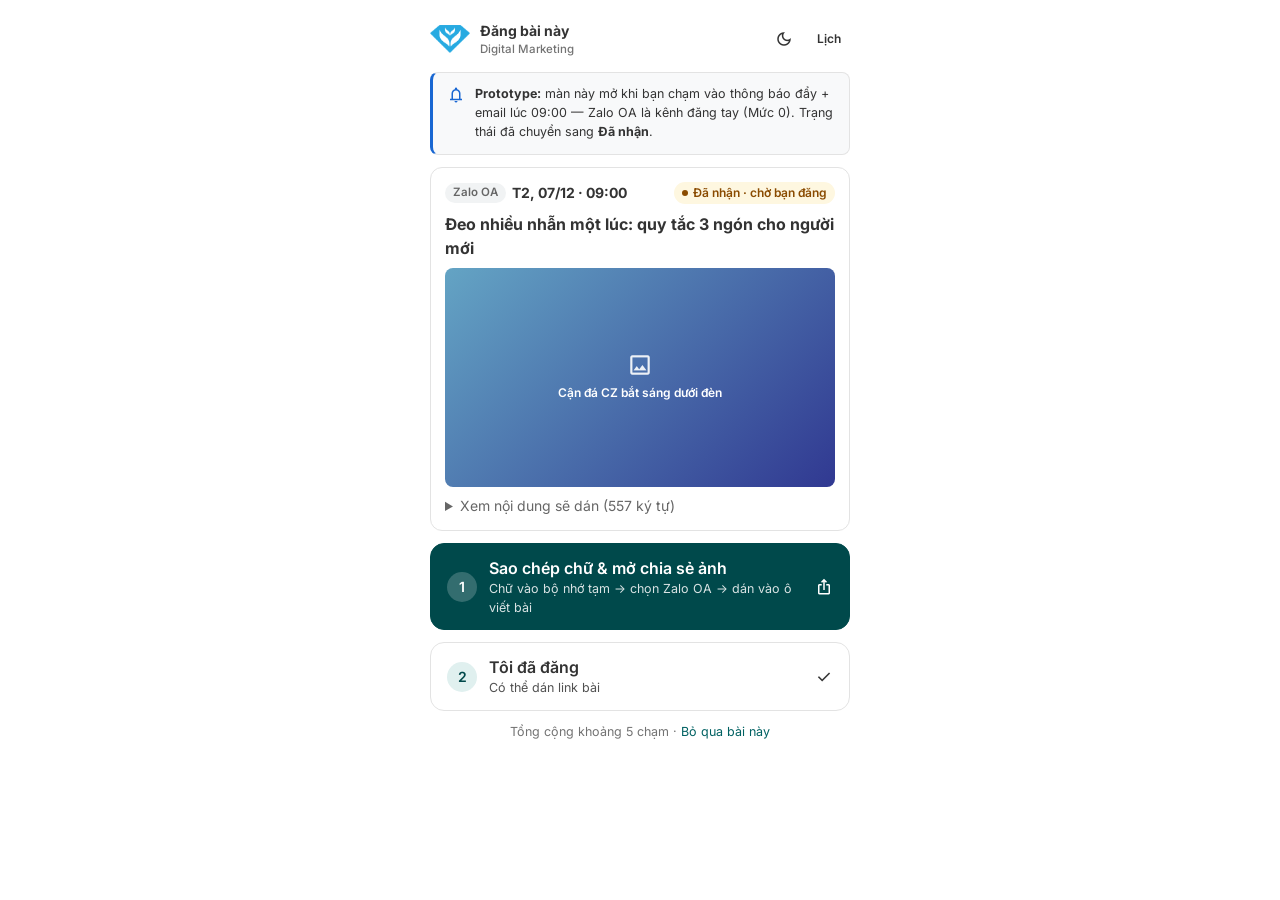
<file: publish.html>
<!doctype html>
<html lang="vi">
<head>
  <meta charset="utf-8">
  <meta name="viewport" content="width=device-width, initial-scale=1">
  <title>Đăng bài này · Digital Marketing</title>
  <link rel="icon" href="assets/favicon.ico" sizes="any">
  <link rel="icon" href="assets/favicon-32.png" type="image/png" sizes="32x32">
  <link rel="apple-touch-icon" href="assets/apple-touch-icon.png">
  <meta name="theme-color" content="#333333">
  <link rel="preconnect" href="https://fonts.googleapis.com"><link rel="preconnect" href="https://fonts.gstatic.com" crossorigin>
  <link href="https://fonts.googleapis.com/css2?family=Inter:wght@400;500;600;700&family=Be+Vietnam+Pro:wght@400;500;600;700&display=swap" rel="stylesheet">
  <link rel="stylesheet" href="assets/styles.css?v=20261001cal">
  <script src="assets/theme.js?v=20261001cal"></script>
</head>
<body data-page="publish">
<div class="phone-page">
  <div class="phone" id="app">
    <div class="row between"><a class="logo" href="index.html" style="padding:0"><img class="logo-img" src="assets/brand/tuoitresoft-mark.png" alt="TuoiTreSoft" width="36" height="24"><span style="font-size:14px">Đăng bài này<small>Digital Marketing</small></span></a>
      <div class="row"><button class="btn ghost icon" data-theme-toggle aria-label="Đổi giao diện sáng/tối"><i data-icon="moon"></i></button><a class="btn ghost sm" href="plan.html">Lịch</a></div></div>
    <div id="body" class="stack"></div>
  </div>
</div>
<script src="assets/data.js?v=20261001cal"></script>
<script src="assets/app.js?v=20261001cal"></script>
<script>
(function () {
  const { D, state, icon, esc } = MP;
  MP.hydrateIcons(document); MP.bindThemeToggle(document);
  { const b = document.querySelector('[data-theme-toggle]'); b.innerHTML = icon(document.documentElement.getAttribute('data-theme') === 'dark' ? 'sun' : 'moon'); }
  const all = MP.items(); let id = Number(MP.params.get('id'));
  if (!all.find(i => i.id === id)) { const c = all.find(i => i.content && D.CHANNELS[i.channel].level === 0 && !['published', 'skipped'].includes(i.status) && i.date >= MP.today()) || all.find(i => i.content && i.status !== 'published'); id = c.id; }
  const p = MP.poolItem(id);
  // Mở link = Đã nhận (CL-10 v2)
  if (p.content && ['generated', 'edited', 'approved'].includes(p.status)) { p.status = 'received'; p.receivedAt = new Date().toISOString(); MP.track('package_opened', { ngày: MP.item(id).day }); MP.save(); }
  let fallback = false, confirming = false;

  function imgFile(img) {
    const cv = document.createElement('canvas'); cv.width = 1080; cv.height = 1080; const g = cv.getContext('2d');
    const h = img ? img.hue : 200; const gr = g.createLinearGradient(0, 0, 1080, 1080); gr.addColorStop(0, `hsl(${h},45%,58%)`); gr.addColorStop(1, `hsl(${h + 35},50%,38%)`);
    g.fillStyle = gr; g.fillRect(0, 0, 1080, 1080); g.fillStyle = '#fff'; g.font = 'bold 56px sans-serif'; g.textAlign = 'center'; g.fillText(img ? img.label : 'Ảnh bài đăng', 540, 560);
    return new Promise(r => cv.toBlob(b => r(new File([b], 'bai-dang.png', { type: 'image/png' })), 'image/png'));
  }
  function render() {
    const x = MP.item(id); const c = p.content; const img = MP.imageOf(x); const ch = D.CHANNELS[x.channel].name;
    const body = document.getElementById('body');
    if (!c) { body.innerHTML = `<div class="card card-pad">Bài này chưa có nội dung. <a href="post.html?id=${id}">Mở bài</a></div>`; return; }
    const text = c.caption + '\n\n' + c.hashtags.join(' ');
    const now = new Date(); const due = new Date(x.date + 'T' + x.time + ':00'); const late = (now - due) / 6e4 >= 30;
    if (x.status === 'published') {
      body.innerHTML = `<div class="card card-pad stack" style="text-align:center"><div class="em-ic" style="margin:0 auto">${icon('checkCircle', 'xl')}</div><h2>Đã ghi nhận bài lên ${esc(ch)}</h2>
        <p class="muted">Cảm ơn bạn! 24 giờ sau mình sẽ hỏi 1 câu: bài này thế nào?</p>${x.url ? `<a href="${esc(x.url)}" target="_blank" rel="noopener">Xem bài</a>` : ''}
        <a class="btn block" href="plan.html">Về Lịch 30 ngày</a></div>`; return;
    }
    if (x.status === 'skipped') { body.innerHTML = `<div class="card card-pad stack" style="text-align:center"><h2>Đã bỏ qua bài này</h2><p class="muted">Lịch vẫn giữ bài, bạn có thể đăng lại sau.</p><button class="btn" id="unskip">Hoàn tác</button></div>`; document.getElementById('unskip').onclick = () => { p.status = 'received'; MP.save(); render(); }; return; }
    body.innerHTML = `
      <div class="callout" style="font-size:12.5px">${icon('bell')}<div><b>Prototype:</b> màn này mở khi bạn chạm vào ${esc(MP.notifyText())} lúc ${esc(x.time)} — ${esc(ch)} là kênh đăng tay (Mức 0). Trạng thái đã chuyển sang <b>Đã nhận</b>.</div></div>
      ${late ? `<div class="callout warning">${icon('clock')}<div class="grow"><b>Đã quá giờ đăng 30 phút.</b> Bạn đã đăng chưa?<div class="row mt-2 wrap"><button class="btn sm primary" data-posted>Đã đăng (dán link)</button><button class="btn sm" data-skip>Bỏ qua bài này</button></div></div></div>` : ''}
      <div class="card"><div class="card-body stack sm">
        <div class="row between wrap"><span class="row" style="gap:6px">${MP.channelBadge(x.channel)}<b>${MP.fmtDate(x.date)} · ${x.time}</b></span>${MP.statusBadge(x.status)}</div>
        <b style="font-size:16px">${esc(x.title)}</b>
        ${MP.imageTile(img)}
        <details><summary class="muted" style="cursor:pointer">Xem nội dung sẽ dán (${c.caption.length} ký tự)</summary><div class="content-block mt-2" style="font-size:13px">${esc(text)}</div></details>
      </div></div>
      ${confirming ? `<div class="card card-pad stack sm"><b>Dán link bài vừa đăng</b><span class="subtle">Không bắt buộc — có link thì báo cáo tháng chính xác hơn.</span><input class="input" id="link" placeholder="https://facebook.com/..." inputmode="url"><div class="row"><button class="btn primary grow" id="ok">${icon('check', 'sm')}Xác nhận đã đăng</button><button class="btn ghost" id="cancel">Huỷ</button></div></div>` : `
      <button class="big-btn primary" id="share"><span class="n">1</span><span class="grow">Sao chép chữ &amp; mở chia sẻ ảnh<small>Chữ vào bộ nhớ tạm → chọn ${esc(ch)} → dán vào ô viết bài</small></span>${icon('share')}</button>
      ${fallback ? `<div class="grid c2" style="gap:10px"><button class="btn" id="copy">${icon('copy', 'sm')}Sao chép chữ</button><button class="btn" id="save">${icon('download', 'sm')}Lưu ảnh</button></div><p class="subtle">Máy này chưa hỗ trợ chia sẻ ảnh trực tiếp — dùng 2 nút trên rồi mở ${esc(ch)}.</p>` : ''}
      <button class="big-btn" id="posted"><span class="n">2</span><span class="grow">Tôi đã đăng<small>Có thể dán link bài</small></span>${icon('check')}</button>`}
      <p class="subtle" style="text-align:center">Tổng cộng khoảng 5 chạm · <a href="#" data-skip>Bỏ qua bài này</a></p>`;
    const $ = s => body.querySelector(s);
    body.querySelectorAll('[data-posted]').forEach(b => b.onclick = () => { confirming = true; render(); });
    body.querySelectorAll('[data-skip]').forEach(b => b.onclick = e => { e.preventDefault(); p.status = 'skipped'; MP.track('package_skipped', { ngày: x.day }); MP.save(); render(); });
    if ($('#posted')) $('#posted').onclick = () => { confirming = true; render(); setTimeout(() => $('#link') && document.getElementById('link').focus(), 30); };
    if ($('#cancel')) $('#cancel').onclick = () => { confirming = false; render(); };
    if ($('#ok')) $('#ok').onclick = () => {
      const url = document.getElementById('link').value.trim(); const n = new Date();
      p.status = 'published'; p.manual = true; p.url = url || null; p.publishedAt = D.isoDate(n) + 'T' + String(n.getHours()).padStart(2, '0') + ':' + String(n.getMinutes()).padStart(2, '0');
      state.activity.unshift({ t: 0, icon: 'send', text: 'Đăng tay bài ngày ' + x.day + ' lên ' + ch }); MP.track('publish_confirmed', { ngày: x.day, có_link: !!url, giây_từ_lúc_mở: p.receivedAt ? Math.round((n - new Date(p.receivedAt)) / 1000) : '—' });
      MP.save(); confirming = false; render();
    };
    if ($('#share')) $('#share').onclick = async () => {
      MP.copy(text);
      try {
        const f = await imgFile(img);
        if (navigator.canShare && navigator.canShare({ files: [f] })) { await navigator.share({ files: [f] }); MP.track('share_opened', { ngày: x.day }); return; }
      } catch (e) { if (e && e.name === 'AbortError') return; }
      fallback = true; render();
    };
    if ($('#copy')) $('#copy').onclick = e => MP.copy(text, e.currentTarget);
    if ($('#save')) $('#save').onclick = async () => MP.download('bai-ngay-' + x.day + '.png', await imgFile(img));
  }
  render();
})();
</script>
</body>
</html>
</file>
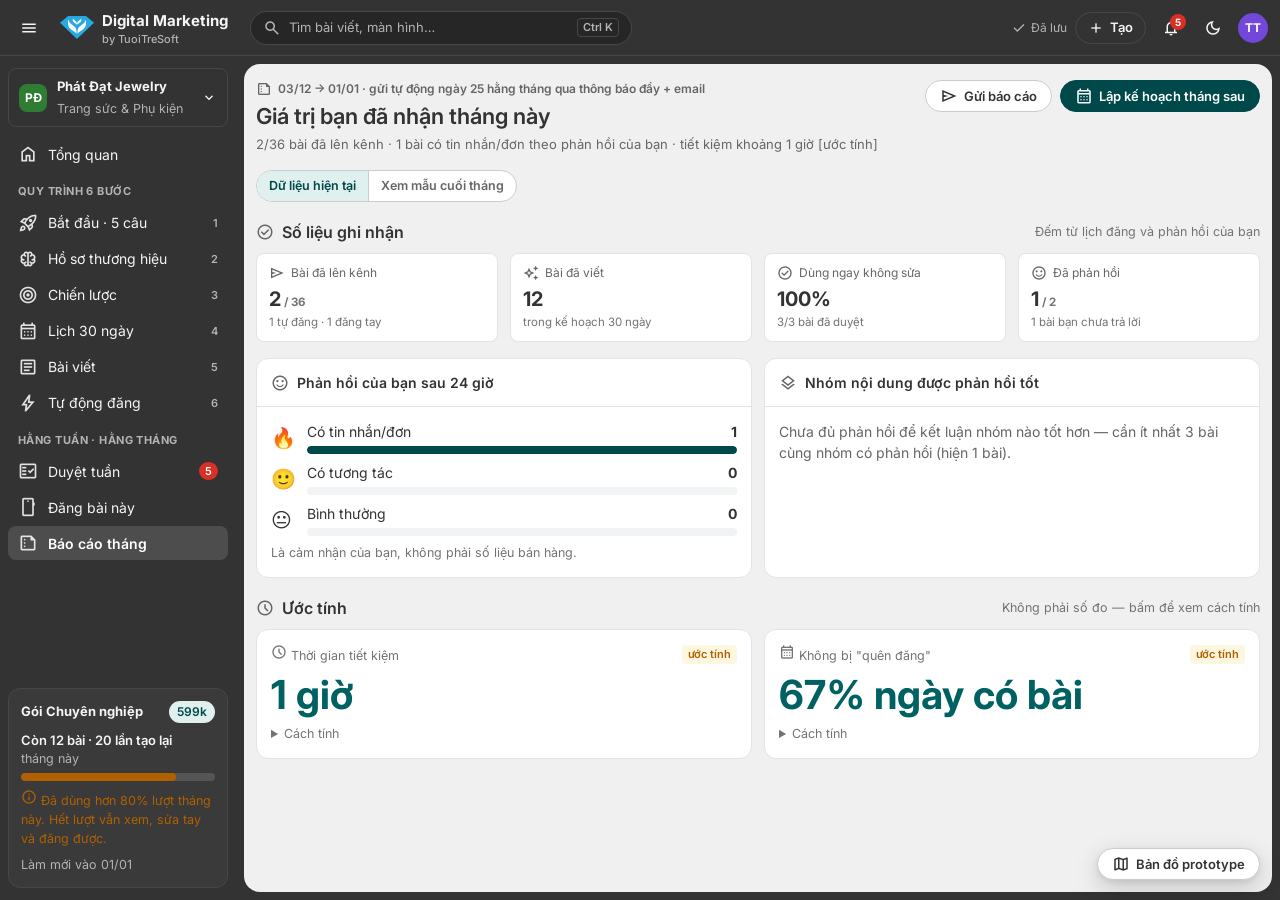
<file: report.html>
<!doctype html>
<html lang="vi">
<head>
  <meta charset="utf-8">
  <meta name="viewport" content="width=device-width, initial-scale=1">
  <title>Báo cáo tháng · Digital Marketing</title>
  <link rel="icon" href="assets/favicon.ico" sizes="any">
  <link rel="icon" href="assets/favicon-32.png" type="image/png" sizes="32x32">
  <link rel="apple-touch-icon" href="assets/apple-touch-icon.png">
  <meta name="theme-color" content="#333333">
  <link rel="preconnect" href="https://fonts.googleapis.com"><link rel="preconnect" href="https://fonts.gstatic.com" crossorigin>
  <link href="https://fonts.googleapis.com/css2?family=Inter:wght@400;500;600;700&family=Be+Vietnam+Pro:wght@400;500;600;700&display=swap" rel="stylesheet">
  <link rel="stylesheet" href="assets/styles.css?v=20261001cal">
  <script src="assets/theme.js?v=20261001cal"></script>
</head>
<body data-page="report">
<main id="page" hidden>
  <div class="page-header">
    <div>
      <div class="eyebrow"><i data-icon="report" class="sm"></i><span id="period"></span></div>
      <h1>Giá trị bạn đã nhận tháng này</h1>
      <p class="subtitle" id="sub"></p>
    </div>
    <div class="actions">
      <button class="btn" id="send"><i data-icon="send"></i>Gửi báo cáo</button>
      <button class="btn primary" id="next-plan"><i data-icon="calendar"></i>Lập kế hoạch tháng sau</button>
    </div>
  </div>
  <div class="row between wrap mb-4"><div class="segmented" role="group" aria-label="Dữ liệu"><button data-demo="0">Dữ liệu hiện tại</button><button data-demo="1">Xem mẫu cuối tháng</button></div><span class="subtle" id="demo-note"></span></div>
  <div class="section-title"><h2 class="row"><i data-icon="checkCircle"></i>Số liệu ghi nhận</h2><span class="subtle">Đếm từ lịch đăng và phản hồi của bạn</span></div>
  <div class="grid c4 mb-4" id="rec"></div>
  <div class="grid c2 mb-4">
    <div class="card"><div class="card-head"><h3><i data-icon="smile"></i>Phản hồi của bạn sau 24 giờ</h3></div><div class="card-body" id="fb"></div></div>
    <div class="card"><div class="card-head"><h3><i data-icon="layers"></i>Nhóm nội dung được phản hồi tốt</h3></div><div class="card-body" id="best"></div></div>
  </div>
  <div class="section-title"><h2 class="row"><i data-icon="clock"></i>Ước tính</h2><span class="subtle">Không phải số đo — bấm để xem cách tính</span></div>
  <div class="grid c2" id="est"></div>
</main>
<script src="assets/data.js?v=20261001cal"></script>
<script src="assets/app.js?v=20261001cal"></script>
<script>
(function () {
  const { D, state, icon, esc } = MP;
  MP.shell({ active: 'report', template: 'dash', crumbs: ['Hằng tháng', 'Báo cáo tháng'] });
  let demo = MP.params.get('demo') === '1';
  const PL = state.plan; const end = D.addDays(PL.start, 29);
  document.getElementById('period').textContent = MP.fmtDate(PL.start, 'short') + ' → ' + MP.fmtDate(end, 'short') + ' · gửi tự động ngày 25 hằng tháng qua ' + MP.notifyText();
  const FBL = { fire: ['🔥', 'Có tin nhắn/đơn'], ok: ['🙂', 'Có tương tác'], meh: ['😐', 'Bình thường'] };

  function data() {
    let its = MP.items();
    if (demo) { // số liệu mẫu để xem bố cục cuối tháng
      const seq = ['fire', 'ok', 'meh', 'ok', 'fire', 'meh', 'ok', 'fire', 'ok', 'meh'];
      its = its.map((i, k) => k < 26 ? Object.assign({}, i, { status: 'published', manual: D.CHANNELS[i.channel].level === 0, feedback: k < 22 ? { v: i.pillar === 'proof' ? (k % 3 ? 'fire' : 'ok') : seq[k % seq.length] } : null, edited: k % 4 === 0, content: i.content || {} }) : i);
    }
    const pub = its.filter(i => i.status === 'published'); const withC = its.filter(i => i.content);
    const noEdit = withC.filter(i => ['approved', 'published'].includes(i.status) && !i.edited).length; const decided = withC.filter(i => ['approved', 'published'].includes(i.status)).length;
    const fb = { fire: 0, ok: 0, meh: 0 }; pub.forEach(i => { if (i.feedback) fb[i.feedback.v]++; });
    const byP = {}; pub.filter(i => i.feedback).forEach(i => { const b = byP[i.pillar] = byP[i.pillar] || { n: 0, fire: 0 }; b.n++; if (i.feedback.v === 'fire') b.fire++; });
    return { its, pub, withC, noEdit, decided, fb, byP, auto: pub.filter(i => !i.manual).length, manual: pub.filter(i => i.manual).length, noFb: pub.filter(i => !i.feedback).length };
  }
  function render() {
    document.querySelectorAll('[data-demo]').forEach(b => b.setAttribute('aria-pressed', String(b.dataset.demo === (demo ? '1' : '0'))));
    document.getElementById('demo-note').textContent = demo ? 'Đang xem số liệu mẫu để hình dung bố cục — không phải dữ liệu thật.' : '';
    const d = data(); const n = d.its.length;
    document.getElementById('sub').textContent = `${d.pub.length}/${n} bài đã lên kênh · ${d.fb.fire} bài có tin nhắn/đơn theo phản hồi của bạn · tiết kiệm khoảng ${Math.round(d.pub.length * 30 / 60 * 10) / 10} giờ [ước tính]`;
    const k = [
      ['send', 'Bài đã lên kênh', d.pub.length + '<span class="subtle"> / ' + n + '</span>', d.auto + ' tự đăng · ' + d.manual + ' đăng tay'],
      ['sparkles', 'Bài đã viết', d.withC.length, 'trong kế hoạch 30 ngày'],
      ['checkCircle', 'Dùng ngay không sửa', d.decided ? Math.round(d.noEdit / d.decided * 100) + '%' : '—', d.noEdit + '/' + d.decided + ' bài đã duyệt'],
      ['smile', 'Đã phản hồi', (d.pub.length - d.noFb) + '<span class="subtle"> / ' + d.pub.length + '</span>', d.noFb + ' bài bạn chưa trả lời']
    ];
    document.getElementById('rec').innerHTML = k.map(x => `<div class="card kpi"><div class="l">${icon(x[0], 'sm')}${x[1]}</div><div class="v">${x[2]}</div><div class="subtle">${x[3]}</div></div>`).join('');
    const tot = d.fb.fire + d.fb.ok + d.fb.meh;
    document.getElementById('fb').innerHTML = tot ? Object.entries(FBL).map(([key, l]) => `<div class="row mb-2"><span style="font-size:20px;width:28px">${l[0]}</span><div class="grow"><div class="row between"><span>${l[1]}</span><b>${d.fb[key]}</b></div><div class="progress mt-1"><span style="width:${d.fb[key] / tot * 100}%"></span></div></div></div>`).join('') + '<p class="subtle mt-2">Là cảm nhận của bạn, không phải số liệu bán hàng.</p>'
      : '<p class="muted">Chưa có phản hồi nào. 24 giờ sau mỗi bài lên kênh, bạn sẽ được hỏi 1 câu.</p>';
    // CL-18/CL-16: chỉ kết luận khi có ≥ 3 bài cùng nhóm có phản hồi
    const ok = Object.entries(d.byP).filter(([, b]) => b.n >= 3).sort((a, b) => b[1].fire / b[1].n - a[1].fire / a[1].n);
    document.getElementById('best').innerHTML = ok.length
      ? `<p><b>${esc(D.PILLARS[ok[0][0]].name)}</b> có tỷ lệ 🔥 cao nhất: ${ok[0][1].fire}/${ok[0][1].n} bài.</p><div class="list mt-2">${ok.map(([pid, b]) => `<div class="list-item">${MP.pillarBadge(pid)}<span class="grow"></span><span class="subtle">${b.fire} 🔥 / ${b.n} bài có phản hồi</span></div>`).join('')}</div>`
      : `<p class="muted">Chưa đủ phản hồi để kết luận nhóm nào tốt hơn — cần ít nhất 3 bài cùng nhóm có phản hồi (hiện ${Object.values(d.byP).reduce((s, b) => Math.max(s, b.n), 0)} bài).</p>`;
    const hrs = Math.round(d.pub.length * 30 / 60 * 10) / 10; const ideas = d.withC.length;
    document.getElementById('est').innerHTML = [
      ['clock', 'Thời gian tiết kiệm', hrs + ' giờ', 'Số bài đã lên kênh × 30 phút (thời gian trung bình tự nghĩ và viết 1 bài) = ' + d.pub.length + ' × 30 phút.'],
      ['calendar', 'Không bị "quên đăng"', Math.min(100, Math.round(d.pub.length / (demo ? n : Math.max(1, d.its.filter(i => i.date <= MP.today()).length)) * 100)) + '% ngày có bài', 'Số bài đã lên kênh ÷ số ngày có lịch đăng đã tới (tính cả hôm nay). Chỉ tính bài bạn xác nhận hoặc hệ thống tự đăng.']
    ].map(x => `<div class="card card-pad stack sm"><div class="row between"><span class="subtle">${icon(x[0], 'sm')} ${x[1]}</span><span class="est-tag">ước tính</span></div><div class="stat-big">${x[2]}</div><details><summary class="subtle" style="cursor:pointer">Cách tính</summary><p class="muted mt-1">${x[3]}</p></details></div>`).join('');
  }
  document.querySelectorAll('[data-demo]').forEach(b => b.onclick = () => { demo = b.dataset.demo === '1'; render(); });
  document.getElementById('next-plan').onclick = () => {
    const d = data(); const ok = Object.entries(d.byP).filter(([, b]) => b.n >= 3).sort((a, b) => b[1].fire / b[1].n - a[1].fire / a[1].n);
    const nEnd = D.addDays(end, 30); const ev = D.EVENTS.filter(e => e.date > end && e.date <= nEnd && e.industries.includes(state.brand.industry));
    const change = ok.length ? `Tăng nhóm <b>${esc(D.PILLARS[ok[0][0]].name)}</b> thêm 5% vì ${ok[0][1].fire}/${ok[0][1].n} bài nhóm này được bạn chấm 🔥.` : 'Giữ nguyên tỷ lệ nhóm nội dung — chưa đủ phản hồi để thay đổi.';
    const m = MP.modal({ title: 'Kế hoạch tháng sau (điền sẵn)', subtitle: 'Sửa được mọi thứ trước khi tạo.', body: `<div class="stack">
      <div class="callout">${icon('layers')}<div>${change}</div></div>
      <dl class="kv"><dt>Thời gian</dt><dd>${MP.fmtDate(D.addDays(end, 1), 'short')} → ${MP.fmtDate(nEnd, 'short')}</dd><dt>Tần suất</dt><dd>${PL.frequency} bài/tuần · ${PL.channels.map(c => D.CHANNELS[c].name).join(', ')}</dd>
      <dt>Sự kiện</dt><dd>${ev.length ? ev.map(e => MP.fmtDate(e.date, 'short') + ' ' + esc(e.name)).join(' · ') : 'Không có sự kiện hợp ngành'}</dd></dl></div>`,
      foot: '<button class="btn" data-close>Để sau</button><button class="btn primary" data-ok>' + icon('sparkles', 'sm') + 'Tạo kế hoạch tháng sau</button>' });
    m.el.querySelector('[data-ok]').onclick = () => { m.close(); MP.track('next_plan', { đổi_tỷ_trọng: !!ok.length }); MP.toast('Prototype: kế hoạch tháng sau sẽ được tạo thành một lô 30 bài', 'calendar'); };
  };
  document.getElementById('send').onclick = () => {
    const m = MP.modal({ title: 'Gửi báo cáo', subtitle: 'Cho người cùng quản lý shop hoặc người thuê bạn làm marketing.', body: '<div class="field"><label for="to">Email người nhận</label><input class="input" id="to" placeholder="sep@shop.vn"></div><p class="subtle">Báo cáo gửi đi giữ nguyên cách tách “ghi nhận” và “ước tính”.</p>',
      foot: '<button class="btn" data-copy>Chép nội dung</button><button class="btn primary" data-ok>Gửi</button>' });
    m.el.querySelector('[data-copy]').onclick = e => MP.copy(document.getElementById('sub').textContent, e.currentTarget);
    m.el.querySelector('[data-ok]').onclick = () => { m.close(); MP.track('report_sent', {}); MP.toast('Prototype: đã gửi báo cáo', 'send'); };
  };
  render();
})();
</script>
</body>
</html>
</file>
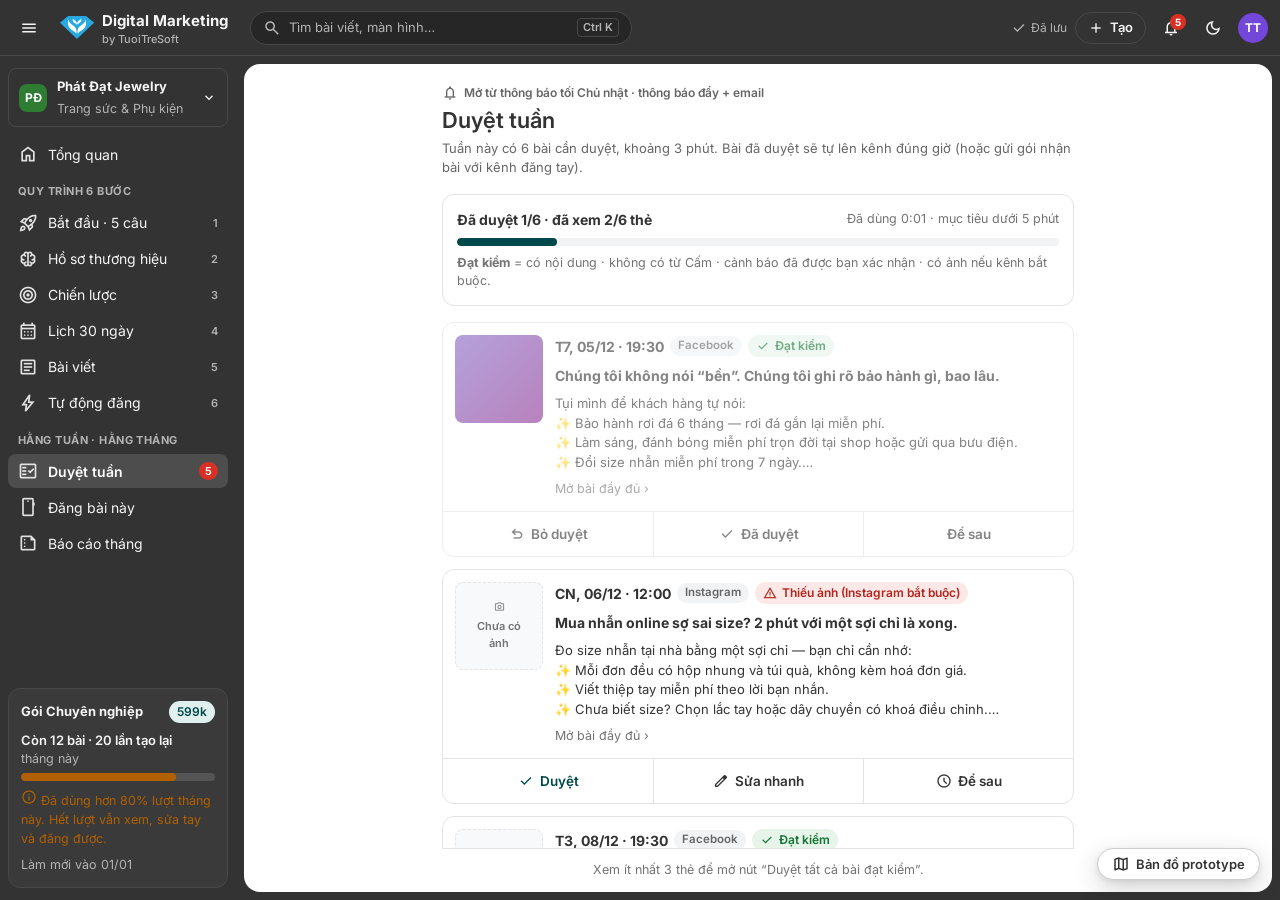
<file: review.html>
<!doctype html>
<html lang="vi">
<head>
  <meta charset="utf-8">
  <meta name="viewport" content="width=device-width, initial-scale=1">
  <title>Duyệt tuần · Digital Marketing</title>
  <link rel="icon" href="assets/favicon.ico" sizes="any">
  <link rel="icon" href="assets/favicon-32.png" type="image/png" sizes="32x32">
  <link rel="apple-touch-icon" href="assets/apple-touch-icon.png">
  <meta name="theme-color" content="#333333">
  <link rel="preconnect" href="https://fonts.googleapis.com"><link rel="preconnect" href="https://fonts.gstatic.com" crossorigin>
  <link href="https://fonts.googleapis.com/css2?family=Inter:wght@400;500;600;700&family=Be+Vietnam+Pro:wght@400;500;600;700&display=swap" rel="stylesheet">
  <link rel="stylesheet" href="assets/styles.css?v=20261001cal">
  <script src="assets/theme.js?v=20261001cal"></script>
</head>
<body data-page="review">
<main id="page" hidden>
  <div class="page-header">
    <div>
      <div class="eyebrow"><i data-icon="bell" class="sm"></i><span id="from"></span></div>
      <h1>Duyệt tuần</h1>
      <p class="subtitle" id="sub"></p>
    </div>
  </div>
  <div class="card card-pad mb-4 stack sm">
    <div class="row between"><b id="prog-t"></b><span class="subtle" id="timer">0:00</span></div>
    <div class="progress"><span id="prog" style="width:0"></span></div>
    <p class="subtle"><b>Đạt kiểm</b> = có nội dung · không có từ Cấm · cảnh báo đã được bạn xác nhận · có ảnh nếu kênh bắt buộc.</p>
  </div>
  <div class="stack" id="cards"></div>
  <div id="missing" class="mt-4"></div>
  <div class="sticky-foot mt-4" id="bulk"></div>
  <div class="row between wrap mt-4"><span class="subtle">Gửi nhắc Duyệt tuần vào tối Chủ nhật lúc</span><select class="select" id="wt" style="width:auto;min-height:32px;height:32px"></select></div>
</main>
<script src="assets/data.js?v=20261001cal"></script>
<script src="assets/app.js?v=20261001cal"></script>
<script>
(function () {
  const { D, state, icon, esc } = MP;
  MP.shell({ active: 'review', crumbs: ['Hằng tuần', 'Duyệt tuần'], narrow: true });
  const t0 = Date.now(); const t = MP.today(); const end = D.addDays(t, 6);
  const week = () => MP.items().filter(i => i.date >= t && i.date <= end);
  const list = week().filter(i => i.content && !['published', 'received', 'skipped'].includes(i.status));
  const viewed = new Set(); const later = new Set(); let openEdit = null;
  document.getElementById('from').textContent = 'Mở từ thông báo tối Chủ nhật · ' + MP.notifyText();
  setInterval(() => { const s = Math.floor((Date.now() - t0) / 1000); document.getElementById('timer').textContent = 'Đã dùng ' + Math.floor(s / 60) + ':' + String(s % 60).padStart(2, '0') + ' · mục tiêu dưới 5 phút'; }, 1000);

  function card(it) {
    const p = MP.poolItem(it.id); const c = MP.passCheck(it); const done = p.status === 'approved';
    const cls = c.kind === 'ok' ? 'success' : c.kind === 'warn' ? 'warning' : 'danger';
    const cap = p.content.caption.split('\n').slice(1).join('\n').trim();
    return `<div class="rv-card ${done ? 'done' : ''}" data-card="${it.id}">
      <div class="rv-top">${MP.imageTile(MP.imageOf(it))}
        <div class="stack sm" style="min-width:0">
          <div class="row wrap" style="gap:6px"><b>${MP.fmtDate(it.date)} · ${it.time}</b>${MP.channelBadge(it.channel)}<span class="badge ${cls}">${icon(c.ok ? 'check' : 'alert')}${esc(c.reason)}</span>${later.has(it.id) ? '<span class="badge">Để sau</span>' : ''}</div>
          <b>${esc(p.hook)}</b>
          <div class="rv-cap">${esc(cap)}</div>
          <a class="subtle" href="post.html?id=${it.id}">Mở bài đầy đủ ›</a>
        </div></div>
      ${openEdit === it.id ? quick(it) : ''}
      <div class="rv-actions">${done ? `<button data-undo="${it.id}">${icon('undo', 'sm')}Bỏ duyệt</button><button disabled>${icon('check', 'sm')}Đã duyệt</button><button data-later="${it.id}" disabled>Để sau</button>`
        : `<button class="ok" data-ok="${it.id}">${icon('check', 'sm')}Duyệt</button><button data-edit="${it.id}">${icon('pencil', 'sm')}Sửa nhanh</button><button data-later="${it.id}">${icon('clock', 'sm')}Để sau</button>`}</div></div>`;
  }
  // Sửa nhanh: chỉ 3 trường (CL-13)
  function quick(it) {
    const p = MP.poolItem(it.id); const price = D.fmtPrice(state.brand.answers.q3.value); const cta = D.CHANNEL_CTA[it.channel] || '';
    return `<div class="card-body stack sm" style="border-top:1px solid var(--border)">
      <div class="field"><label>Câu mở đầu${MP.termInfo('hook')}</label><input class="input" data-f="hook" value="${esc(p.hook)}"></div>
      <div class="field"><label>Giá / ưu đãi</label><input class="input" data-f="price" value="${esc(price)}"></div>
      <div class="field"><label>Lời kêu gọi${MP.termInfo('cta')}</label><input class="input" data-f="cta" value="${esc(p.content.caption.includes(cta) ? cta : '')}"></div>
      <div class="row"><button class="btn sm primary" data-save="${it.id}">Lưu & duyệt</button><button class="btn sm ghost" data-cancel>Huỷ</button></div></div>`;
  }
  function approve(it) {
    const p = MP.poolItem(it.id); const c = MP.passCheck(it);
    if (c.kind === 'ban' || c.kind === 'img' || c.kind === 'none') { MP.toast(c.reason + ' — mở bài để sửa', 'alert'); return false; }
    if (c.kind === 'warn') {
      const m = MP.modal({ title: 'Bài có từ Cảnh báo', body: `<p class="muted">${c.warn.map(f => '“' + esc(f.w) + '” — ' + esc(f.why) + '. Gợi ý: “' + esc(f.alt) + '”').join('<br>')}</p>`,
        foot: '<button class="btn" data-fix>Thay bằng gợi ý</button><button class="btn primary" data-keep>Tôi hiểu rủi ro, vẫn duyệt</button>' });
      m.el.querySelector('[data-fix]').onclick = () => { c.warn.forEach(f => { p.content.caption = MP.replaceWord(p.content.caption, f); p.hook = MP.replaceWord(p.hook, f); }); p.edited = true; m.close(); doApprove(p, it); };
      m.el.querySelector('[data-keep]').onclick = () => { p.warnAck = (p.warnAck || []).concat(c.warn.map(f => f.w)); m.close(); doApprove(p, it); };
      return false;
    }
    doApprove(p, it); return true;
  }
  function doApprove(p, it) { p.status = 'approved'; p.maHen = Math.random().toString(36).slice(2, 8); MP.track('post_approved', { ngày: it.day, nguồn: 'duyệt tuần', dùng_ngay: !p.edited }); MP.save(); render(); }

  function render() {
    const L = list.map(i => MP.item(i.id));
    const doneN = L.filter(i => i.status === 'approved').length;
    document.getElementById('sub').textContent = `Tuần này có ${L.length} bài cần duyệt, khoảng 3 phút. Bài đã duyệt sẽ tự lên kênh đúng giờ (hoặc gửi gói nhận bài với kênh đăng tay).`;
    document.getElementById('prog-t').textContent = `Đã duyệt ${doneN}/${L.length} · đã xem ${viewed.size}/${L.length} thẻ`;
    document.getElementById('prog').style.width = (L.length ? doneN / L.length * 100 : 0) + '%';
    const cards = document.getElementById('cards');
    cards.innerHTML = L.length ? L.map(card).join('') : `<div class="card"><div class="empty"><div class="em-ic">${icon('checkCircle', 'xl')}</div><h3>Tuần này không còn bài nào cần duyệt</h3><p>Hẹn bạn tối Chủ nhật tới.</p></div></div>`;
    const miss = week().filter(i => !i.content && !MP.isLocked(i));
    document.getElementById('missing').innerHTML = miss.length ? `<div class="callout">${icon('sparkles')}<div>${miss.length} bài trong tuần chưa được viết (${miss.map(i => MP.fmtDate(i.date, 'short')).join(', ')}). <a href="plan.html">Viết ở Lịch 30 ngày</a></div></div>` : '';
    // "Duyệt tất cả" chỉ hiện khi đã xem ≥ 50% thẻ (CL-13 · GE)
    const pass = L.filter(i => i.status !== 'approved' && MP.passCheck(i).ok);
    const enough = viewed.size >= Math.ceil(L.length / 2);
    document.getElementById('bulk').innerHTML = !L.length || !pass.length ? '' : enough
      ? `<button class="btn primary block" id="all">${icon('check', 'sm')}Duyệt tất cả ${pass.length} bài đạt kiểm</button>`
      : `<p class="subtle" style="text-align:center">Xem ít nhất ${Math.ceil(L.length / 2)} thẻ để mở nút “Duyệt tất cả bài đạt kiểm”.</p>`;
    const all = document.getElementById('all'); if (all) all.onclick = () => { pass.forEach(i => { const p = MP.poolItem(i.id); p.status = 'approved'; p.maHen = Math.random().toString(36).slice(2, 8); }); MP.track('bulk_approve', { số_bài: pass.length }); MP.save(); render(); MP.toast('Đã duyệt ' + pass.length + ' bài', 'checkCircle'); };
    cards.querySelectorAll('[data-ok]').forEach(b => b.onclick = () => { if (approve(MP.item(b.dataset.ok))) MP.toast('Đã duyệt', 'check'); });
    cards.querySelectorAll('[data-undo]').forEach(b => b.onclick = () => { const p = MP.poolItem(b.dataset.undo); p.status = p.edited ? 'edited' : 'generated'; MP.save(); render(); });
    cards.querySelectorAll('[data-later]').forEach(b => b.onclick = () => { later.add(Number(b.dataset.later)); render(); MP.toast('Để sau — sẽ nhắc 1 lần trước giờ đăng', 'clock'); });
    cards.querySelectorAll('[data-edit]').forEach(b => b.onclick = () => { openEdit = Number(b.dataset.edit); render(); });
    cards.querySelectorAll('[data-cancel]').forEach(b => b.onclick = () => { openEdit = null; render(); });
    cards.querySelectorAll('[data-save]').forEach(b => b.onclick = () => {
      const it = MP.item(b.dataset.save); const p = MP.poolItem(it.id); const box = b.closest('.card-body'); const v = k => box.querySelector('[data-f="' + k + '"]').value.trim();
      const kinds = []; const price = D.fmtPrice(state.brand.answers.q3.value); const cta = D.CHANNEL_CTA[it.channel] || '';
      if (v('hook') && v('hook') !== p.hook) { const L2 = p.content.caption.split('\n'); L2[0] = v('hook'); p.content.caption = L2.join('\n'); p.hook = v('hook'); kinds.push('Câu mở đầu'); }
      if (v('price') && v('price') !== price) { p.content.caption = p.content.caption.split(price).join(v('price')); kinds.push('Giá/ưu đãi'); }
      if (cta && p.content.caption.includes(cta) && v('cta') !== cta) { p.content.caption = p.content.caption.replace(cta, v('cta')); kinds.push('Lời kêu gọi'); }
      if (kinds.length) { p.edited = true; p.editKinds = Array.from(new Set((p.editKinds || []).concat(kinds))); MP.track('post_edited', { ngày: it.day, loại: kinds.join('+'), nguồn: 'sửa nhanh' }); }
      openEdit = null; if (!approve(MP.item(it.id))) render();
    });
    const io = new IntersectionObserver(es => { let ch = false; es.forEach(e => { if (e.isIntersecting && !viewed.has(e.target.dataset.card)) { viewed.add(e.target.dataset.card); ch = true; } }); if (ch) { io.disconnect(); render(); } }, { threshold: .6 });
    cards.querySelectorAll('[data-card]').forEach(c => { if (!viewed.has(c.dataset.card)) io.observe(c); });
  }
  const wt = document.getElementById('wt');
  wt.innerHTML = ['19:00', '20:00', '21:00', '22:00'].map(x => `<option ${state.notify.weeklyTime === x ? 'selected' : ''}>${x}</option>`).join('');
  wt.onchange = () => { state.notify.weeklyTime = wt.value; MP.save(); MP.toast('Sẽ nhắc Duyệt tuần lúc ' + wt.value + ' tối Chủ nhật', 'bell'); };
  render();
})();
</script>
</body>
</html>
</file>
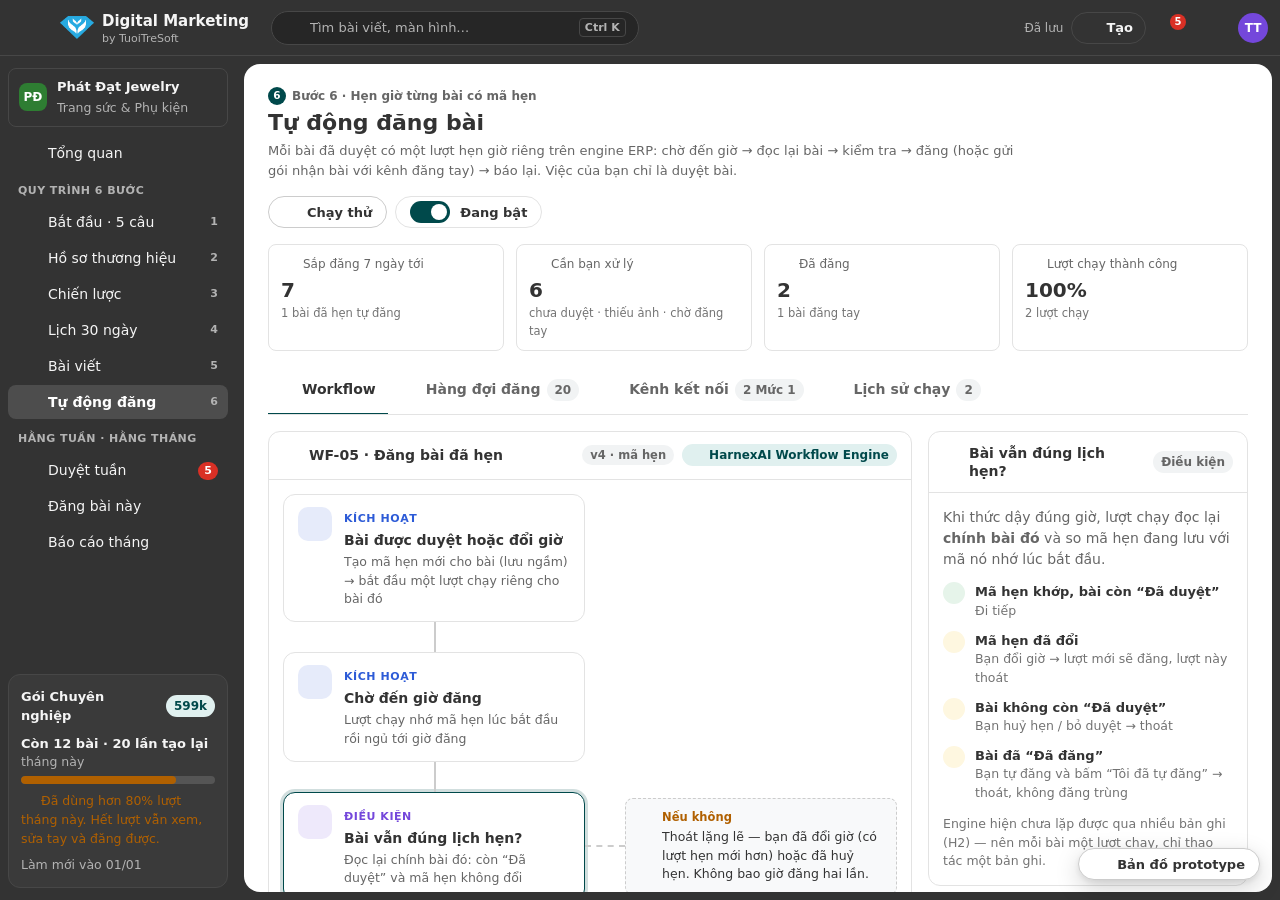
<file: script.html>
<!doctype html>
<html lang="vi">
<head>
  <meta charset="utf-8">
  <title>Đã chuyển · Digital Marketing</title>
  <meta http-equiv="refresh" content="0; url=automation.html">
  <link rel="canonical" href="automation.html">
</head>
<body><p>Kịch bản video không còn trong Phase 1. <a href="automation.html">Sang màn Tự động đăng</a>.</p></body>
</html>
</file>
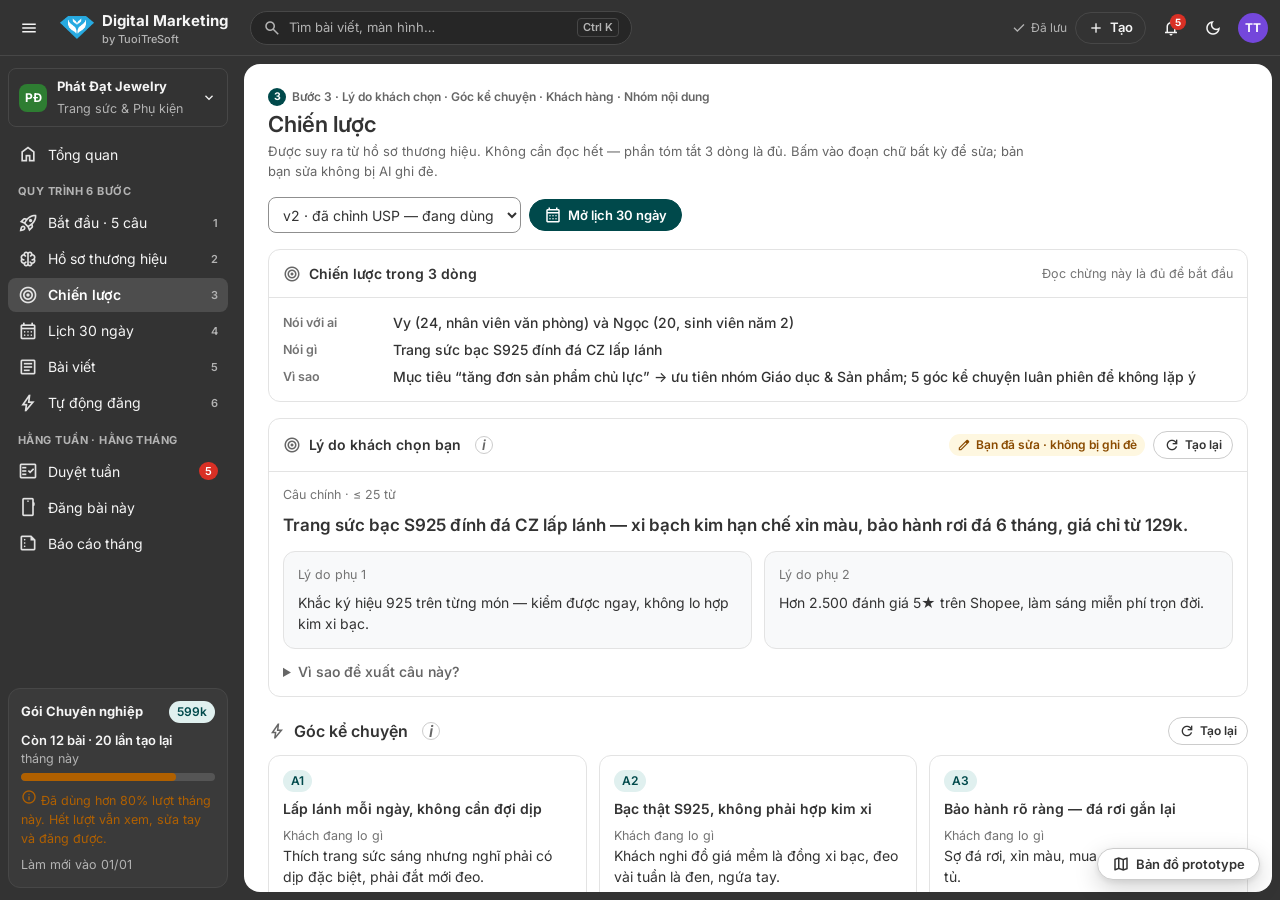
<file: strategy.html>
<!doctype html>
<html lang="vi">
<head>
  <meta charset="utf-8">
  <meta name="viewport" content="width=device-width, initial-scale=1">
  <title>Chiến lược · Digital Marketing</title>
  <link rel="icon" href="assets/favicon.ico" sizes="any">
  <link rel="icon" href="assets/favicon-32.png" type="image/png" sizes="32x32">
  <link rel="apple-touch-icon" href="assets/apple-touch-icon.png">
  <meta name="theme-color" content="#333333">
  <link rel="preconnect" href="https://fonts.googleapis.com"><link rel="preconnect" href="https://fonts.gstatic.com" crossorigin>
  <link href="https://fonts.googleapis.com/css2?family=Inter:wght@400;500;600;700&family=Be+Vietnam+Pro:wght@400;500;600;700&display=swap" rel="stylesheet">
  <link rel="stylesheet" href="assets/styles.css?v=20261001cal">
  <script src="assets/theme.js?v=20261001cal"></script>
</head>
<body data-page="strategy">
<main id="page" hidden>
  <div class="page-header">
    <div>
      <div class="eyebrow"><span class="step-dot">3</span>Bước 3 · Lý do khách chọn · Góc kể chuyện · Khách hàng · Nhóm nội dung</div>
      <h1>Chiến lược</h1>
      <p class="subtitle">Được suy ra từ hồ sơ thương hiệu. Không cần đọc hết — phần tóm tắt 3 dòng là đủ. Bấm vào đoạn chữ bất kỳ để sửa; bản bạn sửa không bị AI ghi đè.</p>
    </div>
    <div class="actions">
      <label class="sr-only" for="ver">Phiên bản</label>
      <select class="select" id="ver" style="width:auto;min-height:36px;height:36px;padding:0 10px"></select>
      <a class="btn primary" href="plan.html" id="to-plan"><i data-icon="calendar"></i>Mở lịch 30 ngày</a>
    </div>
  </div>

  <div id="banner"></div>
  <div class="card mb-4" id="sum3"></div>

  <!-- USP -->
  <div class="card mb-4" id="blk-usp">
    <div class="card-head"><h2><i data-icon="target"></i>Lý do khách chọn bạn<span data-ti="usp"></span></h2><div class="row"><span id="usp-edited"></span><button class="btn sm" data-regen="usp"><i data-icon="refresh" class="sm"></i>Tạo lại</button></div></div>
    <div class="card-body" data-body></div>
  </div>

  <!-- Angles -->
  <div class="section-title" id="angles-title"><h2 class="row"><i data-icon="zap"></i>Góc kể chuyện<span data-ti="angle"></span></h2><button class="btn sm" data-regen="angles"><i data-icon="refresh" class="sm"></i>Tạo lại</button></div>
  <div id="t2-q7"></div>
  <div class="grid c3" id="blk-angles"></div>

  <!-- Personas -->
  <div class="section-title"><h2 class="row"><i data-icon="users"></i>Khách hàng điển hình<span data-ti="persona"></span></h2><button class="btn sm" data-regen="personas"><i data-icon="refresh" class="sm"></i>Tạo lại</button></div>
  <div class="grid c2" id="blk-personas"></div>

  <!-- Pillars + kênh + tần suất -->
  <div class="section-title" id="pillars"><h2 class="row"><i data-icon="layers"></i>Nhóm nội dung, kênh và tần suất<span data-ti="pillar"></span></h2></div>
  <div class="card">
    <div class="card-body">
      <div class="grid c2" style="gap:28px">
        <div class="stack">
          <div class="row between"><b>Tỷ lệ nhóm nội dung</b><span id="ratio-sum" class="badge"></span></div>
          <div class="ratio-bar" id="ratio-bar"></div>
          <div class="stack" id="pillar-rows"></div>
        </div>
        <div class="stack lg">
          <div class="field"><span class="field-label">Kênh đăng</span><div class="chips" id="channels"></div><p class="hint"><b>Facebook, Instagram:</b> tự đăng (Mức 1, qua app Meta của công ty TTS). <b>Zalo OA:</b> đăng tay (Mức 0) — đến giờ gửi gói nhận bài qua thông báo đẩy/email, bạn đăng trong 5 chạm.</p></div>
          <div class="field"><span class="field-label">Tần suất</span><div class="segmented" id="freq"></div><p class="hint" id="freq-hint"></p></div>
          <div class="callout" id="apply-note"></div>
        </div>
      </div>
    </div>
    <div class="card-foot"><span class="subtle grow" id="dirty-note"></span><button class="btn" id="reset-pillars">Về mặc định</button><button class="btn primary" id="apply"><i data-icon="calendar" class="sm"></i>Áp dụng vào lịch 30 ngày</button></div>
  </div>
</main>

<script src="assets/data.js?v=20261001cal"></script>
<script src="assets/app.js?v=20261001cal"></script>
<script>
(function () {
  const { D, state, icon, esc } = MP;
  MP.shell({ active: 'strategy', crumbs: ['Quy trình', 'Chiến lược'] });
  const S = state.strategy;

  document.querySelectorAll('[data-ti]').forEach(el => { el.outerHTML = MP.termInfo(el.dataset.ti); });

  // ---------- Tóm tắt 3 dòng (CL-22) ----------
  function renderSum() {
    const A = state.brand.answers; const top = S.pillars.slice().sort((a, b) => b.ratio - a.ratio).slice(0, 2).map(p => D.PILLARS[p.id].name).join(' & ');
    document.getElementById('sum3').innerHTML = `<div class="card-head"><h3>${icon('target')}Chiến lược trong 3 dòng</h3><span class="subtle">Đọc chừng này là đủ để bắt đầu</span></div><div class="card-body"><dl class="sum3">
      <dt>Nói với ai</dt><dd>${S.personas.map(p => esc(p.name) + ' (' + esc(p.age.replace(' tuổi', '')) + ', ' + esc(p.job.split(',')[0].toLowerCase()) + ')').join(' và ')}</dd>
      <dt>Nói gì</dt><dd>${esc(String(S.usp.primary).split(' — ')[0])}</dd>
      <dt>Vì sao</dt><dd>Mục tiêu “${esc(((A.q11 && A.q11.value) || '').toLowerCase())}”${D.goalTemplate(A.q11 && A.q11.value) ? ' (lập kế hoạch gần với “' + esc(D.goalTemplate(A.q11.value).toLowerCase()) + '”)' : ''} → ưu tiên nhóm ${esc(top)}; ${S.angles.length} góc kể chuyện luân phiên để không lặp ý</dd></dl></div>`;
  }

  // ---------- Câu tầng 2 đúng chỗ dùng: rào cản mua (CL-01) ----------
  function renderQ7() {
    const el = document.getElementById('t2-q7'); const a = state.brand.answers.q7;
    if (a && a.value && a.value.length) { el.innerHTML = ''; return; }
    const q = D.QUESTIONS.find(x => x.id === 'q7');
    el.innerHTML = `<div class="card accent mb-4"><div class="card-body stack sm"><b>${icon('sparkles', 'sm')} Trả lời 1 câu để góc kể chuyện sát hơn: ${esc(q.label)}</b>
      ${MP.choiceHtml(q, [], { sm: true })}
      <div class="row"><button class="btn sm primary" id="q7-save">Lưu</button><span class="subtle">Mỗi nỗi lo bạn chọn sẽ có một góc kể chuyện trả lời nó.</span></div></div></div>`;
    const ch = el.querySelector('[data-choice]'); MP.bindChoice(ch);
    el.querySelector('#q7-save').onclick = () => { const v = MP.readChoice(ch); if (!v.length) return MP.toast('Chọn ít nhất 1 lý do', 'alert');
      state.brand.answers.q7 = { value: v, source: 'user' }; MP.save(); MP.track('tier2_answered', { q: 'q7' }); renderQ7(); MP.toast('Đã lưu — lần tạo lại góc kể chuyện sẽ dùng thông tin này'); };
  }

  // ---------- Banner TTFV ----------
  const ttfv = Number(MP.params.get('ttfv'));
  if (ttfv) {
    const m = Math.floor(ttfv / 60) + ' phút ' + (ttfv % 60) + ' giây';
    document.getElementById('banner').innerHTML = `<div class="callout ${ttfv <= 180 ? 'success' : 'warning'} mb-4">${icon(ttfv <= 180 ? 'checkCircle' : 'clock')}<div><b>Chiến lược đầu tiên đã sẵn sàng sau ${m}.</b> ${ttfv <= 180 ? 'Đạt mục tiêu dưới 3 phút.' : 'Vượt mục tiêu 3 phút.'} Đọc tóm tắt 3 dòng rồi mở lịch 30 ngày.</div></div>`;
  }

  // ---------- Phiên bản ----------
  const V1_USP = 'Trang sức bạc đẹp, giá rẻ, chất lượng, hợp mọi phong cách.';
  const ver = document.getElementById('ver');
  let viewing = S.version;
  function renderVer() {
    ver.innerHTML = S.versions.map(v => `<option value="${v.v}" ${v.v === viewing ? 'selected' : ''}>${esc(v.label)}${v.v === S.version ? ' — đang dùng' : ''}</option>`).join('');
  }
  ver.onchange = () => { viewing = Number(ver.value); renderUSP(); };

  // ---------- USP ----------
  const USP_ALT = [
    { primary: 'Nhẫn bạc S925 đính đá CZ 199k — lấp lánh cho outfit đi làm mỗi ngày, không pha niken, làm sáng miễn phí trọn đời.', secondary: ['Mặt trong mỗi món khắc ký hiệu 925 — kiểm là biết bạc thật.', 'Được hơn 2.500 khách chấm 5★ trên Shopee.'] },
    { primary: 'Lấp lánh như hàng hiệu, giá chỉ bằng 1/10 — bạc S925 xi bạch kim, đá CZ cắt 57 mặt, bảo hành rơi đá 6 tháng.', secondary: ['Đổi size nhẫn miễn phí 7 ngày, có hộp nhung sẵn để tặng.', 'Một chiếc nhẫn đeo cả năm — chưa tới 600đ/ngày.'] }
  ];
  let uspAlt = 0;
  function editable(path, text, tag) { tag = tag || 'p'; const name = tag.split(' ')[0]; const attrs = tag.slice(name.length); return `<${name}${attrs} contenteditable="true" data-path="${path}" spellcheck="false">${esc(text)}</${name}>`; }
  function renderUSP() {
    const body = document.querySelector('#blk-usp [data-body]');
    const old = viewing !== S.version;
    const u = S.usp;
    if (old) {
      body.innerHTML = `<div class="callout warning mb-3">${icon('eye')}<div>Bạn đang xem bản <b>v${viewing}</b> (chỉ xem). <button class="btn sm" id="use-ver" style="margin-left:6px">Dùng lại bản này</button></div></div><p style="font-size:17px;font-weight:600">${esc(viewing === 1 ? V1_USP : u.primary)}</p>`;
      body.querySelector('#use-ver').onclick = () => { S.version = viewing; MP.save(); renderVer(); renderUSP(); MP.toast('Đã chuyển sang v' + viewing); };
      return;
    }
    body.innerHTML = `<div class="stack">
      <div><div class="subtle mb-2">Câu chính · ≤ 25 từ</div>${editable('usp.primary', u.primary, 'p style="font-size:17px;font-weight:600;line-height:1.5"')}</div>
      <div class="grid c2">${u.secondary.map((s, i) => `<div class="card card-pad" style="background:var(--surface-2)"><div class="subtle mb-2">Lý do phụ ${i + 1}</div>${editable('usp.secondary.' + i, s)}</div>`).join('')}</div>
      <details><summary class="muted" style="cursor:pointer;font-weight:550">Vì sao đề xuất câu này?</summary><p class="muted mt-2">${esc(u.rationale)}</p></details>
    </div>`;
    document.getElementById('usp-edited').innerHTML = S.edited.usp ? '<span class="badge warning">' + icon('pencil') + 'Bạn đã sửa · không bị ghi đè</span>' : '';
    bindEditable(body);
  }

  // ---------- Angles ----------
  function renderAngles() {
    document.getElementById('blk-angles').innerHTML = S.angles.map((a, i) => `<div class="card">
      <div class="card-body stack sm">
        <div class="row between"><span class="badge primary">${a.id}</span>${S.edited['angle' + i] ? '<span class="badge warning">' + icon('pencil') + 'Đã sửa</span>' : ''}</div>
        ${editable('angles.' + i + '.name', a.name, 'h3')}
        <div><div class="subtle">Khách đang lo gì</div>${editable('angles.' + i + '.insight', a.insight)}</div>
        <div><div class="subtle">Mình nói gì</div>${editable('angles.' + i + '.message', a.message, 'p style="font-weight:550"')}</div>
        <div class="row wrap mt-1"><span class="subtle">Hợp với:</span>${a.formats.map(f => MP.formatBadge(f)).join('')}</div>
      </div>
      <div class="card-foot" style="justify-content:space-between"><span class="subtle">${MP.items().filter(x => x.angle === a.id).length} bài trong lịch</span></div>
    </div>`).join('');
    bindEditable(document.getElementById('blk-angles'));
  }

  // ---------- Personas ----------
  const PERSONA_ALT = { name: 'Tuấn', age: '27 tuổi', job: 'Kỹ sư, đang tìm quà cho bạn gái', pains: ['Không biết chọn quà gì, sợ sai size', 'Ngân sách quà 300–500k', 'Cần giao nhanh cho kịp ngày kỷ niệm'], objections: ['Sợ quà nhìn rẻ tiền', 'Muốn có hộp và thiệp sẵn'], channels: ['Facebook', 'Zalo', 'Shopee'] };
  function renderPersonas() {
    document.getElementById('blk-personas').innerHTML = S.personas.map((p, i) => `<div class="card"><div class="card-body stack">
      <div class="row"><span class="avatar round" style="width:44px;height:44px;font-size:16px">${esc(p.name[0])}</span><div class="grow">${editable('personas.' + i + '.name', p.name, 'h3')}<div class="subtle">${esc(p.age)} · ${esc(p.job)}</div></div></div>
      <div class="grid c2" style="gap:14px">
        <div><div class="field-label mb-2">${icon('alert', 'sm')}Nỗi đau</div><ul style="margin:0;padding-left:18px" class="stack sm">${p.pains.map(x => '<li>' + esc(x) + '</li>').join('')}</ul></div>
        <div><div class="field-label mb-2">${icon('ban', 'sm')}Rào cản mua</div><ul style="margin:0;padding-left:18px" class="stack sm">${p.objections.map(x => '<li>' + esc(x) + '</li>').join('')}</ul></div>
      </div>
      <div class="row wrap"><span class="subtle">Kênh hay dùng:</span>${p.channels.map(c => '<span class="badge outline">' + esc(c) + '</span>').join('')}</div>
    </div></div>`).join('');
    bindEditable(document.getElementById('blk-personas'));
  }

  // ---------- Sửa tại chỗ (US-204) ----------
  function bindEditable(root) {
    root.querySelectorAll('[contenteditable][data-path]').forEach(el => {
      el.addEventListener('keydown', e => { if (e.key === 'Enter' && !e.shiftKey) { e.preventDefault(); el.blur(); } });
      el.addEventListener('blur', () => {
        const path = el.dataset.path.split('.'); const v = el.textContent.trim();
        let o = S; for (let i = 0; i < path.length - 1; i++) o = o[path[i]];
        const k = path[path.length - 1]; if (o[k] === v) return;
        o[k] = v;
        if (path[0] === 'usp') S.edited.usp = true; else if (path[0] === 'angles') S.edited['angle' + path[1]] = true;
        MP.save(); MP.toast('Đã lưu — bản sửa sẽ được dùng cho các bước sau');
        if (path[0] === 'usp') document.getElementById('usp-edited').innerHTML = '<span class="badge warning">' + icon('pencil') + 'Bạn đã sửa · không bị ghi đè</span>';
      });
    });
  }

  // ---------- Tạo lại từng khối (US-205, US-206) ----------
  function loading(el, steps, done) {
    const h = el.offsetHeight;
    el.innerHTML = `<div class="stack" style="min-height:${Math.max(120, h - 40)}px"><div class="row subtle" data-step>${icon('sparkles', 'sm')}<span></span></div><div class="skeleton" style="width:90%"></div><div class="skeleton" style="width:75%"></div><div class="skeleton" style="width:60%"></div></div>`;
    const lab = el.querySelector('[data-step] span'); let i = 0;
    const tick = () => { if (i < steps.length) { lab.textContent = `Bước ${i + 1}/${steps.length}: ${steps[i]}…`; i++; setTimeout(tick, 550); } else done(); };
    tick();
  }
  document.querySelectorAll('[data-regen]').forEach(b => b.onclick = () => MP.regenPopover(b, {
    title: 'Tạo lại ' + ({ usp: 'lý do khách chọn bạn', angles: 'góc kể chuyện', personas: 'khách hàng điển hình' })[b.dataset.regen],
    groups: b.dataset.regen === 'usp' ? [{ name: 'Độ dài', chips: ['Ngắn hơn', 'Chi tiết hơn'] }, { name: 'Nhấn vào', chips: ['Giá', 'Chính hãng', 'Nguồn gốc'] }] : b.dataset.regen === 'angles' ? [{ name: 'Kiểu góc', chips: ['Cảm xúc hơn', 'Lý trí, có số liệu'] }, { name: 'Kênh', chips: ['Hợp Instagram', 'Hợp Facebook'] }] : [{ name: 'Tuổi', chips: ['Trẻ hơn', 'Lớn tuổi hơn'] }, { name: 'Nhóm', chips: ['Mẹ bỉm', 'Sinh viên'] }],
    fixInfo: false,
    onGo: note => {
      const k = b.dataset.regen;
      if (k === 'usp') {
        const go = () => loading(document.querySelector('#blk-usp [data-body]'), ['Đọc hồ sơ thương hiệu', 'Đối chiếu đối thủ', 'Viết lại' + (note ? ' theo hướng “' + note + '”' : '')], () => {
          const alt = USP_ALT[uspAlt++ % USP_ALT.length]; S.usp.primary = alt.primary; S.usp.secondary = alt.secondary.slice(); S.edited.usp = false;
          S.version = S.versions.length + 1; S.versions.push({ v: S.version, label: 'v' + S.version + ' · tạo lại USP', date: 0 }); viewing = S.version;
          MP.save(); renderVer(); renderUSP(); MP.toast('Đã tạo câu mới · lưu thành v' + S.version);
        });
        if (!S.edited.usp) return go();
        const m = MP.modal({ title: 'Thay câu bạn đã sửa?', body: '<p class="muted">Bạn đã tự sửa câu này. Tạo lại sẽ thay bằng bản mới — bản hiện tại vẫn nằm trong lịch sử phiên bản, quay lại được.</p>',
          foot: '<button class="btn" data-close>Giữ bản của tôi</button><button class="btn primary" data-ok>Tạo bản mới</button>' });
        m.el.querySelector('[data-ok]').onclick = () => { m.close(); go(); };
      } else if (k === 'angles') {
        loading(document.getElementById('blk-angles'), ['Đọc lý do khách chọn & khách hàng điển hình', 'Tìm nỗi lo mới', 'Viết thông điệp'], () => {
          S.angles.forEach((a, i) => { if (!S.edited['angle' + i]) a.message = a.message.replace(/\.$/, '') + (note ? ' — ' + note : ' — nói bằng ví dụ đời thường.'); });
          MP.save(); renderAngles(); MP.toast('Đã tạo lại các góc chưa bị bạn sửa');
        });
      } else {
        loading(document.getElementById('blk-personas'), ['Đọc câu 5–7 trong hồ sơ', 'Vẽ chân dung'], () => {
          S.personas[1] = S.personas[1].name === 'Tuấn' ? D.initialState().strategy.personas[1] : JSON.parse(JSON.stringify(PERSONA_ALT));
          MP.save(); renderPersonas(); MP.toast('Đã tạo lại khách hàng điển hình thứ hai');
        });
      }
    }
  }));

  // ---------- Pillar / kênh / tần suất ----------
  let draftP = S.pillars.map(p => Object.assign({}, p));
  let draftCh = state.plan.channels.slice();
  let draftF = state.plan.frequency;
  function dirty() { return JSON.stringify(draftP) !== JSON.stringify(S.pillars) || JSON.stringify(draftCh) !== JSON.stringify(state.plan.channels) || draftF !== state.plan.frequency; }
  function renderPillars() {
    const sum = draftP.reduce((s, p) => s + p.ratio, 0);
    const sb = document.getElementById('ratio-sum'); sb.className = 'badge ' + (sum === 100 ? 'success' : 'danger'); sb.innerHTML = (sum === 100 ? icon('check') : icon('alert')) + 'Tổng ' + sum + '%';
    document.getElementById('ratio-bar').innerHTML = draftP.map(p => `<span class="bg-${p.id}" style="width:${p.ratio}%"></span>`).join('');
    document.getElementById('pillar-rows').innerHTML = draftP.map((p, i) => { const P = D.PILLARS[p.id]; return `<div class="row">
      <span class="ic-box ${p.id}">${icon(P.icon, 'sm')}</span>
      <div class="grow"><b>${P.name}</b><div class="subtle">${P.desc}</div></div>
      <input type="range" min="0" max="70" step="5" value="${p.ratio}" data-i="${i}" aria-label="Tỷ lệ ${P.name}" style="width:120px;accent-color:var(--primary)">
      <b style="width:44px;text-align:right">${p.ratio}%</b></div>`; }).join('');
    document.querySelectorAll('#pillar-rows input').forEach(r => r.oninput = () => { draftP[r.dataset.i].ratio = Number(r.value); renderPillars(); });
    document.getElementById('channels').innerHTML = Object.values(D.CHANNELS).map(c => `<button type="button" class="chip" data-ch="${c.id}" aria-pressed="${draftCh.includes(c.id)}">${c.name}</button>`).join('');
    document.querySelectorAll('[data-ch]').forEach(c => c.onclick = () => {
      const id = c.dataset.ch; if (draftCh.includes(id)) { if (draftCh.length === 1) { MP.toast('Cần ít nhất 1 kênh', 'alert'); return; } draftCh = draftCh.filter(x => x !== id); } else draftCh.push(id); renderPillars();
    });
    document.getElementById('freq').innerHTML = [3, 5, 7].map(f => `<button type="button" data-f="${f}" aria-pressed="${draftF === f}">${f} bài/tuần</button>`).join('');
    document.querySelectorAll('[data-f]').forEach(b => b.onclick = () => { draftF = Number(b.dataset.f); renderPillars(); });
    const n = D.scheduleDates(state.plan.start, draftF).length;
    document.getElementById('freq-hint').textContent = `≈ ${n} bài trong 30 ngày` + (draftF === 3 ? ' · Thứ 2, 4, 6' : draftF === 5 ? ' · Thứ 2 đến Thứ 6' : ' · mỗi ngày');
    document.getElementById('apply-note').innerHTML = icon('info') + '<div>Lịch sẽ phân bổ đúng tỷ lệ này (lệch tối đa 5%). Bài đã sinh nội dung được giữ lại.</div>';
    document.getElementById('dirty-note').textContent = dirty() ? 'Có thay đổi chưa áp dụng' : '';
    const ap = document.getElementById('apply'); ap.disabled = sum !== 100 || !dirty();
  }
  document.getElementById('reset-pillars').onclick = () => { draftP = [{ id: 'edu', ratio: 40 }, { id: 'prod', ratio: 30 }, { id: 'proof', ratio: 20 }, { id: 'fun', ratio: 10 }]; renderPillars(); };
  document.getElementById('apply').onclick = () => {
    S.pillars = draftP.map(p => Object.assign({}, p)); state.plan.channels = draftCh.slice(); state.plan.frequency = draftF;
    // Bài chiến dịch / bài thêm tay giữ nguyên ngày giờ; chỉ lập lại phần lịch thường, rồi tự dời nếu trùng khung giờ
    const keep = state.plan.schedule.filter(x => { const q = MP.poolItem(x.id); return q && (q.campaign || q.added); });
    state.plan.schedule = D.buildSchedule(state.plan.pool.filter(q => !q.campaign && !q.added), S.pillars, draftF, state.plan.start).concat(keep); MP.autoFixSlots();
    state.activity.unshift({ t: 0, icon: 'layers', text: `Cập nhật nhóm nội dung & tần suất ${draftF} bài/tuần` });
    MP.save(); renderPillars(); renderAngles();
    MP.toast('Đã lập lại lịch: ' + state.plan.schedule.length + ' bài');
  };

  renderSum(); renderQ7(); renderVer(); renderUSP(); renderAngles(); renderPersonas(); renderPillars();
  if (location.hash === '#pillars') setTimeout(() => document.getElementById('pillars').scrollIntoView(), 50);
})();
</script>
</body>
</html>
</file>
<file: assets/styles.css>
/* =========================================================================
   Digital Marketing — Prototype
   Theme HubSpot (DESIGN-SYSTEM-HUBSPOT.md v1.0, `data-brand="crm"`) trên nền
   DESIGN-SYSTEM.md của XBuild ERP: token 3 tầng · component-first · Material Symbols.
   Giá trị ở đây = theme CRM; tên biến semantic giữ nguyên để map sang @xbuild/ui.
   ========================================================================= */

/* Icon Material Symbols Outlined — bản cắt gọn 106 icon, tự host (không phụ thuộc mạng) */
@font-face {
  font-family: "Material Symbols Subset";
  src: url("fonts/material-symbols-subset.woff2") format("woff2");
  font-weight: 400; font-style: normal; font-display: block;
}

/* ---------- Tầng 1: primitive ---------- */
:root {
  --p-white: #ffffff;
  --p-gray-25: #f8f9fa;
  --p-gray-50: #f1f3f4;
  --p-gray-75: #f0f0f0;
  --p-gray-100: #e3e3e3;
  --p-gray-200: #cccccc;
  --p-gray-400: #8f8f8f;
  --p-gray-500: #737373;
  --p-gray-600: #666666;
  --p-gray-800: #333333;
  --p-gray-850: #262626;

  --p-teal-900: #00494b;
  --p-teal-800: #006162;
  --p-teal-50: #e0f0ef;

  --p-green-600: #1e8e3e; --p-green-700: #137333; --p-green-50: #e6f4ea;
  --p-amber-600: #b06000; --p-amber-700: #8a4b00; --p-amber-50: #fef7e0;
  --p-red-600: #d93025;   --p-red-700: #b3261e;   --p-red-50: #fce8e6;
  --p-blue-600: #1967d2;  --p-blue-50: #e8f0fe;

  --p-radius-sm: 4px;
  --p-radius-md: 8px;
  --p-radius-lg: 12px;
  --p-radius-xl: 16px;
  --p-radius-full: 999px;

  --p-space-1: 4px; --p-space-2: 8px; --p-space-3: 12px; --p-space-4: 16px;
  --p-space-5: 20px; --p-space-6: 24px; --p-space-8: 32px; --p-space-10: 40px;
}

/* ---------- Tầng 2: semantic — theme CRM (sáng) ---------- */
:root {
  color-scheme: light;
  /* khung */
  --canvas: var(--p-gray-800);
  --shell-bg: #333333; --shell-fg: #f5f5f5; --shell-muted: #b3b3b3; --shell-hover: #444444;
  --shell-active: #4d4d4d; --shell-active-fg: #ffffff; --shell-line: #474747; --shell-search: #262626;
  --frame-radius: 16px; --frame-gap: 8px;
  /* bề mặt & chữ */
  --bg: var(--p-gray-75);                 /* = --page-bg: nền sau các card (record, dashboard) */
  --page-bg: var(--p-gray-75);
  --surface: var(--p-white);
  --surface-2: var(--p-gray-25);          /* surface-variant */
  --surface-sunken: var(--p-gray-50);     /* surface-2: hover, nền chip */
  --board-col: var(--p-gray-75);
  --border: var(--p-gray-100);            /* outline-variant */
  --border-strong: var(--p-gray-200);     /* outline */
  --outline-input: var(--p-gray-400);     /* viền input đủ 3:1 */
  --text: var(--p-gray-800);              /* on-surface: xám than, không đen */
  --text-2: var(--p-gray-600);            /* on-surface-variant */
  --text-3: var(--p-gray-500);
  --text-on-primary: #ffffff;
  /* màu nhấn duy nhất: teal đậm */
  --primary: var(--p-teal-900);
  --primary-hover: #003a3c;
  --primary-soft: var(--p-teal-50);       /* primary-container */
  --primary-soft-text: var(--p-teal-900); /* on-primary-container */
  --link: var(--p-teal-800);
  --focus-ring: 0 0 0 2px var(--primary);
  /* trạng thái: màu icon/viền + nền container + chữ trên container (đã sửa tương phản §11) */
  --success: var(--p-green-600); --success-soft: var(--p-green-50); --success-text: var(--p-green-700);
  --warning: var(--p-amber-600); --warning-soft: var(--p-amber-50); --warning-text: var(--p-amber-700);
  --danger: var(--p-red-600);    --danger-soft: var(--p-red-50);    --danger-text: var(--p-red-700);
  --info: var(--p-blue-600);     --info-soft: var(--p-blue-50);     --info-text: var(--p-blue-600);
  /* màu phân loại — CHỈ cho pill lựa chọn (SELECT) và avatar (§2.4) */
  --cat-1: #2d5bd7; --cat-2: #c2410c; --cat-3: #be2a78; --cat-4: #7447db;
  --cat-5: #e3b341; --cat-5-fg: #3a2a05; --cat-6: #2e7d32; --cat-7: #a61b1b;
  /* Nhóm nội dung = lựa chọn 1..4 của trường SELECT → màu phân loại theo thứ tự */
  --pillar-edu: var(--cat-1);   --pillar-edu-soft: color-mix(in srgb, var(--cat-1) 12%, var(--surface));
  --pillar-prod: var(--cat-2);  --pillar-prod-soft: color-mix(in srgb, var(--cat-2) 12%, var(--surface));
  --pillar-proof: var(--cat-3); --pillar-proof-soft: color-mix(in srgb, var(--cat-3) 12%, var(--surface));
  --pillar-fun: var(--cat-4);   --pillar-fun-soft: color-mix(in srgb, var(--cat-4) 12%, var(--surface));
  /* biểu đồ */
  --viz-1: #2a78d6; --viz-2: #eb6834; --viz-3: #1baf7a; --viz-4: #eda100;
  --shadow-sm: none;
  --shadow-md: 0 2px 6px rgba(0,0,0,.12);
  --shadow-lg: 0 8px 24px rgba(0,0,0,.18), 0 2px 6px rgba(0,0,0,.08);
  --overlay: rgba(0, 0, 0, .45);
  --font: "Inter", "Be Vietnam Pro", system-ui, -apple-system, "Segoe UI", Roboto, sans-serif;
  --font-mono: ui-monospace, "SF Mono", Menlo, Consolas, monospace;
  --ease-enter: cubic-bezier(.05, .7, .1, 1);
}

/* ---------- Tầng 2: semantic — tối (§10: chỉ ghi đè phần khác bản dark gốc) ---------- */
:root[data-theme="dark"] {
  color-scheme: dark;
  --canvas: #171717;
  --shell-bg: #171717; --shell-hover: #2a2a2a; --shell-active: #303030; --shell-line: #2e2e2e; --shell-search: #0f0f0f;
  --bg: #18191b; --page-bg: #18191b;
  --surface: #202124; --surface-2: #26272a; --surface-sunken: #2d2e31; --board-col: #28292c;
  --border: #3c4043; --border-strong: #5f6368; --outline-input: #6b6b6b;
  --text: #e8eaed; --text-2: #9aa0a6; --text-3: #9aa0a6;
  --primary: #5cc2c0; --primary-hover: #7ad3d1; --text-on-primary: #0b2a2a;
  --primary-soft: #123c3c; --primary-soft-text: #bfe8e6; --link: #7ad3d1;
  --success: #81c995; --success-soft: #1e3a29; --success-text: #81c995;
  --warning: #fdd663; --warning-soft: #3d3419; --warning-text: #fdd663;
  --danger: #f28b82;  --danger-soft: #41201e; --danger-text: #f28b82;
  --info: #8ab4f8;    --info-soft: #1d2b44;   --info-text: #8ab4f8;
  --pillar-edu-soft: color-mix(in srgb, var(--cat-1) 26%, var(--surface));
  --pillar-prod-soft: color-mix(in srgb, var(--cat-2) 26%, var(--surface));
  --pillar-proof-soft: color-mix(in srgb, var(--cat-3) 26%, var(--surface));
  --pillar-fun-soft: color-mix(in srgb, var(--cat-4) 26%, var(--surface));
  --shadow-md: 0 2px 8px rgba(0,0,0,.5);
  --shadow-lg: 0 10px 30px rgba(0,0,0,.6);
  --overlay: rgba(0, 0, 0, .6);
}

/* ---------- Base ---------- */
*, *::before, *::after { box-sizing: border-box; }
html { -webkit-text-size-adjust: 100%; }
body {
  margin: 0;
  background: var(--canvas);
  color: var(--text);
  font-family: var(--font);
  font-size: 14px;
  line-height: 1.5;
  -webkit-font-smoothing: antialiased;
}
h1, h2, h3, h4 { margin: 0; line-height: 1.3; font-weight: 600; letter-spacing: 0; }
h1 { font-size: 22px; }
h2 { font-size: 16px; }
h3 { font-size: 14px; }
h4 { font-size: 13px; }
p { margin: 0; }
a { color: var(--link); text-decoration: none; }
a:hover { text-decoration: underline; }
button, input, select, textarea { font: inherit; color: inherit; }
:focus-visible { outline: 2px solid var(--primary); outline-offset: 1px; border-radius: var(--p-radius-sm); }
.sr-only { position: absolute; width: 1px; height: 1px; overflow: hidden; clip: rect(0 0 0 0); white-space: nowrap; }
/* Icon: Material Symbols Outlined */
.ic {
  font-family: "Material Symbols Subset"; font-weight: 400; font-style: normal; font-size: 18px; line-height: 1;
  width: 1em; height: 1em; display: inline-flex; align-items: center; justify-content: center; flex: none;
  overflow: hidden; user-select: none; -webkit-font-smoothing: antialiased; letter-spacing: normal; text-transform: none;
}
.ic.sm { font-size: 16px; }
.ic.lg { font-size: 22px; }
.ic.xl { font-size: 32px; }
.muted { color: var(--text-2); }
.subtle { color: var(--text-3); font-size: 12.5px; }
.mono { font-family: var(--font-mono); font-size: 12.5px; }
.nowrap { white-space: nowrap; }
.truncate { overflow: hidden; text-overflow: ellipsis; white-space: nowrap; min-width: 0; }

/* Layout helpers */
.row { display: flex; align-items: center; gap: var(--p-space-2); }
.row.wrap { flex-wrap: wrap; }
.row.between { justify-content: space-between; }
.row.top { align-items: flex-start; }
.stack { display: flex; flex-direction: column; gap: var(--p-space-3); }
.stack.lg { gap: var(--p-space-3); }
.stack.sm { gap: var(--p-space-2); }
.grow { flex: 1; min-width: 0; }
.grid { display: grid; gap: var(--p-space-3); }
.grid.c2 { grid-template-columns: repeat(2, minmax(0, 1fr)); }
.grid.c3 { grid-template-columns: repeat(3, minmax(0, 1fr)); }
.grid.c4 { grid-template-columns: repeat(4, minmax(0, 1fr)); }
@media (max-width: 1100px) { .grid.c4 { grid-template-columns: repeat(2, minmax(0, 1fr)); } }
@media (max-width: 860px) { .grid.c2, .grid.c3 { grid-template-columns: 1fr; } }
@media (max-width: 520px) { .grid.c4 { grid-template-columns: 1fr; } }

/* =========================================================================
   §5 Khung ứng dụng — khung tối ôm nội dung sáng
   ========================================================================= */
.app { display: grid; grid-template-columns: 236px minmax(0, 1fr); grid-template-rows: 56px minmax(0, 1fr); height: 100vh; height: 100dvh; background: var(--canvas); }
.topbar {
  grid-column: 1 / -1; display: flex; align-items: center; gap: 8px; padding: 0 12px;
  background: var(--shell-bg); color: var(--shell-fg); border-bottom: 1px solid var(--shell-line); min-width: 0;
}
.topbar .brand { display: flex; align-items: center; gap: 8px; color: var(--shell-fg); font-weight: 700; font-size: 15px; padding: 0 6px; flex: none; }
.topbar .brand:hover { text-decoration: none; }
.topbar .brand img { width: 34px; height: auto; display: block; }
.topbar .brand small { font-weight: 500; font-size: 11px; color: var(--shell-muted); display: block; line-height: 1.1; }
.tb-search {
  flex: 1; max-width: 440px; height: 34px; display: flex; align-items: center; gap: 8px; padding: 0 12px; margin: 0 8px;
  background: var(--shell-search); border: 1px solid var(--shell-line); border-radius: var(--p-radius-full);
  color: var(--shell-muted); font-size: 13px; cursor: pointer; text-align: left;
}
.tb-search:hover { border-color: #5a5a5a; }
.tb-search kbd { margin-left: auto; font: 600 11px/1 var(--font); border: 1px solid var(--shell-line); border-radius: 4px; padding: 3px 5px; color: var(--shell-muted); }
.tb-btn {
  height: 34px; min-width: 34px; display: inline-flex; align-items: center; justify-content: center; gap: 6px; padding: 0 8px;
  border: 0; background: transparent; color: var(--shell-fg); border-radius: var(--p-radius-full); cursor: pointer; position: relative; font-size: 13px; font-weight: 600;
}
.tb-btn:hover { background: var(--shell-hover); text-decoration: none; }
.tb-btn.outline { border: 1px solid var(--shell-line); height: 32px; padding: 0 12px; }
.tb-btn .count { position: absolute; top: 3px; right: 2px; min-width: 16px; height: 16px; padding: 0 4px; border-radius: 99px; background: var(--danger); color: #fff; font: 700 10px/16px var(--font); text-align: center; }
.tb-pill { display: inline-flex; align-items: center; gap: 6px; height: 26px; padding: 0 10px; border-radius: 99px; font-size: 12px; font-weight: 600; background: #4a3b12; color: #fdd663; white-space: nowrap; }
.tb-saved { font-size: 12px; color: var(--shell-muted); display: inline-flex; align-items: center; gap: 4px; white-space: nowrap; }
.avatar {
  width: 28px; height: 28px; border-radius: 8px; flex: none; display: grid; place-items: center;
  background: var(--cat-6); color: #fff; font-weight: 700; font-size: 12px;
}
.avatar.round { border-radius: 50%; width: 30px; height: 30px; background: var(--cat-4); color: #fff; }

.sidebar {
  background: var(--shell-bg); color: var(--shell-fg); padding: 12px 8px; display: flex; flex-direction: column; gap: 2px;
  overflow-y: auto; min-height: 0; scrollbar-width: thin; scrollbar-color: #555 transparent;
}
.brand-switch {
  display: flex; align-items: center; gap: 10px; width: 100%; padding: 8px 10px; margin-bottom: 8px; color: var(--shell-fg);
  border: 1px solid var(--shell-line); border-radius: var(--p-radius-md); background: transparent; cursor: pointer; text-align: left;
}
.brand-switch:hover { background: var(--shell-hover); }
.brand-switch .subtle { color: var(--shell-muted); }
.nav-label { font-size: 11px; font-weight: 700; text-transform: uppercase; letter-spacing: .04em; color: var(--shell-muted); padding: 10px 10px 4px; }
.nav-sep { height: 1px; background: var(--shell-line); margin: 6px 10px; }
.nav { display: flex; flex-direction: column; gap: 2px; }
.nav a {
  display: flex; align-items: center; gap: 10px; height: 34px; padding: 0 10px; border-radius: var(--p-radius-md);
  color: var(--shell-fg); font-size: 14px; font-weight: 400; white-space: nowrap;
}
.nav a .ic { font-size: 20px; color: var(--shell-fg); opacity: .9; }
.nav a:hover { background: var(--shell-hover); text-decoration: none; }
.nav a[aria-current="page"] { background: var(--shell-active); color: var(--shell-active-fg); font-weight: 600; }
.nav a .n { font-size: 11px; color: var(--shell-muted); font-weight: 600; margin-left: auto; }
.nav a .badge { height: 18px; padding: 0 6px; font-size: 11px; margin-left: auto; background: var(--danger); color: #fff; }
.nav a .badge::before { display: none; }
.sidebar-foot { margin-top: auto; padding-top: 12px; }
.quota { border: 1px solid var(--shell-line); border-radius: var(--p-radius-lg); padding: 12px; background: #3a3a3a; color: var(--shell-fg); font-size: 13px; }
:root[data-theme="dark"] .quota { background: #1f1f1f; }
.quota .subtle, .quota .muted { color: var(--shell-muted); }
.quota .badge { background: var(--shell-active); color: var(--shell-fg); }
.quota .badge::before { display: none; }
.quota .progress { background: #555; }
.quota .progress > span { background: #7ad3d1; }
.quota-row { margin-top: 10px; }
.quota-row .row { font-size: 12.5px; }

.main { padding: var(--frame-gap); min-width: 0; min-height: 0; }
.frame {
  height: 100%; background: var(--surface); border-radius: var(--frame-radius); overflow: auto; position: relative;
  scroll-padding-top: 16px;
}
.content { padding: 16px 24px 72px; width: 100%; max-width: 1440px; }
.content.narrow { max-width: 680px; margin: 0 auto; }
/* Mẫu trang (§7): T1 danh sách · T2 bản ghi · T3 dashboard · T4 cấu hình */
.frame.t-list .content { padding: 0 0 72px; max-width: none; }
.frame.t-record, .frame.t-dash { background: var(--page-bg); }
.frame.t-record .content, .frame.t-dash .content { padding: 12px 12px 72px; max-width: none; }
.btn.menu-btn { display: none; }

/* Rail 905–1239px: sidebar chỉ icon */
@media (max-width: 1239px) and (min-width: 905px) {
  .app { grid-template-columns: 72px minmax(0, 1fr); }
  .sidebar { padding: 12px 8px; align-items: stretch; }
  .sidebar .brand-switch, .sidebar .nav-label, .sidebar-foot, .nav a .lbl, .nav a .n { display: none; }
  .nav a { justify-content: center; padding: 0; height: 40px; }
  .nav a .badge { position: absolute; margin: -18px 0 0 22px; }
}
/* <905px: sidebar thành drawer */
@media (max-width: 904px) {
  .app { grid-template-columns: minmax(0, 1fr); }
  .sidebar { position: fixed; z-index: 60; left: 0; top: 56px; bottom: 0; width: min(276px, 84vw); transform: translateX(-102%); transition: transform .25s var(--ease-enter); }
  body.nav-open .sidebar { transform: none; }
  body.nav-open::after { content: ""; position: fixed; inset: 56px 0 0 0; background: var(--overlay); z-index: 50; }
  .btn.menu-btn, .tb-btn.menu-btn { display: inline-flex; }
  .hide-md { display: none !important; }
}
@media (max-width: 600px) {
  :root { --frame-gap: 0px; --frame-radius: 0px; }
  .tb-search { display: none; }
  .topbar .brand span { display: none; }
  .content { padding: 12px 12px 72px; }
  .hide-sm { display: none !important; }
}

/* =========================================================================
   §6 Component
   ========================================================================= */
/* PageHeader (T4) + ObjectHeader (T1, §6.2) */
.page-header { display: flex; align-items: flex-start; justify-content: space-between; gap: 16px; margin: 4px 0 16px; flex-wrap: wrap; }
.page-header h1 { font-size: 22px; font-weight: 600; }
.page-header .subtitle { color: var(--text-2); margin-top: 4px; max-width: 760px; font-size: 13px; }
.page-header .actions { display: flex; gap: 8px; flex-wrap: wrap; align-items: center; }
.eyebrow { font-size: 12px; font-weight: 600; color: var(--text-2); display: inline-flex; align-items: center; gap: 6px; margin-bottom: 4px; }
.step-dot {
  width: 18px; height: 18px; border-radius: 50%; flex: none; display: inline-grid; place-items: center;
  font-size: 10.5px; font-weight: 700; background: var(--primary); color: var(--text-on-primary);
}
.obj-head { display: flex; align-items: center; gap: 12px; padding: 16px 16px 0; flex-wrap: wrap; }
.obj-title { display: inline-flex; align-items: center; gap: 4px; font-size: 24px; font-weight: 600; padding: 2px 8px; margin-left: -8px; border-radius: 8px; border: 0; background: none; cursor: pointer; color: var(--text); }
.obj-title:hover { background: var(--surface-sunken); }
.obj-count { font-size: 13px; color: var(--text-2); }
.obj-head .actions { margin-left: auto; display: flex; gap: 8px; align-items: center; flex-wrap: wrap; }

/* Button (§6.1): pill, 32 / 28px, chữ 13/600 */
.btn {
  display: inline-flex; align-items: center; justify-content: center; gap: 6px; height: 32px; padding: 0 14px;
  border-radius: var(--p-radius-full); border: 1px solid var(--border-strong); background: var(--surface); color: var(--text);
  font-weight: 600; font-size: 13px; line-height: 1; cursor: pointer; white-space: nowrap; transition: background .12s, border-color .12s, opacity .12s;
  text-decoration: none;
}
.btn:hover { background: var(--surface-sunken); text-decoration: none; }
.btn:disabled, .btn[aria-disabled="true"] { opacity: .45; cursor: not-allowed; }
.btn.primary { background: var(--primary); border-color: var(--primary); color: var(--text-on-primary); }
.btn.primary:hover { background: var(--primary); opacity: .9; }
.btn.ghost { background: transparent; border-color: transparent; color: var(--text); height: 30px; padding: 0 8px; }
.btn.ghost:hover { background: var(--surface-sunken); }
.btn.danger { background: var(--danger); border-color: var(--danger); color: #fff; }
.btn.danger:hover { opacity: .9; background: var(--danger); }
.btn.ghost.danger { background: transparent; border-color: transparent; color: var(--danger-text); }
.btn.sm { height: 28px; padding: 0 10px; font-size: 12px; gap: 5px; }
.btn.ghost.sm { height: 28px; padding: 0 8px; }
.btn.lg { height: 40px; padding: 0 20px; font-size: 14px; }
.btn.icon { width: 32px; padding: 0; }
.btn.sm.icon { width: 28px; }
.btn.block { width: 100%; }
.btn.is-done { color: var(--success-text); border-color: color-mix(in srgb, var(--success) 45%, transparent); background: var(--success-soft); }
.btn .ic { font-size: 18px; }
.btn.sm .ic { font-size: 16px; }
.link-btn { background: none; border: 0; padding: 0; color: var(--link); font: 600 13px/1.4 var(--font); cursor: pointer; }
.link-btn:hover { text-decoration: underline; }

/* Card: phẳng, không bóng, viền outline-variant, bo 12 */
.card { background: var(--surface); border: 1px solid var(--border); border-radius: var(--p-radius-lg); }
.card-pad { padding: 14px; }
.card-head { display: flex; align-items: center; justify-content: space-between; gap: 12px; padding: 12px 14px; border-bottom: 1px solid var(--border); min-height: 48px; }
.card-head h2, .card-head h3 { display: flex; align-items: center; gap: 8px; font-size: 14px; font-weight: 600; }
.card-head h2 .ic, .card-head h3 .ic { color: var(--text-2); }
.card-body { padding: 14px; }
.card-foot { padding: 10px 14px; border-top: 1px solid var(--border); display: flex; gap: 8px; justify-content: flex-end; align-items: center; }
.card.hover:hover { border-color: var(--border-strong); box-shadow: var(--shadow-md); }
.card.accent { border-color: var(--primary); box-shadow: inset 3px 0 0 var(--primary); }
a.card { color: inherit; display: block; }
a.card:hover { text-decoration: none; }
.section-title { display: flex; align-items: center; justify-content: space-between; gap: 12px; margin: 20px 0 10px; }
.section-title h2 { font-size: 16px; }
.section-title h2 .ic { color: var(--text-2); }

/* Badge (§6.8): trạng thái hệ thống — nền container, chữ trên container, chấm 6px khi không có icon */
.badge {
  display: inline-flex; align-items: center; gap: 5px; height: 22px; padding: 0 8px; border-radius: var(--p-radius-full);
  font-size: 12px; font-weight: 600; background: var(--surface-sunken); color: var(--text-2); white-space: nowrap; line-height: 1;
}
.badge .ic { font-size: 14px; }
.badge.dot::before { content: ""; width: 6px; height: 6px; border-radius: 50%; background: currentColor; flex: none; }
.badge.primary { background: var(--primary-soft); color: var(--primary-soft-text); }
.badge.success { background: var(--success-soft); color: var(--success-text); }
.badge.warning { background: var(--warning-soft); color: var(--warning-text); }
.badge.danger { background: var(--danger-soft); color: var(--danger-text); }
.badge.info { background: var(--info-soft); color: var(--info-text); }
/* Tag (§6.8): nhãn phụ — kênh, định dạng, tên thuộc tính */
.badge.outline, .tag { background: var(--surface-sunken); color: var(--text-2); border: 0; height: 20px; font-size: 11.5px; padding: 0 8px; border-radius: var(--p-radius-full); display: inline-flex; align-items: center; gap: 4px; font-weight: 600; white-space: nowrap; }
.badge.outline .ic, .tag .ic { font-size: 13px; }
.tag.pk { background: var(--primary-soft); color: var(--primary-soft-text); }
/* Pill lựa chọn (§6.8, OptionPill): giá trị trường SELECT — nền đặc màu phân loại, chữ trắng, bo 4px */
.pill, .badge.pillar-edu, .badge.pillar-prod, .badge.pillar-proof, .badge.pillar-fun {
  display: inline-flex; align-items: center; gap: 4px; height: 22px; padding: 0 8px; border-radius: 4px;
  font-size: 12px; font-weight: 700; color: #fff; white-space: nowrap; line-height: 1;
}
.pill .ic, .badge[class*="pillar-"] .ic { font-size: 14px; }
.badge.pillar-edu, .pill.c1 { background: var(--cat-1); }
.badge.pillar-prod, .pill.c2 { background: var(--cat-2); }
.badge.pillar-proof, .pill.c3 { background: var(--cat-3); }
.badge.pillar-fun, .pill.c4 { background: var(--cat-4); }
.pill.c5 { background: var(--cat-5); color: var(--cat-5-fg); } .pill.c6 { background: var(--cat-6); } .pill.c7 { background: var(--cat-7); }
span.dot:not(.badge), i.dot { width: 8px; height: 8px; border-radius: 50%; background: currentColor; flex: none; }

/* Chip lọc / chip chọn (§6.8): nền surface-2, 12.5–13/600, bo 8px; đang chọn = primary-container */
.chips { display: flex; flex-wrap: wrap; gap: 8px; }
.chip {
  display: inline-flex; align-items: center; gap: 6px; min-height: 32px; padding: 5px 12px; border-radius: var(--p-radius-md);
  border: 1px solid transparent; background: var(--surface-sunken); cursor: pointer; font-weight: 600; font-size: 13px; color: var(--text);
  text-decoration: none;
}
.chip:hover { border-color: var(--border-strong); text-decoration: none; }
.chip[aria-pressed="true"] { background: var(--primary-soft); border-color: var(--primary); color: var(--primary-soft-text); }
.chip .x { opacity: .6; }

/* Option card (Picker có mô tả) */
.options { display: grid; gap: 10px; grid-template-columns: repeat(auto-fill, minmax(190px, 1fr)); }
.option {
  position: relative; text-align: left; padding: 14px; border-radius: var(--p-radius-lg); border: 1px solid var(--border-strong);
  background: var(--surface); cursor: pointer; display: flex; flex-direction: column; gap: 6px; color: var(--text);
}
.option:hover { border-color: var(--text-2); }
.option[aria-pressed="true"] { border-color: var(--primary); background: var(--primary-soft); box-shadow: inset 0 0 0 1px var(--primary); }
.option[aria-pressed="true"]::after {
  content: "\e5ca"; font-family: "Material Symbols Subset"; font-size: 14px; line-height: 20px; text-align: center;
  position: absolute; top: 12px; right: 12px; width: 20px; height: 20px; border-radius: 50%; background: var(--primary); color: var(--text-on-primary);
}
.option[disabled] { opacity: .55; cursor: not-allowed; }
.option .opt-ic { width: 36px; height: 36px; border-radius: 10px; display: grid; place-items: center; background: var(--surface-sunken); color: var(--text-2); }
.option[aria-pressed="true"] .opt-ic { background: var(--primary); color: var(--text-on-primary); }
.option b { font-size: 14px; }
.option > .badge:last-child { margin-top: auto; }
.option span { font-size: 12.5px; color: var(--text-2); }

/* Segmented (§6.4): viền outline, bo pill; ô chọn = primary-container */
.segmented { display: inline-flex; padding: 0; border: 1px solid var(--border-strong); border-radius: var(--p-radius-full); overflow: hidden; background: var(--surface); }
.segmented button {
  border: 0; background: transparent; height: 30px; padding: 0 12px; cursor: pointer; font-weight: 600; font-size: 12.5px;
  color: var(--text-2); display: inline-flex; align-items: center; gap: 6px;
}
.segmented button + button { border-left: 1px solid var(--border-strong); }
.segmented button[aria-pressed="true"] { background: var(--primary-soft); color: var(--primary-soft-text); }

/* Form (§6.13): input 36px, viền --outline-input, bo 8; focus outline 2px primary */
.field { display: flex; flex-direction: column; gap: 6px; }
.field > label, .field-label { font-weight: 600; font-size: 13px; display: flex; align-items: center; gap: 6px; flex-wrap: wrap; }
.req { color: var(--danger); }
.hint { font-size: 12px; color: var(--text-2); }
.error-text { font-size: 13px; color: var(--danger-text); display: none; }
.field.invalid .error-text { display: block; }
.field.invalid .input, .field.invalid .textarea { border-color: var(--danger); }
.input, .textarea, .select {
  width: 100%; border: 1px solid var(--outline-input); background: var(--surface); border-radius: var(--p-radius-md);
  padding: 0 10px; min-height: 36px; height: 36px; outline: none; font-size: 14px; color: var(--text);
}
.textarea { resize: vertical; min-height: 80px; height: auto; padding: 8px 10px; line-height: 1.55; }
.input:focus, .textarea:focus, .select:focus { outline: 2px solid var(--primary); outline-offset: -1px; border-color: transparent; }
.input::placeholder, .textarea::placeholder { color: var(--text-3); }
.input-group { display: flex; gap: 8px; }
.input-affix { position: relative; }
.input-affix .ic { position: absolute; left: 10px; top: 50%; transform: translateY(-50%); color: var(--text-2); }
.input-affix .input { padding-left: 36px; }
.check { display: inline-flex; align-items: center; gap: 8px; cursor: pointer; font-weight: 500; }
.check input { width: 16px; height: 16px; accent-color: var(--primary); }

/* Sửa tại chỗ */
[contenteditable="true"] { border-radius: 4px; outline: 1px solid transparent; outline-offset: 3px; transition: outline-color .12s, background .12s; }
[contenteditable="true"]:hover { background: var(--surface-2); cursor: text; }
[contenteditable="true"]:focus { outline: 1px solid var(--primary); background: var(--surface); }

/* Progress (§6.16) */
.progress { height: 8px; background: var(--surface-sunken); border-radius: var(--p-radius-full); overflow: hidden; }
.progress > span { display: block; height: 100%; background: var(--primary); border-radius: inherit; transition: width .3s ease; }
.progress.success > span { background: var(--success); }
.progress.warning > span { background: var(--warning); }
.progress.lg { height: 8px; }

/* Stacked ratio bar */
.ratio-bar { display: flex; height: 12px; border-radius: 4px; overflow: hidden; gap: 2px; background: var(--surface-sunken); }
.ratio-bar > span { display: block; height: 100%; }
.bg-edu { background: var(--pillar-edu); } .bg-prod { background: var(--pillar-prod); }
.bg-proof { background: var(--pillar-proof); } .bg-fun { background: var(--pillar-fun); }
.c-edu { color: var(--pillar-edu); } .c-prod { color: var(--pillar-prod); } .c-proof { color: var(--pillar-proof); } .c-fun { color: var(--pillar-fun); }

/* Bảng dữ liệu (§6.6): header chữ thường 13/500 nền trắng, dòng 44px, ô 13.5px */
.table-wrap { overflow-x: auto; }
table.table { width: 100%; border-collapse: separate; border-spacing: 0; font-size: 13.5px; }
.table th {
  text-align: left; font-size: 13px; font-weight: 500; color: var(--text-2); padding: 0 12px; height: 44px; white-space: nowrap;
  border-bottom: 1px solid var(--border); background: var(--surface); position: sticky; top: 0; z-index: 2; text-transform: none; letter-spacing: 0;
}
.table th:hover { background: var(--surface-2); color: var(--text); }
.table td { padding: 6px 12px; height: 44px; border-bottom: 1px solid var(--border); vertical-align: middle; background: var(--surface); }
.table tbody tr { cursor: pointer; }
.table tbody tr:hover td { background: var(--surface-sunken); }
.table tbody tr.sel td { background: var(--primary-soft); }
.table tbody tr.dragging td { opacity: .4; }
.table tbody tr.drop-target td { box-shadow: inset 0 2px 0 var(--primary); }
.table tr:last-child td { border-bottom: 1px solid var(--border); }
.grip { color: var(--text-3); cursor: grab; display: inline-flex; }
.cell-title { font-weight: 600; min-width: 260px; color: var(--link); }
.cell-hook { color: var(--text-2); font-size: 12.5px; max-width: 360px; }
.table.dense td { height: 34px; padding-top: 2px; padding-bottom: 2px; }

/* Lịch tháng */
.cal { display: grid; grid-template-columns: repeat(7, minmax(0, 1fr)); border-top: 1px solid var(--border); border-left: 1px solid var(--border); }
.cal-h { padding: 10px; font-size: 13px; font-weight: 500; color: var(--text-2); background: var(--surface); border-right: 1px solid var(--border); border-bottom: 1px solid var(--border); }
.cal-d { min-height: 124px; padding: 6px; border-right: 1px solid var(--border); border-bottom: 1px solid var(--border); display: flex; flex-direction: column; gap: 4px; background: var(--surface); }
.cal-d.out { background: var(--surface-2); }
.cal-d.today { box-shadow: inset 0 0 0 2px var(--primary); }
.cal-d.over { background: var(--primary-soft); box-shadow: inset 0 0 0 2px var(--primary); }
.cal-n { font-size: 12px; font-weight: 600; color: var(--text-2); display: flex; justify-content: space-between; padding: 2px 4px; }
.cal-d.today .cal-n b { color: var(--primary); }
.ci {
  border: 1px solid var(--border); border-left: 3px solid var(--c, var(--border)); border-radius: 8px; padding: 6px 8px; background: var(--surface);
  font-size: 12px; cursor: grab; display: flex; flex-direction: column; gap: 3px; color: var(--text);
}
.ci:hover { border-color: var(--border-strong); box-shadow: var(--shadow-md); text-decoration: none; }
.ci .t { font-weight: 600; line-height: 1.35; display: -webkit-box; -webkit-line-clamp: 2; -webkit-box-orient: vertical; overflow: hidden; }
.ci.edu { --c: var(--pillar-edu); } .ci.prod { --c: var(--pillar-prod); } .ci.proof { --c: var(--pillar-proof); } .ci.fun { --c: var(--pillar-fun); }
@media (max-width: 860px) { .cal-d { min-height: 90px; } .ci .t { display: none; } }

/* Tabs trang (§6.3): cao 48, 14/600, chọn = viền dưới 2px primary */
.tabs { display: flex; gap: 4px; border-bottom: 1px solid var(--border); margin-bottom: 16px; overflow-x: auto; }
.tabs button { background: none; border: 0; height: 48px; padding: 0 12px; font-weight: 600; font-size: 14px; color: var(--text-2); cursor: pointer; border-bottom: 2px solid transparent; margin-bottom: -1px; display: inline-flex; gap: 6px; align-items: center; white-space: nowrap; }
.tabs button:hover { color: var(--text); }
.tabs button[aria-selected="true"] { color: var(--text); border-bottom-color: var(--primary); }
/* View tabs (§6.3 variant view) */
.vtabs { display: flex; align-items: flex-end; gap: 2px; padding: 8px 16px 0; border-bottom: 1px solid var(--border); overflow-x: auto; }
.vtab { height: 34px; padding: 0 12px; border: 0; border-radius: 6px 6px 0 0; background: none; font: 600 13px/1 var(--font); color: var(--text-2); cursor: pointer; display: inline-flex; align-items: center; gap: 6px; border-bottom: 2px solid transparent; margin-bottom: -1px; white-space: nowrap; }
.vtab:hover { color: var(--text); background: var(--surface-2); }
.vtab[aria-selected="true"] { color: var(--text); background: var(--surface-sunken); border-bottom-color: var(--text); }

/* Toast (§6.14): đáy giữa, nền on-surface */
.toasts { position: fixed; bottom: 24px; left: 50%; transform: translateX(-50%); z-index: 200; display: flex; flex-direction: column; gap: 8px; align-items: center; pointer-events: none; }
.toast {
  display: flex; align-items: center; gap: 8px; padding: 8px 14px; border-radius: var(--p-radius-md); background: #333333; color: #fff;
  box-shadow: var(--shadow-lg); font-weight: 500; font-size: 13px; animation: toastIn .2s ease; pointer-events: auto;
}
:root[data-theme="dark"] .toast { background: #e8eaed; color: #202124; }
.toast .ic { color: #7ad3d1; font-size: 18px; }
:root[data-theme="dark"] .toast .ic { color: var(--p-teal-900); }
@keyframes toastIn { from { opacity: 0; transform: translateY(8px); } to { opacity: 1; transform: none; } }

/* Modal (§6.11): sm 480, header 17/700, footer có viền trên */
.modal-backdrop { position: fixed; inset: 0; z-index: 100; background: var(--overlay); display: grid; place-items: center; padding: 16px; animation: fade .15s ease; }
.modal { width: min(480px, 100%); max-height: calc(100vh - 32px); overflow: auto; background: var(--surface); border-radius: var(--p-radius-lg); box-shadow: var(--shadow-lg); border: 1px solid var(--border); }
.modal.wide { width: min(980px, 100%); }
.modal-head { padding: 16px 20px 8px; display: flex; align-items: flex-start; justify-content: space-between; gap: 12px; }
.modal-head h2 { font-size: 17px; font-weight: 700; }
.modal-head .muted { font-size: 13px; }
.modal-body { padding: 8px 20px 16px; }
.modal-foot { padding: 12px 20px; border-top: 1px solid var(--border); display: flex; justify-content: flex-end; gap: 8px; flex-wrap: wrap; }
@keyframes fade { from { opacity: 0; } to { opacity: 1; } }

/* Menu · Popover (§6.12) */
.popover { position: absolute; z-index: 90; width: 320px; background: var(--surface); border: 1px solid var(--border); border-radius: var(--p-radius-md); box-shadow: var(--shadow-lg); padding: 12px; animation: fade .12s ease; }
.menu { padding: 6px; min-width: 220px; }
.menu .mi { display: flex; align-items: center; gap: 10px; height: 34px; padding: 0 10px; border-radius: 4px; font-size: 13px; cursor: pointer; border: 0; background: none; width: 100%; text-align: left; color: var(--text); }
.menu .mi:hover { background: var(--surface-sunken); text-decoration: none; }
.menu .mi .ic { color: var(--text-2); }
.menu .mh { font-size: 11px; font-weight: 700; text-transform: uppercase; letter-spacing: .04em; color: var(--text-2); padding: 8px 10px 4px; }
.menu .msep { height: 1px; background: var(--border); margin: 4px 0; }

/* ---------- GenerationProgress ---------- */
.gen-steps { display: flex; flex-direction: column; gap: 2px; }
.gen-step { display: flex; align-items: center; gap: 12px; padding: 9px 4px; color: var(--text-3); }
.gen-step .st { width: 24px; height: 24px; border-radius: 50%; display: grid; place-items: center; border: 1.5px solid var(--border-strong); flex: none; }
.gen-step.running { color: var(--text); font-weight: 600; }
.gen-step.running .st { border-color: var(--primary); border-top-color: transparent; animation: spin .8s linear infinite; }
.gen-step.done { color: var(--text-2); }
.gen-step.done .st { background: var(--success); border-color: var(--success); color: #fff; }
.gen-step.fail .st { background: var(--danger); border-color: var(--danger); color: #fff; }
.gen-step .meta { margin-left: auto; font-size: 12px; color: var(--text-3); font-weight: 500; }
@keyframes spin { to { transform: rotate(360deg); } }

.batch-grid { display: grid; grid-template-columns: repeat(10, 1fr); gap: 6px; }
.batch-cell { aspect-ratio: 1; border-radius: 6px; background: var(--surface-sunken); display: grid; place-items: center; font-size: 11px; font-weight: 600; color: var(--text-3); border: 1px solid var(--border); }
.batch-cell.running { border-color: var(--primary); color: var(--primary-soft-text); background: var(--primary-soft); animation: pulse 1s ease infinite; }
.batch-cell.done { background: var(--success-soft); color: var(--success); border-color: transparent; }
.batch-cell.fail { background: var(--danger-soft); color: var(--danger); border-color: var(--danger); }
@keyframes pulse { 50% { opacity: .55; } }

/* ---------- Skeleton / Empty ---------- */
.skeleton { border-radius: 6px; background: linear-gradient(90deg, var(--surface-sunken) 25%, var(--surface-2) 50%, var(--surface-sunken) 75%); background-size: 200% 100%; animation: shimmer 1.2s infinite; height: 14px; }
@keyframes shimmer { to { background-position: -200% 0; } }
.empty { text-align: center; padding: 48px 24px; display: flex; flex-direction: column; align-items: center; gap: 10px; }
.empty .em-ic { width: 56px; height: 56px; border-radius: 16px; background: var(--primary-soft); color: var(--primary-soft-text); display: grid; place-items: center; margin-bottom: 4px; }
.empty p { color: var(--text-2); max-width: 420px; }

/* ---------- Callout ---------- */
.callout { display: flex; gap: 10px; padding: 12px 14px; border-radius: var(--p-radius-md); background: var(--info-soft); color: var(--text); font-size: 13.5px; align-items: flex-start; }
.callout > .ic { color: var(--info); margin-top: 1px; }
.callout.warning { background: var(--warning-soft); } .callout.warning > .ic { color: var(--warning); }
.callout.success { background: var(--success-soft); } .callout.success > .ic { color: var(--success); }
.callout.danger { background: var(--danger-soft); } .callout.danger > .ic { color: var(--danger); }

/* ---------- Misc components ---------- */
.kpi { padding: 16px 18px; }
.kpi .v { font-size: 26px; font-weight: 700; letter-spacing: -0.02em; margin-top: 4px; }
.kpi .l { color: var(--text-2); font-size: 13px; display: flex; align-items: center; gap: 6px; }
.kv { display: grid; grid-template-columns: 120px 1fr; gap: 8px 12px; font-size: 13.5px; }
.kv dt { color: var(--text-3); }
.kv dd { margin: 0; font-weight: 500; min-width: 0; }
.divider { height: 1px; background: var(--border); margin: 14px 0; }
.list { display: flex; flex-direction: column; }
.list-item { display: flex; align-items: center; gap: 12px; padding: 10px 0; border-bottom: 1px solid var(--border); }
.list-item:last-child { border-bottom: 0; }
.ic-box { width: 34px; height: 34px; border-radius: 10px; display: grid; place-items: center; background: var(--surface-sunken); color: var(--text-2); flex: none; }
.ic-box.primary { background: var(--primary-soft); color: var(--primary-soft-text); }
.ic-box.edu { background: var(--pillar-edu-soft); color: var(--pillar-edu); }
.ic-box.prod { background: var(--pillar-prod-soft); color: var(--pillar-prod); }
.ic-box.proof { background: var(--pillar-proof-soft); color: var(--pillar-proof); }
.ic-box.fun { background: var(--pillar-fun-soft); color: var(--pillar-fun); }

/* Stepper (6 bước nghiệp vụ) */
.flow { display: grid; grid-template-columns: repeat(6, minmax(0, 1fr)); gap: 10px; }
.flow-step { position: relative; padding: 14px; border-radius: var(--p-radius-lg); border: 1px solid var(--border); background: var(--surface); display: flex; flex-direction: column; gap: 6px; color: inherit; }
.flow-step:hover { text-decoration: none; border-color: var(--border-strong); }
.flow-step .n { width: 26px; height: 26px; border-radius: 50%; display: grid; place-items: center; font-weight: 700; font-size: 12px; background: var(--surface-sunken); color: var(--text-2); }
.flow-step.done .n { background: var(--success); color: #fff; }
.flow-step.current { border-color: var(--primary); box-shadow: 0 0 0 1px var(--primary); }
.flow-step.current .n { background: var(--primary); color: var(--text-on-primary); }
.flow-step.locked { background: var(--surface-2); border-style: dashed; }
.flow-step b { font-size: 13.5px; }
.flow-step span { font-size: 12px; color: var(--text-3); }
@media (max-width: 1100px) { .flow { grid-template-columns: repeat(3, minmax(0, 1fr)); } }
@media (max-width: 560px) { .flow { grid-template-columns: repeat(2, minmax(0, 1fr)); } }

/* Content block (caption) */
.content-block { white-space: pre-wrap; line-height: 1.7; font-size: 14.5px; }
.hashtags { display: flex; flex-wrap: wrap; gap: 6px; }
.hashtags span { color: var(--primary-soft-text); background: var(--primary-soft); padding: 3px 9px; border-radius: var(--p-radius-full); font-size: 13px; font-weight: 500; }

/* Check list */
.checks { display: flex; flex-direction: column; gap: 10px; }
.check-item { display: flex; gap: 10px; align-items: flex-start; font-size: 13px; }
.check-item .ci-ic { width: 22px; height: 22px; border-radius: 50%; display: grid; place-items: center; flex: none; }
.check-item.ok .ci-ic { background: var(--success-soft); color: var(--success); }
.check-item.warn .ci-ic { background: var(--warning-soft); color: var(--warning); }
.check-item.bad .ci-ic { background: var(--danger-soft); color: var(--danger); }
.check-item .ci-ic .ic { font-size: 15px; }

/* Diff */
.diff { display: grid; grid-template-columns: 1fr 1fr; gap: 12px; }
.diff-col { border: 1px solid var(--border); border-radius: var(--p-radius-md); overflow: hidden; }
.diff-col h4 { padding: 8px 12px; background: var(--surface-2); border-bottom: 1px solid var(--border); display: flex; justify-content: space-between; }
.diff-lines { font-size: 13px; line-height: 1.6; padding: 6px 0; }
.diff-lines div { padding: 1px 12px; white-space: pre-wrap; min-height: 1.6em; }
.diff-lines .del { background: var(--danger-soft); box-shadow: inset 3px 0 0 var(--danger); }
.diff-lines .add { background: var(--success-soft); box-shadow: inset 3px 0 0 var(--success); }
@media (max-width: 700px) { .diff { grid-template-columns: 1fr; } }

/* Onboarding */
.focus-layout { min-height: 100vh; display: flex; flex-direction: column; }
.focus-top { display: flex; align-items: center; justify-content: space-between; padding: 14px 24px; border-bottom: 1px solid var(--border); background: var(--surface); gap: 12px; }
.focus-body { flex: 1; display: flex; justify-content: center; padding: 32px 16px 120px; }
.wizard { width: min(760px, 100%); }
.wizard-steps { display: flex; gap: 6px; margin-bottom: 8px; }
.wizard-steps span { flex: 1; height: 5px; border-radius: 99px; background: var(--surface-sunken); }
.wizard-steps span.done { background: var(--primary); }
.wizard-steps span.cur { background: color-mix(in srgb, var(--primary) 55%, var(--surface-sunken)); }
.q-num { width: 24px; height: 24px; border-radius: 7px; display: inline-grid; place-items: center; background: var(--surface-sunken); font-size: 12px; font-weight: 700; color: var(--text-2); }
.wizard-foot { position: fixed; bottom: 0; left: 0; right: 0; background: var(--surface); border-top: 1px solid var(--border); padding: 12px 16px; display: flex; justify-content: center; z-index: 30; }
.wizard-foot > div { width: min(760px, 100%); display: flex; align-items: center; justify-content: space-between; gap: 12px; }
.timer { display: inline-flex; align-items: center; gap: 6px; font-family: var(--font-mono); font-size: 13px; padding: 4px 10px; border-radius: 99px; background: var(--success-soft); color: var(--success); }
.timer.warn { background: var(--warning-soft); color: var(--warning); }
.src-badge { font-size: 11px; height: 19px; padding: 0 7px; }

/* Prototype map (FAB) */
.fab { position: fixed; right: 20px; bottom: 20px; z-index: 70; box-shadow: var(--shadow-lg); }
.proto-panel { position: fixed; right: 18px; bottom: 70px; z-index: 70; width: min(360px, calc(100vw - 36px)); max-height: 70vh; overflow: auto; }
.proto-panel .list-item { padding: 9px 0; }
.proto-panel a { color: var(--text); }

/* Utility spacing (chỉ dùng trong prototype) */
.mt-1 { margin-top: 4px; } .mt-2 { margin-top: 8px; } .mt-3 { margin-top: 12px; } .mt-4 { margin-top: 16px; } .mt-6 { margin-top: 24px; }
.mb-2 { margin-bottom: 8px; } .mb-3 { margin-bottom: 12px; } .mb-4 { margin-bottom: 16px; }
.w-full { width: 100%; }

@media (prefers-reduced-motion: reduce) { *, *::before, *::after { animation: none !important; transition: none !important; } }
@media print { .sidebar, .topbar, .fab, .page-header .actions { display: none !important; } .app { display: block; height: auto; } .main { padding: 0; } .frame { overflow: visible; } }

/* Mobile tinh chỉnh */
@media (max-width: 700px) {
  .page-header { flex-direction: column; align-items: stretch; }
  .page-header .actions { width: 100%; }
  .card-head { flex-wrap: wrap; padding: 12px 16px; }
  .card-body, .card-pad { padding: 14px 16px; }
  .card-foot { flex-wrap: wrap; padding: 12px 16px; }
  .kv { grid-template-columns: 96px 1fr; }
  .batch-grid { grid-template-columns: repeat(6, 1fr); }
  .fab { right: 12px; bottom: 12px; }
}

/* Bố cục 2 cột */
.split { display: grid; gap: var(--p-space-4); align-items: start; grid-template-columns: minmax(0, 1fr) 320px; }
.split.left { grid-template-columns: 280px minmax(0, 1fr); }
.split > * { min-width: 0; }
.sticky-side { position: sticky; top: 12px; }
@media (max-width: 1060px) { .split, .split.left { grid-template-columns: minmax(0, 1fr); } .sticky-side { position: static; } }
.cal-d, .ci { min-width: 0; overflow: hidden; }
@media (max-width: 700px) { .cal-n span { display: none; } .cal-d { padding: 3px; } .ci { padding: 4px; } .ci .subtle, .ci .badge:not(:first-child) { display: none; } }

/* ---------- Workflow (tự động đăng) ---------- */
.wf { display: flex; flex-direction: column; }
.wf-row { display: grid; grid-template-columns: minmax(0, 1fr) 40px minmax(0, .9fr); align-items: center; }
.wf-branch .bl { display: block; font-weight: 700; color: var(--warning); font-size: 11.5px; margin-bottom: 2px; }
.wf-row.solo { grid-template-columns: minmax(0, 1fr) 40px minmax(0, .9fr); }
.wf-node {
  text-align: left; width: 100%; display: flex; gap: 12px; align-items: flex-start; padding: 12px 14px; cursor: pointer;
  background: var(--surface); border: 1.5px solid var(--border); border-radius: var(--p-radius-lg); box-shadow: var(--shadow-sm);
}
.wf-node:hover { border-color: var(--border-strong); }
.wf-node[aria-pressed="true"] { border-color: var(--primary); box-shadow: 0 0 0 3px color-mix(in srgb, var(--primary) 18%, transparent); }
.wf-node .k { font-size: 11px; font-weight: 700; text-transform: uppercase; letter-spacing: .05em; display: inline-flex; align-items: center; gap: 4px; }
.wf-node b { display: block; font-size: 14px; margin-top: 2px; }
.wf-node p { font-size: 12.5px; color: var(--text-2); margin-top: 2px; }
.wf-node.trigger .k { color: var(--pillar-edu); } .wf-node.trigger .ic-box { background: var(--pillar-edu-soft); color: var(--pillar-edu); }
.wf-node.cond .k { color: var(--pillar-fun); } .wf-node.cond .ic-box { background: var(--pillar-fun-soft); color: var(--pillar-fun); }
.wf-node.action .k { color: var(--pillar-prod); } .wf-node.action .ic-box { background: var(--pillar-prod-soft); color: var(--pillar-prod); }
.wf-node.notify .k { color: var(--pillar-proof); } .wf-node.notify .ic-box { background: var(--pillar-proof-soft); color: var(--pillar-proof); }
.wf-node.end { justify-content: center; align-items: center; padding: 8px; border-style: dashed; color: var(--text-3); cursor: default; box-shadow: none; }
.wf-link { position: relative; height: 2px; border-top: 2px dashed var(--border-strong); }
.wf-link span { position: absolute; top: -21px; left: 50%; transform: translateX(-50%); font-size: 11px; font-weight: 600; color: var(--warning); white-space: nowrap; }
.wf-branch { padding: 10px 12px; border: 1.5px dashed var(--border-strong); border-radius: var(--p-radius-md); background: var(--surface-2); font-size: 12.5px; display: flex; gap: 8px; align-items: flex-start; }
.wf-branch .ic { color: var(--warning); margin-top: 1px; }
.wf-branch.off { opacity: .5; text-decoration: line-through; }
.wf-conn { display: grid; grid-template-columns: minmax(0, 1fr) 40px minmax(0, .9fr); height: 30px; }
.wf-conn > div { position: relative; }
.wf-conn > div:first-child::before { content: ""; position: absolute; left: 50%; top: 0; bottom: 0; border-left: 2px solid var(--border-strong); }
.wf-conn > div span { position: absolute; left: calc(50% + 8px); top: 50%; transform: translateY(-50%); font-size: 11px; font-weight: 600; color: var(--success); }
@media (max-width: 760px) {
  .wf-row, .wf-row.solo, .wf-conn { grid-template-columns: 1fr; }
  .wf-row > div:empty { display: none; }
  .wf-conn > div:first-child::before { left: 24px; }
  .wf-conn > div span { left: 34px; }
  .wf-link { height: 14px; border-top: 0; border-left: 2px dashed var(--border-strong); margin-left: 24px; }
  .wf-link span { top: 0; left: 10px; transform: none; }
  .wf-branch { margin-left: 24px; }
  .wf-conn > div:not(:first-child) { display: none; }
}

/* Switch */
.switch { display: inline-flex; align-items: center; gap: 10px; cursor: pointer; font-weight: 600; border: 0; background: none; padding: 0; }
.switch .track { width: 40px; height: 22px; border-radius: 99px; background: var(--border-strong); position: relative; transition: background .15s; flex: none; }
.switch .track::after { content: ""; position: absolute; top: 3px; left: 3px; width: 16px; height: 16px; border-radius: 50%; background: #fff; transition: transform .15s; box-shadow: var(--shadow-sm); }
.switch[aria-checked="true"] .track { background: var(--primary); }
.switch[aria-checked="true"] .track::after { transform: translateX(18px); }

.radio-card { display: flex; gap: 10px; padding: 12px; border: 1.5px solid var(--border); border-radius: var(--p-radius-md); cursor: pointer; align-items: flex-start; }
.radio-card:has(input:checked) { border-color: var(--primary); background: var(--primary-soft); }
.radio-card input { margin-top: 3px; accent-color: var(--primary); }
.table tr.open td { background: var(--surface-2); }
.log { display: flex; flex-direction: column; gap: 6px; padding: 4px 0 4px 8px; }

/* =========================================================================
   Bổ sung 29/09/2026 — theo kết quả brainstorm (31-YEU-CAU-CAP-NHAT-PROTOTYPE.md)
   ========================================================================= */
/* Nút (i) giải thích thuật ngữ — CL-21 */
.info-btn { display: inline-flex; align-items: center; justify-content: center; width: 18px; height: 18px; border-radius: 50%; border: 1px solid var(--border-strong); background: var(--surface); color: var(--text-2); font: 600 11px/1 inherit; font-style: italic; cursor: pointer; vertical-align: middle; margin-left: 6px; padding: 0; flex: none; }
.info-btn:hover { border-color: var(--primary); color: var(--primary); }
.term-pop { width: 290px; font-size: 13px; z-index: 120; }
/* Popover tạo lại — CL-07 */
.popover.regen { width: 340px; }
.chip.sm { min-height: 28px; padding: 3px 10px; font-size: 12.5px; }
.chip-group { display: grid; grid-template-columns: 62px 1fr; gap: 8px; align-items: center; }
.chip-group .chips { gap: 6px; }
.fix-chip { text-decoration: none; align-self: flex-start; }
/* Ô ảnh (giả lập ảnh của shop) — CL-15 */
.img-tile { --h: 150; position: relative; aspect-ratio: 1 / 1; border-radius: var(--p-radius-md); overflow: hidden; display: flex; flex-direction: column; align-items: center; justify-content: center; gap: 6px; text-align: center; padding: 10px; color: #fff; font-size: 12px; font-weight: 600;
  background: linear-gradient(135deg, hsl(var(--h) 45% 58%), hsl(calc(var(--h) + 35) 50% 38%)); }
.img-tile .ic { font-size: 26px; opacity: .9; }
.img-tile.empty { background: var(--surface-2); color: var(--text-3); border: 1.5px dashed var(--border); }
.img-tile.sm { width: 64px; font-size: 0; padding: 0; flex: none; }
.img-tile.sm span { display: none; }
.img-tile.sm .ic { font-size: 22px; }
.img-grid { display: grid; grid-template-columns: repeat(auto-fill, minmax(130px, 1fr)); gap: 12px; }
.img-pick { border: 2px solid transparent; border-radius: calc(var(--p-radius-md) + 3px); padding: 2px; background: none; cursor: pointer; position: relative; }
.img-pick[aria-pressed="true"] { border-color: var(--primary); }
.img-pick .badge { position: absolute; top: 8px; left: 8px; }
/* Câu mở đầu để chọn — CL-09 */
.hook-opt { display: flex; gap: 10px; align-items: flex-start; padding: 10px 12px; border: 1px solid var(--border); border-radius: var(--p-radius-md); cursor: pointer; }
.hook-opt:has(input:checked) { border-color: var(--primary); background: var(--primary-soft); }
.hook-opt input { margin-top: 3px; accent-color: var(--primary); }
/* Phản hồi 1 chạm — CL-16 */
.fb-btns { display: grid; grid-template-columns: repeat(3, 1fr); gap: 8px; }
.fb-btns button { display: flex; flex-direction: column; align-items: center; gap: 2px; padding: 10px 6px; border: 1px solid var(--border); border-radius: var(--p-radius-md); background: var(--surface); cursor: pointer; font: inherit; font-size: 12.5px; color: var(--text); }
.fb-btns button .em { font-size: 22px; line-height: 1.1; }
.fb-btns button[aria-pressed="true"] { border-color: var(--primary); background: var(--primary-soft); font-weight: 600; }
/* Tóm tắt 3 dòng — CL-22 */
.sum3 { display: grid; grid-template-columns: 96px 1fr; gap: 6px 14px; margin: 0; }
.sum3 dt { color: var(--text-3); font-size: 12.5px; font-weight: 600; padding-top: 2px; }
.sum3 dd { margin: 0; font-weight: 500; }
/* Thẻ tuần đầu tiên */
.week-strip { display: grid; grid-template-columns: repeat(7, minmax(0, 1fr)); gap: 10px; }
.week-card { border: 1px solid var(--border); border-radius: var(--p-radius-md); padding: 10px; background: var(--surface); display: flex; flex-direction: column; gap: 6px; min-height: 120px; color: var(--text); text-decoration: none; }
.week-card:hover { border-color: var(--primary); text-decoration: none; }
.week-card.first { border-color: var(--primary); box-shadow: 0 0 0 3px var(--primary-soft); }
.week-card.locked { opacity: .55; }
.week-card .t { font-size: 12.5px; font-weight: 600; line-height: 1.35; display: -webkit-box; -webkit-line-clamp: 3; -webkit-box-orient: vertical; overflow: hidden; }
@media (max-width: 900px) { .week-strip { grid-template-columns: repeat(2, minmax(0, 1fr)); } }
/* Duyệt tuần — CL-13 */
.rv-card { border: 1px solid var(--border); border-radius: var(--p-radius-lg); background: var(--surface); overflow: hidden; }
.rv-card.done { opacity: .6; }
.rv-card .rv-top { display: grid; grid-template-columns: 88px 1fr; gap: 12px; padding: 12px; }
.rv-card .img-tile { aspect-ratio: 1; }
.rv-cap { font-size: 13px; color: var(--text); white-space: pre-line; display: -webkit-box; -webkit-line-clamp: 4; -webkit-box-orient: vertical; overflow: hidden; }
.rv-actions { display: grid; grid-template-columns: 1fr 1fr 1fr; border-top: 1px solid var(--border); }
.rv-actions button { border: 0; background: none; padding: 12px 6px; font: inherit; font-weight: 600; font-size: 13.5px; cursor: pointer; color: var(--text); display: inline-flex; align-items: center; justify-content: center; gap: 6px; }
.rv-actions button + button { border-left: 1px solid var(--border); }
.rv-actions button.ok { color: var(--primary); }
.sticky-foot { position: sticky; bottom: 0; background: var(--surface); padding: 12px 0; border-top: 1px solid var(--border); z-index: 5; }
/* Màn Đăng bài này (điện thoại) — CL-10 */
.phone-page { min-height: 100vh; background: var(--surface-2); display: flex; justify-content: center; padding: 20px 12px 90px; }
.phone { width: 100%; max-width: 420px; display: flex; flex-direction: column; gap: 14px; }
.big-btn { display: flex; align-items: center; gap: 12px; width: 100%; min-height: 64px; padding: 12px 16px; border-radius: 14px; font: inherit; font-size: 16px; font-weight: 600; text-align: left; cursor: pointer; border: 1px solid var(--border); background: var(--surface); color: var(--text); }
.big-btn.primary { background: var(--primary); border-color: var(--primary); color: var(--text-on-primary, #fff); }
.big-btn .n { width: 30px; height: 30px; border-radius: 50%; display: inline-flex; align-items: center; justify-content: center; background: rgba(255,255,255,.2); flex: none; font-size: 14px; }
.big-btn:not(.primary) .n { background: var(--primary-soft); color: var(--primary-soft-text); }
.big-btn small { display: block; font-weight: 400; font-size: 12.5px; opacity: .85; }
/* Báo cáo tháng */
.stat-big { font-size: 30px; font-weight: 700; line-height: 1.1; }
.est-tag { font-size: 11px; font-weight: 600; color: var(--warning); background: var(--warning-soft); border-radius: 4px; padding: 1px 6px; margin-left: 6px; }
/* Dòng từ cấm 2 mức */
.fw-row { display: grid; grid-template-columns: auto 1fr auto auto; gap: 10px; align-items: center; padding: 8px 0; border-bottom: 1px solid var(--border); }
.fw-row:last-child { border-bottom: 0; }
.fw-row.off { opacity: .5; }
.why-line { font-size: 13px; color: var(--text-3); display: flex; gap: 6px; align-items: flex-start; margin-top: 6px; }
.why-line .ic { flex: none; margin-top: 2px; }
.rv-card .img-tile span { display: none; }
.rv-card .img-tile.empty span { display: block; font-size: 11px; }
[hidden] { display: none !important; }
.phone .img-tile { aspect-ratio: 16 / 9; }
.choice .other-chip { border-style: dashed; }
.choice .option[data-other] { border-style: dashed; }


/* =========================================================================
   Theme HubSpot — bổ sung mẫu trang & component mới (§6.2–§6.17, §7)
   ========================================================================= */
/* Callout: khối thông tin nhẹ, viền trái màu trạng thái */
.callout { border: 1px solid var(--border); border-left-width: 3px; border-left-color: var(--info); background: var(--surface); border-radius: var(--p-radius-md); }
.callout.warning { border-left-color: var(--warning); background: var(--warning-soft); border-color: color-mix(in srgb, var(--warning) 30%, var(--border)); border-left-color: var(--warning); }
.callout.success { border-left-color: var(--success); background: var(--success-soft); border-color: color-mix(in srgb, var(--success) 30%, var(--border)); border-left-color: var(--success); }
.callout.danger { border-left-color: var(--danger); background: var(--danger-soft); border-color: color-mix(in srgb, var(--danger) 30%, var(--border)); border-left-color: var(--danger); }
.callout:not(.warning):not(.success):not(.danger) { background: var(--surface-2); }

/* T1 — thanh công cụ danh sách (§6.4) */
.tools { display: flex; align-items: center; gap: 8px; padding: 12px 16px 0; flex-wrap: wrap; }
.tools .grow { flex: 1; }
.search-box { display: flex; align-items: center; gap: 6px; height: 32px; width: 220px; max-width: 100%; padding: 0 12px; border: 1px solid var(--border-strong); border-radius: var(--p-radius-full); background: var(--surface); }
.search-box .ic { color: var(--text-2); }
.search-box input { border: 0; outline: 0; background: transparent; font-size: 13px; width: 100%; color: var(--text); }
.search-box:focus-within { outline: 2px solid var(--primary); outline-offset: -1px; border-color: transparent; }
.segmented.icons button { width: 34px; padding: 0; justify-content: center; }
.segmented.icons button[aria-pressed="true"] { background: var(--surface-sunken); color: var(--text); }

/* Bộ lọc nhanh (§6.5) */
.qfbar { display: flex; align-items: center; gap: 4px; padding: 8px 16px 10px; flex-wrap: wrap; }
.qf { height: 28px; padding: 0 6px; border: 0; border-radius: 4px; background: none; font: 600 12.5px/1 var(--font); color: var(--text); cursor: pointer; display: inline-flex; align-items: center; gap: 2px; white-space: nowrap; }
.qf:hover { background: var(--surface-sunken); }
.qf.on { background: var(--primary-soft); color: var(--primary-soft-text); }
.qf .ic { font-size: 18px; }
.qfbar .vsep { width: 1px; height: 18px; background: var(--border); margin: 0 6px; }
.qf-pop { position: fixed; z-index: 95; width: 280px; background: var(--surface); border: 1px solid var(--border); border-radius: var(--p-radius-md); box-shadow: var(--shadow-lg); padding: 8px; animation: fade .12s ease; }
.qf-pop .opt { display: flex; align-items: center; gap: 10px; height: 34px; padding: 0 8px; border-radius: 4px; cursor: pointer; font-size: 13px; }
.qf-pop .opt:hover { background: var(--surface-sunken); }
.qf-pop .opt input { accent-color: var(--primary); width: 16px; height: 16px; }
.qf-pop .foot { display: flex; justify-content: space-between; gap: 8px; border-top: 1px solid var(--border); margin-top: 6px; padding-top: 8px; }

/* Thanh hàng loạt (§6.6) */
.bulkbar { display: flex; align-items: center; gap: 8px; min-height: 40px; padding: 0 16px; background: var(--primary-soft); color: var(--primary-soft-text); font-size: 13px; }
.bulkbar b { font-weight: 600; margin-right: 8px; }
.bulkbar .btn.ghost { color: var(--primary-soft-text); }

/* Bảng HubSpot: tràn sát mép, cột tên dính trái có viền phải + "Xem trước" khi rê */
.lt-wrap { overflow: auto; border-top: 1px solid var(--border); }
.table.lt th:first-child, .table.lt td:first-child { position: sticky; left: 0; z-index: 3; width: 44px; min-width: 44px; padding: 0 0 0 14px; }
.table.lt th:nth-child(2), .table.lt td:nth-child(2) { position: sticky; left: 44px; z-index: 3; min-width: 300px; max-width: 380px; border-right: 1px solid var(--border); }
.table.lt th:first-child, .table.lt th:nth-child(2) { z-index: 4; }
.table.lt td { max-width: 300px; }
.name-cell { display: flex; align-items: center; gap: 10px; min-width: 0; }
.name-cell .av { width: 24px; height: 24px; border-radius: 6px; display: grid; place-items: center; color: #fff; flex: none; font-size: 14px; }
.name-cell .nm { min-width: 0; flex: 1; }
.name-cell .nm a, .name-cell .nm .t { font-weight: 600; color: var(--link); display: block; overflow: hidden; text-overflow: ellipsis; white-space: nowrap; }
.name-cell .nm .h { font-size: 12px; color: var(--text-2); overflow: hidden; text-overflow: ellipsis; white-space: nowrap; display: block; }
.prev-btn { height: 26px; padding: 0 10px; border: 1px solid var(--border-strong); border-radius: var(--p-radius-full); background: var(--surface); font: 600 12px/1 var(--font); color: var(--text); cursor: pointer; opacity: 0; flex: none; }
tr:hover .prev-btn, .prev-btn:focus-visible { opacity: 1; }
.tfoot { display: flex; align-items: center; gap: 8px; min-height: 48px; padding: 8px 16px; border-top: 1px solid var(--border); flex-wrap: wrap; }
.count-pill { height: 24px; padding: 0 10px; border-radius: var(--p-radius-full); background: var(--surface-sunken); font-size: 12px; font-weight: 600; display: inline-flex; align-items: center; }

/* Board (§6.7) */
.kb { display: flex; gap: 10px; overflow-x: auto; padding: 12px 16px 16px; align-items: flex-start; }
.kcol { width: 280px; flex: none; background: var(--board-col); border-radius: var(--p-radius-lg); display: flex; flex-direction: column; max-height: 70vh; }
.kcol-h { display: flex; align-items: center; gap: 8px; padding: 12px 12px 8px; font-size: 13px; font-weight: 600; }
.kcol-h .n { font-size: 12px; font-weight: 700; color: var(--text-2); }
.kcol-b { overflow-y: auto; padding: 0 8px 8px; display: flex; flex-direction: column; gap: 8px; }
.kc { background: var(--surface); border: 1px solid var(--border); border-radius: var(--p-radius-lg); padding: 12px; display: flex; flex-direction: column; gap: 5px; color: var(--text); box-shadow: 0 1px 2px rgba(0,0,0,.04); }
.kc:hover { border-color: var(--border-strong); box-shadow: var(--shadow-md); text-decoration: none; }
.kc .t { font-weight: 600; color: var(--link); line-height: 1.35; }
.kc .m { font-size: 12px; color: var(--text-2); display: flex; align-items: center; gap: 4px; }
.kc .m .ic { font-size: 15px; }
@media (max-width: 600px) { .kcol { width: 82vw; } }

/* Panel phải (§6.10): 460px, header 18/700, footer canh trái; dock 400px ≥1240 */
.drawer-scrim { position: fixed; inset: 0; background: var(--overlay); z-index: 110; animation: fade .15s ease; }
.drawer { position: fixed; top: 0; right: 0; bottom: 0; width: min(460px, 100vw); background: var(--surface); z-index: 111; display: flex; flex-direction: column; box-shadow: var(--shadow-lg); animation: slideIn .3s var(--ease-enter); }
.drawer.dock { top: calc(56px + var(--frame-gap)); right: var(--frame-gap); bottom: var(--frame-gap); width: 400px; border-radius: var(--frame-radius); border: 1px solid var(--border); box-shadow: var(--shadow-lg); z-index: 45; }
.drawer-head { display: flex; align-items: center; gap: 8px; padding: 14px 16px; border-bottom: 1px solid var(--border); }
.drawer-head h2 { font-size: 18px; font-weight: 700; flex: 1; min-width: 0; overflow: hidden; text-overflow: ellipsis; white-space: nowrap; }
.drawer-body { flex: 1; overflow: auto; padding: 16px; display: flex; flex-direction: column; gap: 14px; }
.drawer-foot { display: flex; gap: 8px; justify-content: flex-start; padding: 12px 16px; border-top: 1px solid var(--border); }
@keyframes slideIn { from { transform: translateX(24px); opacity: 0; } to { transform: none; opacity: 1; } }

/* PropertyList (§6.9a): nhãn 12px + giá trị 14/500, bấm để sửa */
.props { display: flex; flex-direction: column; gap: 2px; }
.prop { padding: 6px 8px; margin: 0 -8px; border-radius: 8px; }
.prop .l { font-size: 12px; color: var(--text-2); display: flex; align-items: center; gap: 4px; }
.prop .v { font-size: 14px; font-weight: 500; min-height: 22px; display: flex; align-items: center; gap: 6px; flex-wrap: wrap; }
.prop.edit { cursor: text; }
.prop.edit:hover { background: var(--surface-2); }
.prop .v .input, .prop .v .select { height: 32px; min-height: 32px; }

/* T2 — trang bản ghi 3 cột (§6.9) */
.record { display: grid; grid-template-columns: 320px minmax(0, 1fr) 320px; gap: 12px; align-items: start; }
.record > * { min-width: 0; }
.rec-col { display: flex; flex-direction: column; gap: 12px; }
@media (max-width: 1239px) { .record { grid-template-columns: 320px minmax(0, 1fr); } .record .rec-right { grid-column: 1 / -1; display: grid; grid-template-columns: repeat(auto-fit, minmax(300px, 1fr)); align-items: start; } }
@media (max-width: 904px) { .record { grid-template-columns: minmax(0, 1fr); } }
.id-card { padding: 14px; display: flex; flex-direction: column; gap: 10px; }
.id-top { display: flex; align-items: center; justify-content: space-between; gap: 8px; }
.back-link { font-size: 14px; font-weight: 600; color: var(--link); display: inline-flex; align-items: center; gap: 2px; }
.id-main { display: flex; gap: 12px; align-items: flex-start; }
.id-av { width: 48px; height: 48px; border-radius: 12px; display: grid; place-items: center; color: #fff; flex: none; }
.id-av .ic { font-size: 26px; }
.id-card h1 { font-size: 20px; font-weight: 700; line-height: 1.3; }
.id-card .eyebrow { margin: 0 0 2px; font-weight: 500; font-size: 13px; }
.qa-row { display: flex; justify-content: space-between; gap: 4px; padding-top: 4px; }
.qa { display: flex; flex-direction: column; align-items: center; gap: 4px; background: none; border: 0; cursor: pointer; font: 500 11.5px/1.2 var(--font); color: var(--text); min-width: 52px; padding: 0; text-align: center; }
.qa .c { width: 36px; height: 36px; border-radius: 50%; border: 1px solid var(--border-strong); display: grid; place-items: center; background: var(--surface); }
.qa:hover .c { background: var(--surface-sunken); }
.qa[disabled] { opacity: .45; cursor: not-allowed; }
.qa .c .ic { font-size: 18px; }

/* T3 — dashboard: card báo cáo (§6.16) */
.kpi { padding: 10px 12px; border: 1px solid var(--border); border-radius: var(--p-radius-md); background: var(--surface); }
.card.kpi { border-radius: var(--p-radius-md); }
.kpi .v { font-size: 20px; font-weight: 700; margin-top: 2px; letter-spacing: 0; }
.kpi .l { color: var(--text-2); font-size: 12px; display: flex; align-items: center; gap: 6px; }
.kpi .l .ic { font-size: 16px; }
.kpi .subtle { font-size: 11.5px; }
.rep-card .card-head h3 { color: var(--link); font-size: 15px; }
.stat-big { font-size: 40px; font-weight: 700; line-height: 1.1; color: var(--link); }

/* Command palette (§6.17) */
.cmdk-bd { position: fixed; inset: 0; background: var(--overlay); z-index: 130; animation: fade .12s ease; }
.cmdk { position: fixed; z-index: 131; top: 10vh; left: 50%; transform: translateX(-50%); width: min(600px, calc(100vw - 24px)); background: var(--surface); border: 1px solid var(--border); border-radius: var(--p-radius-lg); box-shadow: var(--shadow-lg); overflow: hidden; }
.cmdk input { width: 100%; height: 48px; border: 0; border-bottom: 1px solid var(--border); outline: 0; padding: 0 16px; font-size: 15px; background: var(--surface); color: var(--text); }
.cmdk .res { max-height: 50vh; overflow: auto; padding: 6px; }
.cmdk .mh { font-size: 11px; font-weight: 700; text-transform: uppercase; letter-spacing: .04em; color: var(--text-2); padding: 8px 10px 4px; }
.cmdk .it { display: flex; align-items: center; gap: 10px; height: 38px; padding: 0 10px; border-radius: 6px; font-size: 13px; color: var(--text); cursor: pointer; }
.cmdk .it .ic { color: var(--text-2); }
.cmdk .it .r { margin-left: auto; font-size: 12px; color: var(--text-2); }
.cmdk .it.on, .cmdk .it:hover { background: var(--surface-sunken); text-decoration: none; }

/* Onboarding / trang ngoài shell */
.focus-top { background: var(--shell-bg); color: var(--shell-fg); border-bottom: 1px solid var(--shell-line); height: 56px; padding: 0 16px; }
.focus-top .logo { color: var(--shell-fg); }
.focus-top .logo small { color: var(--shell-muted); }
.focus-top .btn.ghost { color: var(--shell-fg); }
.focus-top .btn.ghost:hover { background: var(--shell-hover); }
.focus-top .badge { background: var(--shell-active); color: var(--shell-fg); }
.focus-layout, .phone-page { background: var(--surface); }
.focus-body { background: var(--surface); }
.logo { display: flex; align-items: center; gap: 10px; font-weight: 700; font-size: 15px; color: var(--text); }
.logo:hover { text-decoration: none; }
.logo-img { width: 40px; height: auto; flex: none; display: block; }
.logo small { display: block; font-weight: 500; font-size: 11.5px; color: var(--text-3); }
body.plain { background: var(--surface); }

/* Lịch 30 ngày: vùng tổng quan phía trên danh sách */
.plan-top { padding: 12px 16px 16px; }
.plan-top .kpi .l .pill { font-size: 11.5px; }
.is-off { opacity: .35; pointer-events: none; }
.flash { animation: flash 1.2s ease; }
@keyframes flash { 0%, 40% { box-shadow: 0 0 0 3px var(--primary); } 100% { box-shadow: 0 0 0 0 transparent; } }
.rec-mid .card-head h3 { font-size: 15px; }

/* ===== Lịch tháng · tuần · ngày + chiến dịch (01/10) ===== */
.cal-bar { display: flex; align-items: center; gap: 8px; flex-wrap: wrap; padding: 10px 16px; border-top: 1px solid var(--border); }
.cal-title { font-size: 15px; font-weight: 700; margin-left: 4px; }
.cal-bar .segmented button { height: 28px; padding: 0 12px; font-size: 13px; }
.cal.month { border-left: 0; }
.cal.month .cal-d { min-height: 128px; gap: 3px; position: relative; }
.cal-d.np { background: var(--surface-2); }
.cal-d.np .dn { opacity: .55; }
.cal-n { align-items: center; gap: 4px; padding: 0 2px; }
.cal-n .dn { background: none; border: 0; padding: 2px 6px; border-radius: var(--p-radius-full); font: inherit; font-weight: 700; color: var(--text); cursor: pointer; }
.cal-n .dn:hover { background: var(--surface-sunken); }
.cal-d.today .dn { background: var(--primary); color: #fff; }
.cal-n .cnt { margin-left: auto; font-size: 11px; font-weight: 600; color: var(--primary-soft-text); background: var(--primary-soft); padding: 1px 6px; border-radius: var(--p-radius-full); }
.cal-n > span:not(.cnt) { margin-left: auto; }
.cal-n .add { width: 22px; height: 22px; border-radius: 6px; border: 0; background: transparent; color: var(--text-2); display: grid; place-items: center; cursor: pointer; opacity: 0; }
.cal-d:hover .add, .cal-n .add:focus-visible { opacity: 1; }
.cal-n .add:hover { background: var(--surface-sunken); color: var(--text); }
.ev { display: flex; align-items: center; gap: 5px; min-width: 0; padding: 3px 6px; border-radius: 6px; font-size: 12px; line-height: 1.3; color: var(--text); background: var(--surface); border: 1px solid var(--border); border-left: 3px solid var(--c, var(--border-strong)); text-decoration: none; cursor: pointer; }
.ev:hover { text-decoration: none; border-color: var(--border-strong); box-shadow: var(--shadow-sm, 0 1px 3px rgba(0,0,0,.12)); }
.ev.edu { --c: var(--cat-1); } .ev.prod { --c: var(--cat-2); } .ev.proof { --c: var(--cat-3); } .ev.fun { --c: var(--cat-4); }
.ev.cp { background: color-mix(in srgb, var(--cp) 9%, var(--surface)); }
.ev.cp.c5, .cp-band.c5, .cp-dot.c5, .tag.cp.c5 { --cp: var(--cat-5); } .ev.cp.c6, .cp-band.c6, .cp-dot.c6, .tag.cp.c6 { --cp: var(--cat-6); } .ev.cp.c7, .cp-band.c7, .cp-dot.c7, .tag.cp.c7 { --cp: var(--cat-7); }
.ev.clash { border-color: var(--danger); box-shadow: inset 0 0 0 1px var(--danger); }
.ev.dragging { opacity: .45; }
.ev .tm { font-weight: 700; font-variant-numeric: tabular-nums; flex: none; }
.ev .chn { flex: none; font-size: 10.5px; font-weight: 700; color: var(--text-2); background: var(--surface-sunken); border-radius: 4px; padding: 0 4px; }
.ev .t { min-width: 0; overflow: hidden; text-overflow: ellipsis; white-space: nowrap; }
.cal-d .more { background: none; border: 0; padding: 2px 6px; text-align: left; font: inherit; font-size: 12px; font-weight: 600; color: var(--link); cursor: pointer; }
.cp-band { display: flex; align-items: center; gap: 4px; font-size: 11px; font-weight: 700; color: #fff; background: var(--cp); border-radius: 4px; padding: 1px 6px; white-space: nowrap; overflow: hidden; text-overflow: ellipsis; }
.cp-band.c5 { color: var(--cat-5-fg); }
.cp-band .ic { font-size: 13px; }
.cp-band.inline { display: inline-flex; height: 22px; }
.tag.cp { background: color-mix(in srgb, var(--cp) 14%, var(--surface)); color: var(--text); border-radius: 4px; }
.tag.cp .ic { color: var(--cp); }
.cp-dot { width: 12px; height: 12px; border-radius: 3px; background: var(--cp); flex: none; }
.badge.sm { height: 18px; font-size: 11px; padding: 0 6px; }
.badge.sm .ic { font-size: 12px; }

/* Lưới giờ (tuần/ngày) */
.tg-wrap { overflow: auto; max-height: 720px; border-top: 1px solid var(--border); }
.tg { display: grid; grid-template-columns: 56px repeat(var(--cols), minmax(0, 1fr)); }
.tg.week { min-width: 820px; }
.tg.day { min-width: calc(56px + var(--cols) * 220px); }
.tg-c, .tg-h { position: sticky; top: 0; z-index: 2; background: var(--surface); border-bottom: 1px solid var(--border); }
.tg-c { left: 0; z-index: 3; }
.tg-h { display: flex; flex-direction: column; align-items: center; gap: 0; padding: 8px 4px; border: 0; border-left: 1px solid var(--border); border-bottom: 1px solid var(--border); font: inherit; color: var(--text-2); cursor: pointer; }
.tg-h.ch { cursor: default; align-items: flex-start; padding: 8px 10px; }
.tg-h b { font-size: 15px; color: var(--text); }
.tg-h span { font-size: 12px; font-weight: 600; }
.tg-h small { font-size: 11px; }
.tg-h.today b { color: #fff; background: var(--primary); border-radius: var(--p-radius-full); padding: 0 8px; }
.tg-h.np b { opacity: .5; }
.tg-h:not(.ch):hover { background: var(--surface-2); }
.tg-t { position: sticky; left: 0; z-index: 1; background: var(--surface); font-size: 11px; color: var(--text-2); text-align: right; padding: 4px 8px 0 0; border-bottom: 1px solid var(--border); font-variant-numeric: tabular-nums; }
.tg-s { min-height: 46px; padding: 3px; border-left: 1px solid var(--border); border-bottom: 1px solid var(--border); display: flex; flex-direction: column; gap: 3px; min-width: 0; position: relative; }
.tg-s.np { background: var(--surface-2); }
.tg-s.today { background: color-mix(in srgb, var(--primary) 4%, var(--surface)); }
.tg-s.over { background: var(--primary-soft); box-shadow: inset 0 0 0 2px var(--primary); }
.tg.week .ev { flex-direction: column; align-items: stretch; gap: 1px; padding: 3px 5px; }
.tg.day .ev { flex-direction: column; align-items: stretch; gap: 3px; padding: 6px 8px; }
.tg.day .ev .t { white-space: normal; display: -webkit-box; -webkit-line-clamp: 2; -webkit-box-orient: vertical; font-weight: 600; }
.tg .row { flex-wrap: wrap; }
.add-s { position: absolute; inset: 2px; border: 1px dashed transparent; border-radius: 6px; background: none; color: var(--text-2); font: inherit; font-size: 12px; display: flex; align-items: center; justify-content: center; gap: 4px; cursor: pointer; opacity: 0; }
.tg-s:hover .add-s, .add-s:focus-visible { opacity: 1; border-color: var(--border-strong); }
.add-s:hover { background: var(--surface-2); color: var(--text); }
.day-sum { display: flex; align-items: center; gap: 10px; flex-wrap: wrap; padding: 10px 16px; font-size: 13px; color: var(--text-2); border-top: 1px solid var(--border); }
.day-sum b { color: var(--text); }
.day-sum .btn { margin-left: auto; }

/* Modal chiến dịch */
.camp-grid { display: grid; grid-template-columns: minmax(0, 1fr) minmax(0, 1fr); gap: 20px; }
.camp-prev { background: var(--surface-2); border: 1px solid var(--border); border-radius: 12px; padding: 14px; max-height: 470px; overflow: auto; }
.rep-mini { font-size: 13px; color: var(--text-2); }
.rep-mini .big { font-size: 28px; color: var(--text); margin-right: 4px; }
.cp-row { display: flex; align-items: center; gap: 8px; padding: 5px 0; border-bottom: 1px solid var(--border); font-size: 13px; min-width: 0; }
.cp-row b { font-variant-numeric: tabular-nums; width: 42px; flex: none; }
.cp-row .subtle { flex: none; font-size: 12px; }
.camp-row + .camp-row { padding-top: 10px; border-top: 1px solid var(--border); }
@media (max-width: 760px) {
  .camp-grid { grid-template-columns: 1fr; }
  .cal.month .cal-d { min-height: 84px; padding: 3px; }
  .cal.month .ev .t, .cal.month .ev .chn, .cal.month .cp-band { display: none; }
  .cal.month .ev { padding: 2px 4px; font-size: 11px; }
  .cal-bar { padding: 10px 12px; }
  .cal-title { width: 100%; order: -1; margin: 0; }
}
</file>
